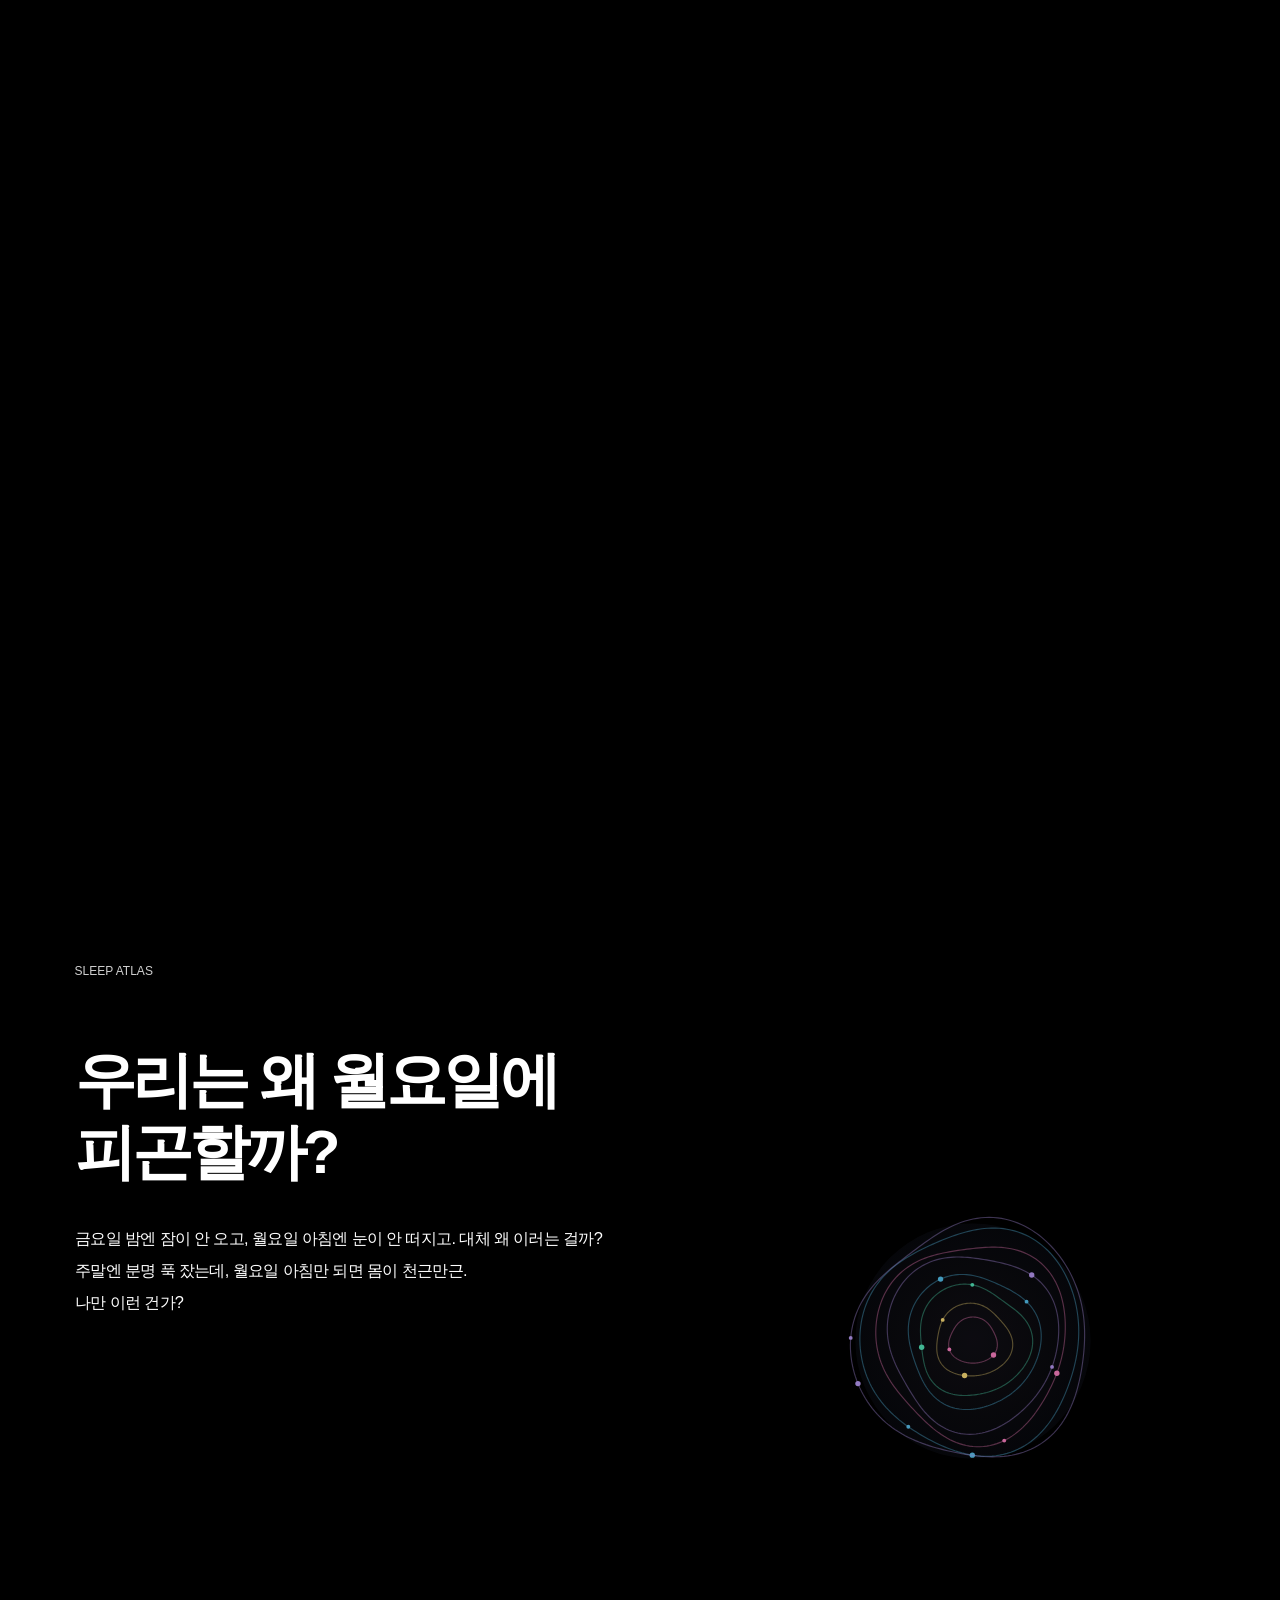
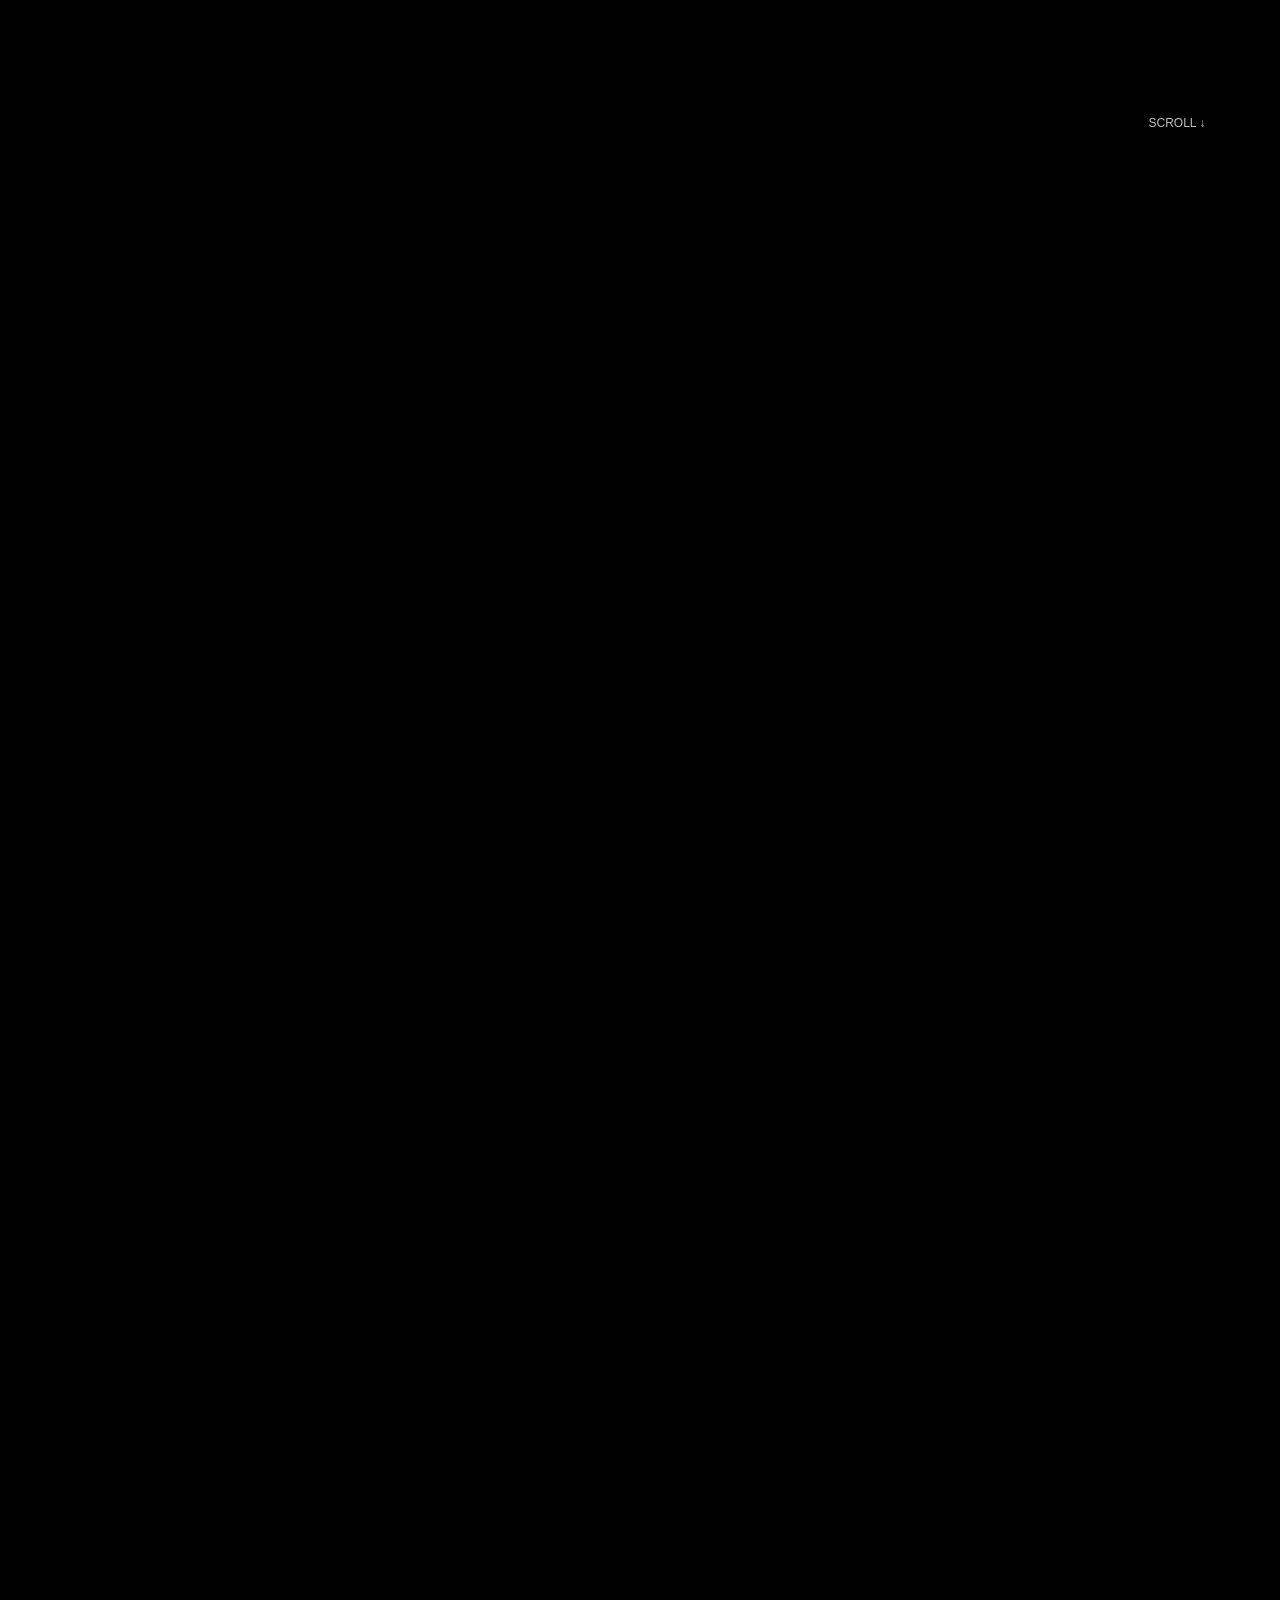
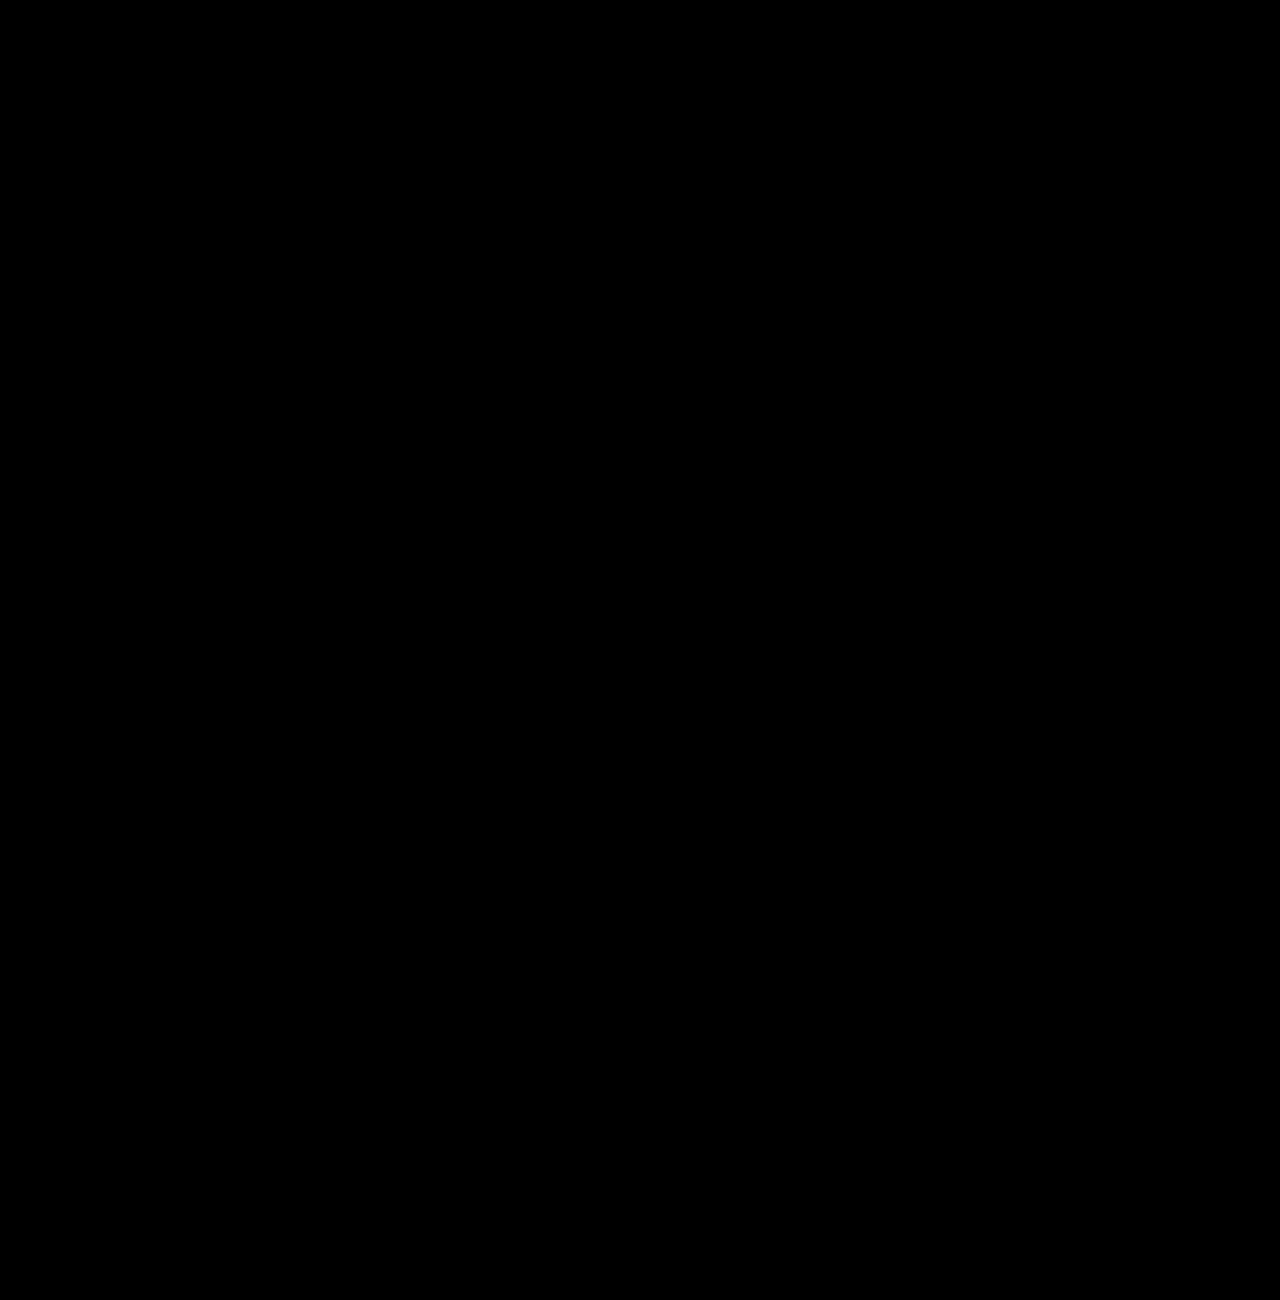
<file: index.html>
<!doctype html>
<html lang="ko">
<head>
<meta charset="utf-8">
<meta name="viewport" content="width=device-width,initial-scale=1">
<title>주말에 몰아자는 것도 게으름일까? - 사회적시차</title>
<meta http-equiv="refresh" content="0; url=main/">
<style>html,body{height:100%;margin:0;background:#000;color:#fff;font:14px 'Noto Sans KR',sans-serif;display:grid;place-items:center}a{color:#b69cff}</style>
</head>
<body>
<p><a href="main/">Social Jetlag</a>로 이동합니다.</p>
<script>location.replace('main/');</script>
</body>
</html>
</file>
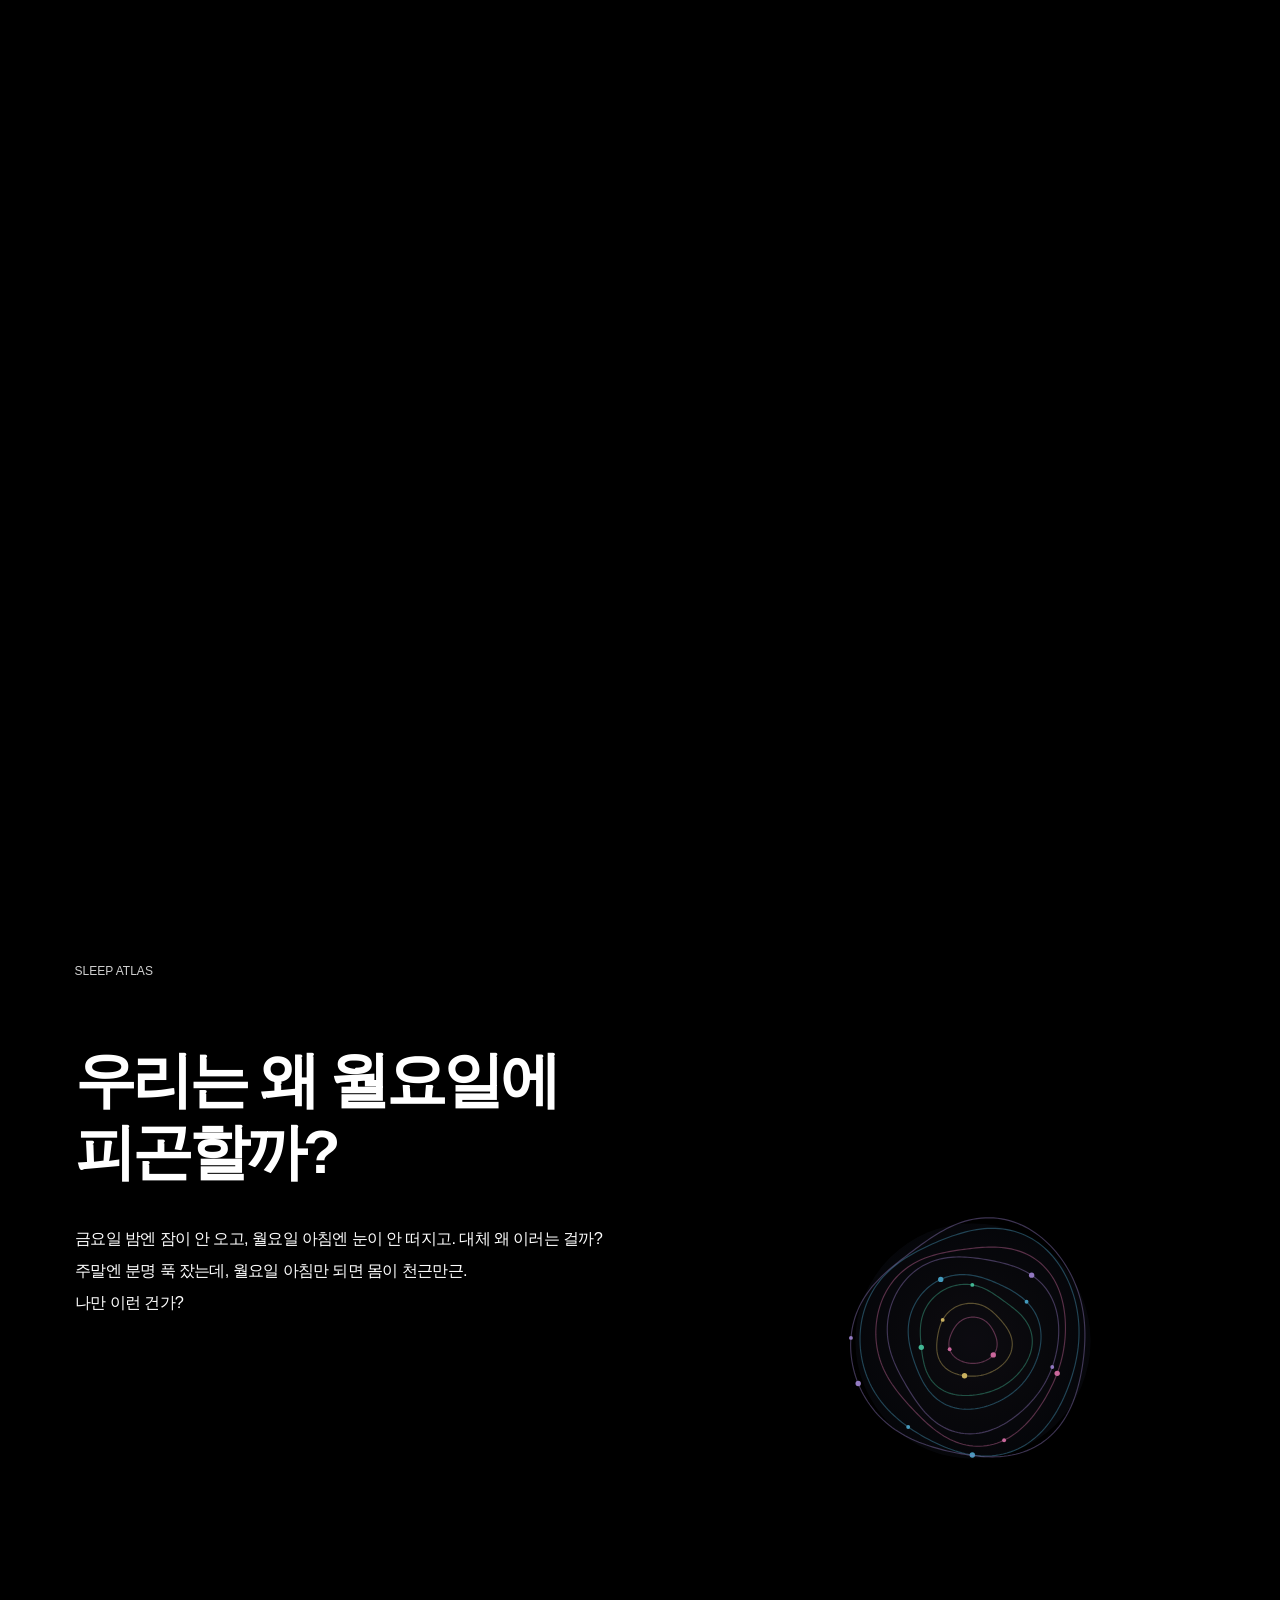
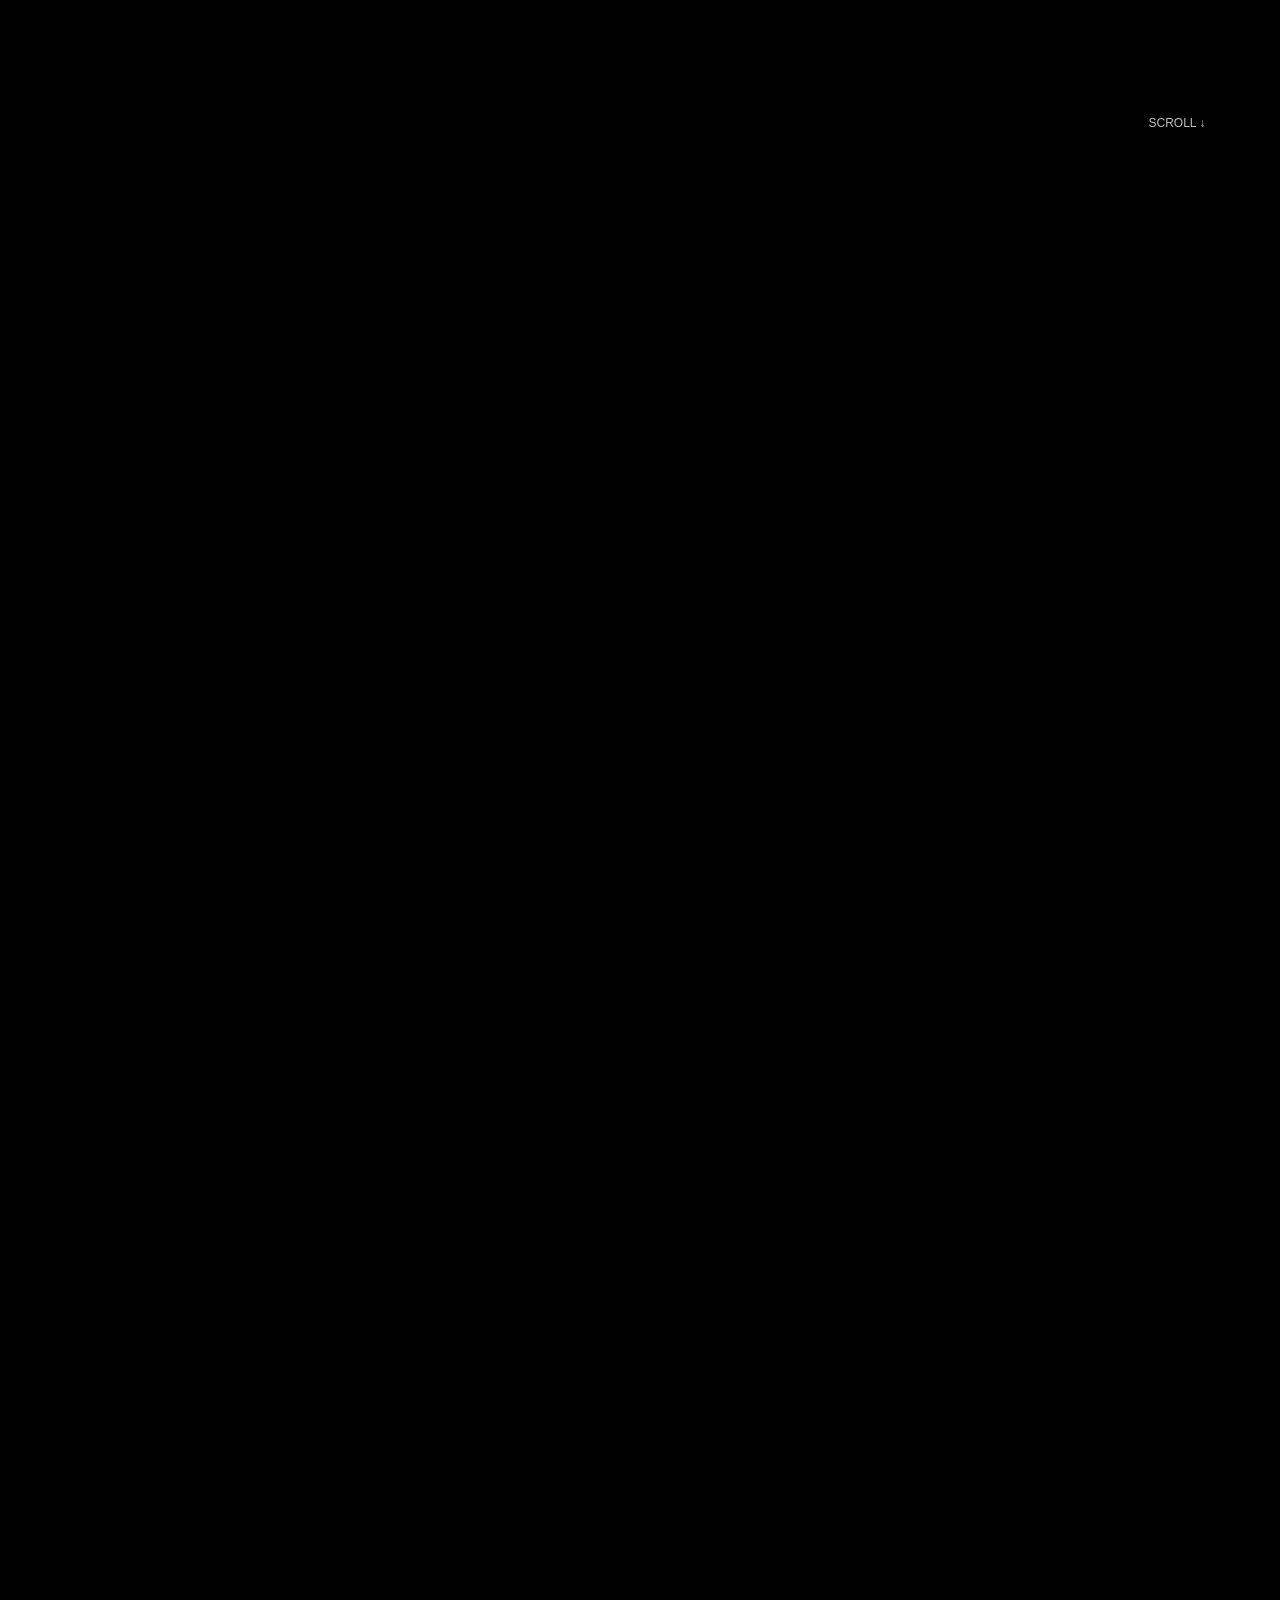
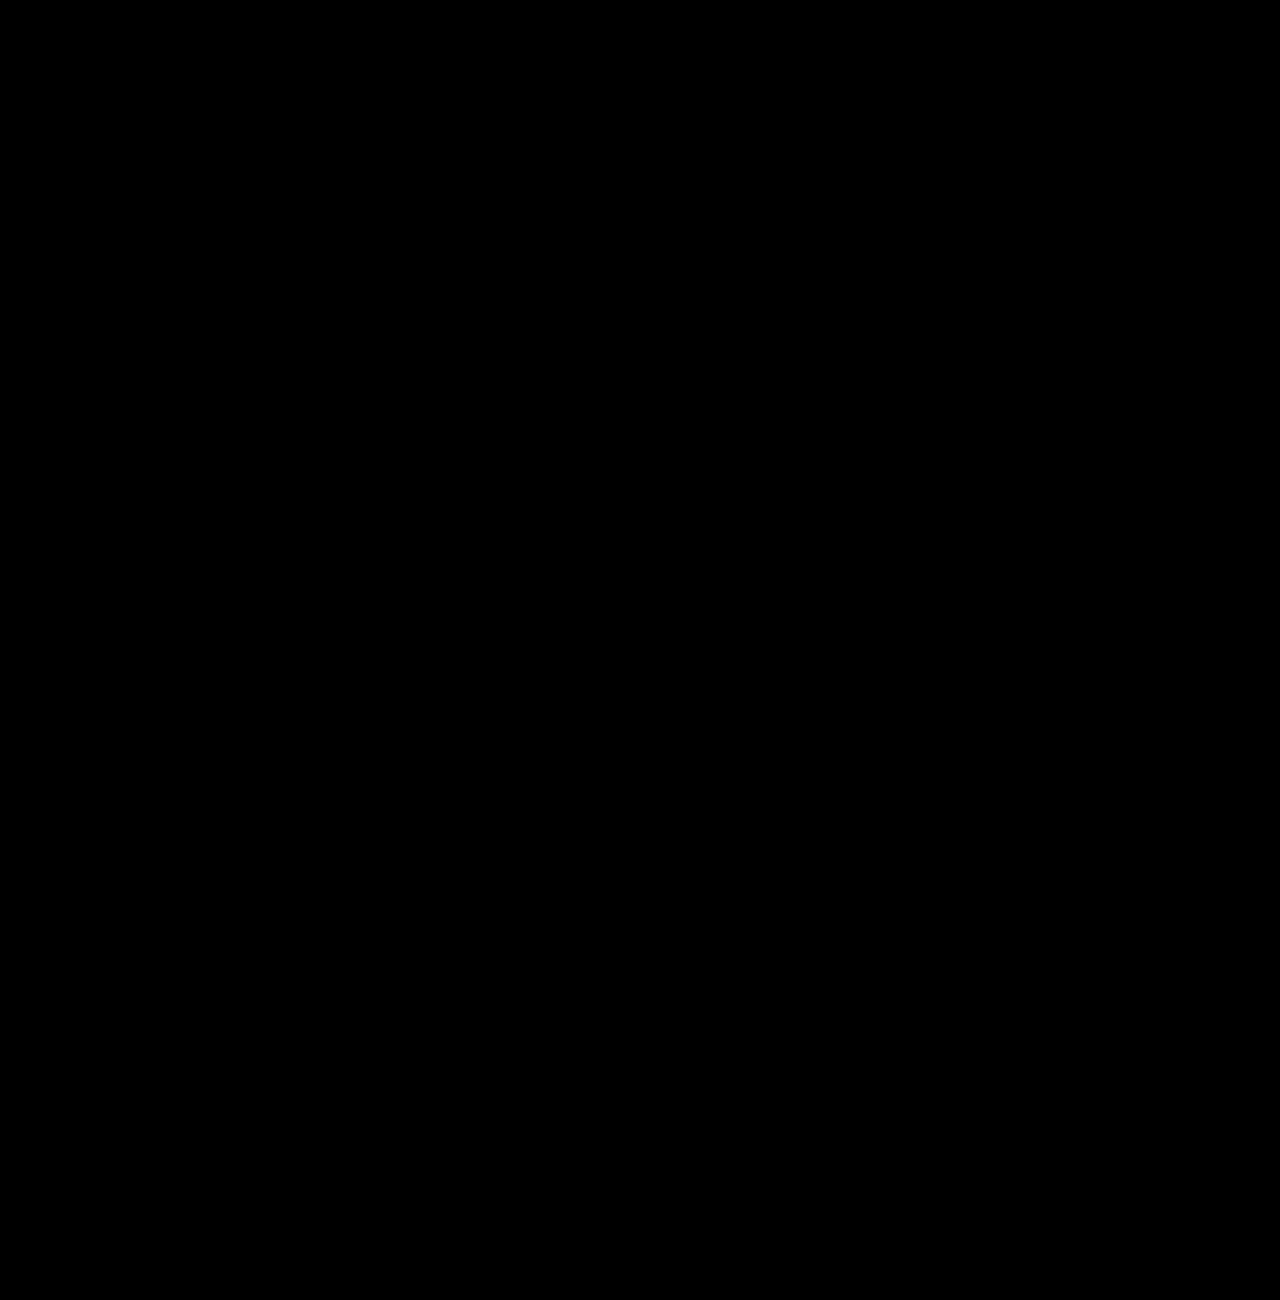
<file: main/index.html>
<!doctype html>
<html lang="ko">
<head>
  <meta charset="utf-8">
  <meta name="viewport" content="width=device-width, initial-scale=1">
  <meta name="description" content="평일과 주말 사이, 우리 몸이 겪는 사회적 시차를 살펴봅니다.">
  <meta name="theme-color" content="#000000">
  <title>주말에 몰아자는 것도 게으름일까? - 사회적시차</title>
  <style>
    :root{color-scheme:dark;--ink:#fff;--line:#363636;--muted:#bfbfbf;--gutter:clamp(1.25rem,6vw,7rem);--orbit-size:clamp(122px,24vw,360px)}
    *{box-sizing:border-box}
    html{scroll-behavior:smooth}
    body{margin:0;background:#000;color:var(--ink);font-family:Geist,Inter,"Pretendard","Noto Sans KR","Malgun Gothic",sans-serif;word-break:keep-all;overflow-wrap:break-word;overflow-x:clip}
    a{color:inherit}
    a:focus-visible{outline:2px solid #fff;outline-offset:6px}
    main{position:relative;z-index:1}
    .intro-orbit{
      position:fixed;left:76%;top:49%;z-index:0;
      width:min(21vw,37svh);aspect-ratio:1;pointer-events:none;
      transform:translate(-50%,-50%);
      opacity:.85
    }
    .intro-orbit svg{
      display:block;width:100%;height:100%;overflow:visible
    }
    .orbit-ring{
      opacity:0;transition:opacity .42s ease;
      transform-box:view-box;transform-origin:50% 50%;
      animation:orbit-spin var(--orbit-period,32s) linear infinite
    }
    .orbit-ring:nth-child(even){animation-direction:reverse}
    .orbit-ring.is-visible,.intro-leaving .orbit-ring{opacity:1}
    .orbit-track,.orbit-extra{fill:none;stroke:currentColor;stroke-width:1.15;vector-effect:non-scaling-stroke}
    .orbit-track{fill:none;stroke-opacity:.42}
    .globe-reveal{position:fixed;inset:0;width:100%;height:100%;border:0;background:#000;z-index:9;visibility:hidden;clip-path:circle(0 at 50% 50%)}
    .intro-leaving .intro-fixed-brand,.intro-leaving .intro-fixed-scroll{opacity:0;pointer-events:none}
    .intro-leaving .intro-orbit{z-index:10}
    .globe-entered .intro-orbit{display:none}
    .orbit-dot{fill:currentColor}
    .orbit-extra{
      color:#fff;transform-box:view-box;transform-origin:50% 50%;
      animation:orbit-burst .46s cubic-bezier(.13,.72,.27,1) both;
      animation-delay:var(--ring-delay)
    }
    .orbit-exit{height:32svh}
    .orbit-exit[hidden]{display:none}
    .orbit-scroll-hint{font-size:.77rem;color:var(--muted);margin:1rem 0 0}
    .intro-leaving main{opacity:0;transition:opacity .24s ease;pointer-events:none}
    @keyframes orbit-burst{
      0%{transform:scale(var(--ring-start));opacity:0}
      24%{opacity:.78}
      100%{transform:scale(1);opacity:.18}
    }
    @keyframes orbit-spin{to{transform:rotate(360deg)}}
    .hero,.chapter,.outro{padding-inline:var(--gutter)}
    .hero-sequence{height:230svh}
    .hero{--shift:0px;position:sticky;top:0;height:100svh;display:grid;grid-template-rows:auto auto 1fr;padding-inline:5.83%;padding-block:7.1svh;overflow:hidden}
    .hero-copy{grid-column:1;grid-row:2;will-change:transform,opacity}
    .hero-question{opacity:0;transform:translateY(80px);pointer-events:none}
    .hero-question h2{margin:0;font-size:clamp(2rem,4.8vw,4.3rem);font-weight:600;letter-spacing:-.065em;line-height:1.18}
    .hero-question p{margin:3.8svh 0 0;font-size:clamp(.85rem,1.28vw,1.15rem);line-height:1.95;letter-spacing:-.04em}
    .hero-question p span{display:block}
    .hero .hero-footer{grid-column:1;grid-row:3}
    body,body *{font-family:'Apple SD Gothic Neo','Malgun Gothic',sans-serif!important}
    .step-intro{scroll-behavior:auto}
    .step-intro .hero-sequence{height:500svh}
    .step-intro .hero{position:fixed;inset:0}
    .step-intro .hero.is-hidden{visibility:hidden;pointer-events:none}
    .step-intro .chapter,.step-intro .outro{display:none;position:fixed;inset:0;min-height:0;height:100svh;overflow-y:auto;border:0;padding-top:16svh;padding-bottom:9svh}
    .step-intro .chapter.is-step-active{display:grid;animation:step-pop .36s cubic-bezier(.18,.82,.25,1) both}
    .step-intro .outro.is-step-active{display:flex;align-items:center;justify-content:flex-start;padding:5svh 5.83%;text-align:left;animation:step-pop .36s cubic-bezier(.18,.82,.25,1) both}
    .step-intro .hero-copy.is-pop{animation:step-pop .36s cubic-bezier(.18,.82,.25,1) both}
    .step-intro .is-step-active .reveal{opacity:1;transform:none;animation:none}
    .step-intro .orbit-exit{display:none}
    .step-intro .hero .brand{visibility:hidden}
    .step-intro .hero .scroll-link,.step-intro .definition-brand,.step-intro .definition-scroll{display:none}
    .intro-fixed-brand{position:fixed;z-index:8;top:7.1svh;left:5.83%;font-size:12px;font-weight:400;color:#d0d0d0;pointer-events:none}
    .intro-fixed-scroll{position:fixed;z-index:8;right:5.83%;bottom:6.1svh;min-height:44px;padding:10px 0;background:none;border:0;color:#bfbfbf;font-size:12px;cursor:pointer}
    @keyframes step-pop{from{opacity:0;translate:0 45px}to{opacity:1;translate:0 0}}
    .step-intro .journal-page.is-step-active{display:block;padding:16svh 5.83% 9svh}
    .step-intro .journal-page.is-step-active{align-content:start;padding-top:calc(14.2svh + 16.2px)}
    .journal-page .definition-brand{position:absolute;top:7.1svh;left:5.83%;font-size:12px;color:#d0d0d0}
    .chapter.journal-page h2{margin:0 0 4.8svh;font-size:clamp(1.5rem,3.07vw,2.76rem);font-weight:600;letter-spacing:-.055em;line-height:1.23}
    .journal-page .chapter-body{max-width:760px}
    .chapter.journal-page p{color:#fff;font-size:clamp(.8rem,1.28vw,1.15rem);line-height:1.6;letter-spacing:-.045em;margin:0 0 3.5svh}
    .chapter.journal-page .definition-note{margin-top:5.5svh;font-size:clamp(.72rem,.98vw,.875rem);color:#b3b3b3}
    .journal-page .definition-scroll{position:absolute;right:5.83%;bottom:6.1svh;background:none;border:0;padding:10px 0;color:#bfbfbf;font-size:12px;cursor:pointer}
    @media(prefers-reduced-motion:reduce){.intro-orbit{transition:none}.step-intro .chapter.is-step-active,.step-intro .outro.is-step-active,.step-intro .hero-copy.is-pop{animation:none}}
    .brand,.scroll-link{font:500 .74rem/1.35 "IBM Plex Mono",monospace;letter-spacing:.13em;text-transform:uppercase}
    .brand{font-size:12px;letter-spacing:0;font-weight:400;color:#d0d0d0}
    .hero-copy{margin-top:7.1svh}
    .hero-title{margin:0;font-family:"Malgun Gothic","Noto Sans KR",Arial,sans-serif;font-size:clamp(2rem,5.1vw,4.6rem);font-weight:400;letter-spacing:-.065em;line-height:1.23}
    .title-mask{display:block;overflow:hidden;padding:.08em .15em .15em 0;margin-bottom:-.15em}
    .title-mask:nth-child(2){padding-left:0}
    .hero-subtitle{margin:3.2svh 0 0;font-size:clamp(.95rem,2.05vw,1.85rem);line-height:1.5;letter-spacing:-.06em;font-weight:400}
    .title-word{display:block;width:max-content;transform:translateX(var(--shift))}
    .title-mask:nth-child(2) .title-word{transform:translateX(calc(-1 * var(--shift)))}
    .title-letter{display:inline-block;white-space:pre}
    .motion .title-letter{opacity:0}
    .motion .hero-title.is-visible .title-letter{animation:title-in .9s cubic-bezier(.2,.8,.2,1) calc(var(--letter) * 85ms) both}
    @keyframes title-in{from{translate:0 .65em;opacity:0}to{translate:0 0;opacity:1}}
    .hero-footer{position:relative;align-self:end;padding-bottom:10svh}
    .hero-footer p{margin:0;font-size:clamp(.8rem,1.28vw,1.15rem);letter-spacing:-.045em;color:var(--muted)}
    .hero-footer .scroll-link{position:absolute;right:0;bottom:-1svh;font-size:12px;letter-spacing:0;font-weight:400;color:#bfbfbf}
    .scroll-link{display:inline-flex;align-items:center;gap:.55rem;text-decoration:none;min-height:2.75rem;white-space:nowrap}
    .scroll-link span,.cta span{display:inline-block;transition:transform .25s ease}
    .scroll-link:hover span{transform:translateY(.25rem)}
    .chapter{
      display:grid;grid-template-columns:clamp(9rem,12vw,15rem) minmax(0,1fr);
      gap:clamp(1.5rem,3.5vw,4rem);padding-block:clamp(5rem,13vh,11rem);
      padding-right:calc(18% + var(--orbit-size) / 2 + clamp(12px,2.5vw,40px));
      min-height:82svh;align-content:center;border-top:1px solid var(--line)
    }
    .chapter h2{font-size:clamp(.95rem,1.47vw,1.25rem);letter-spacing:-.035em;margin:.5rem 0 0;font-weight:600}
    .chapter-body{max-width:50rem}
    .chapter p{margin:0 0 1.5em;font-size:clamp(.95rem,1.52vw,1.2rem);line-height:1.85;color:var(--muted);letter-spacing:-.025em}
    .chapter p:last-child{margin-bottom:0}
    .chapter .sentence{display:block}
    .chapter .sentence + .sentence{margin-top:.45em}
    .chapter .lead{font-size:clamp(1.5rem,3.3vw,3.3rem);line-height:1.28;letter-spacing:-.065em;font-weight:650;color:var(--ink);margin-bottom:.8em}
    .chapter strong{color:var(--ink)}
    .shift-study{container-type:inline-size}
    .shift-options{display:grid;grid-template-columns:repeat(3,minmax(0,1fr));gap:4px;margin:1.75rem 0 .9rem}
    .shift-options button{
      border:0;border-bottom:1px solid var(--line);padding:.6rem .2rem;background:transparent;
      color:var(--muted);font:inherit;text-align:left;cursor:pointer
    }
    .shift-options button[aria-pressed=true]{border-color:#a3ead1;color:#d3f5e9;background:#a3ead111}
    .shift-options button:focus-visible{outline:1px solid #fff;outline-offset:2px}
    .shift-options strong,.shift-options span{display:block;font-size:clamp(.64rem,2.5cqw,.95rem);line-height:1.5}
    .shift-options span{font-size:clamp(.58rem,2.2cqw,.76rem)}
    .shift-demo{display:grid;grid-template-columns:minmax(0,1fr);gap:.6rem;align-items:center}
    .shift-clock{width:100%;max-width:250px;justify-self:center}
    .shift-clock text{fill:#aaa;font:11px monospace;text-anchor:middle}
    .shift-clock .track{fill:none;stroke:#ffffff21;stroke-width:8}
    .shift-clock .sleep-arc{fill:none;stroke:currentColor;stroke-width:8;stroke-linecap:round;stroke-dasharray:480 960}
    .shift-clock .midpoint{fill:currentColor;stroke:#000;stroke-width:2}
    .shift-clock .clock-day{transform-box:view-box;transform-origin:center;transform:rotate(var(--clock-angle));transition:transform .65s cubic-bezier(.22,.68,.28,1)}
    .shift-weekday{color:#a3ead1}
    .shift-weekend{color:#fff}
    .shift-reading{min-width:0}
    .chapter .shift-label,.chapter .shift-note{font-size:.75rem;line-height:1.55;margin:.65rem 0;color:var(--muted)}
    .shift-result{display:block;color:#d3f5e9;font-size:clamp(1.7rem,8cqw,3.5rem);line-height:1;font-weight:700;letter-spacing:-.04em}
    .shift-times{display:grid;gap:.48rem;margin:.85rem 0}
    .shift-times div{display:flex;flex-wrap:wrap;gap:.2rem .55rem;align-items:baseline}
    .shift-times dt,.shift-times dd{margin:0;font-size:.76rem;line-height:1.4}
    .shift-times dd{font-variant-numeric:tabular-nums}
    @container (min-width:430px){
      .shift-demo{grid-template-columns:minmax(0,1.2fr) minmax(0,1fr);gap:1rem}
    }
    .outro{min-height:64svh;display:grid;place-items:center;text-align:center;border-top:1px solid var(--line);padding-block:5rem}
    .outro h2{font-size:clamp(1.8rem,4.45vw,4rem);font-weight:750;line-height:1.3;letter-spacing:-.06em;max-width:24em;margin:0 0 clamp(2rem,5.7vh,3.2rem)}
    .cta{display:inline-flex;align-items:center;gap:.35rem;border:1px solid #fff;border-radius:99px;padding:1rem 1.7rem;background:#fff;color:#000;font-size:14px;font-weight:650;text-decoration:none;transition:background .25s,color .25s}
    .cta:hover{background:#bce8d8;border-color:#bce8d8;color:#000}
    .cta:hover span{transform:translateY(.25rem)}
    .motion .reveal{opacity:0;transform:translateY(2.7rem)}
    .motion .reveal.is-visible{opacity:1;transform:none;transition:opacity 1.15s ease,transform 1.45s cubic-bezier(.22,.68,.28,1)}
    .motion .chapter-body .reveal.is-visible{transition-delay:var(--sentence-delay,0ms)}
    .motion .reveal:focus-within{opacity:1;transform:none;transition:none}
    @media(max-width:900px){
      .chapter{grid-template-columns:1fr;gap:1.65rem;min-height:auto}
      .chapter h2{margin:0}
    }
    @media(max-width:650px){
      :root{--orbit-size:clamp(112px,36vw,180px)}
      .hero-title{font-size:clamp(1.4rem,5.1vw,2.3rem)}
      .title-mask:nth-child(2){padding-left:0}
      .hero-footer{gap:.5rem}
      .hero-footer p{font-size:.76rem}
    }
    @media(prefers-reduced-motion:reduce){
      html{scroll-behavior:auto}
      *,*::before,*::after{animation:none!important;transition:none!important}
      .motion .reveal,.motion .title-letter{opacity:1;transform:none}
    }
  </style>
</head>
<body>
  <div class="intro-orbit" aria-hidden="true">
    <svg viewBox="0 0 320 320" focusable="false">
      <g class="orbit-ring is-visible" style="color:#ee79b8;--orbit-period:17s">
        <circle class="orbit-track" cx="160" cy="160" r="28"/><circle class="orbit-dot" cx="183.11" cy="175.81" r="3.2"/><circle class="orbit-dot" cx="133.62" cy="169.38" r="2.3"/>
      </g>
      <g class="orbit-ring is-visible" style="color:#edcf70;--orbit-period:26s">
        <circle class="orbit-track" cx="160" cy="160" r="44"/><circle class="orbit-dot" cx="149.58" cy="202.75" r="3.2"/><circle class="orbit-dot" cx="123.90" cy="134.85" r="2.3"/>
      </g>
      <g class="orbit-ring is-visible" style="color:#4ed6ad;--orbit-period:21s">
        <circle class="orbit-track" cx="160" cy="160" r="66"/><circle class="orbit-dot" cx="94.49" cy="168.01" r="3.2"/><circle class="orbit-dot" cx="159.18" cy="94.01" r="2.3"/>
      </g>
      <g class="orbit-ring is-visible" style="color:#4fb5de;--orbit-period:39s">
        <circle class="orbit-track" cx="160" cy="160" r="79"/><circle class="orbit-dot" cx="123.35" cy="90.01" r="3.2"/><circle class="orbit-dot" cx="223.69" cy="113.25" r="2.3"/>
      </g>
      <g class="orbit-ring is-visible" style="color:#ac8ee3;--orbit-period:32s">
        <circle class="orbit-track" cx="160" cy="160" r="103"/><circle class="orbit-dot" cx="228.50" cy="83.08" r="3.2"/><circle class="orbit-dot" cx="257.87" cy="192.09" r="2.3"/>
      </g>
      <g class="orbit-ring" style="color:#ed79b7;--orbit-period:45s">
        <circle class="orbit-track" cx="160" cy="160" r="115"/><circle class="orbit-dot" cx="267.35" cy="201.24" r="3.2"/><circle class="orbit-dot" cx="194.42" cy="269.73" r="2.3"/>
      </g>
      <g class="orbit-ring" style="color:#55b6df;--orbit-period:37s">
        <circle class="orbit-track" cx="160" cy="160" r="132"/><circle class="orbit-dot" cx="159.21" cy="292.00" r="3.2"/><circle class="orbit-dot" cx="80.53" cy="265.40" r="2.3"/>
      </g>
      <g class="orbit-ring" style="color:#ad91e5;--orbit-period:52s">
        <circle class="orbit-track" cx="160" cy="160" r="140"/><circle class="orbit-dot" cx="28.72" cy="208.63" r="3.2"/><circle class="orbit-dot" cx="20.04" cy="156.47" r="2.3"/>
      </g>
      <g class="orbit-ring" style="color:#e9cb6b;--orbit-period:46s">
        <circle class="orbit-track" cx="160" cy="160" r="151"/><circle class="orbit-dot" cx="60.94" cy="46.04" r="3.2"/><circle class="orbit-dot" cx="75.29" cy="35.00" r="2.3"/>
      </g>
    </svg>
  </div>
  <span class="intro-fixed-brand">SLEEP ATLAS</span>
  <button class="intro-fixed-scroll" type="button" aria-label="다음 화면으로 스크롤">SCROLL ↓</button>
  <main>
    <div class="hero-sequence">
    <header class="hero">
      <div class="brand">Sleep Atlas</div>
      <div class="hero-copy hero-cover">
      <h1 class="hero-title" aria-label="주말에 몰아자는 것도 게으름일까?">
        <span class="title-mask" aria-hidden="true"><span class="title-word">주말에 몰아자는 것도</span></span>
        <span class="title-mask" aria-hidden="true"><span class="title-word">게으름일까?</span></span>
      </h1>
      <p class="hero-subtitle">사회적 시차로 알아보는 현대인의 수면 패턴</p>
      </div>
      <div class="hero-copy hero-question" aria-hidden="true" inert>
        <h2>우리는 왜 월요일에<br>피곤할까?</h2>
        <p><span>금요일 밤엔 잠이 안 오고, 월요일 아침엔 눈이 안 떠지고. 대체 왜 이러는 걸까?</span><span>주말엔 분명 푹 잤는데, 월요일 아침만 되면 몸이 천근만근.</span><span>나만 이런 건가?</span></p>
      </div>
      <div class="hero-footer">
        <p>평일과 주말 사이, 몸이 겪는 시차</p>
        <a class="scroll-link" href="#definition" aria-label="스크롤해서 사회적 시차 읽기">Scroll <span aria-hidden="true">↓</span></a>
      </div>
    </header>
    </div>

    <section class="chapter journal-page" id="definition" aria-labelledby="definition-title">
      <span class="definition-brand">SLEEP ATLAS</span>
      <h2 id="definition-title">비행기를 타지 않아도<br>우리 몸은 매주 시차를 겪습니다</h2>
      <div class="chapter-body">
        <p>월요일 아침 알람에 맞춰 일어나고, 금요일 밤에는 늦게 자고, 주말에는 늦잠을 잡니다<br>이것을 <strong>사회적 시차(Social Jetlag)</strong>라고 부릅니다.</p>
        <p>사회적 시차란 몸이 원하는 수면 리듬과 학교·직장이 정한 시간표가 어긋나면서 생기는 시차입니다.<br>시간생물학자 틸 뢰네베르크 연구팀이 2006년에 처음으로 이 개념을 제안했으며<br>쉬는 날과 일하는 날의 수면 중간 시각의 차이를 측정합니다.</p>
        <p class="definition-note">수면 중간 시각: 취침 시각과 기상 시각의 가운데 지점</p>
      </div>
      <button class="definition-scroll" type="button">SCROLL ↓</button>
    </section>


    <section class="chapter journal-page" aria-labelledby="background-title">
      <span class="definition-brand">SLEEP ATLAS</span>
      <h2 id="background-title">구를 돌리며<br>우리의 수면 패턴을 탐색해 보세요</h2>
      <div class="chapter-body">
        <p>구 위의 군집은 연령대를, 원의 넓이는 응답자 규모를 나타냅니다.<br>마우스나 손가락으로 구를 드래그해 돌리고, 스크롤로 확대해 보세요.</p>
        <p>관심 있는 연령대의 군집을 누르면 평일과 주말의 수면 시차 지형이 열립니다.<br>지형을 좌우·위로 드래그하면 측면과 탑뷰로 바뀝니다.<br>블록을 누르면 그 연령대의 직업별 수면 시차를 비교할 수 있습니다.</p>
        <p class="definition-note">내 수면도 궁금하다면, 구 옆 설명의 ‘나는 어디에 위치할까?’에서 직접 입력해 보세요.</p>
      </div>
      <button class="definition-scroll" type="button">SCROLL ↓</button>
    </section>

    <section class="outro" aria-labelledby="outro-title">
      <div class="reveal">
        <h2 id="outro-title">평일과 주말의<br>사회적 시차를 살펴보세요.</h2>
        <a class="cta" href="atlas.html">시각화 보러가기 <span aria-hidden="true">↓</span></a>
        <p class="orbit-scroll-hint" hidden>더 내리면 시각화로 이어집니다 ↓</p>
      </div>
    </section>
    <div class="orbit-exit" aria-hidden="true" hidden></div>
  </main>
  <script>
    const reducedMotion = matchMedia('(prefers-reduced-motion: reduce)');
    if (!reducedMotion.matches) {
      let letterIndex = 0;
      for (const word of document.querySelectorAll('.title-word')) {
        const letters = Array.from(word.textContent, character => {
          const letter = document.createElement('span');
          letter.className = 'title-letter';
          letter.style.setProperty('--letter', letterIndex++);
          letter.textContent = character;
          return letter;
        });
        word.replaceChildren(...letters);
      }

      const title = document.querySelector('.hero-title');
      const reveals = Array.from(document.querySelectorAll('.reveal'));
      const sentences = new Set(document.querySelectorAll('.chapter-body .reveal'));
      let frame = 0;
      let nextSentenceStart = 0;

      function updateMotion() {
        frame = 0;
        const height = window.innerHeight;
        const titleBounds = title.getBoundingClientRect();
        const revealBounds = reveals.map(element => element.getBoundingClientRect());
        const now = performance.now();
        title.classList.toggle('is-visible', titleBounds.bottom > 0 && titleBounds.top < height);
        reveals.forEach((element, index) => {
          const bounds = revealBounds[index];
          if (bounds.top >= height) {
            element.classList.remove('is-visible');
          } else if (bounds.top < height * 0.92 && bounds.bottom > 0 && !element.classList.contains('is-visible')) {
            if (sentences.has(element)) {
              const start = Math.max(now, nextSentenceStart);
              element.style.setProperty('--sentence-delay', `${start - now}ms`);
              nextSentenceStart = start + 180;
            }
            element.classList.add('is-visible');
          }
        });
      }

      function scheduleMotion() {
        if (!frame) frame = requestAnimationFrame(updateMotion);
      }

      document.documentElement.classList.add('motion');
      window.addEventListener('scroll', scheduleMotion, { passive: true });
      window.addEventListener('resize', scheduleMotion);
      window.addEventListener('pageshow', scheduleMotion);
      updateMotion();
    }

    const hero = document.querySelector('.hero');

    const heroCover = document.querySelector('.hero-cover');
    const heroQuestion = document.querySelector('.hero-question');
    const heroFooterText = hero.querySelector('.hero-footer p');
    const pages = [...document.querySelectorAll('.chapter'), document.querySelector('.outro')];
    let currentStep = -1;
    let lockedUntil = 0;
    let wheelAt = 0;
    let wheelPeak = 0;
    let touchStart = null;
    document.documentElement.classList.add('step-intro');
    let transitioning = false;
    async function updateStep() {
      if (!innerHeight) return;
      const next = Math.max(0, Math.min(4, Math.round(scrollY / innerHeight)));
      if (next === currentStep || transitioning) return;
      const oldStep = currentStep;
      const outgoing = oldStep < 2 ? (oldStep === 0 ? heroCover : heroQuestion) : pages[oldStep - 2];
      const incoming = next < 2 ? (next === 0 ? heroCover : heroQuestion) : pages[next - 2];

      transitioning = true;
      if (oldStep >= 0 && !reducedMotion.matches && outgoing.animate) {
        outgoing.style.animation = 'none';
        const exitMotion = outgoing.animate(
          [{opacity:1,transform:'translateY(0)'},{opacity:0,transform:'translateY(-12px)'}],
          {duration:170,easing:'cubic-bezier(.4,0,.6,1)',fill:'forwards'});
        await Promise.race([exitMotion.finished.catch(() => {}), new Promise(r => setTimeout(r, 260))]);
        exitMotion.cancel();
      }
      currentStep = next;
      window.dispatchEvent(new CustomEvent('introstep',{detail:next}));
      hero.classList.toggle('is-hidden', next > 1);
      heroCover.style.opacity = next === 0 ? 1 : 0;
      heroCover.style.transform = 'none';
      heroCover.inert = next !== 0;
      heroCover.setAttribute('aria-hidden', String(next !== 0));
      heroQuestion.style.opacity = next === 1 ? 1 : 0;
      heroQuestion.style.transform = 'none';
      heroQuestion.inert = next !== 1;
      heroQuestion.setAttribute('aria-hidden', String(next !== 1));
      heroCover.classList.toggle('is-pop', next === 0);
      heroQuestion.classList.toggle('is-pop', next === 1);
      heroFooterText.style.opacity = next === 0 ? 1 : 0;
      pages.forEach((page, index) => {
        page.classList.toggle('is-step-active', next === index + 2);
        page.inert = next !== index + 2;
      });
      incoming.style.animation = 'none';

      if (oldStep >= 0 && !reducedMotion.matches) {
        const enterMotion = incoming.animate(
          [{opacity:0,transform:'translateY(32px)'},{opacity:1,transform:'translateY(0)'}],
          {duration:460,easing:'cubic-bezier(.22,.68,.28,1)',fill:'backwards'});
        await Promise.race([enterMotion.finished.catch(() => {}), new Promise(r => setTimeout(r, 560))]);
      }
      transitioning = false;
    }
    function advanceStep(direction) {
      if (transitioning || performance.now() < lockedUntil) return;
      const next = Math.max(0, Math.min(4, currentStep + direction));
      if (next === currentStep) {
        if (direction > 0 && currentStep === 4) document.querySelector('.cta').click();
        return;
      }
      lockedUntil = performance.now() + 650;
      window.scrollTo({top: next * innerHeight, behavior:'instant'});
      updateStep();
    }
    addEventListener('wheel', event => {
      if (document.body.classList.contains('intro-leaving')) return;
      if (event.ctrlKey || Math.abs(event.deltaY) < 2) return;
      const now = performance.now();
      const magnitude = Math.abs(event.deltaY);
      // A fresh flick after a pause, or a clearly stronger wheel tick, starts a new page turn;
      // the decaying tail of trackpad inertia does not.
      const continuing = now - wheelAt < 120 && magnitude <= wheelPeak * 1.5;
      if (!continuing) wheelPeak = magnitude;
      else wheelPeak = Math.max(wheelPeak * .9, magnitude);
      wheelAt = now;
      const active = pages[currentStep - 2];
      if (active && active.scrollHeight > active.clientHeight + 2) {
        const canScroll = event.deltaY > 0
          ? active.scrollTop + active.clientHeight < active.scrollHeight - 2
          : active.scrollTop > 2;
        if (canScroll) return;
      }
      event.preventDefault();
      if (!continuing) advanceStep(event.deltaY > 0 ? 1 : -1);
    }, {passive:false});
    addEventListener('touchstart', event => { touchStart = event.touches[0].clientY; }, {passive:true});
    addEventListener('touchmove', event => {
      const active = pages[currentStep - 2];
      if (!active || active.scrollHeight <= active.clientHeight + 2) event.preventDefault();
    }, {passive:false});
    addEventListener('touchend', event => {
      if (touchStart === null) return;
      const distance = touchStart - event.changedTouches[0].clientY;
      touchStart = null;
      if (Math.abs(distance) > 35) advanceStep(distance > 0 ? 1 : -1);
    }, {passive:true});
    addEventListener('keydown', event => {
      if (document.body.classList.contains('intro-leaving')) return;
      if (event.target.closest('button,input,select,textarea,a')) return;
      if (['ArrowDown','PageDown',' ','ArrowUp','PageUp'].includes(event.key)) {
        event.preventDefault();
        advanceStep(['ArrowUp','PageUp'].includes(event.key) ? -1 : 1);
      }
    });
    addEventListener('scroll', updateStep, {passive:true});
    addEventListener('resize', () => window.scrollTo({top:Math.max(0,currentStep) * innerHeight,behavior:'instant'}));
    addEventListener('pageshow', updateStep);
    hero.querySelector('.scroll-link').addEventListener('click', event => {
      event.preventDefault();
      advanceStep(1);
    });
    updateStep();
    document.querySelectorAll('.definition-scroll').forEach(button => button.addEventListener('click', () => advanceStep(1)));
    document.querySelector('.intro-fixed-scroll').addEventListener('click', () => advanceStep(1));
    if (matchMedia('(pointer: fine)').matches) {
      hero.addEventListener('pointermove', event => {
        if (reducedMotion.matches) return;
        const position = event.clientX / hero.clientWidth - 0.5;
        hero.style.setProperty('--shift', `${position * 30}px`);
      });
      hero.addEventListener('pointerleave', () => hero.style.removeProperty('--shift'));
    }

    (() => {
      const orbit = document.querySelector('.intro-orbit');
      const orbitGraphic = orbit.querySelector('svg');
      const svgNamespace = 'http://www.w3.org/2000/svg';
      orbitGraphic.setAttribute('viewBox','0 0 320 320');
      const palette = ['#ee79b8','#edcf70','#4ed6ad','#4fb5de','#ac8ee3','#ed79b7'];
      for (let index = 0; index < 9; index++) {
        const ring = document.createElementNS(svgNamespace,'g');
        ring.setAttribute('class','orbit-ring');
        ring.style.color = palette[index % palette.length];
        ring.style.setProperty('--orbit-period',(33 + index * 3) + 's');
        const radius = 168 + index * 17;
        const track = document.createElementNS(svgNamespace,'circle');
        track.setAttribute('class','orbit-track');
        track.setAttribute('r',radius);
        ring.append(track);
        for (let dotIndex = 0; dotIndex < 3; dotIndex++) {
          const dot = document.createElementNS(svgNamespace,'circle');
          const angle = index * .71 + dotIndex * 2.1;
          dot.setAttribute('class','orbit-dot');
          dot.setAttribute('cx',160 + radius * Math.cos(angle));
          dot.setAttribute('cy',160 + radius * Math.sin(angle));
          dot.setAttribute('r',dotIndex ? 1.8 : 2.8);
          ring.append(dot);
        }
        orbitGraphic.append(ring);
      }
      const rings = [...orbitGraphic.querySelectorAll('.orbit-ring')];
      const defs = document.createElementNS(svgNamespace,'defs');
      defs.innerHTML = '<radialGradient id="orbit-tint"><stop offset="0" stop-color="#9c8ac5" stop-opacity=".10"/><stop offset=".52" stop-color="#596b9b" stop-opacity=".065"/><stop offset="1" stop-color="#4a3768" stop-opacity=".015"/></radialGradient><clipPath id="orbit-tint-clip"><circle cx="160" cy="160" r="103"/></clipPath>';
      const tint = document.createElementNS(svgNamespace,'circle');
      tint.setAttribute('cx','160');
      tint.setAttribute('cy','160');
      tint.setAttribute('r','330');
      tint.setAttribute('fill','url(#orbit-tint)');
      tint.setAttribute('clip-path','url(#orbit-tint-clip)');
      orbitGraphic.prepend(tint);
      orbitGraphic.prepend(defs);
      const tintClip = defs.querySelector('clipPath circle');

      const outlines = rings.map(ring => {
        const circle = ring.querySelector('.orbit-track');
        const radius = Number(circle.getAttribute('r'));
        const path = document.createElementNS(svgNamespace,'path');
        path.setAttribute('class','orbit-track');
        const exact = `M${160 + radius} 160 a${radius} ${radius} 0 1 0 ${-2 * radius} 0 a${radius} ${radius} 0 1 0 ${2 * radius} 0`;
        path.setAttribute('d',exact);
        circle.replaceWith(path);
        const dots = [...ring.querySelectorAll('.orbit-dot')].map(dot => ({
          dot, angle:Math.atan2(Number(dot.getAttribute('cy'))-160,Number(dot.getAttribute('cx'))-160)
        }));
        return {path,radius,exact,dots};
      });
      const exit = document.querySelector('.orbit-exit');
      const link = document.querySelector('.cta');
      const hint = document.querySelector('.orbit-scroll-hint');
      let frame = 0;
      let leaving = false;
      let lastY = window.scrollY;
      let expansion;
      let ripple = 0;
      let velocity = 0;
      let previousFrame = 0;
      function shapeOrbits(progress) {
        const phase = 0;
        outlines.forEach(({path,radius,dots},index) => {
          const amount = radius * (.075 + .012 * (index % 3)) + ripple / 19 * Math.min(3.6,radius * .1);
          function position(angle) {
            const wave = .62 * Math.sin(3 * angle + phase + index * .73)
              + .25 * Math.cos(2 * angle - index * .64)
              + .13 * Math.sin(5 * angle + index * 1.3);
            const distance = radius + amount * wave;
            return [160 + distance * Math.cos(angle),160 + distance * Math.sin(angle)];
          }
          const points = Array.from({length:192},(_,i) => position(i * Math.PI / 96).map(value => value.toFixed(2)).join(' '));
          path.setAttribute('d','M' + points.join('L') + 'Z');
          for (const {dot,angle} of dots) {
            const [x,y] = position(angle);
            dot.setAttribute('cx',x.toFixed(2));
            dot.setAttribute('cy',y.toFixed(2));
          }
        });
      }

      exit.hidden = false;
      hint.hidden = false;


      let globeFrame = null;
      let globeReady = null;
      function prepareGlobe() {
        if (globeFrame) return;
        globeFrame = document.createElement('iframe');
        globeFrame.className = 'globe-reveal';
        globeFrame.title = '수면 데이터 구 탐색';
        globeReady = new Promise(resolve => globeFrame.addEventListener('load',resolve,{once:true}));
        globeFrame.src = link.href + '?orbit-reveal=1';
        document.body.append(globeFrame);
      }
      window.addEventListener('introstep', event => {
        if (event.detail >= 2) prepareGlobe();
      });
      async function enterGlobe() {
        if (leaving) return;
        leaving = true;
        prepareGlobe();
        if (reducedMotion.matches || !orbit.animate) {
          location.assign(link.href);
          return;
        }

        await globeReady;
        document.body.classList.add('intro-leaving');

        const bounds = orbit.getBoundingClientRect();
        const startX = bounds.left + bounds.width / 2;
        const startY = bounds.top + bounds.height / 2;
        const opening = Math.hypot(innerWidth, innerHeight) / 2 + 30;
        const transitionLines = document.createElementNS(svgNamespace, 'svg');
        transitionLines.setAttribute('viewBox', '0 0 ' + innerWidth + ' ' + innerHeight);
        transitionLines.setAttribute('aria-hidden', 'true');
        transitionLines.style.cssText = 'position:fixed;inset:0;width:100%;height:100%;z-index:10;pointer-events:none;overflow:visible';

        const lines = outlines.flatMap(({path,dots},index) => {
          const ring = rings[index];
          if (!ring.classList.contains('is-visible')) return [];
          const color = getComputedStyle(ring).color;
          const matrix = new DOMMatrix(getComputedStyle(ring).transform);
          function capture(px,py) {
            const point = new DOMPoint(px - 160,py - 160).matrixTransform(matrix);
            return {angle:Math.atan2(point.y,point.x),radius:Math.hypot(point.x,point.y) * bounds.width / 320};
          }
          const length = path.getTotalLength();
          const points = Array.from({length:192},(_,i) => {
            const point = path.getPointAtLength(length * i / 192);
            return capture(point.x,point.y);
          });
          const outline = document.createElementNS(svgNamespace,'path');
          outline.setAttribute('fill','none');
          outline.setAttribute('stroke',color);
          outline.setAttribute('stroke-width','1.15');
          transitionLines.append(outline);
          const particles = dots.map(({dot}) => {
            const circle = document.createElementNS(svgNamespace,'circle');
            circle.setAttribute('fill',color);
            circle.setAttribute('r',Number(dot.getAttribute('r')) * bounds.width / 320);
            transitionLines.append(circle);
            return {circle,...capture(Number(dot.getAttribute('cx')),Number(dot.getAttribute('cy')))};
          });
          return [{outline,points,particles,baseRadius:points.reduce((sum,point)=>sum+point.radius,0)/points.length}];
        });
        document.body.append(transitionLines);
        orbit.style.opacity = '0';
        globeFrame.style.visibility = 'visible';
        const started = performance.now();
        await new Promise(resolve => {
          function openCenter(now) {
            const progress = Math.min(1, (now - started) / 3600);
            const eased = progress * progress * (3 - 2 * progress);
            const travel = 1 - (1 - progress) ** 3;
            const x = startX + (innerWidth / 2 - startX) * travel;
            const y = startY + (innerHeight / 2 - startY) * travel;
            const hole = opening * Math.pow(eased,1.45);

            const fade = 1 - Math.max(0,(progress - .86) / .14);
            lines.forEach(({outline,points,particles,baseRadius},index) => {
              const coordinates = points.map(point => {
                const radius = point.radius * (1 + hole / baseRadius);
                return (x + Math.cos(point.angle) * radius).toFixed(2) + ' ' + (y + Math.sin(point.angle) * radius).toFixed(2);
              });
              outline.setAttribute('d','M' + coordinates.join('L') + 'Z');
              outline.style.opacity = String((index === 0 ? .95 : .42 * .85) * fade);
              outline.setAttribute('stroke-width',index === 0 ? '1.8' : '1.15');
              particles.forEach(({circle,angle,radius}) => {
                circle.setAttribute('cx',x + Math.cos(angle) * radius * (1 + hole / baseRadius));
                circle.setAttribute('cy',y + Math.sin(angle) * radius * (1 + hole / baseRadius));
                circle.style.opacity = String(.85 * fade);
              });
            });

            const inner = lines[0];
            const aperture = inner.points.map(point => {
              const radius = hole * 1.16 * point.radius / inner.baseRadius;
              return (x + Math.cos(point.angle) * radius).toFixed(2) + 'px ' + (y + Math.sin(point.angle) * radius).toFixed(2) + 'px';
            });
            globeFrame.style.clipPath = 'polygon(' + aperture.join(',') + ')';
            if (progress < 1) requestAnimationFrame(openCenter);
            else resolve();
          }
          requestAnimationFrame(openCenter);
        });
        transitionLines.remove();
        document.body.classList.add('globe-entered');
        document.querySelector('main').inert = true;
        document.querySelector('main').hidden = true;
        history.pushState({globe:true},'',link.href);
        document.title = 'Sleep Atlas — Social Jetlag';
        globeFrame.focus();
      }

      function updateOrbit(now = performance.now()) {
        frame = 0;
        const y = window.scrollY;
        const bottom = document.documentElement.scrollHeight - innerHeight;
        const progress = Math.max(0, Math.min(1, y / Math.max(1, bottom)));
        if (!reducedMotion.matches) {
          const dt = previousFrame ? Math.min(.035,(now - previousFrame) / 1000) : 1 / 60;
          previousFrame = now;
          const impulse = Math.max(-180, Math.min(180, (y - lastY) * 1.1));
          velocity = Math.max(-230, Math.min(230, velocity - impulse));
          velocity = (velocity - 112 * ripple * dt) * Math.exp(-7.5 * dt);
          ripple = Math.max(-19, Math.min(19, ripple + velocity * dt));
          if (Math.abs(ripple) < .05 && Math.abs(velocity) < .15) ripple = velocity = 0;
        } else {
          ripple = velocity = 0;
          previousFrame = 0;
        }
        shapeOrbits(progress);
        const initialCount = 5;
        const visibleCount = initialCount + Math.floor(progress * (rings.length - initialCount + 1));
        rings.forEach((ring,index) => ring.classList.toggle('is-visible', index < visibleCount));
        tintClip.setAttribute('r',String(outlines[Math.min(visibleCount,outlines.length)-1].radius));
        if (!document.documentElement.classList.contains('step-intro') && y > lastY && bottom > 0 && y >= bottom - 3) enterGlobe();
        lastY = y;
        if (ripple || velocity) scheduleOrbit();
      }

      function scheduleOrbit() {
        if (!frame && !leaving) frame = requestAnimationFrame(updateOrbit);
      }

      window.addEventListener('scroll', scheduleOrbit, {passive:true});
      window.addEventListener('resize', scheduleOrbit);
      window.addEventListener('pageshow', event => {
        if (!event.persisted) return;
        expansion?.cancel();
        ripple = velocity = previousFrame = 0;
        orbitGraphic.querySelectorAll('.orbit-extra').forEach(circle => circle.remove());
        leaving = false;
        document.body.classList.remove('intro-leaving');
        const bottom = document.documentElement.scrollHeight - innerHeight;
        if (window.scrollY >= bottom - 3) {
          window.scrollTo({top:Math.max(0,bottom - exit.offsetHeight),behavior:'instant'});
        }
        lastY = window.scrollY;
        scheduleOrbit();
      });
      link.addEventListener('click', event => {
        if (event.metaKey || event.ctrlKey || event.shiftKey || event.altKey) return;
        event.preventDefault();
        enterGlobe();
      });
      updateOrbit();
    })();
  </script>
</body>
</html>
</file>
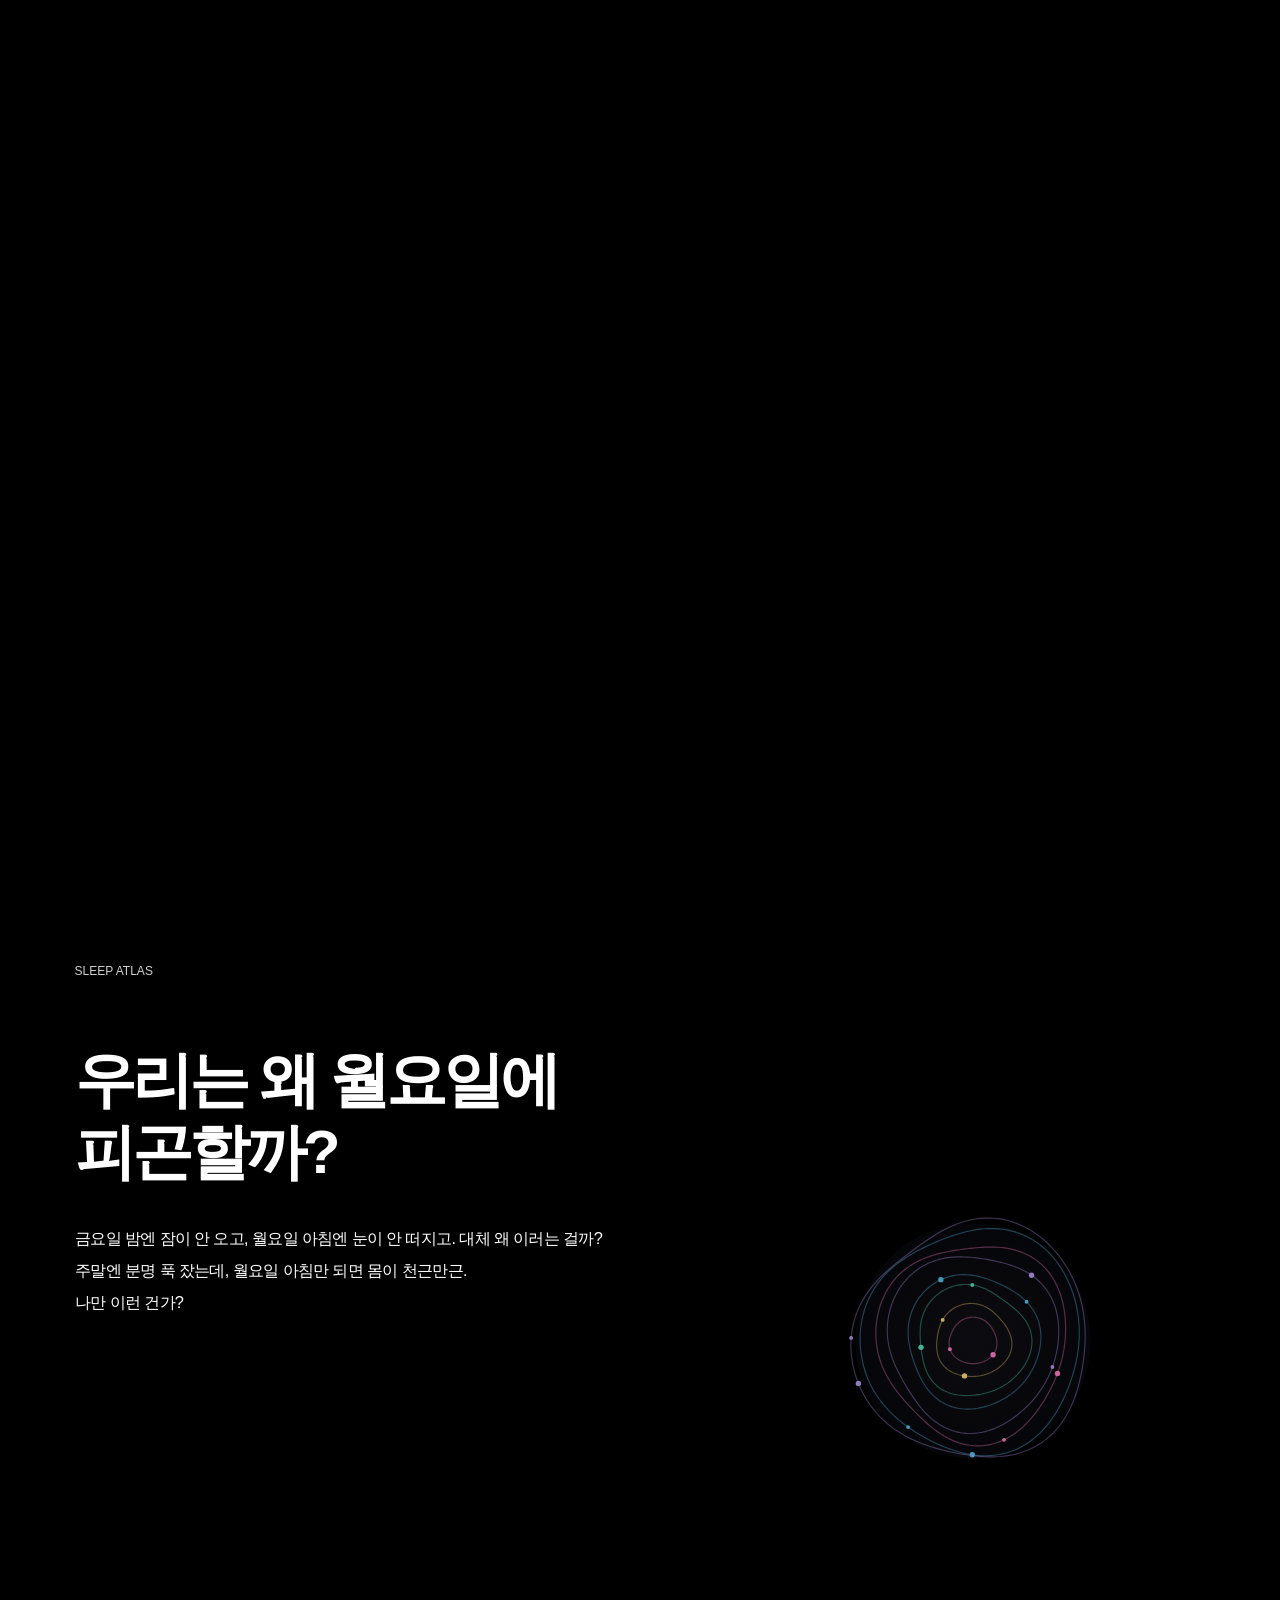
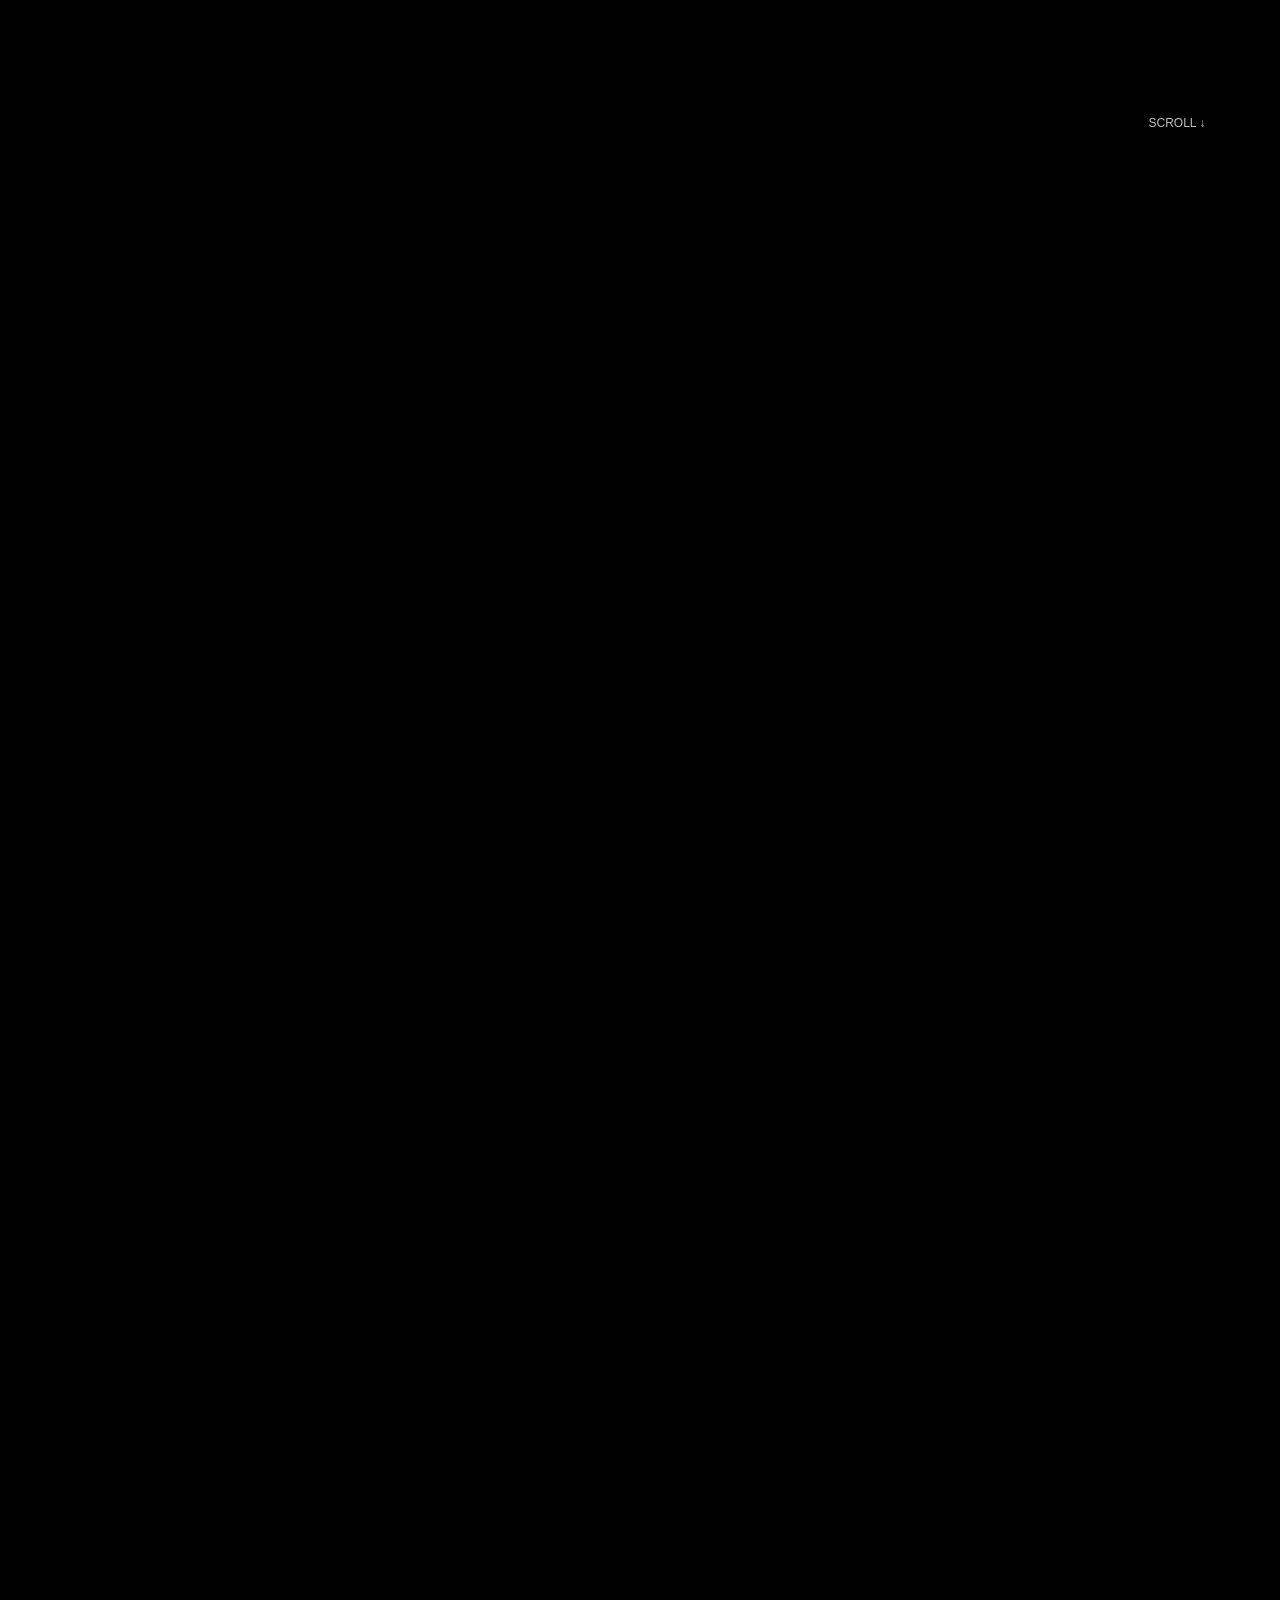
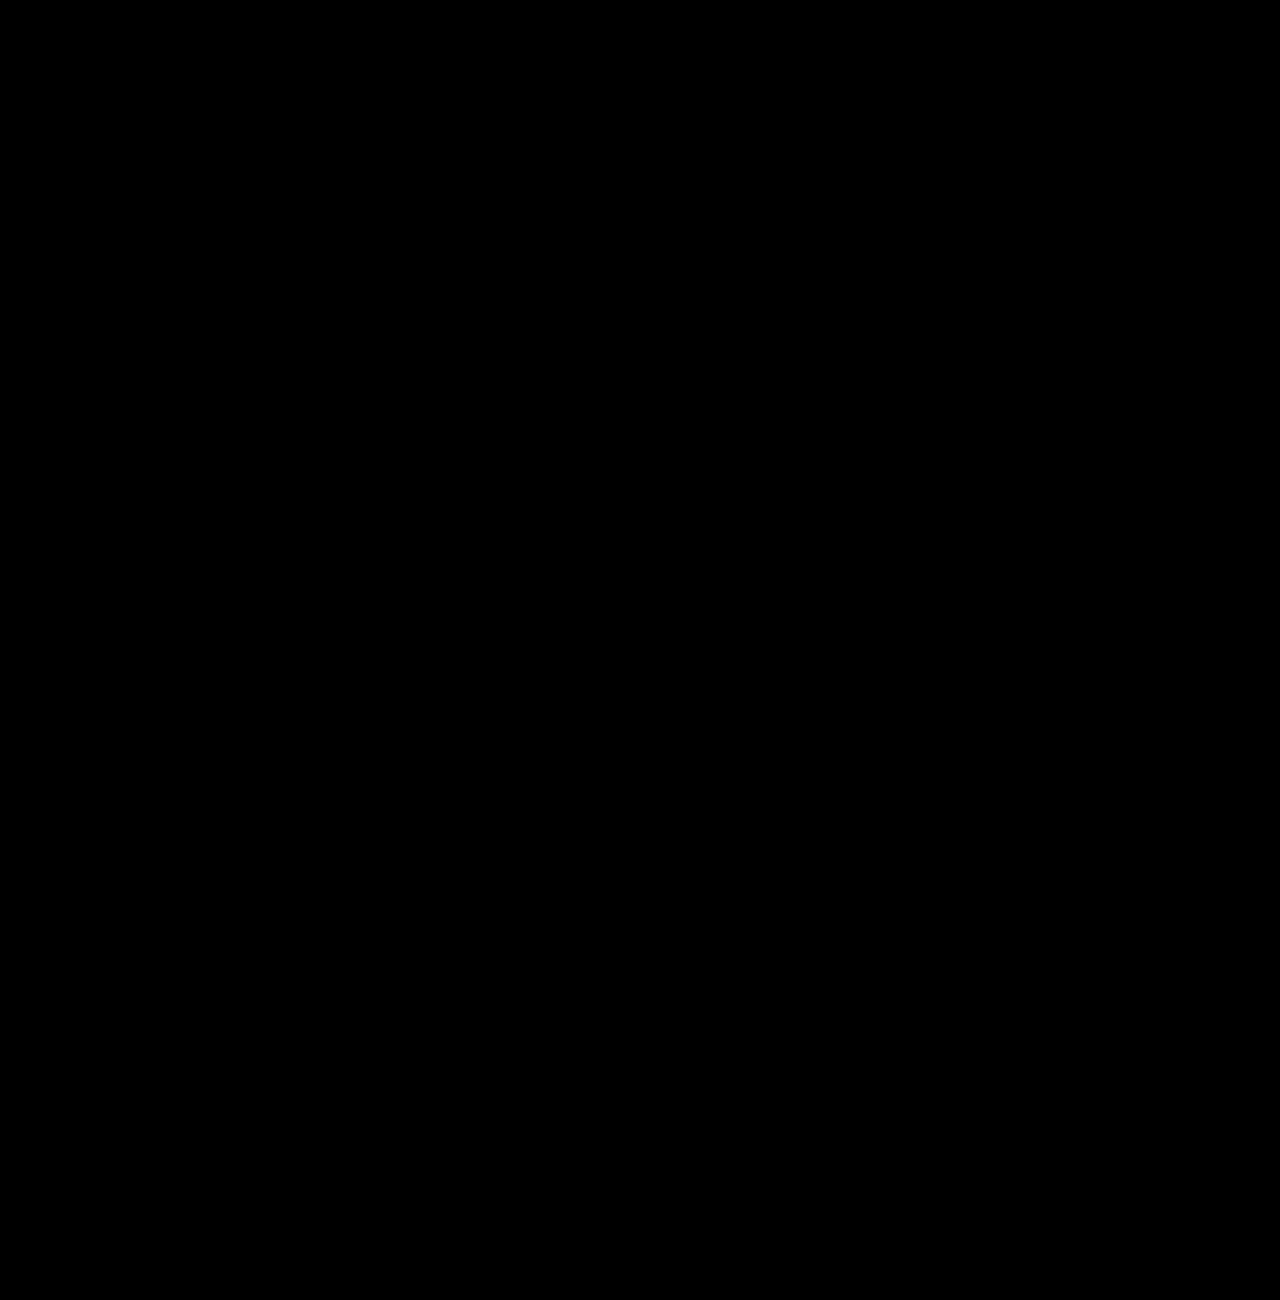
<file: social-jetlag-atlas-team/index.html>
<!doctype html>
<html lang="ko">
<head>
  <meta charset="utf-8">
  <meta name="viewport" content="width=device-width, initial-scale=1">
  <meta name="description" content="평일과 주말 사이, 우리 몸이 겪는 사회적 시차를 살펴봅니다.">
  <meta name="theme-color" content="#000000">
  <title>Social Jetlag — Sleep Atlas</title>
  <style>
    :root{color-scheme:dark;--ink:#fff;--line:#363636;--muted:#bfbfbf;--gutter:clamp(1.25rem,6vw,7rem);--orbit-size:clamp(122px,24vw,360px)}
    *{box-sizing:border-box}
    html{scroll-behavior:smooth}
    body{margin:0;background:#000;color:var(--ink);font-family:Geist,Inter,"Pretendard","Noto Sans KR","Malgun Gothic",sans-serif;word-break:keep-all;overflow-wrap:break-word;overflow-x:clip}
    a{color:inherit}
    a:focus-visible{outline:2px solid #fff;outline-offset:6px}
    main{position:relative;z-index:1}
    .intro-orbit{
      position:fixed;left:76%;top:49%;z-index:0;
      width:min(21vw,37svh);aspect-ratio:1;pointer-events:none;
      transform:translate(-50%,-50%);
      opacity:.85
    }
    .intro-orbit svg{
      display:block;width:100%;height:100%;overflow:visible
    }
    .orbit-ring{
      opacity:0;transition:opacity .42s ease;
      transform-box:view-box;transform-origin:50% 50%;
      animation:orbit-spin var(--orbit-period,32s) linear infinite
    }
    .orbit-ring:nth-child(even){animation-direction:reverse}
    .orbit-ring.is-visible,.intro-leaving .orbit-ring{opacity:1}
    .orbit-track,.orbit-extra{fill:none;stroke:currentColor;stroke-width:1.15;vector-effect:non-scaling-stroke}
    .orbit-track{fill:none;stroke-opacity:.42}
    .globe-reveal{position:fixed;inset:0;width:100%;height:100%;border:0;background:#000;z-index:9;visibility:hidden;clip-path:circle(0 at 50% 50%)}
    .intro-leaving .intro-fixed-brand,.intro-leaving .intro-fixed-scroll{opacity:0;pointer-events:none}
    .intro-leaving .intro-orbit{z-index:10}
    .globe-entered .intro-orbit{display:none}
    .orbit-dot{fill:currentColor}
    .orbit-extra{
      color:#fff;transform-box:view-box;transform-origin:50% 50%;
      animation:orbit-burst .46s cubic-bezier(.13,.72,.27,1) both;
      animation-delay:var(--ring-delay)
    }
    .orbit-exit{height:32svh}
    .orbit-exit[hidden]{display:none}
    .orbit-scroll-hint{font-size:.77rem;color:var(--muted);margin:1rem 0 0}
    .intro-leaving main{opacity:0;transition:opacity .24s ease;pointer-events:none}
    @keyframes orbit-burst{
      0%{transform:scale(var(--ring-start));opacity:0}
      24%{opacity:.78}
      100%{transform:scale(1);opacity:.18}
    }
    @keyframes orbit-spin{to{transform:rotate(360deg)}}
    .hero,.chapter,.outro{padding-inline:var(--gutter)}
    .hero-sequence{height:230svh}
    .hero{--shift:0px;position:sticky;top:0;height:100svh;display:grid;grid-template-rows:auto auto 1fr;padding-inline:5.83%;padding-block:7.1svh;overflow:hidden}
    .hero-copy{grid-column:1;grid-row:2;will-change:transform,opacity}
    .hero-question{opacity:0;transform:translateY(80px);pointer-events:none}
    .hero-question h2{margin:0;font-size:clamp(2rem,4.8vw,4.3rem);font-weight:600;letter-spacing:-.065em;line-height:1.18}
    .hero-question p{margin:3.8svh 0 0;font-size:clamp(.85rem,1.28vw,1.15rem);line-height:1.95;letter-spacing:-.04em}
    .hero-question p span{display:block}
    .hero .hero-footer{grid-column:1;grid-row:3}
    body,body *{font-family:'Apple SD Gothic Neo','Malgun Gothic',sans-serif!important}
    .step-intro{scroll-behavior:auto}
    .step-intro .hero-sequence{height:500svh}
    .step-intro .hero{position:fixed;inset:0}
    .step-intro .hero.is-hidden{visibility:hidden;pointer-events:none}
    .step-intro .chapter,.step-intro .outro{display:none;position:fixed;inset:0;min-height:0;height:100svh;overflow-y:auto;border:0;padding-top:16svh;padding-bottom:9svh}
    .step-intro .chapter.is-step-active{display:grid;animation:step-pop .36s cubic-bezier(.18,.82,.25,1) both}
    .step-intro .outro.is-step-active{display:flex;align-items:center;justify-content:flex-start;padding:5svh 5.83%;text-align:left;animation:step-pop .36s cubic-bezier(.18,.82,.25,1) both}
    .step-intro .hero-copy.is-pop{animation:step-pop .36s cubic-bezier(.18,.82,.25,1) both}
    .step-intro .is-step-active .reveal{opacity:1;transform:none;animation:none}
    .step-intro .orbit-exit{display:none}
    .step-intro .hero .brand{visibility:hidden}
    .step-intro .hero .scroll-link,.step-intro .definition-brand,.step-intro .definition-scroll{display:none}
    .intro-fixed-brand{position:fixed;z-index:8;top:7.1svh;left:5.83%;font-size:12px;font-weight:400;color:#d0d0d0;pointer-events:none}
    .intro-fixed-scroll{position:fixed;z-index:8;right:5.83%;bottom:6.1svh;min-height:44px;padding:10px 0;background:none;border:0;color:#bfbfbf;font-size:12px;cursor:pointer}
    @keyframes step-pop{from{opacity:0;translate:0 45px}to{opacity:1;translate:0 0}}
    .step-intro .journal-page.is-step-active{display:block;padding:16svh 5.83% 9svh}
    .step-intro .journal-page.is-step-active{align-content:start;padding-top:calc(14.2svh + 16.2px)}
    .journal-page .definition-brand{position:absolute;top:7.1svh;left:5.83%;font-size:12px;color:#d0d0d0}
    .chapter.journal-page h2{margin:0 0 4.8svh;font-size:clamp(1.5rem,3.07vw,2.76rem);font-weight:600;letter-spacing:-.055em;line-height:1.23}
    .journal-page .chapter-body{max-width:760px}
    .chapter.journal-page p{color:#fff;font-size:clamp(.8rem,1.28vw,1.15rem);line-height:1.6;letter-spacing:-.045em;margin:0 0 3.5svh}
    .chapter.journal-page .definition-note{margin-top:5.5svh;font-size:clamp(.72rem,.98vw,.875rem);color:#b3b3b3}
    .journal-page .definition-scroll{position:absolute;right:5.83%;bottom:6.1svh;background:none;border:0;padding:10px 0;color:#bfbfbf;font-size:12px;cursor:pointer}
    @media(prefers-reduced-motion:reduce){.intro-orbit{transition:none}.step-intro .chapter.is-step-active,.step-intro .outro.is-step-active,.step-intro .hero-copy.is-pop{animation:none}}
    .brand,.scroll-link{font:500 .74rem/1.35 "IBM Plex Mono",monospace;letter-spacing:.13em;text-transform:uppercase}
    .brand{font-size:12px;letter-spacing:0;font-weight:400;color:#d0d0d0}
    .hero-copy{margin-top:7.1svh}
    .hero-title{margin:0;font-family:"Malgun Gothic","Noto Sans KR",Arial,sans-serif;font-size:clamp(2rem,5.1vw,4.6rem);font-weight:400;letter-spacing:-.065em;line-height:1.23}
    .title-mask{display:block;overflow:hidden;padding:.08em .15em .15em 0;margin-bottom:-.15em}
    .title-mask:nth-child(2){padding-left:0}
    .hero-subtitle{margin:3.2svh 0 0;font-size:clamp(.95rem,2.05vw,1.85rem);line-height:1.5;letter-spacing:-.06em;font-weight:400}
    .title-word{display:block;width:max-content;transform:translateX(var(--shift))}
    .title-mask:nth-child(2) .title-word{transform:translateX(calc(-1 * var(--shift)))}
    .title-letter{display:inline-block;white-space:pre}
    .motion .title-letter{opacity:0}
    .motion .hero-title.is-visible .title-letter{animation:title-in .9s cubic-bezier(.2,.8,.2,1) calc(var(--letter) * 85ms) both}
    @keyframes title-in{from{translate:0 .65em;opacity:0}to{translate:0 0;opacity:1}}
    .hero-footer{position:relative;align-self:end;padding-bottom:10svh}
    .hero-footer p{margin:0;font-size:clamp(.8rem,1.28vw,1.15rem);letter-spacing:-.045em;color:var(--muted)}
    .hero-footer .scroll-link{position:absolute;right:0;bottom:-1svh;font-size:12px;letter-spacing:0;font-weight:400;color:#bfbfbf}
    .scroll-link{display:inline-flex;align-items:center;gap:.55rem;text-decoration:none;min-height:2.75rem;white-space:nowrap}
    .scroll-link span,.cta span{display:inline-block;transition:transform .25s ease}
    .scroll-link:hover span{transform:translateY(.25rem)}
    .chapter{
      display:grid;grid-template-columns:clamp(9rem,12vw,15rem) minmax(0,1fr);
      gap:clamp(1.5rem,3.5vw,4rem);padding-block:clamp(5rem,13vh,11rem);
      padding-right:calc(18% + var(--orbit-size) / 2 + clamp(12px,2.5vw,40px));
      min-height:82svh;align-content:center;border-top:1px solid var(--line)
    }
    .chapter h2{font-size:clamp(.95rem,1.47vw,1.25rem);letter-spacing:-.035em;margin:.5rem 0 0;font-weight:600}
    .chapter-body{max-width:50rem}
    .chapter p{margin:0 0 1.5em;font-size:clamp(.95rem,1.52vw,1.2rem);line-height:1.85;color:var(--muted);letter-spacing:-.025em}
    .chapter p:last-child{margin-bottom:0}
    .chapter .sentence{display:block}
    .chapter .sentence + .sentence{margin-top:.45em}
    .chapter .lead{font-size:clamp(1.5rem,3.3vw,3.3rem);line-height:1.28;letter-spacing:-.065em;font-weight:650;color:var(--ink);margin-bottom:.8em}
    .chapter strong{color:var(--ink)}
    .shift-study{container-type:inline-size}
    .shift-options{display:grid;grid-template-columns:repeat(3,minmax(0,1fr));gap:4px;margin:1.75rem 0 .9rem}
    .shift-options button{
      border:0;border-bottom:1px solid var(--line);padding:.6rem .2rem;background:transparent;
      color:var(--muted);font:inherit;text-align:left;cursor:pointer
    }
    .shift-options button[aria-pressed=true]{border-color:#a3ead1;color:#d3f5e9;background:#a3ead111}
    .shift-options button:focus-visible{outline:1px solid #fff;outline-offset:2px}
    .shift-options strong,.shift-options span{display:block;font-size:clamp(.64rem,2.5cqw,.95rem);line-height:1.5}
    .shift-options span{font-size:clamp(.58rem,2.2cqw,.76rem)}
    .shift-demo{display:grid;grid-template-columns:minmax(0,1fr);gap:.6rem;align-items:center}
    .shift-clock{width:100%;max-width:250px;justify-self:center}
    .shift-clock text{fill:#aaa;font:11px monospace;text-anchor:middle}
    .shift-clock .track{fill:none;stroke:#ffffff21;stroke-width:8}
    .shift-clock .sleep-arc{fill:none;stroke:currentColor;stroke-width:8;stroke-linecap:round;stroke-dasharray:480 960}
    .shift-clock .midpoint{fill:currentColor;stroke:#000;stroke-width:2}
    .shift-clock .clock-day{transform-box:view-box;transform-origin:center;transform:rotate(var(--clock-angle));transition:transform .65s cubic-bezier(.22,.68,.28,1)}
    .shift-weekday{color:#a3ead1}
    .shift-weekend{color:#fff}
    .shift-reading{min-width:0}
    .chapter .shift-label,.chapter .shift-note{font-size:.75rem;line-height:1.55;margin:.65rem 0;color:var(--muted)}
    .shift-result{display:block;color:#d3f5e9;font-size:clamp(1.7rem,8cqw,3.5rem);line-height:1;font-weight:700;letter-spacing:-.04em}
    .shift-times{display:grid;gap:.48rem;margin:.85rem 0}
    .shift-times div{display:flex;flex-wrap:wrap;gap:.2rem .55rem;align-items:baseline}
    .shift-times dt,.shift-times dd{margin:0;font-size:.76rem;line-height:1.4}
    .shift-times dd{font-variant-numeric:tabular-nums}
    @container (min-width:430px){
      .shift-demo{grid-template-columns:minmax(0,1.2fr) minmax(0,1fr);gap:1rem}
    }
    .outro{min-height:64svh;display:grid;place-items:center;text-align:center;border-top:1px solid var(--line);padding-block:5rem}
    .outro h2{font-size:clamp(1.8rem,4.45vw,4rem);font-weight:750;line-height:1.3;letter-spacing:-.06em;max-width:24em;margin:0 0 clamp(2rem,5.7vh,3.2rem)}
    .cta{display:inline-flex;align-items:center;gap:.35rem;border:1px solid #fff;border-radius:99px;padding:1rem 1.7rem;background:#fff;color:#000;font-size:14px;font-weight:650;text-decoration:none;transition:background .25s,color .25s}
    .cta:hover{background:#bce8d8;border-color:#bce8d8;color:#000}
    .cta:hover span{transform:translateY(.25rem)}
    .motion .reveal{opacity:0;transform:translateY(2.7rem)}
    .motion .reveal.is-visible{opacity:1;transform:none;transition:opacity 1.15s ease,transform 1.45s cubic-bezier(.22,.68,.28,1)}
    .motion .chapter-body .reveal.is-visible{transition-delay:var(--sentence-delay,0ms)}
    .motion .reveal:focus-within{opacity:1;transform:none;transition:none}
    @media(max-width:900px){
      .chapter{grid-template-columns:1fr;gap:1.65rem;min-height:auto}
      .chapter h2{margin:0}
    }
    @media(max-width:650px){
      :root{--orbit-size:clamp(112px,36vw,180px)}
      .hero-title{font-size:clamp(1.4rem,5.1vw,2.3rem)}
      .title-mask:nth-child(2){padding-left:0}
      .hero-footer{gap:.5rem}
      .hero-footer p{font-size:.76rem}
    }
    @media(prefers-reduced-motion:reduce){
      html{scroll-behavior:auto}
      *,*::before,*::after{animation:none!important;transition:none!important}
      .motion .reveal,.motion .title-letter{opacity:1;transform:none}
    }
  </style>
</head>
<body>
  <div class="intro-orbit" aria-hidden="true">
    <svg viewBox="0 0 320 320" focusable="false">
      <g class="orbit-ring is-visible" style="color:#ee79b8;--orbit-period:17s">
        <circle class="orbit-track" cx="160" cy="160" r="28"/><circle class="orbit-dot" cx="183.11" cy="175.81" r="3.2"/><circle class="orbit-dot" cx="133.62" cy="169.38" r="2.3"/>
      </g>
      <g class="orbit-ring is-visible" style="color:#edcf70;--orbit-period:26s">
        <circle class="orbit-track" cx="160" cy="160" r="44"/><circle class="orbit-dot" cx="149.58" cy="202.75" r="3.2"/><circle class="orbit-dot" cx="123.90" cy="134.85" r="2.3"/>
      </g>
      <g class="orbit-ring is-visible" style="color:#4ed6ad;--orbit-period:21s">
        <circle class="orbit-track" cx="160" cy="160" r="66"/><circle class="orbit-dot" cx="94.49" cy="168.01" r="3.2"/><circle class="orbit-dot" cx="159.18" cy="94.01" r="2.3"/>
      </g>
      <g class="orbit-ring is-visible" style="color:#4fb5de;--orbit-period:39s">
        <circle class="orbit-track" cx="160" cy="160" r="79"/><circle class="orbit-dot" cx="123.35" cy="90.01" r="3.2"/><circle class="orbit-dot" cx="223.69" cy="113.25" r="2.3"/>
      </g>
      <g class="orbit-ring is-visible" style="color:#ac8ee3;--orbit-period:32s">
        <circle class="orbit-track" cx="160" cy="160" r="103"/><circle class="orbit-dot" cx="228.50" cy="83.08" r="3.2"/><circle class="orbit-dot" cx="257.87" cy="192.09" r="2.3"/>
      </g>
      <g class="orbit-ring" style="color:#ed79b7;--orbit-period:45s">
        <circle class="orbit-track" cx="160" cy="160" r="115"/><circle class="orbit-dot" cx="267.35" cy="201.24" r="3.2"/><circle class="orbit-dot" cx="194.42" cy="269.73" r="2.3"/>
      </g>
      <g class="orbit-ring" style="color:#55b6df;--orbit-period:37s">
        <circle class="orbit-track" cx="160" cy="160" r="132"/><circle class="orbit-dot" cx="159.21" cy="292.00" r="3.2"/><circle class="orbit-dot" cx="80.53" cy="265.40" r="2.3"/>
      </g>
      <g class="orbit-ring" style="color:#ad91e5;--orbit-period:52s">
        <circle class="orbit-track" cx="160" cy="160" r="140"/><circle class="orbit-dot" cx="28.72" cy="208.63" r="3.2"/><circle class="orbit-dot" cx="20.04" cy="156.47" r="2.3"/>
      </g>
      <g class="orbit-ring" style="color:#e9cb6b;--orbit-period:46s">
        <circle class="orbit-track" cx="160" cy="160" r="151"/><circle class="orbit-dot" cx="60.94" cy="46.04" r="3.2"/><circle class="orbit-dot" cx="75.29" cy="35.00" r="2.3"/>
      </g>
    </svg>
  </div>
  <span class="intro-fixed-brand">SLEEP ATLAS</span>
  <button class="intro-fixed-scroll" type="button" aria-label="다음 화면으로 스크롤">SCROLL ↓</button>
  <main>
    <div class="hero-sequence">
    <header class="hero">
      <div class="brand">Sleep Atlas</div>
      <div class="hero-copy hero-cover">
      <h1 class="hero-title" aria-label="주말에 몰아자는 것도 게으름일까?">
        <span class="title-mask" aria-hidden="true"><span class="title-word">주말에 몰아자는 것도</span></span>
        <span class="title-mask" aria-hidden="true"><span class="title-word">게으름일까?</span></span>
      </h1>
      <p class="hero-subtitle">사회적 시차로 알아보는 현대인의 수면 패턴</p>
      </div>
      <div class="hero-copy hero-question" aria-hidden="true" inert>
        <h2>우리는 왜 월요일에<br>피곤할까?</h2>
        <p><span>금요일 밤엔 잠이 안 오고, 월요일 아침엔 눈이 안 떠지고. 대체 왜 이러는 걸까?</span><span>주말엔 분명 푹 잤는데, 월요일 아침만 되면 몸이 천근만근.</span><span>나만 이런 건가?</span></p>
      </div>
      <div class="hero-footer">
        <p>평일과 주말 사이, 몸이 겪는 시차</p>
        <a class="scroll-link" href="#definition" aria-label="스크롤해서 사회적 시차 읽기">Scroll <span aria-hidden="true">↓</span></a>
      </div>
    </header>
    </div>

    <section class="chapter journal-page" id="definition" aria-labelledby="definition-title">
      <span class="definition-brand">SLEEP ATLAS</span>
      <h2 id="definition-title">비행기를 타지 않아도<br>우리 몸은 매주 시차를 겪습니다</h2>
      <div class="chapter-body">
        <p>월요일 아침 알람에 맞춰 일어나고, 금요일 밤에는 늦게 자고, 주말에는 늦잠을 잡니다<br>이것을 <strong>사회적 시차(Social Jetlag)</strong>라고 부릅니다.</p>
        <p>사회적 시차란 몸이 원하는 수면 리듬과 학교·직장이 정한 시간표가 어긋나면서 생기는 시차입니다.<br>시간생물학자 틸 뢰네베르크 연구팀이 2006년에 처음으로 이 개념을 제안했으며<br>쉬는 날과 일하는 날의 수면 중간 시각의 차이를 측정합니다.</p>
        <p class="definition-note">수면 중간 시각: 취침 시각과 기상 시각의 가운데 지점</p>
      </div>
      <button class="definition-scroll" type="button">SCROLL ↓</button>
    </section>


    <section class="chapter journal-page" aria-labelledby="background-title">
      <span class="definition-brand">SLEEP ATLAS</span>
      <h2 id="background-title">구를 돌리며<br>우리의 수면 패턴을 탐색해 보세요</h2>
      <div class="chapter-body">
        <p>구 위의 군집은 연령대를, 원의 넓이는 응답자 규모를 나타냅니다.<br>마우스나 손가락으로 구를 드래그해 돌리고, 스크롤로 확대해 보세요.</p>
        <p>관심 있는 연령대의 군집을 누르면 평일과 주말의 수면 시차 지형이 열립니다.<br>지형을 좌우·위로 드래그하면 측면과 탑뷰로 바뀝니다.<br>블록을 누르면 그 연령대의 직업별 수면 시차를 비교할 수 있습니다.</p>
        <p class="definition-note">내 수면도 궁금하다면, 구 옆 설명의 ‘나는 어디에 위치할까?’에서 직접 입력해 보세요.</p>
      </div>
      <button class="definition-scroll" type="button">SCROLL ↓</button>
    </section>

    <section class="outro" aria-labelledby="outro-title">
      <div class="reveal">
        <h2 id="outro-title">평일과 주말의<br>사회적 시차를 살펴보세요.</h2>
        <a class="cta" href="atlas.html">시각화 보러가기 <span aria-hidden="true">↓</span></a>
        <p class="orbit-scroll-hint" hidden>더 내리면 시각화로 이어집니다 ↓</p>
      </div>
    </section>
    <div class="orbit-exit" aria-hidden="true" hidden></div>
  </main>
  <script>
    const reducedMotion = matchMedia('(prefers-reduced-motion: reduce)');
    if (!reducedMotion.matches) {
      let letterIndex = 0;
      for (const word of document.querySelectorAll('.title-word')) {
        const letters = Array.from(word.textContent, character => {
          const letter = document.createElement('span');
          letter.className = 'title-letter';
          letter.style.setProperty('--letter', letterIndex++);
          letter.textContent = character;
          return letter;
        });
        word.replaceChildren(...letters);
      }

      const title = document.querySelector('.hero-title');
      const reveals = Array.from(document.querySelectorAll('.reveal'));
      const sentences = new Set(document.querySelectorAll('.chapter-body .reveal'));
      let frame = 0;
      let nextSentenceStart = 0;

      function updateMotion() {
        frame = 0;
        const height = window.innerHeight;
        const titleBounds = title.getBoundingClientRect();
        const revealBounds = reveals.map(element => element.getBoundingClientRect());
        const now = performance.now();
        title.classList.toggle('is-visible', titleBounds.bottom > 0 && titleBounds.top < height);
        reveals.forEach((element, index) => {
          const bounds = revealBounds[index];
          if (bounds.top >= height) {
            element.classList.remove('is-visible');
          } else if (bounds.top < height * 0.92 && bounds.bottom > 0 && !element.classList.contains('is-visible')) {
            if (sentences.has(element)) {
              const start = Math.max(now, nextSentenceStart);
              element.style.setProperty('--sentence-delay', `${start - now}ms`);
              nextSentenceStart = start + 180;
            }
            element.classList.add('is-visible');
          }
        });
      }

      function scheduleMotion() {
        if (!frame) frame = requestAnimationFrame(updateMotion);
      }

      document.documentElement.classList.add('motion');
      window.addEventListener('scroll', scheduleMotion, { passive: true });
      window.addEventListener('resize', scheduleMotion);
      window.addEventListener('pageshow', scheduleMotion);
      updateMotion();
    }

    const hero = document.querySelector('.hero');

    const heroCover = document.querySelector('.hero-cover');
    const heroQuestion = document.querySelector('.hero-question');
    const heroFooterText = hero.querySelector('.hero-footer p');
    const pages = [...document.querySelectorAll('.chapter'), document.querySelector('.outro')];
    let currentStep = -1;
    let lockedUntil = 0;
    let wheelAt = 0;
    let touchStart = null;
    document.documentElement.classList.add('step-intro');
    let transitioning = false;
    async function updateStep() {
      const next = Math.max(0, Math.min(4, Math.round(scrollY / innerHeight)));
      if (next === currentStep || transitioning) return;
      const oldStep = currentStep;
      const outgoing = oldStep < 2 ? (oldStep === 0 ? heroCover : heroQuestion) : pages[oldStep - 2];
      const incoming = next < 2 ? (next === 0 ? heroCover : heroQuestion) : pages[next - 2];

      transitioning = true;
      if (oldStep >= 0 && !reducedMotion.matches && outgoing.animate) {
        outgoing.style.animation = 'none';
        const exitMotion = outgoing.animate(
          [{opacity:1,transform:'translateY(0)'},{opacity:0,transform:'translateY(-12px)'}],
          {duration:260,easing:'cubic-bezier(.4,0,.6,1)',fill:'forwards'});
        await exitMotion.finished.catch(() => {});
        exitMotion.cancel();
      }
      currentStep = next;
      window.dispatchEvent(new CustomEvent('introstep',{detail:next}));
      hero.classList.toggle('is-hidden', next > 1);
      heroCover.style.opacity = next === 0 ? 1 : 0;
      heroCover.style.transform = 'none';
      heroCover.inert = next !== 0;
      heroCover.setAttribute('aria-hidden', String(next !== 0));
      heroQuestion.style.opacity = next === 1 ? 1 : 0;
      heroQuestion.style.transform = 'none';
      heroQuestion.inert = next !== 1;
      heroQuestion.setAttribute('aria-hidden', String(next !== 1));
      heroCover.classList.toggle('is-pop', next === 0);
      heroQuestion.classList.toggle('is-pop', next === 1);
      heroFooterText.style.opacity = next === 0 ? 1 : 0;
      pages.forEach((page, index) => {
        page.classList.toggle('is-step-active', next === index + 2);
        page.inert = next !== index + 2;
      });
      incoming.style.animation = 'none';

      if (oldStep >= 0 && !reducedMotion.matches) {
        const enterMotion = incoming.animate(
          [{opacity:0,transform:'translateY(32px)'},{opacity:1,transform:'translateY(0)'}],
          {duration:620,easing:'cubic-bezier(.22,.68,.28,1)',fill:'backwards'});
        await enterMotion.finished.catch(() => {});
      }
      transitioning = false;
    }
    function advanceStep(direction) {
      if (transitioning || performance.now() < lockedUntil) return;
      const next = Math.max(0, Math.min(4, currentStep + direction));
      if (next === currentStep) {
        if (direction > 0 && currentStep === 4) document.querySelector('.cta').click();
        return;
      }
      lockedUntil = performance.now() + 950;
      window.scrollTo({top: next * innerHeight, behavior:'instant'});
      updateStep();
    }
    addEventListener('wheel', event => {
      if (document.body.classList.contains('intro-leaving')) return;
      if (event.ctrlKey || Math.abs(event.deltaY) < 2) return;
      const now = performance.now();
      const continuing = now - wheelAt < 160;
      wheelAt = now;
      const active = pages[currentStep - 2];
      if (active && active.scrollHeight > active.clientHeight + 2) {
        const canScroll = event.deltaY > 0
          ? active.scrollTop + active.clientHeight < active.scrollHeight - 2
          : active.scrollTop > 2;
        if (canScroll) return;
      }
      event.preventDefault();
      if (!continuing) advanceStep(event.deltaY > 0 ? 1 : -1);
    }, {passive:false});
    addEventListener('touchstart', event => { touchStart = event.touches[0].clientY; }, {passive:true});
    addEventListener('touchmove', event => {
      const active = pages[currentStep - 2];
      if (!active || active.scrollHeight <= active.clientHeight + 2) event.preventDefault();
    }, {passive:false});
    addEventListener('touchend', event => {
      if (touchStart === null) return;
      const distance = touchStart - event.changedTouches[0].clientY;
      touchStart = null;
      if (Math.abs(distance) > 35) advanceStep(distance > 0 ? 1 : -1);
    }, {passive:true});
    addEventListener('keydown', event => {
      if (document.body.classList.contains('intro-leaving')) return;
      if (event.target.closest('button,input,select,textarea,a')) return;
      if (['ArrowDown','PageDown',' ','ArrowUp','PageUp'].includes(event.key)) {
        event.preventDefault();
        advanceStep(['ArrowUp','PageUp'].includes(event.key) ? -1 : 1);
      }
    });
    addEventListener('scroll', updateStep, {passive:true});
    addEventListener('resize', () => window.scrollTo({top:Math.max(0,currentStep) * innerHeight,behavior:'instant'}));
    addEventListener('pageshow', updateStep);
    hero.querySelector('.scroll-link').addEventListener('click', event => {
      event.preventDefault();
      advanceStep(1);
    });
    updateStep();
    document.querySelectorAll('.definition-scroll').forEach(button => button.addEventListener('click', () => advanceStep(1)));
    document.querySelector('.intro-fixed-scroll').addEventListener('click', () => advanceStep(1));
    if (matchMedia('(pointer: fine)').matches) {
      hero.addEventListener('pointermove', event => {
        if (reducedMotion.matches) return;
        const position = event.clientX / hero.clientWidth - 0.5;
        hero.style.setProperty('--shift', `${position * 30}px`);
      });
      hero.addEventListener('pointerleave', () => hero.style.removeProperty('--shift'));
    }

    (() => {
      const orbit = document.querySelector('.intro-orbit');
      const orbitGraphic = orbit.querySelector('svg');
      const svgNamespace = 'http://www.w3.org/2000/svg';
      orbitGraphic.setAttribute('viewBox','0 0 320 320');
      const palette = ['#ee79b8','#edcf70','#4ed6ad','#4fb5de','#ac8ee3','#ed79b7'];
      for (let index = 0; index < 9; index++) {
        const ring = document.createElementNS(svgNamespace,'g');
        ring.setAttribute('class','orbit-ring');
        ring.style.color = palette[index % palette.length];
        ring.style.setProperty('--orbit-period',(33 + index * 3) + 's');
        const radius = 168 + index * 17;
        const track = document.createElementNS(svgNamespace,'circle');
        track.setAttribute('class','orbit-track');
        track.setAttribute('r',radius);
        ring.append(track);
        for (let dotIndex = 0; dotIndex < 3; dotIndex++) {
          const dot = document.createElementNS(svgNamespace,'circle');
          const angle = index * .71 + dotIndex * 2.1;
          dot.setAttribute('class','orbit-dot');
          dot.setAttribute('cx',160 + radius * Math.cos(angle));
          dot.setAttribute('cy',160 + radius * Math.sin(angle));
          dot.setAttribute('r',dotIndex ? 1.8 : 2.8);
          ring.append(dot);
        }
        orbitGraphic.append(ring);
      }
      const rings = [...orbitGraphic.querySelectorAll('.orbit-ring')];
      const defs = document.createElementNS(svgNamespace,'defs');
      defs.innerHTML = '<radialGradient id="orbit-tint"><stop offset="0" stop-color="#9c8ac5" stop-opacity=".10"/><stop offset=".52" stop-color="#596b9b" stop-opacity=".065"/><stop offset="1" stop-color="#4a3768" stop-opacity=".015"/></radialGradient><clipPath id="orbit-tint-clip"><circle cx="160" cy="160" r="103"/></clipPath>';
      const tint = document.createElementNS(svgNamespace,'circle');
      tint.setAttribute('cx','160');
      tint.setAttribute('cy','160');
      tint.setAttribute('r','330');
      tint.setAttribute('fill','url(#orbit-tint)');
      tint.setAttribute('clip-path','url(#orbit-tint-clip)');
      orbitGraphic.prepend(tint);
      orbitGraphic.prepend(defs);
      const tintClip = defs.querySelector('clipPath circle');

      const outlines = rings.map(ring => {
        const circle = ring.querySelector('.orbit-track');
        const radius = Number(circle.getAttribute('r'));
        const path = document.createElementNS(svgNamespace,'path');
        path.setAttribute('class','orbit-track');
        const exact = `M${160 + radius} 160 a${radius} ${radius} 0 1 0 ${-2 * radius} 0 a${radius} ${radius} 0 1 0 ${2 * radius} 0`;
        path.setAttribute('d',exact);
        circle.replaceWith(path);
        const dots = [...ring.querySelectorAll('.orbit-dot')].map(dot => ({
          dot, angle:Math.atan2(Number(dot.getAttribute('cy'))-160,Number(dot.getAttribute('cx'))-160)
        }));
        return {path,radius,exact,dots};
      });
      const exit = document.querySelector('.orbit-exit');
      const link = document.querySelector('.cta');
      const hint = document.querySelector('.orbit-scroll-hint');
      let frame = 0;
      let leaving = false;
      let lastY = window.scrollY;
      let expansion;
      let ripple = 0;
      let velocity = 0;
      let previousFrame = 0;
      function shapeOrbits(progress) {
        const phase = 0;
        outlines.forEach(({path,radius,dots},index) => {
          const amount = radius * (.075 + .012 * (index % 3)) + ripple / 19 * Math.min(3.6,radius * .1);
          function position(angle) {
            const wave = .62 * Math.sin(3 * angle + phase + index * .73)
              + .25 * Math.cos(2 * angle - index * .64)
              + .13 * Math.sin(5 * angle + index * 1.3);
            const distance = radius + amount * wave;
            return [160 + distance * Math.cos(angle),160 + distance * Math.sin(angle)];
          }
          const points = Array.from({length:192},(_,i) => position(i * Math.PI / 96).map(value => value.toFixed(2)).join(' '));
          path.setAttribute('d','M' + points.join('L') + 'Z');
          for (const {dot,angle} of dots) {
            const [x,y] = position(angle);
            dot.setAttribute('cx',x.toFixed(2));
            dot.setAttribute('cy',y.toFixed(2));
          }
        });
      }

      exit.hidden = false;
      hint.hidden = false;


      let globeFrame = null;
      let globeReady = null;
      function prepareGlobe() {
        if (globeFrame) return;
        globeFrame = document.createElement('iframe');
        globeFrame.className = 'globe-reveal';
        globeFrame.title = '수면 데이터 구 탐색';
        globeReady = new Promise(resolve => globeFrame.addEventListener('load',resolve,{once:true}));
        globeFrame.src = link.href + '?orbit-reveal=1';
        document.body.append(globeFrame);
      }
      window.addEventListener('introstep', event => {
        if (event.detail >= 2) prepareGlobe();
      });
      async function enterGlobe() {
        if (leaving) return;
        leaving = true;
        prepareGlobe();
        if (reducedMotion.matches || !orbit.animate) {
          location.assign(link.href);
          return;
        }

        await globeReady;
        document.body.classList.add('intro-leaving');

        const bounds = orbit.getBoundingClientRect();
        const startX = bounds.left + bounds.width / 2;
        const startY = bounds.top + bounds.height / 2;
        const opening = Math.hypot(innerWidth, innerHeight) / 2 + 30;
        const transitionLines = document.createElementNS(svgNamespace, 'svg');
        transitionLines.setAttribute('viewBox', '0 0 ' + innerWidth + ' ' + innerHeight);
        transitionLines.setAttribute('aria-hidden', 'true');
        transitionLines.style.cssText = 'position:fixed;inset:0;width:100%;height:100%;z-index:10;pointer-events:none;overflow:visible';

        const lines = outlines.flatMap(({path,dots},index) => {
          const ring = rings[index];
          if (!ring.classList.contains('is-visible')) return [];
          const color = getComputedStyle(ring).color;
          const matrix = new DOMMatrix(getComputedStyle(ring).transform);
          function capture(px,py) {
            const point = new DOMPoint(px - 160,py - 160).matrixTransform(matrix);
            return {angle:Math.atan2(point.y,point.x),radius:Math.hypot(point.x,point.y) * bounds.width / 320};
          }
          const length = path.getTotalLength();
          const points = Array.from({length:192},(_,i) => {
            const point = path.getPointAtLength(length * i / 192);
            return capture(point.x,point.y);
          });
          const outline = document.createElementNS(svgNamespace,'path');
          outline.setAttribute('fill','none');
          outline.setAttribute('stroke',color);
          outline.setAttribute('stroke-width','1.15');
          transitionLines.append(outline);
          const particles = dots.map(({dot}) => {
            const circle = document.createElementNS(svgNamespace,'circle');
            circle.setAttribute('fill',color);
            circle.setAttribute('r',Number(dot.getAttribute('r')) * bounds.width / 320);
            transitionLines.append(circle);
            return {circle,...capture(Number(dot.getAttribute('cx')),Number(dot.getAttribute('cy')))};
          });
          return [{outline,points,particles,baseRadius:points.reduce((sum,point)=>sum+point.radius,0)/points.length}];
        });
        document.body.append(transitionLines);
        orbit.style.opacity = '0';
        globeFrame.style.visibility = 'visible';
        const started = performance.now();
        await new Promise(resolve => {
          function openCenter(now) {
            const progress = Math.min(1, (now - started) / 3600);
            const eased = progress * progress * (3 - 2 * progress);
            const travel = 1 - (1 - progress) ** 3;
            const x = startX + (innerWidth / 2 - startX) * travel;
            const y = startY + (innerHeight / 2 - startY) * travel;
            const hole = opening * Math.pow(eased,1.45);

            const fade = 1 - Math.max(0,(progress - .86) / .14);
            lines.forEach(({outline,points,particles,baseRadius},index) => {
              const coordinates = points.map(point => {
                const radius = point.radius * (1 + hole / baseRadius);
                return (x + Math.cos(point.angle) * radius).toFixed(2) + ' ' + (y + Math.sin(point.angle) * radius).toFixed(2);
              });
              outline.setAttribute('d','M' + coordinates.join('L') + 'Z');
              outline.style.opacity = String((index === 0 ? .95 : .42 * .85) * fade);
              outline.setAttribute('stroke-width',index === 0 ? '1.8' : '1.15');
              particles.forEach(({circle,angle,radius}) => {
                circle.setAttribute('cx',x + Math.cos(angle) * radius * (1 + hole / baseRadius));
                circle.setAttribute('cy',y + Math.sin(angle) * radius * (1 + hole / baseRadius));
                circle.style.opacity = String(.85 * fade);
              });
            });

            const inner = lines[0];
            const aperture = inner.points.map(point => {
              const radius = hole * 1.16 * point.radius / inner.baseRadius;
              return (x + Math.cos(point.angle) * radius).toFixed(2) + 'px ' + (y + Math.sin(point.angle) * radius).toFixed(2) + 'px';
            });
            globeFrame.style.clipPath = 'polygon(' + aperture.join(',') + ')';
            if (progress < 1) requestAnimationFrame(openCenter);
            else resolve();
          }
          requestAnimationFrame(openCenter);
        });
        transitionLines.remove();
        document.body.classList.add('globe-entered');
        document.querySelector('main').inert = true;
        document.querySelector('main').hidden = true;
        history.pushState({globe:true},'',link.href);
        document.title = 'Sleep Atlas — Social Jetlag';
        globeFrame.focus();
      }

      function updateOrbit(now = performance.now()) {
        frame = 0;
        const y = window.scrollY;
        const bottom = document.documentElement.scrollHeight - innerHeight;
        const progress = Math.max(0, Math.min(1, y / Math.max(1, bottom)));
        if (!reducedMotion.matches) {
          const dt = previousFrame ? Math.min(.035,(now - previousFrame) / 1000) : 1 / 60;
          previousFrame = now;
          const impulse = Math.max(-180, Math.min(180, (y - lastY) * 1.1));
          velocity = Math.max(-230, Math.min(230, velocity - impulse));
          velocity = (velocity - 112 * ripple * dt) * Math.exp(-7.5 * dt);
          ripple = Math.max(-19, Math.min(19, ripple + velocity * dt));
          if (Math.abs(ripple) < .05 && Math.abs(velocity) < .15) ripple = velocity = 0;
        } else {
          ripple = velocity = 0;
          previousFrame = 0;
        }
        shapeOrbits(progress);
        const initialCount = 5;
        const visibleCount = initialCount + Math.floor(progress * (rings.length - initialCount + 1));
        rings.forEach((ring,index) => ring.classList.toggle('is-visible', index < visibleCount));
        tintClip.setAttribute('r',String(outlines[Math.min(visibleCount,outlines.length)-1].radius));
        if (!document.documentElement.classList.contains('step-intro') && y > lastY && bottom > 0 && y >= bottom - 3) enterGlobe();
        lastY = y;
        if (ripple || velocity) scheduleOrbit();
      }

      function scheduleOrbit() {
        if (!frame && !leaving) frame = requestAnimationFrame(updateOrbit);
      }

      window.addEventListener('scroll', scheduleOrbit, {passive:true});
      window.addEventListener('resize', scheduleOrbit);
      window.addEventListener('pageshow', event => {
        if (!event.persisted) return;
        expansion?.cancel();
        ripple = velocity = previousFrame = 0;
        orbitGraphic.querySelectorAll('.orbit-extra').forEach(circle => circle.remove());
        leaving = false;
        document.body.classList.remove('intro-leaving');
        const bottom = document.documentElement.scrollHeight - innerHeight;
        if (window.scrollY >= bottom - 3) {
          window.scrollTo({top:Math.max(0,bottom - exit.offsetHeight),behavior:'instant'});
        }
        lastY = window.scrollY;
        scheduleOrbit();
      });
      link.addEventListener('click', event => {
        if (event.metaKey || event.ctrlKey || event.shiftKey || event.altKey) return;
        event.preventDefault();
        enterGlobe();
      });
      updateOrbit();
    })();
  </script>
</body>
</html>
</file>
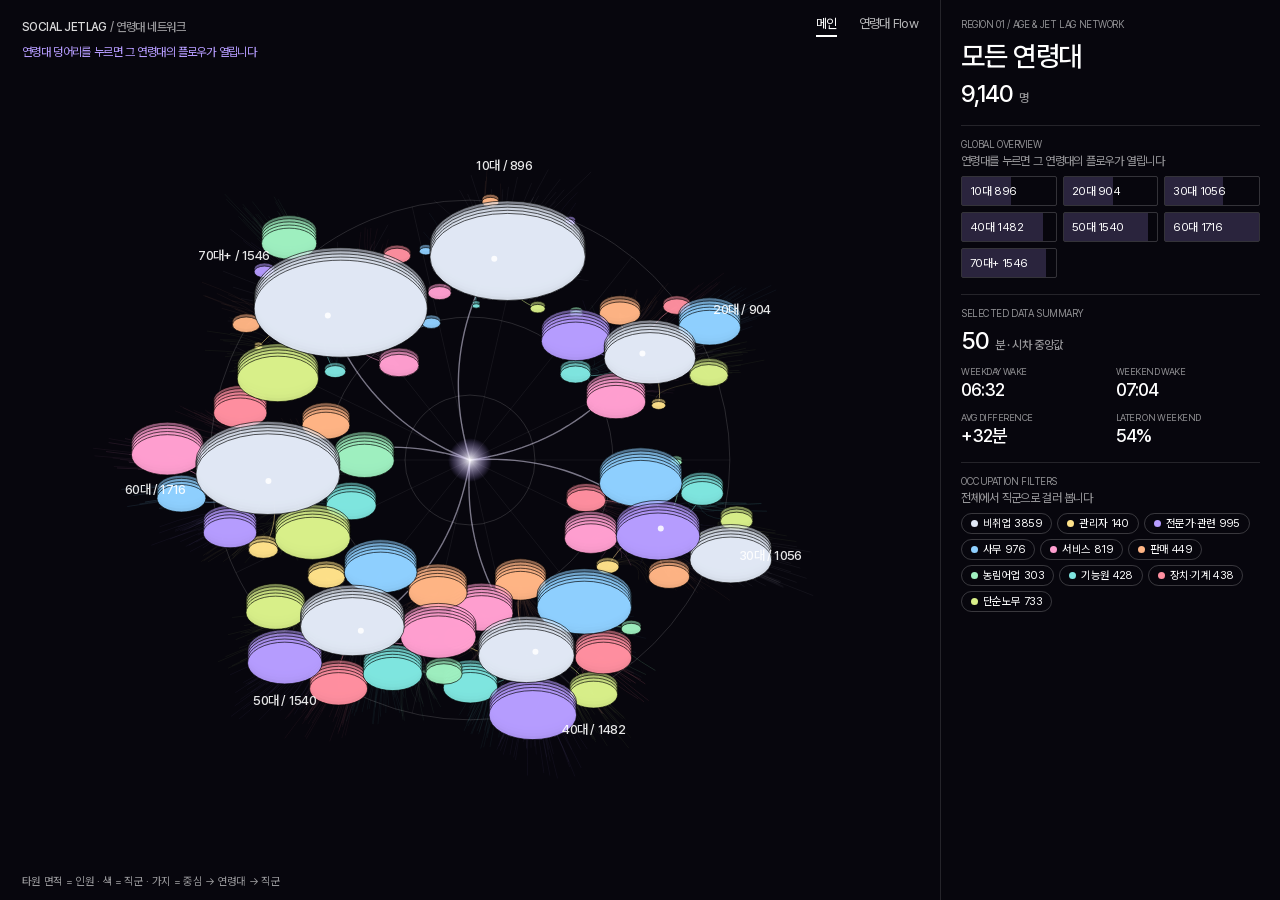
<file: social-jetlag-flow/index.html>
<!doctype html>
<html lang="ko"><head><meta charset="utf-8"><meta name="viewport" content="width=device-width,initial-scale=1">
<title>Social Jetlag Flow</title>
<link rel="stylesheet" href="https://fonts.googleapis.com/css2?family=DM+Mono:wght@400;500&family=Raleway:wght@700;800&family=Noto+Sans+KR:wght@400;500;700&display=swap">
<style>
:root{--lav:#b69cff;--line:rgba(255,255,255,.16);--mute:rgba(255,255,255,.58);color-scheme:dark}
*{box-sizing:border-box;margin:0}
html,body{height:100%;background:#000;color:#fff;font-family:'Noto Sans KR',sans-serif;overflow:hidden}
canvas{position:fixed;inset:0;width:100%;height:100%}
#head{position:fixed;left:24px;top:18px;z-index:2;pointer-events:none;max-width:min(560px,calc(100vw - 48px))}
h1{font:800 clamp(20px,2.4vw,28px)/1 Raleway,sans-serif}h1 span{color:var(--lav)}
#head p{font-size:12px;line-height:1.65;color:rgba(255,255,255,.82);margin-top:8px}
#ages{display:flex;gap:6px;flex-wrap:wrap;margin-top:10px;pointer-events:auto}
.chip{white-space:nowrap;background:none;border:1px solid var(--line);color:#fff;border-radius:99px;padding:4px 11px;font:400 11.5px 'Noto Sans KR',sans-serif;cursor:pointer}
.chip:hover{border-color:#fff}.chip.on{background:#fff;color:#000}
#mode{display:flex;flex-wrap:wrap;gap:6px;margin-top:8px;pointer-events:auto}
#jobs{position:fixed;left:24px;bottom:16px;z-index:2;display:flex;gap:6px;flex-wrap:wrap;max-width:calc(100vw - 48px)}
#jobs .chip i{display:inline-block;width:8px;height:8px;border-radius:50%;margin-right:6px}
#leg{position:fixed;right:22px;bottom:16px;z-index:2;font-size:11px;color:var(--mute);line-height:1.7;text-align:right;pointer-events:none}
#tip{position:fixed;z-index:5;display:none;pointer-events:none;background:rgba(8,8,16,.92);border:1px solid var(--line);border-radius:8px;padding:8px 11px;font-size:12px;line-height:1.5}

#main{position:fixed;inset:0;z-index:3;display:flex;background:#07060d}
body.flowv #main{display:none}
body:not(.flowv) #head,body:not(.flowv) #jobs,body:not(.flowv) #cv,body:not(.flowv) #tip{display:none}
#mleft{flex:1;min-width:0;display:flex;flex-direction:column;padding:16px 22px 12px}
#mtop{display:flex;justify-content:space-between;align-items:center;gap:14px;flex-wrap:wrap}
#brand{font:500 12px 'DM Mono',monospace;letter-spacing:.12em;text-transform:uppercase;color:rgba(255,255,255,.85)}#brand span{color:var(--mute)}
#nav{display:flex;gap:22px;font-size:13px}
#nav a{color:#fff;padding-bottom:4px;border-bottom:2px solid transparent;cursor:pointer;opacity:.7}#nav a.on{border-color:#fff;opacity:1}
#mwrap{position:relative;flex:1;min-height:360px}
#mc{position:absolute;inset:0;width:100%;height:100%}
#mhint{position:absolute;left:0;top:8px;font-size:12px;color:var(--lav)}
#mfoot{font:400 11px 'DM Mono','Noto Sans KR',monospace;color:var(--mute)}
#mpanel{width:340px;flex:none;border-left:1px solid rgba(255,255,255,.12);padding:18px 20px;overflow:auto;font-size:12px}
#mpanel .kick{font:400 10px 'DM Mono',monospace;letter-spacing:.12em;color:rgba(255,255,255,.55);text-transform:uppercase}
#mpanel h2{font:500 28px/1.15 'Noto Sans KR',sans-serif;margin:10px 0 8px}
#mpanel .big{font:500 24px/1.2 'Noto Sans KR',sans-serif}#mpanel .big small{font-size:12px;color:var(--mute);margin-left:6px}
#mpanel hr{border:0;border-top:1px solid rgba(255,255,255,.12);margin:16px 0 12px}
#mpanel .sub{color:var(--mute);margin:4px 0 8px}
.tiles{display:grid;grid-template-columns:1fr 1fr 1fr;gap:6px}
.tile{border:1px solid rgba(255,255,255,.18);padding:7px 8px;border-radius:2px;cursor:pointer;background:none;color:#fff;text-align:left;font:400 11.5px 'Noto Sans KR',sans-serif;position:relative;overflow:hidden}
.tile:hover,.tile.on{border-color:var(--lav)}.tile i{position:absolute;left:0;top:0;bottom:0;background:rgba(182,156,255,.2)}.tile span{position:relative}
.grid2{display:grid;grid-template-columns:1fr 1fr;gap:12px 10px;margin-top:10px}.grid2 .k{font:400 9.5px 'DM Mono',monospace;letter-spacing:.08em;color:rgba(255,255,255,.55)}.grid2 .v{font:500 18px 'Noto Sans KR',sans-serif;margin-top:2px}
.jf{display:flex;flex-wrap:wrap;gap:5px}.jf button{background:none;border:1px solid rgba(255,255,255,.2);color:#fff;border-radius:99px;padding:3px 9px;font:400 11px 'Noto Sans KR',sans-serif;cursor:pointer}.jf button i{display:inline-block;width:7px;height:7px;border-radius:50%;margin-right:5px}.jf button.on{background:#fff;color:#000}
.golink{display:block;width:100%;margin-top:14px;padding:10px;border:1px solid var(--lav);background:rgba(182,156,255,.1);color:#fff;border-radius:4px;font:500 13px 'Noto Sans KR',sans-serif;cursor:pointer}
@media(max-width:900px){#main{flex-direction:column;overflow:auto}#mleft{flex:none;height:78vh}#mpanel{width:auto;border-left:0;border-top:1px solid rgba(255,255,255,.12)}}
.back{border-color:var(--lav)!important;color:var(--lav)}

#cap{position:fixed;left:24px;bottom:140px;z-index:2;max-width:min(520px,calc(100vw - 80px));pointer-events:none;text-shadow:0 0 12px #000,0 0 3px #000}
#cap b{display:block;font:700 14px 'Noto Sans KR',sans-serif;color:var(--lav);margin-bottom:3px}#cap span{font-size:12.5px;line-height:1.6;color:rgba(255,255,255,.88)}
#steps{position:fixed;right:14px;top:50%;transform:translateY(-50%);z-index:3;display:flex;flex-direction:column;gap:12px}
#steps i{width:7px;height:7px;border-radius:50%;border:1px solid rgba(255,255,255,.55);display:block;transition:.2s}#steps i.on{background:var(--lav);border-color:var(--lav);transform:scale(1.5)}
#scrollhint{position:fixed;left:50%;bottom:132px;transform:translateX(-50%);z-index:2;font:400 11px 'DM Mono',monospace;color:var(--lav);letter-spacing:.12em;pointer-events:none;animation:bob 1.6s ease-in-out infinite;transition:opacity .3s}
@keyframes bob{50%{transform:translate(-50%,6px)}}
body:not(.flowv) #cap,body:not(.flowv) #play{display:none}
#cap em{display:block;font:500 clamp(34px,5vw,54px)/1 'DM Mono',monospace;font-style:normal;color:#fff;margin-bottom:4px}
</style><link rel="stylesheet" href="theme.css"><script src="theme.js"></script></head><body>
<div id="main">
 <div id="mleft"><div id="mtop"><div id="brand">social jetlag <span>/ 연령대 네트워크</span></div><div id="nav"><a class="on" id="nMain">메인</a><a id="nFlow">연령대 Flow</a></div></div>
  <div id="mwrap"><canvas id="mc"></canvas><div id="mhint">연령대 덩어리를 누르면 그 연령대의 플로우가 열립니다</div></div>
  <div id="mfoot">타원 면적 = 인원 · 색 = 직군 · 가지 = 중심 → 연령대 → 직군</div></div>
 <aside id="mpanel"></aside>
</div>
<canvas id="cv"></canvas>
<div id="head"><h1>Social <span>Jetlag</span> Flow</h1>
<p>가로는 <b>평일 기상 시각</b>, 세로 <b>높이가 사회적 시차</b>입니다. 점 하나가 한 사람이고, 아래 곡선은 그 사람이 속한 직군의 뿌리로 모입니다.</p><div id="ages"></div><div id="mode"></div></div><div id="jobs"></div>

<div id="cap"></div><button class="chip" id="play" style="position:fixed;right:22px;bottom:150px;z-index:3">▶ 자동 재생</button><div id="tip"></div>
<script src="data.js"></script>
<script>
(()=>{
const $=id=>document.getElementById(id);
const AGES=['10대','20대','30대','40대','50대','60대','70대+'];
const JOBS=['비취업','관리자','전문가·관련','사무','서비스','판매','농림어업','기능원','장치·기계','단순노무'];
const JOBC=[[225,232,245],[255,226,138],[182,156,255],[143,208,255],[255,159,208],[255,181,133],[159,240,192],[127,230,224],[255,143,160],[217,240,138]];
const hm=m=>{m=Math.round(m);return String(Math.floor(m/60)%24).padStart(2,'0')+':'+String(m%60).padStart(2,'0')};
const sg=v=>(v>.5?'+':v<-.5?'−':'')+Math.abs(Math.round(v))+'분';
const ag=a=>a<20?0:a<30?1:a<40?2:a<50?3:a<60?4:a<70?5:6;
const rnd=(()=>{let a=91;return()=>{a|=0;a=a+0x6D2B79F5|0;let t=Math.imul(a^a>>>15,1|a);t=t+Math.imul(t^t>>>7,61|t)^t;return((t^t>>>14)>>>0)/4294967296}})();
const D=window.PEOPLE.map(([age,sex,job,wdw,hdw],i)=>({i,age,sex,job,ag:ag(age),wdw,hdw,j:hdw-wdw,aj:Math.abs(hdw-wdw),r1:rnd(),r2:rnd(),r3:rnd()}));
const cv=$('cv'),c=cv.getContext('2d');let W,H,DPR,S=null,A=1,jobHi=null,t0=performance.now(),hov=null;
const T0=180,T1=780,JMAX=198;
function build(){
  const list=D.filter(d=>d.ag===A),m={l:40,r:40},w=W-m.l-m.r;
  const baseY=Math.round(H*.5),topY=$('head').getBoundingClientRect().bottom+34,rootY=H-(W<700?190:110),hh=baseY-topY-30;
  const tx=v=>m.l+(Math.max(T0,Math.min(T1,v))-T0)/(T1-T0)*w;
  const jobs=[...new Set(list.map(d=>d.job))].map(j=>{const l=list.filter(d=>d.job===j);return{job:j,n:l.length,x:tx(l.reduce((s,d)=>s+d.wdw,0)/l.length)}}).sort((a,b)=>a.x-b.x);
  for(let it=0;it<200;it++)for(let i=1;i<jobs.length;i++){const gap=Math.min(120,w/jobs.length*.7),d=jobs[i].x-jobs[i-1].x;if(d<gap){const f=(gap-d)/2;jobs[i].x+=f;jobs[i-1].x-=f}}
  {const sh=W/2-(jobs[0].x+jobs[jobs.length-1].x)/2;for(const j of jobs)j.x+=sh}
  for(const j of jobs)j.x=Math.max(m.l+30,Math.min(W-m.r-30,j.x));
  const jx=new Map(jobs.map(j=>[j.job,j]));
  const P=list.map(d=>{const x=tx(d.wdw)+(d.r1-.5)*3,h=Math.min(1,d.aj/JMAX)*hh,r=jx.get(d.job);return{d,x,y:baseY-8-h*(.88+.12*d.r2),h,rx:r.x+(d.r3-.5)*Math.min(46,10+r.n*.12),sx:x+(d.r2-.5)*2}});
  // 바닥 점 : 가까운 x끼리 묶어 크기=인원
  const bins=new Map();for(const p of P){const k=Math.round(p.x/6);let b=bins.get(k);if(!b){b={x:k*6,n:0,jc:new Array(10).fill(0)};bins.set(k,b)}b.n++;b.jc[p.d.job]++}
  for(const b of bins.values())b.job=b.jc.indexOf(Math.max(...b.jc));
  const curve=(arr)=>{const pts=[];for(let m0=T0;m0<=T1;m0+=20){const near=arr.filter(p=>Math.abs(p.d.wdw-m0)<=70);if(near.length<6)continue;const a=near.map(p=>p.d.aj).sort((x,y)=>x-y),md=a[a.length>>1];pts.push([tx(m0),baseY-8-Math.min(1,md/JMAX)*hh,md])}return pts};
  const curves=jobs.filter(r=>r.n>=12).map(r=>({job:r.job,pts:curve(P.filter(p=>p.d.job===r.job))})).filter(k=>k.pts.length>2);curves.push({job:-1,pts:curve(P)});
  S={curves,list,P,jobs,bins:[...bins.values()],baseY,topY,rootY,hh,tx,m};
  t0=performance.now();
}
function layout(){DPR=Math.min(2,devicePixelRatio||1);W=innerWidth;H=innerHeight;cv.width=W*DPR;cv.height=H*DPR;build()}
const col=(j,a)=>`rgba(${JOBC[j].join(',')},${a})`;
// ===== 스크롤 = 시간의 흐름 : 시각이 지나면 그 시각에 일어나는 사람이 차례로 깨어나 시차 높이로 솟는다 =====
let SS=0,sm=0,CT=T0,auto=false,lastCap='';
const cl01=v=>Math.max(0,Math.min(1,v)),ez=t=>t*t*(3-2*t),WT=p=>Math.min(T1,p.d.wdw),RISE=28;
let GUARD=0;function addScroll(d){if(performance.now()<GUARD)return;auto=false;syncPlay();SS=cl01(SS+d)}
addEventListener('wheel',e=>{if(V!=='flow')return;e.preventDefault();addScroll(e.deltaY*.0006)},{passive:false});
let ty=null;addEventListener('touchstart',e=>{ty=e.touches[0].clientY},{passive:true});
addEventListener('touchmove',e=>{if(V!=='flow'||ty===null)return;const y=e.touches[0].clientY;addScroll((ty-y)*.0025);ty=y},{passive:true});
addEventListener('keydown',e=>{if(V!=='flow')return;if(['ArrowDown','PageDown'].includes(e.key)){addScroll(.04);e.preventDefault()}else if(['ArrowUp','PageUp'].includes(e.key)){addScroll(-.04);e.preventDefault()}else if(e.key===' '){auto=!auto;syncPlay();e.preventDefault()}});
function syncPlay(){const b=$('play');if(b)b.textContent=auto?'❚❚ 멈춤':'▶ 자동 재생'}
let lastNow=0;
function frame(now){
  requestAnimationFrame(frame);const dt=Math.min(60,now-lastNow||16);lastNow=now;if(!S)return;
  if(auto){SS=cl01(SS+dt/24000);if(SS>=1){auto=false;syncPlay()}}
  sm+=(SS-sm)*.18;if(Math.abs(SS-sm)<.0003)sm=SS;CT=T0+sm*(T1-T0);
  c.setTransform(DPR,0,0,DPR,0,0);c.clearRect(0,0,W,H);
  const{P,jobs,baseY,rootY,hh,tx,m,curves}=S,ld=jobHi!==null,cx=tx(CT);const SK=Math.max(1,Math.round(P.length/2200));
  // 시간 눈금
  c.font="400 10px 'DM Mono',monospace";c.textAlign='center';c.fillStyle='rgba(255,255,255,.45)';
  for(let h=3;h<=13;h++){const x=tx(h*60);c.fillRect(x,baseY+3,1,5);c.fillText(String(h).padStart(2,'0')+':00',x,baseY+22)}
  c.fillStyle='rgba(255,255,255,.4)';c.fillText('평일 기상 시각 →',W/2,baseY+40);
  // 시차 기준선 (1·2·3시간)
  c.setLineDash([2,6]);c.lineWidth=1;c.strokeStyle='rgba(255,255,255,.14)';c.textAlign='left';
  for(const hr of [1,2,3]){const y=baseY-8-Math.min(1,hr*60/JMAX)*hh;c.beginPath();c.moveTo(m.l,y);c.lineTo(W-m.l,y);c.stroke();c.fillStyle='rgba(255,255,255,.4)';c.fillText(hr+'h',m.l,y-4)}c.setLineDash([]);
  // 깨어난 사람 계산
  let nAw=0;const bins=new Map(),rn=new Map(),byJob=new Map();
  for(const p of P){const t=CT-WT(p);p.ph=t<=0?0:ez(cl01(t/RISE));p.u=cl01((t-6)/70);if(t<=0)continue;nAw++;
    const k=Math.round(p.x/6);let b=bins.get(k);if(!b){b={x:k*6,n:0,jc:new Array(10).fill(0)};bins.set(k,b)}b.n++;b.jc[p.d.job]++;
    rn.set(p.d.job,(rn.get(p.d.job)||0)+1);let a=byJob.get(p.d.job);if(!a){a=[];byJob.set(p.d.job,a)}a.push(p)}
  // 곡선 : 일어난 사람 → 자기 직군 뿌리
  c.globalCompositeOperation='lighter';
  for(const[j,arr] of byJob){const q=new Path2D(),dy=rootY-baseY;
    for(const p of arr){const u=p.u;if(u<=0||p.d.i%SK)continue;const x0=p.sx,y0=baseY+10,x3=p.rx,y3=rootY,c1x=x0+(x3-x0)*.04,c1y=y0+dy*.55,c2x=x3,c2y=y3-dy*.38,st=26,n=Math.max(2,Math.ceil(st*u));
      q.moveTo(x3,y3);for(let i=1;i<=n;i++){const t=1-i/st,w=1-t;q.lineTo(w*w*w*x0+3*w*w*t*c1x+3*w*t*t*c2x+t*t*t*x3,w*w*w*y0+3*w*w*t*c1y+3*w*t*t*c2y+t*t*t*y3)}}
    const dim=ld&&jobHi!==j;c.strokeStyle=col(j,dim?.025:.28);c.lineWidth=.75;c.stroke(q)}
  c.globalCompositeOperation='source-over';
  for(const r of jobs){const n=rn.get(r.job)||0;if(!n)continue;const dim=ld&&jobHi!==r.job;c.fillStyle=col(r.job,dim?.25:1);c.beginPath();c.arc(r.x,rootY,2.5+Math.sqrt(n)*.5,0,6.2832);c.fill()}
  // 시간대 점 열 (일어난 사람만)
  for(const b of bins.values()){const jb=b.jc.indexOf(Math.max(...b.jc)),dim=ld&&jobHi!==jb;c.fillStyle=col(jb,dim?.2:.95);c.beginPath();c.arc(b.x,baseY,1.6+Math.sqrt(b.n)*.75,0,6.2832);c.fill()}
  // 사람 점 : 일어나는 순간 흰 점으로 솟았다가 직군 색이 켜진다
  for(const p of P){if(p.ph<=0)continue;const dim=ld&&jobHi!==p.d.job,on=hov===p,ph=p.ph,y=baseY-8-(baseY-8-p.y)*ph,jc=JOBC[p.d.job].map(v=>Math.round(255+(v-255)*ph)).join(',');
    c.globalAlpha=dim?.12:on?1:.92;c.fillStyle=on?'#fff':`rgb(${jc})`;c.beginPath();
    if(p.d.j>=0){c.arc(p.x,y,2.3,0,6.2832);c.fill()}else{c.strokeStyle=c.fillStyle;c.lineWidth=1;c.arc(p.x,y,2.2,0,6.2832);c.stroke()}
    if(ph<1){c.globalAlpha=(1-ph)*.7;c.strokeStyle='#fff';c.lineWidth=1;c.beginPath();c.arc(p.x,baseY,3+ph*9,0,6.2832);c.stroke()}}
  c.globalAlpha=1;
  c.lineWidth=.5;for(const[j,arr] of byJob){const dim=ld&&jobHi!==j;c.strokeStyle=col(j,dim?.02:.09);c.beginPath();for(const p of arr){c.moveTo(p.x,baseY-4);c.lineTo(p.x,baseY-8-(baseY-8-p.y)*p.ph+5)}c.stroke()}
  // 시간 커서
  const gr=c.createLinearGradient(0,baseY-hh-20,0,baseY+4);gr.addColorStop(0,'rgba(182,156,255,0)');gr.addColorStop(1,'rgba(182,156,255,.9)');c.strokeStyle=gr;c.lineWidth=1.4;c.beginPath();c.moveTo(cx,baseY-hh-20);c.lineTo(cx,baseY+4);c.stroke();
  c.fillStyle='#b69cff';c.beginPath();c.arc(cx,baseY,3.5,0,6.2832);c.fill();
  // 직군별 시차 중앙값 곡선 (커서까지 그려짐)
  c.lineJoin='round';for(const k of curves){const dim=ld&&jobHi!==k.job&&k.job!==-1,tot=k.job===-1;if(ld&&tot)continue;
    const Q=k.pts.filter(p=>p[0]<=cx-8);if(Q.length<2)continue;c.beginPath();
    Q.forEach((p,i,a)=>{if(!i)c.moveTo(p[0],p[1]);else if(i<a.length-1){const n=a[i+1];c.quadraticCurveTo(p[0],p[1],(p[0]+n[0])/2,(p[1]+n[1])/2)}else c.lineTo(p[0],p[1])});
    c.strokeStyle=tot?'rgba(255,255,255,.9)':col(k.job,dim?.12:.9);c.lineWidth=tot?2:(dim?1:1.8);if(tot)c.setLineDash([6,4]);c.stroke();c.setLineDash([])}
  if(hov&&hov.ph>.6){const y=baseY-8-(baseY-8-hov.y)*hov.ph;c.strokeStyle='#fff';c.lineWidth=1;c.beginPath();c.arc(hov.x,y,8,0,6.2832);c.stroke();c.strokeStyle='rgba(182,156,255,.9)';c.lineWidth=1.4;c.beginPath();c.moveTo(hov.x,y+8);c.lineTo(hov.x,baseY);c.stroke()}
  // 캡션 (시각 · 일어난 사람 수)
  const txt=`${hm(CT)}|${nAw}`;if(txt!==lastCap){lastCap=txt;$('cap').innerHTML=`<em>${hm(CT)}</em><b>${nAw} / ${P.length}명이 일어났습니다</b><span>${CT<=T0+2?'스크롤해서 시간을 흘려 보세요 ↓ 평일 기상 시각이 되면 그 사람이 깨어나 점이 시차만큼 솟고, 곡선이 직군 뿌리로 이어집니다.':sm>=.999?'하루가 끝났습니다. 굵은 곡선은 직군별 시차 크기의 중앙값, 흰 점선은 이 연령대 전체입니다.':'점의 높이 = 평일과 휴일 기상 시각의 차이(사회적 시차). 점은 일어나는 순간 흰색에서 직군 색으로 바뀝니다.'}</span>`}
}
const baseYof=p=>S.baseY-8-(S.baseY-8-p.y)*p.ph;
cv.addEventListener('pointermove',e=>{if(!S){return}let b=null,bd=150;for(const p of S.P){if(!(p.ph>.6)||(jobHi!==null&&p.d.job!==jobHi))continue;const d=(p.x-e.clientX)**2+(baseYof(p)-e.clientY)**2;if(d<bd){bd=d;b=p}}hov=b;const t=$('tip');
  if(b){const d=b.d;t.innerHTML=`<b>${JOBS[d.job]}</b> · ${d.age}세${d.sex===1?' 남':d.sex===2?' 여':''}<br>평일 ${hm(d.wdw)} → 휴일 ${hm(d.hdw)} (<b>${sg(d.j)}</b>)`;t.style.display='block';t.style.left=Math.min(W-230,e.clientX+14)+'px';t.style.top=(e.clientY+14)+'px'}else t.style.display='none'});
function chips(){$('ages').innerHTML='<button class="chip back" id="bk">← 메인</button>'+AGES.map((a,i)=>`<button class="chip ${i===A?'on':''}" data-a="${i}">${a}</button>`).join('');
  $('ages').querySelectorAll('button[data-a]').forEach(b=>b.onclick=()=>{A=+b.dataset.a;jobHi=null;chips();build();jobChips();history.replaceState(null,'','#flow'+A)});$('bk').onclick=showMain}
function modeUI(){$('mode').innerHTML='<span style="font-size:11px;color:var(--mute)">채운 점=휴일에 더 늦게 · 빈 링=더 일찍 · 굵은 곡선=직군별 시차 크기 중앙값 · 흰 점선=전체</span>'}
function jobChips(){$('jobs').innerHTML=S.jobs.slice().sort((a,b)=>b.n-a.n).map(r=>`<button class="chip ${jobHi===r.job?'on':''}" data-j="${r.job}"><i style="background:rgb(${JOBC[r.job].join(',')})"></i>${JOBS[r.job]} ${r.n}</button>`).join('');
  $('jobs').querySelectorAll('button').forEach(b=>b.onclick=()=>{const j=+b.dataset.j;jobHi=jobHi===j?null:j;jobChips()})}
$('play').onclick=()=>{if(SS>=1)SS=sm=0;auto=!auto;syncPlay()};
addEventListener('resize',()=>{layout();jobChips();mlayout()});
// ===== Main : 연령대 방사형 네트워크 =====
const mc=$('mc'),m2=mc.getContext('2d');let MW,MH,MD,hovA=-1,mt0=performance.now(),V='main',jobF=null,G=null;
const mean=a=>a.reduce((s,x)=>s+x,0)/(a.length||1),medn=a=>{const t=[...a].sort((x,y)=>x-y);return t.length?t[t.length>>1]:0};
const GR=AGES.map((nm,a)=>{const list=D.filter(d=>d.ag===a),by=new Map();for(const d of list){let l=by.get(d.job);if(!l){l=[];by.set(d.job,l)}l.push(d)}
  return{a,nm,list,n:list.length,jobs:[...by].map(([job,l])=>({job,n:l.length,list:l})).sort((x,y)=>y.n-x.n)}});
function mlayout(){const r=$('mwrap').getBoundingClientRect();MD=Math.min(2,devicePixelRatio||1);MW=r.width;MH=r.height;mc.width=MW*MD;mc.height=MH*MD;
  const cx=MW/2,cy=MH/2+4,R=Math.min(MW*.29,MH*.36),k=R*.0056;G={cx,cy,R,k};
  GR.forEach((g,i)=>{g.ang=-Math.PI/2+i*2*Math.PI/7+.12;g.ax=cx+Math.cos(g.ang)*R*.78;g.ay=cy+Math.sin(g.ang)*R*.78;
    g.jobs.forEach((j,q)=>{const rad=Math.sqrt(j.n)*k*1.5,rr=q?R*.075*Math.sqrt(q+.6)+rad*.35:0,t=q*2.4+g.a;j.rx=Math.max(4,rad*1.25);j.ry=j.rx*.56;j.x=g.ax+Math.cos(t)*rr*1.25;j.y=g.ay+Math.sin(t)*rr*.9});
    for(let it=0;it<80;it++)for(let p=0;p<g.jobs.length;p++)for(let q=p+1;q<g.jobs.length;q++){const A=g.jobs[p],B=g.jobs[q];let dx=B.x-A.x,dy=(B.y-A.y)*1.5,d=Math.hypot(dx,dy)||1,need=(A.rx+B.rx)*.92+3;if(d<need){const f=(need-d)/2*.5;dx/=d;dy/=d;A.x-=dx*f;A.y-=dy*f/1.5;B.x+=dx*f;B.y+=dy*f/1.5}}
    g.hr=Math.max(R*.2,...g.jobs.map(j=>Math.hypot(j.x-g.ax,j.y-g.ay)+j.rx))})}
const mcol=(j,a)=>`rgba(${JOBC[j].join(',')},${a})`;
function ell(x,y,rx,ry,fill,stroke,al){m2.globalAlpha=al;m2.beginPath();m2.ellipse(x,y,rx,ry,0,0,6.2832);m2.fillStyle=fill;m2.fill();m2.strokeStyle=stroke;m2.lineWidth=1;m2.stroke()}
function mframe(now){requestAnimationFrame(mframe);if(V!=='main'||!G)return;
  m2.setTransform(MD,0,0,MD,0,0);m2.clearRect(0,0,MW,MH);const{cx,cy,R}=G,g0=Math.min(1,(now-mt0)/2200),e=1-Math.pow(1-g0,3);
  // 링
  m2.globalAlpha=1;m2.strokeStyle='rgba(255,255,255,.14)';m2.lineWidth=1;for(const f of [1,.55,.25]){m2.beginPath();m2.arc(cx,cy,R*f,0,6.2832);m2.stroke()}
  m2.strokeStyle='rgba(255,255,255,.06)';for(let q=0;q<14;q++){const t=q*Math.PI/7;m2.beginPath();m2.moveTo(cx,cy);m2.lineTo(cx+Math.cos(t)*R,cy+Math.sin(t)*R);m2.stroke()}
  // 가지 : 중심 → 연령대 → 직군 (+ 사람 실)
  for(const g of GR){const on=hovA===g.a,dim=hovA>=0&&!on?.25:1,sg=g.a%2?1:-1;
    const mx=(cx+g.ax)/2-(g.ay-cy)*.22*sg,my=(cy+g.ay)/2+(g.ax-cx)*.22*sg;
    m2.strokeStyle=`rgba(236,230,255,${(on?.9:.5)*dim})`;m2.lineWidth=on?2.2:1.4;m2.beginPath();m2.moveTo(cx,cy);
    const st=24,up=e;for(let i=1;i<=st*up;i++){const t=i/st,w=1-t;m2.lineTo(w*w*cx+2*w*t*mx+t*t*g.ax,w*w*cy+2*w*t*my+t*t*g.ay)}m2.stroke();
    for(const j of g.jobs){if(jobF!==null&&jobF!==j.job)continue;const jd=jobF!==null?1:dim;
      m2.strokeStyle=mcol(j.job,.55*jd);m2.lineWidth=.9;m2.beginPath();
      const bx=(g.ax+j.x)/2+(j.y-g.ay)*.25*sg,by=(g.ay+j.y)/2-(j.x-g.ax)*.25*sg;m2.moveTo(g.ax,g.ay);for(let i=1;i<=14;i++){const t=i/14*e,w=1-t;m2.lineTo(w*w*g.ax+2*w*t*bx+t*t*j.x,w*w*g.ay+2*w*t*by+t*t*j.y)}m2.stroke();
      // 사람 실 : 직군 타원에서 퍼지는 가는 선
      const n=Math.min(40,Math.ceil(j.n/3));m2.strokeStyle=mcol(j.job,.1*jd);m2.lineWidth=.5;m2.beginPath();for(let q=0;q<n;q++){const d=j.list[(q*7)%j.n],t=(d.r1-.5)*2,u=(d.r2-.5)*2;m2.moveTo(j.x,j.y);m2.quadraticCurveTo((j.x+g.ax)/2+t*R*.05,(j.y+g.ay)/2+u*R*.05,j.x+Math.cos(g.ang)*R*.14*(.5+d.r3)*e+t*j.rx,j.y+Math.sin(g.ang)*R*.14*(.5+d.r3)*e+u*j.ry)}m2.stroke()}}
  // 직군 타원 (겹겹이 쌓은 원판)
  for(const g of GR){const on=hovA===g.a,dim=hovA>=0&&!on?.3:1;
    for(const j of [...g.jobs].reverse()){const f=jobF!==null&&jobF!==j.job?.18:1,m=Math.min(5,1+Math.ceil(j.n/30));
      for(let q=m-1;q>=0;q--)ell(j.x,j.y-q*3.2*e,j.rx*e,j.ry*e,q?mcol(j.job,.55):mcol(j.job,.95),'rgba(0,0,0,.65)',dim*f)}
    m2.globalAlpha=1;m2.fillStyle=on?'#fff':'rgba(255,255,255,.85)';m2.beginPath();m2.arc(g.ax,g.ay,on?4:3,0,6.2832);m2.fill()}
  // 중심
  const hg=m2.createRadialGradient(cx,cy,0,cx,cy,22);hg.addColorStop(0,'rgba(255,255,255,.95)');hg.addColorStop(1,'rgba(182,156,255,0)');m2.fillStyle=hg;m2.beginPath();m2.arc(cx,cy,22,0,6.2832);m2.fill();
  // 라벨
  m2.font="500 13px 'Noto Sans KR',sans-serif";m2.textBaseline='middle';
  for(const g of GR){const lx=cx+Math.cos(g.ang)*(R*1.1),ly=cy+Math.sin(g.ang)*(R*1.1),c=Math.cos(g.ang),on=hovA===g.a;m2.textAlign=c<-.25?'right':c>.25?'left':'center';
    m2.fillStyle=on?'#b69cff':'rgba(255,255,255,'+(hovA>=0?.55:.9)+')';m2.fillText(`${g.nm} / ${g.n}`,lx,ly+(Math.abs(c)<=.25?(Math.sin(g.ang)>0?10:-10):0))}
  m2.textBaseline='alphabetic'}
function pickAge(x,y){if(!G)return -1;let b=-1,bd=1e9;for(const g of GR){const d=Math.hypot(x-g.ax,y-g.ay);if(d<g.hr*1.05&&d<bd){bd=d;b=g.a}}return b}
function panel(a){const g=a>=0?GR[a]:null,L=(g?g.list:D).filter(d=>jobF===null||d.job===jobF),tot=GR.reduce((s,x)=>s+x.n,0);
  const st=L.length?{md:medn(L.map(d=>d.aj)),wd:mean(L.map(d=>d.wdw)),hd:mean(L.map(d=>d.hdw)),late:L.filter(d=>d.j>0).length/L.length*100,mj:mean(L.map(d=>d.j))}:{md:0,wd:0,hd:0,late:0,mj:0};
  const jc=new Array(10).fill(0);for(const d of (g?g.list:D))jc[d.job]++;
  $('mpanel').innerHTML=`<div class="kick">Region 01 / Age &amp; jet lag network</div><h2>${g?g.nm:'모든 연령대'}</h2>
  <div class="big">${L.length.toLocaleString()}<small>명${jobF!==null?' · '+JOBS[jobF]:''}</small></div>
  <hr><div class="kick">Global overview</div><div class="sub">연령대를 누르면 그 연령대의 플로우가 열립니다</div>
  <div class="tiles">${GR.map(x=>`<button class="tile ${a===x.a?'on':''}" data-a="${x.a}"><i style="width:${x.n/Math.max(...GR.map(y=>y.n))*100}%"></i><span>${x.nm} ${x.n}</span></button>`).join('')}</div>
  <hr><div class="kick">Selected data summary</div><div class="big" style="margin-top:8px">${Math.round(st.md)}<small>분 · 시차 중앙값</small></div>
  <div class="grid2"><div><div class="k">WEEKDAY WAKE</div><div class="v">${hm(st.wd)}</div></div><div><div class="k">WEEKEND WAKE</div><div class="v">${hm(st.hd)}</div></div>
  <div><div class="k">AVG DIFFERENCE</div><div class="v">${sg(st.mj)}</div></div><div><div class="k">LATER ON WEEKEND</div><div class="v">${Math.round(st.late)}%</div></div></div>
  <hr><div class="kick">Occupation filters</div><div class="sub">${g?g.nm+' 안에서':'전체에서'} 직군으로 걸러 봅니다</div>
  <div class="jf">${jc.map((n,j)=>n?`<button data-j="${j}" class="${jobF===j?'on':''}"><i style="background:rgb(${JOBC[j].join(',')})"></i>${JOBS[j]} ${n}</button>`:'').join('')}</div>
  ${g?`<button class="golink" data-go="${g.a}">${g.nm} 플로우 열기 →</button>`:''}`;
  $('mpanel').querySelectorAll('.tile').forEach(b=>{b.onclick=()=>showFlow(+b.dataset.a);b.onmouseenter=()=>{hovA=+b.dataset.a}});
  $('mpanel').querySelectorAll('.jf button').forEach(b=>b.onclick=()=>{const j=+b.dataset.j;jobF=jobF===j?null:j;panel(hovA)});
  const go=$('mpanel').querySelector('.golink');if(go)go.onclick=()=>showFlow(+go.dataset.go)}
let lastP=-2;
mc.addEventListener('pointermove',e=>{const r=mc.getBoundingClientRect();hovA=pickAge(e.clientX-r.left,e.clientY-r.top);mc.style.cursor=hovA>=0?'pointer':'default';if(hovA!==lastP){lastP=hovA;panel(hovA)}});
mc.addEventListener('pointerleave',()=>{hovA=-1;lastP=-1;panel(-1)});
mc.addEventListener('click',e=>{const r=mc.getBoundingClientRect(),a=pickAge(e.clientX-r.left,e.clientY-r.top);if(a>=0)showFlow(a)});
function showFlow(a){GUARD=performance.now()+1800;SS=0;sm=0;auto=true;syncPlay();A=a;V='flow';jobHi=null;document.body.classList.add('flowv');chips();layout();jobChips();history.replaceState(null,'','#flow'+a);$('nMain').classList.remove('on');$('nFlow').classList.add('on')}
function showMain(){V='main';document.body.classList.remove('flowv');history.replaceState(null,'','#');mt0=performance.now();mlayout();panel(-1);$('nMain').classList.add('on');$('nFlow').classList.remove('on')}
$('nMain').onclick=showMain;$('nFlow').onclick=()=>showFlow(A);
requestAnimationFrame(mframe);
chips();modeUI();layout();jobChips();requestAnimationFrame(frame);mlayout();panel(-1);{const mm=location.hash.match(/flow(\d)/);if(mm)showFlow(+mm[1])}
})();
</script></body></html>
</file>
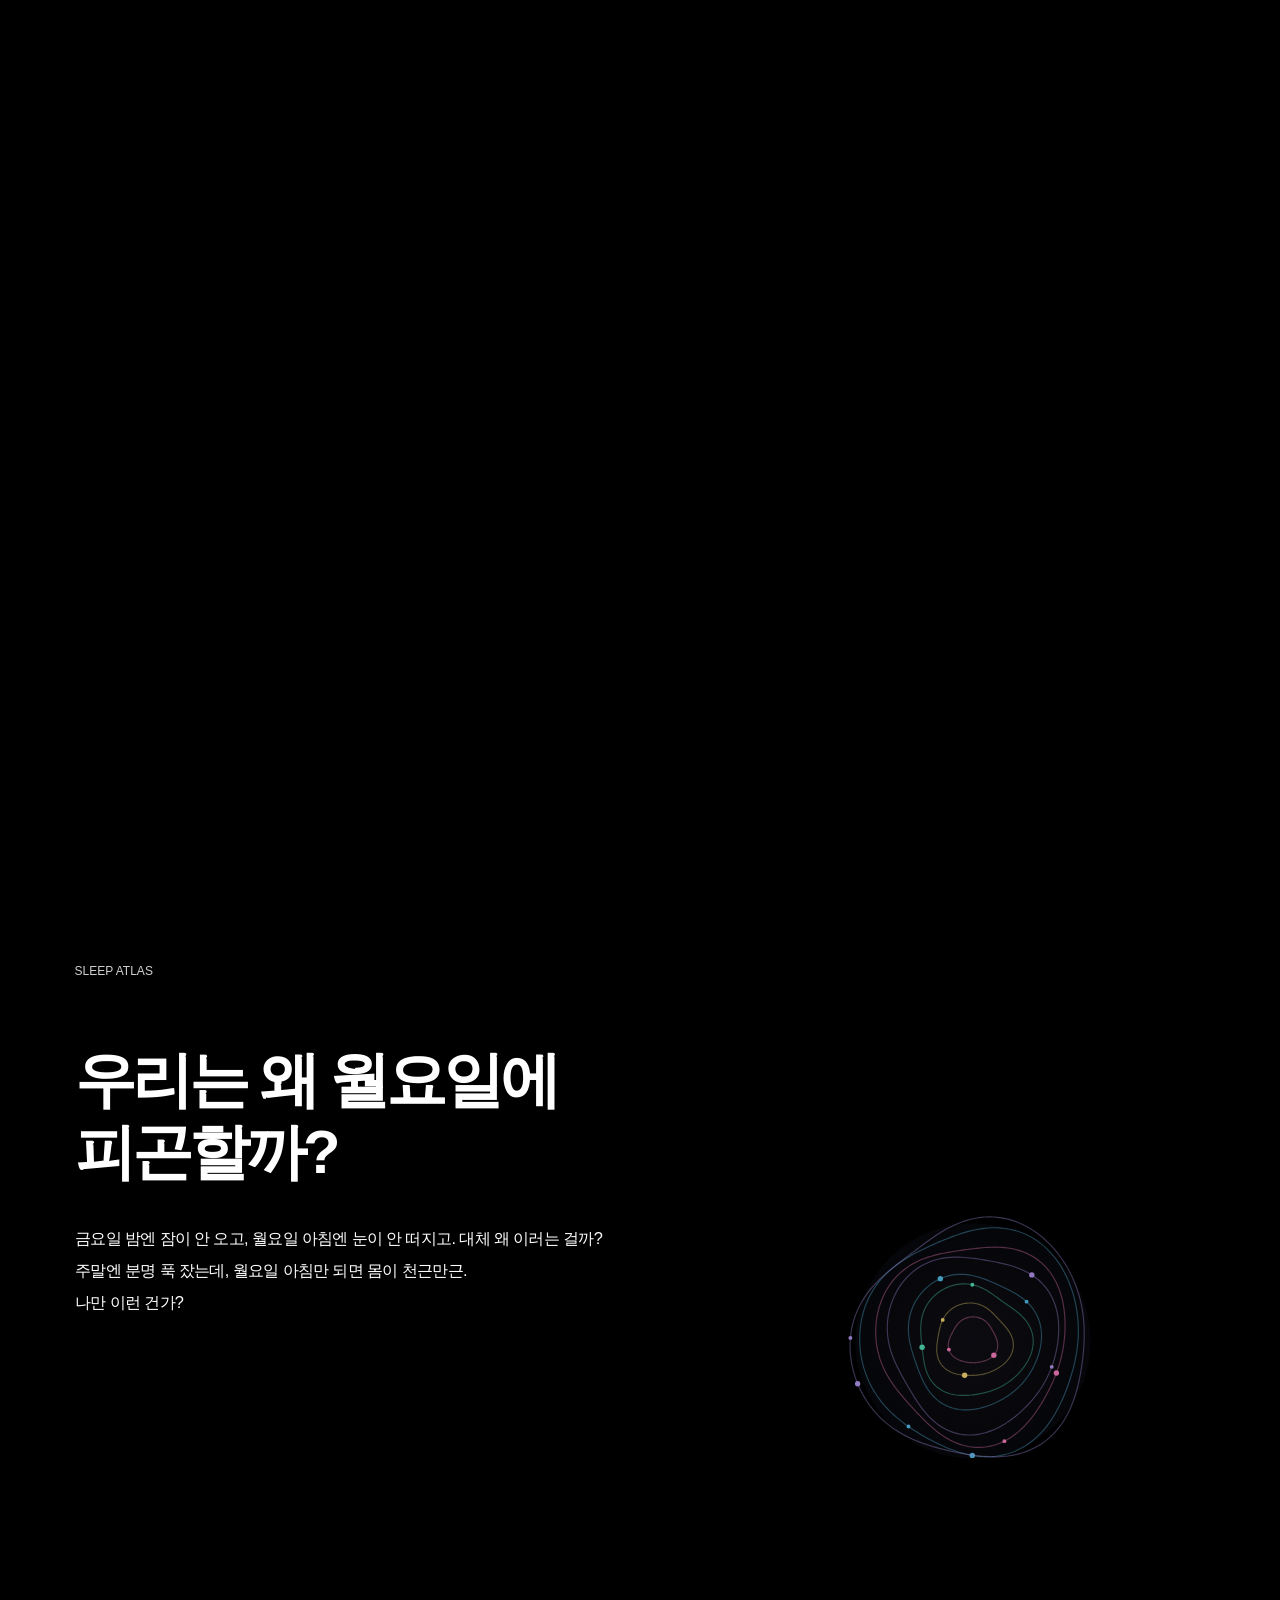
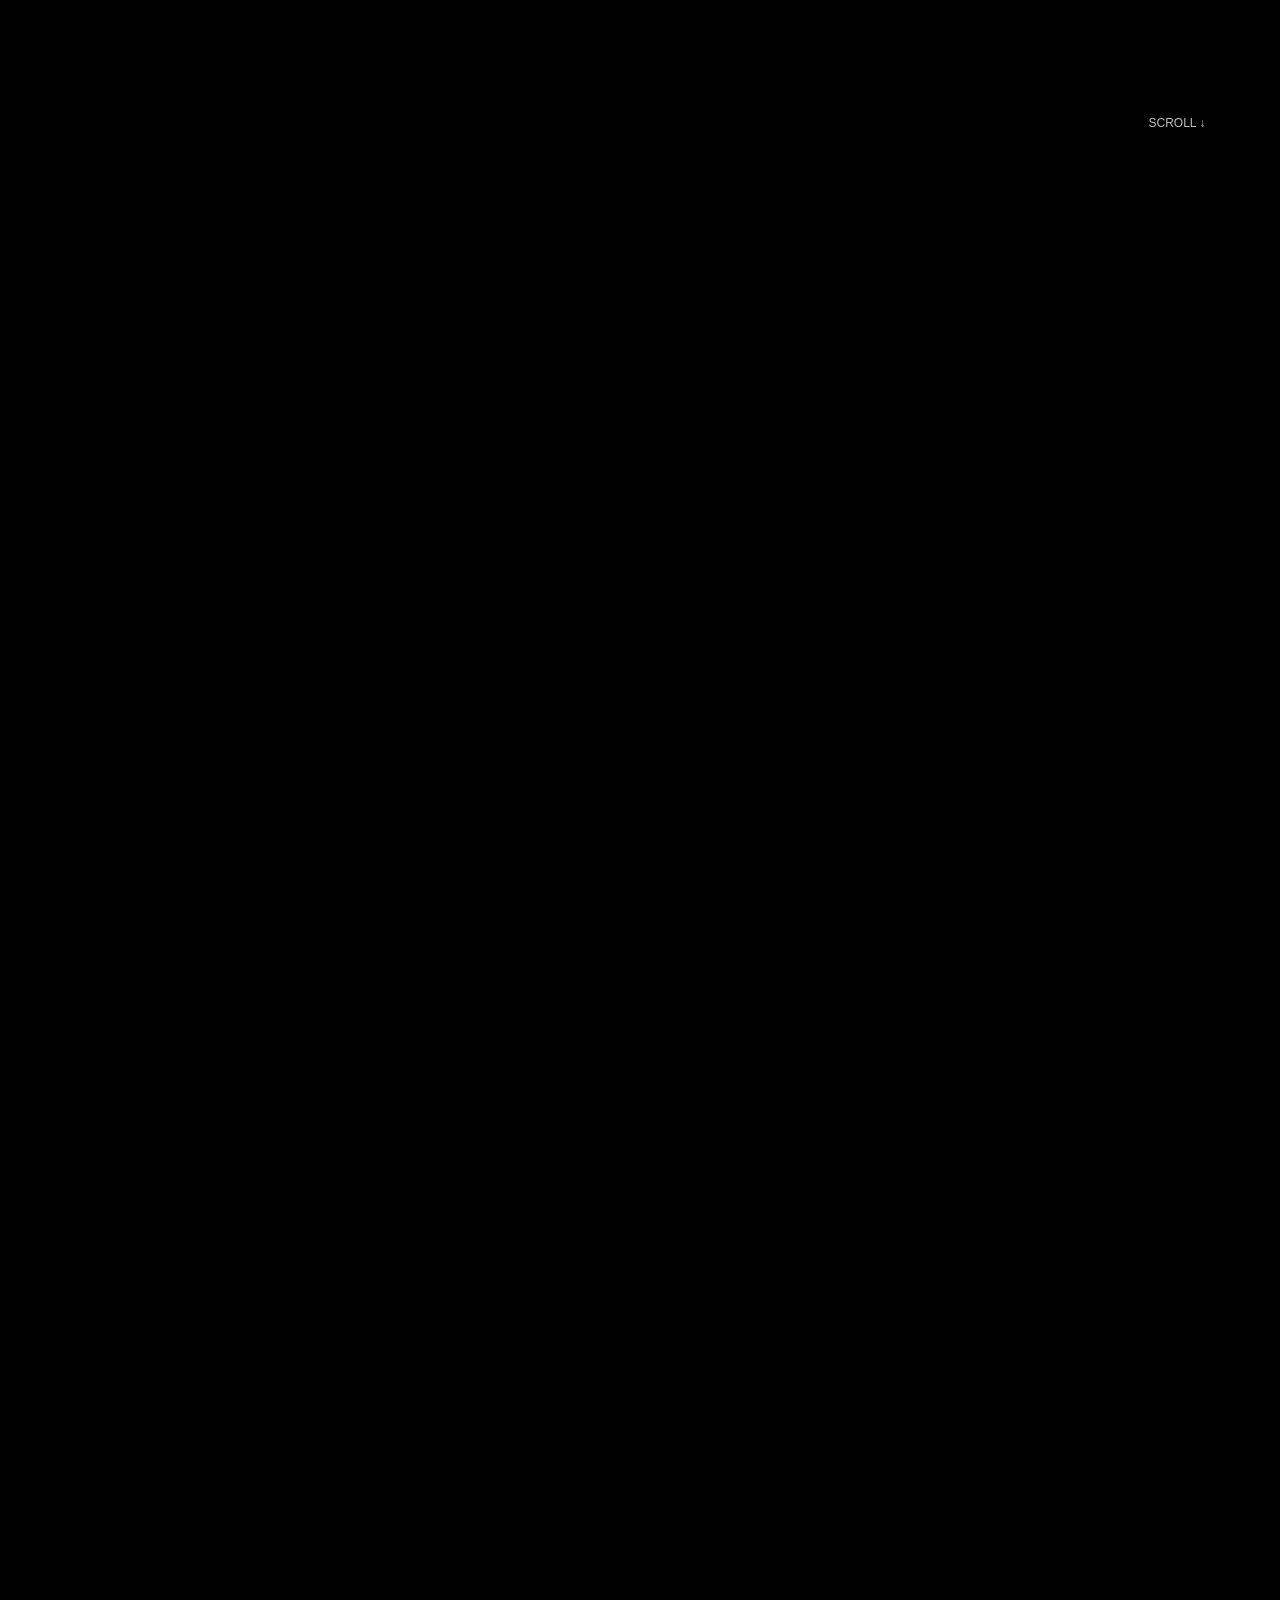
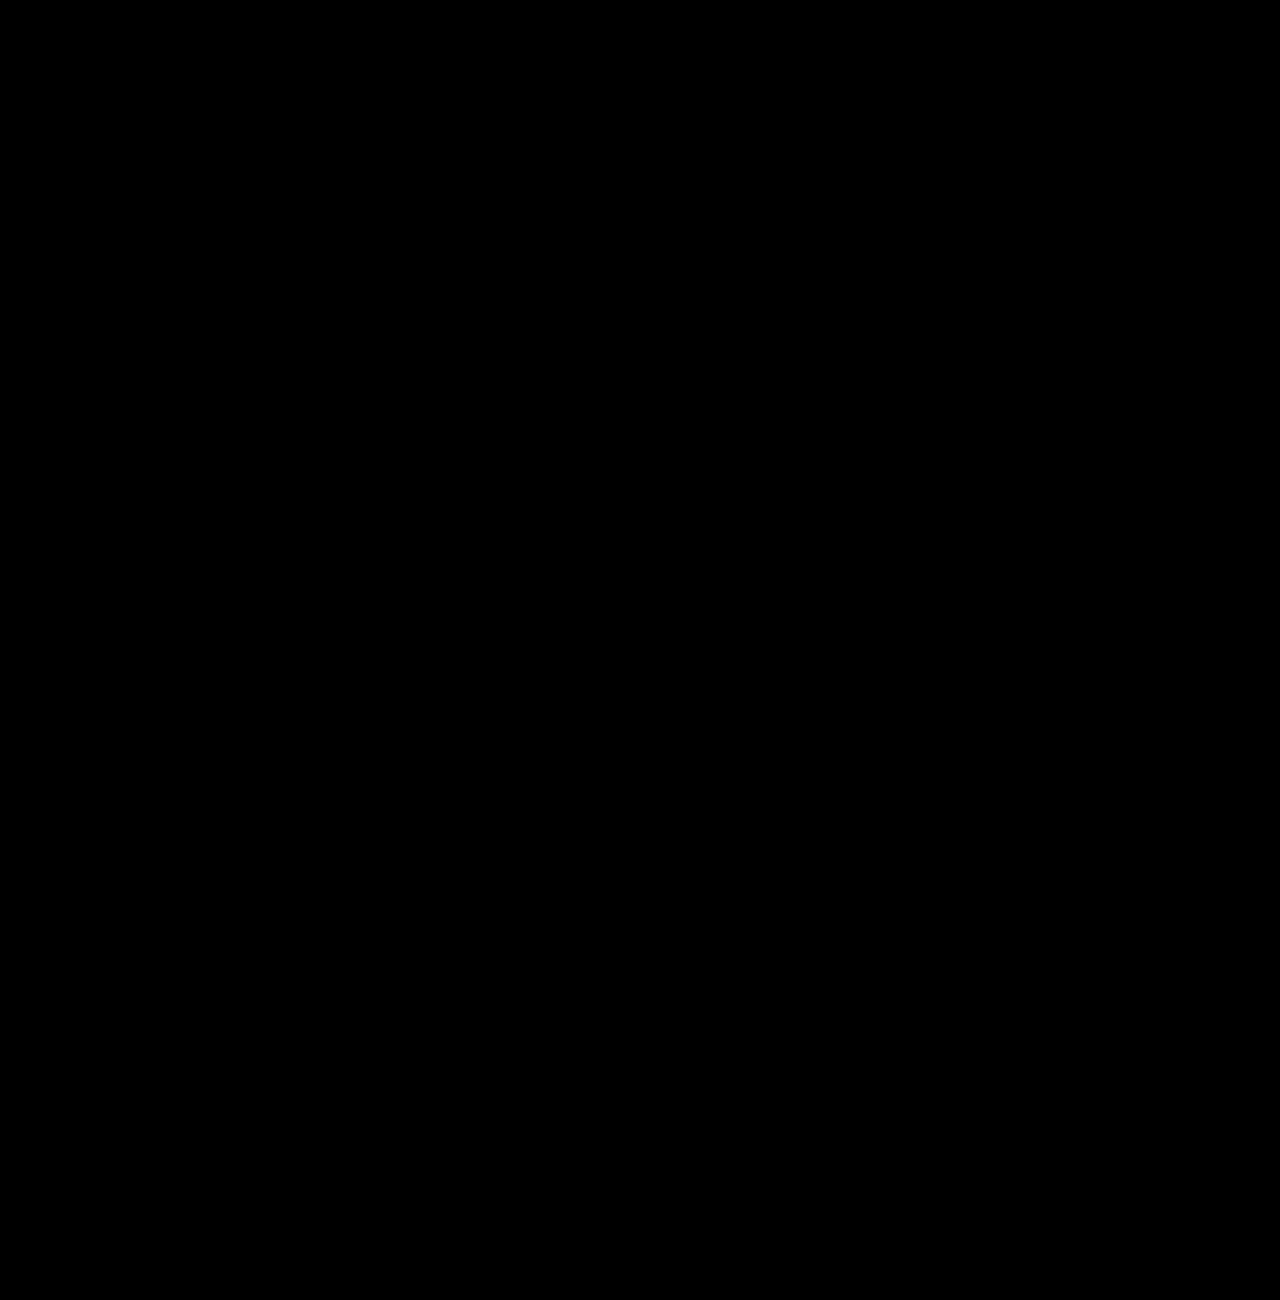
<file: social-jetlag-sphere/index.html>
<!doctype html>
<html lang="ko">
<head>
<meta charset="utf-8">
<meta name="viewport" content="width=device-width,initial-scale=1">
<title>Social Jetlag</title>
<meta http-equiv="refresh" content="0; url=../social-jetlag-atlas-team/">
<style>html,body{height:100%;margin:0;background:#000;color:#fff;font:14px 'Noto Sans KR',sans-serif;display:grid;place-items:center}a{color:#b69cff}</style>
</head>
<body>
<p><a href="../social-jetlag-atlas-team/">Social Jetlag</a>로 이동합니다.</p>
<script>location.replace('../social-jetlag-atlas-team/'+location.search+location.hash);</script>
</body>
</html>
</file>
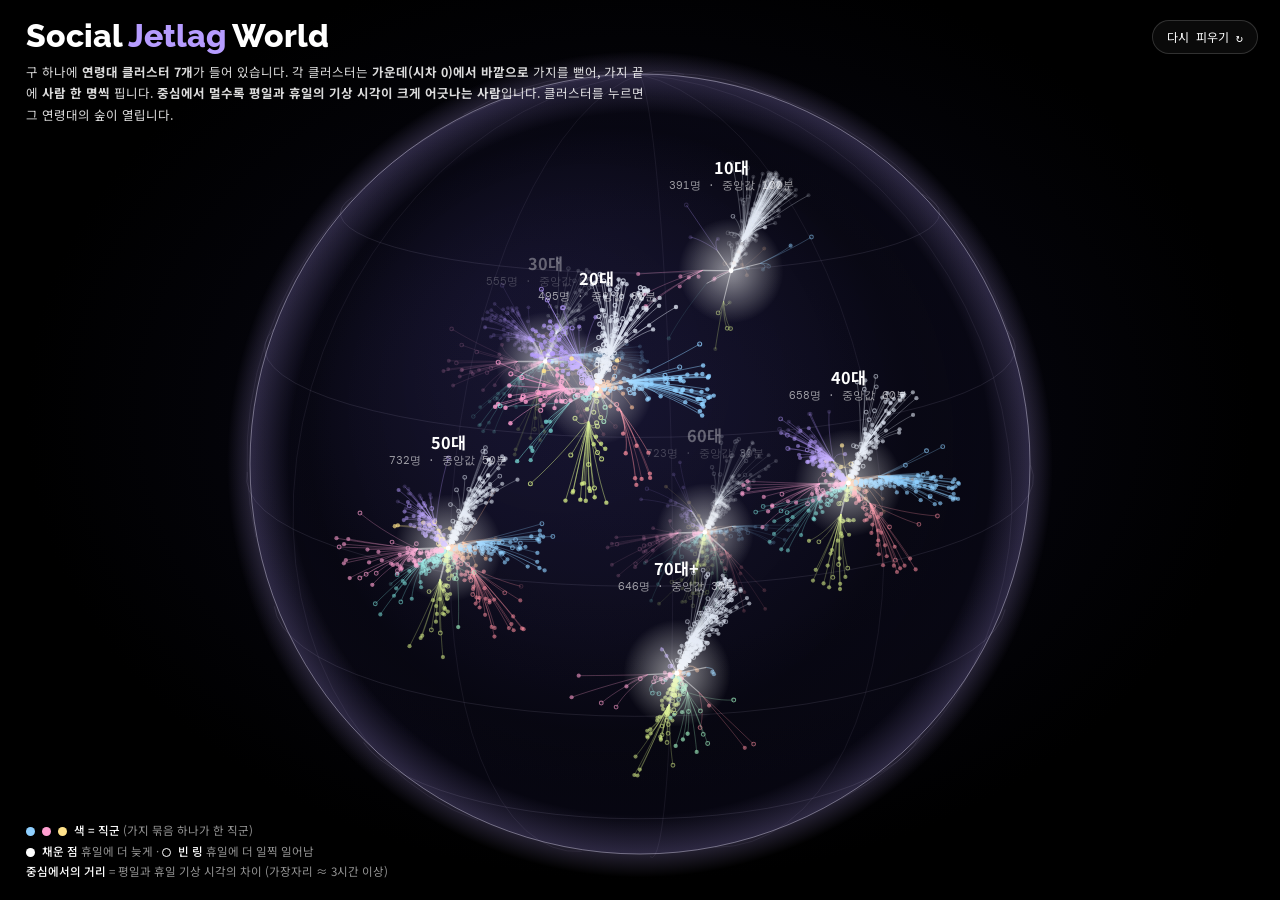
<file: social-jetlag-world/index.html>
<!doctype html>
<html lang="ko">
<head>
<meta charset="utf-8">
<meta name="viewport" content="width=device-width,initial-scale=1,viewport-fit=cover">
<title>Social Jetlag World</title>
<link rel="stylesheet" href="https://fonts.googleapis.com/css2?family=DM+Mono:wght@400;500&family=Raleway:wght@500;700;800&family=Noto+Sans+KR:wght@300;400;500;700&display=swap">
<style>
:root{--bg:#000;--fg:#fff;--mute:rgba(255,255,255,.58);--line:rgba(255,255,255,.16);--lav:#b69cff;color-scheme:dark}
*{box-sizing:border-box;margin:0}
html,body{height:100%;background:radial-gradient(ellipse at 50% 46%,#0a0a1a 0%,#000 68%);color:var(--fg);font-family:'Noto Sans KR',sans-serif;overflow:hidden}
.mono{font-family:'DM Mono','Noto Sans KR',monospace}
#A,#B{position:fixed;inset:0;transition:opacity .5s}
#B{opacity:0;pointer-events:none}
body.forest #A{opacity:0;pointer-events:none}body.forest #B{opacity:1;pointer-events:auto}
canvas{display:block}
#cvA{position:absolute;inset:0;width:100%;height:100%;cursor:grab;touch-action:none}
#head{position:absolute;left:26px;top:20px;z-index:3;pointer-events:none;max-width:min(620px,calc(100vw - 52px))}
#head h1{font:800 clamp(22px,2.6vw,32px)/1 Raleway,'Noto Sans KR',sans-serif}
#head h1 span{color:var(--lav)}
#head p{font-size:12.5px;line-height:1.7;color:rgba(255,255,255,.86);margin-top:9px}
#head b{font-weight:700}
#ctrlA{position:absolute;right:22px;top:20px;z-index:3;display:flex;gap:10px}
.ghost{background:rgba(255,255,255,.04);border:1px solid var(--line);color:#fff;border-radius:99px;padding:7px 14px;font:400 12px 'DM Mono','Noto Sans KR',monospace;cursor:pointer}
.ghost:hover{border-color:#fff}
#legA{position:absolute;left:26px;bottom:18px;z-index:3;font-size:11.5px;color:var(--mute);line-height:1.8;pointer-events:none}
#legA b{color:#fff;font-weight:500}
#legA i{display:inline-block;width:9px;height:9px;border-radius:50%;margin-right:7px;vertical-align:-1px}
#legA i.f{background:#fff}#legA i.r{border:1.5px solid #fff}
#tipA{position:absolute;z-index:4;pointer-events:none;padding:8px 11px;border:1px solid rgba(255,255,255,.3);border-radius:8px;background:rgba(6,6,14,.94);font-size:12px;line-height:1.65;display:none}
/* 숲 모드 */
#B{display:grid;grid-template-columns:minmax(210px,17vw) 1fr minmax(280px,22vw);background:#000}
#BL,#BR{overflow-y:auto;scrollbar-width:none;padding:0 0 20px}#BL::-webkit-scrollbar,#BR::-webkit-scrollbar{display:none}
#BL{border-right:1px solid var(--line);padding:16px 14px}
#BR{border-left:1px solid var(--line);font:400 11.5px/1.8 'DM Mono','Noto Sans KR',monospace;padding:18px 18px}
#BR h4{font:500 10.5px 'DM Mono',monospace;color:var(--mute);letter-spacing:.14em;text-transform:uppercase;margin:16px 0 6px;padding-top:12px;border-top:1px solid var(--line)}
#BR h4:first-child{border-top:0;margin-top:0;padding-top:0}
#BR .row{display:flex;justify-content:space-between;gap:10px;color:rgba(255,255,255,.88)}
#BR .row span:first-child{color:var(--mute)}
#BR .big{font:300 54px/1 'DM Mono',monospace;color:var(--lav);margin:6px 0 2px}#BR .big small{font-size:15px;margin-left:6px}
#BR .tags{display:flex;flex-wrap:wrap;gap:5px;margin-top:4px}
#BR .tags span{font:500 10px 'Noto Sans KR',sans-serif;padding:3px 7px;border-radius:5px;color:#111}
#bars{display:flex;align-items:flex-end;gap:4px;height:70px;margin-top:6px}
#bars i{flex:1;background:var(--lav);min-height:2px;border-radius:1px}
#BC{position:relative;min-width:0;min-height:0}
#cvB{position:absolute;inset:0;width:100%;height:100%}
#bback{position:absolute;left:18px;top:14px;z-index:3}
#btitle{position:absolute;left:0;right:0;top:16px;text-align:center;z-index:2;pointer-events:none;font:400 13px 'Noto Sans KR',sans-serif}
#btitle small{display:block;font:400 11px 'DM Mono','Noto Sans KR',monospace;color:var(--mute);margin-top:3px}
#bhelp{position:absolute;left:18px;right:18px;bottom:12px;z-index:3;pointer-events:none;font-size:11.5px;line-height:1.7;color:var(--mute);text-align:center}
#bhelp b{color:#fff;font-weight:500}
.tag{display:inline-flex;align-items:center;gap:6px;margin:0 6px 7px 0;padding:6px 10px;border-radius:6px;font:700 10.5px/1 'Noto Sans KR',sans-serif;color:#111;cursor:pointer;transition:opacity .2s}
.tag small{font:600 9.5px 'DM Mono',monospace;opacity:.65}
.tag.off{opacity:.22}
#BL h3{font:500 10.5px 'DM Mono',monospace;color:var(--mute);letter-spacing:.14em;margin:0 0 12px;text-transform:uppercase}
@media(max-width:900px){#B{display:flex;flex-direction:column;overflow-y:auto}#BL{border-right:0;border-bottom:1px solid var(--line);order:1}#BC{height:62vh;flex:none;order:2}#BR{border-left:0;border-top:1px solid var(--line);order:3}#bhelp{display:none}}
</style>
</head>
<body>
<div id="A">
 <canvas id="cvA"></canvas>
 <div id="head"><h1>Social <span>Jetlag</span> World</h1>
  <p>구 하나에 <b>연령대 클러스터 7개</b>가 들어 있습니다. 각 클러스터는 <b>가운데(시차 0)에서 바깥으로</b> 가지를 뻗어, 가지 끝에 <b>사람 한 명씩</b> 핍니다. <b>중심에서 멀수록 평일과 휴일의 기상 시각이 크게 어긋나는 사람</b>입니다. 클러스터를 누르면 그 연령대의 숲이 열립니다.</p></div>
 <div id="ctrlA"><button class="ghost" id="regrowA">다시 피우기 ↻</button></div>
 <div id="legA"><div><i style="background:rgb(143,208,255)"></i><i style="background:rgb(255,159,208)"></i><i style="background:rgb(255,226,138)"></i><b>색 = 직군</b> (가지 묶음 하나가 한 직군)</div><div><i class="f"></i><b>채운 점</b> 휴일에 더 늦게 · <i class="r"></i><b>빈 링</b> 휴일에 더 일찍 일어남</div><div><b>중심에서의 거리</b> = 평일과 휴일 기상 시각의 차이 (가장자리 ≈ 3시간 이상)</div></div>
 <div id="tipA"></div>
</div>
<div id="B">
 <aside id="BL"><h3>직군 태그</h3><div id="tags"></div></aside>
 <main id="BC"><canvas id="cvB"></canvas><button class="ghost" id="bback">← 구로 돌아가기</button><div id="btitle"></div>
  <div id="bhelp"><b>식물 한 그루</b> = 같은 직군(색)이 평일에 비슷한 시간대(1시간 칸)에 일어나는 사람들 · <b>가로</b> = 평일 기상 시각 · <b>세로</b> = 사회적 시차 (<b>0선 위</b> = 휴일에 늦게, <b>아래</b> = 일찍) · <b>꽃잎 끝 점</b> = 한 사람</div></main>
 <aside id="BR"></aside>
</div>
<script src="data.js"></script>
<script>
(()=>{
const $=id=>document.getElementById(id);
const AGES=['10대','20대','30대','40대','50대','60대','70대+'];
const JOBS=['비취업','관리자','전문가·관련','사무','서비스','판매','농림어업','기능원','장치·기계','단순노무'];
const JOBC=[[225,232,245],[255,226,138],[182,156,255],[143,208,255],[255,159,208],[255,181,133],[159,240,192],[127,230,224],[255,143,160],[217,240,138]];
const hm=m=>{m=Math.round(m);return String(Math.floor(m/60)%24).padStart(2,'0')+':'+String(m%60).padStart(2,'0')};
const sg=v=>(v>.5?'+':v<-.5?'−':'')+Math.abs(Math.round(v))+'분';
const dur=m=>Math.floor(m/60)+'h '+String(Math.round(m)%60).padStart(2,'0')+'m';
const ageGroup=a=>a<20?0:a<30?1:a<40?2:a<50?3:a<60?4:a<70?5:6;
const rnd=(()=>{let a=777;return()=>{a|=0;a=a+0x6D2B79F5|0;let t=Math.imul(a^a>>>15,1|a);t=t+Math.imul(t^t>>>7,61|t)^t;return((t^t>>>14)>>>0)/4294967296}})();
const med=a=>{if(!a.length)return 0;const s=[...a].sort((x,y)=>x-y);return s[Math.floor(s.length/2)]};
const CL=198;
const D=window.PEOPLE.map(([age,sex,job,wdw,hdw,wds,hds],i)=>({i,age,sex,job,ag:ageGroup(age),wdw,hdw,wds,hds,j:hdw-wdw,aj:Math.abs(hdw-wdw),jc:Math.max(-198,Math.min(198,hdw-wdw)),r1:rnd(),r2:rnd()}));
const norm=v=>{const l=Math.hypot(v[0],v[1],v[2])||1;return[v[0]/l,v[1]/l,v[2]/l]};
const cross=(a,b)=>[a[1]*b[2]-a[2]*b[1],a[2]*b[0]-a[0]*b[2],a[0]*b[1]-a[1]*b[0]];
const fib=(i,n)=>{const y=1-2*(i+.5)/n,r=Math.sqrt(1-y*y),t=i*2.399963;return[r*Math.cos(t),y,r*Math.sin(t)]};
const ages=[];for(let a=0;a<7;a++)if(D.some(d=>d.ag===a))ages.push(a);
// ================== 구 모드 : 클러스터 = 중심에서 바깥으로 뻗는 3D 나무 ==================
const CR=.27;                                     // 클러스터 반지름 (구 반지름 = 1)
const cl=ages.map((a,ci)=>{const c=fib(ci,ages.length).map(v=>v*.55),list=D.filter(d=>d.ag===a),jobs=new Map();
  for(const d of list){let g=jobs.get(d.job);if(!g){const ax=fib(d.job,10),u=norm(Math.abs(ax[1])>.9?cross(ax,[1,0,0]):cross(ax,[0,1,0])),v=cross(ax,u);g={job:d.job,ax,u,v,n:0};jobs.set(d.job,g)}g.n++;
    const ph=2*Math.PI*(d.wdw-180)/720,th=.1+.36*d.r1,s=Math.sin(th),co=Math.cos(th);
    d.dir=[g.ax[0]*co+(g.u[0]*Math.cos(ph)+g.v[0]*Math.sin(ph))*s,g.ax[1]*co+(g.u[1]*Math.cos(ph)+g.v[1]*Math.sin(ph))*s,g.ax[2]*co+(g.u[2]*Math.cos(ph)+g.v[2]*Math.sin(ph))*s];
    d.rad=CR*(.07+.93*Math.min(CL,d.aj)/CL)*(.96+.08*d.r2);d.gg=g}
  return{a,ci,c,list,jobs,gap:med(list.map(d=>d.aj))}});
const cvA=$('cvA'),cA=cvA.getContext('2d');let W,H,DPR,RP,CX,CY;
const SA={yaw:.5,pitch:.28,auto:true,drag:null,hov:-1,t0:performance.now(),dur:7000};
function layoutA(){DPR=Math.min(2,devicePixelRatio||1);W=innerWidth;H=innerHeight;cvA.width=W*DPR;cvA.height=H*DPR;CX=W/2;CY=H/2+(W<800?40:14);RP=Math.min(W*.46,(H-120)*.5)}
function rot(v){const cy=Math.cos(SA.yaw),sy=Math.sin(SA.yaw),x1=v[0]*cy+v[2]*sy,z1=-v[0]*sy+v[2]*cy,cp=Math.cos(SA.pitch),sp=Math.sin(SA.pitch);return[x1,v[1]*cp-z1*sp,v[1]*sp+z1*cp]}
function prj(v){const r=rot(v),f=1+.14*r[2];return[CX+RP*r[0]*f,CY-RP*r[1]*f,r[2],f]}
const add=(a,b,k)=>[a[0]+b[0]*k,a[1]+b[1]*k,a[2]+b[2]*k];
const ease=g=>g>=1?1:1-Math.pow(1-g,2.4);
let leafHits=[],labelHits=[];
function drawShell(){
  const gr=cA.createRadialGradient(CX-RP*.3,CY-RP*.35,RP*.1,CX,CY,RP);gr.addColorStop(0,'rgba(50,44,96,.35)');gr.addColorStop(.75,'rgba(12,11,26,.55)');gr.addColorStop(1,'rgba(10,9,24,.7)');cA.fillStyle=gr;cA.beginPath();cA.arc(CX,CY,RP,0,6.2832);cA.fill();
  const rim=cA.createRadialGradient(CX,CY,RP*.9,CX,CY,RP*1.06);rim.addColorStop(0,'rgba(190,170,255,0)');rim.addColorStop(.6,'rgba(190,170,255,.2)');rim.addColorStop(1,'rgba(190,170,255,0)');cA.fillStyle=rim;cA.beginPath();cA.arc(CX,CY,RP*1.06,0,6.2832);cA.fill();
  cA.strokeStyle='rgba(235,230,255,.4)';cA.lineWidth=1;cA.beginPath();cA.arc(CX,CY,RP,0,6.2832);cA.stroke();
  // 위도·경도 격자 (깊이감)
  cA.lineWidth=1;for(let q=-2;q<=2;q++){const y=q/3,rr=Math.sqrt(1-y*y);let pen=false;cA.beginPath();for(let k=0;k<=72;k++){const t=k/72*6.2832,p=prj([Math.cos(t)*rr,y,Math.sin(t)*rr]);if(p[2]<0){pen=false;continue}pen?cA.lineTo(p[0],p[1]):(cA.moveTo(p[0],p[1]),pen=true)}cA.strokeStyle='rgba(220,210,255,.1)';cA.stroke()}
  for(let q=0;q<6;q++){const a=q*Math.PI/6;let pen=false;cA.beginPath();for(let k=0;k<=72;k++){const t=k/72*6.2832,p=prj([Math.cos(t)*Math.cos(a),Math.sin(t),Math.cos(t)*Math.sin(a)]);if(p[2]<0){pen=false;continue}pen?cA.lineTo(p[0],p[1]):(cA.moveTo(p[0],p[1]),pen=true)}cA.strokeStyle='rgba(220,210,255,.07)';cA.stroke()}
}
function drawCluster(c,p,dimA){
  const{c:ctr}=c,pc=prj(ctr),sc=pc[3],al=dimA;
  // 나무: 줄기(직군) → 가지(사람)
  const trunkLen=.3*CR,front=p*1.15*CR;
  for(const g of c.jobs.values()){const col=JOBC[g.job].join(','),K=add(ctr,g.ax,trunkLen),tl=Math.min(front,trunkLen),tip=add(ctr,g.ax,tl),a=prj(ctr),b=prj(tip);
    cA.strokeStyle=`rgba(255,255,255,${.5*al})`;cA.lineWidth=(.8+Math.sqrt(g.n)*.12)*sc;cA.beginPath();cA.moveTo(a[0],a[1]);cA.lineTo(b[0],b[1]);cA.stroke();g.K=K}
  const groups=new Map();const leaves=[];
  for(const d of c.list){const g=d.gg,K=g.K||add(ctr,g.ax,trunkLen),useK=d.rad>trunkLen,S=useK?K:ctr,s0=useK?trunkLen:0,L=add(ctr,d.dir,d.rad);
    if(front<=s0)continue;const u=Math.max(0,Math.min(1,(front-s0)/Math.max(.001,d.rad-s0))),ctl=add(add(S,[L[0]-S[0],L[1]-S[1],L[2]-S[2]],.5),g.ax,CR*.07);
    const pS=prj(S),pL=prj(L),pC=prj(ctl);const dz=(pS[2]+pL[2])/2,bk=dz>.45?0:dz>-.1?1:2,key=d.job*3+bk;
    let q=groups.get(key);if(!q){q=new Path2D();groups.set(key,q)}
    q.moveTo(pS[0],pS[1]);const st=Math.max(2,Math.ceil(7*u));for(let k=1;k<=st;k++){const t=u*k/st,w=1-t,x=w*w*pS[0]+2*w*t*pC[0]+t*t*pL[0],y=w*w*pS[1]+2*w*t*pC[1]+t*t*pL[1];q.lineTo(x,y)}
    if(front>=d.rad)leaves.push([pL,d])}
  const BA=[.55,.34,.15];
  for(const[key,q] of groups){const job=Math.floor(key/3),bk=key%3;cA.strokeStyle=`rgba(${JOBC[job].join(',')},${BA[bk]*al})`;cA.lineWidth=.8*sc;cA.stroke(q)}
  // 잎 = 사람
  const sz=Math.max(1.6,RP/190);
  for(const pass of [0,1])for(const[pL,d] of leaves){if(pass===0?pL[2]>=0:pL[2]<0)continue;const dd=pL[2]>=0?.5+.5*pL[2]:.18;cA.globalAlpha=Math.min(1,dd*al);const col=`rgb(${JOBC[d.job].join(',')})`;
    if(d.j>=0){cA.fillStyle=col;cA.beginPath();cA.arc(pL[0],pL[1],sz*pL[3],0,6.2832);cA.fill()}else{cA.strokeStyle=col;cA.lineWidth=1.1;cA.beginPath();cA.arc(pL[0],pL[1],sz*pL[3]*.9,0,6.2832);cA.stroke()}
    if(pass&&dd>.6)leafHits.push([pL[0],pL[1],d.i,c.ci])}
  cA.globalAlpha=1;
  // 중심 핵
  const hg=cA.createRadialGradient(pc[0],pc[1],0,pc[0],pc[1],RP*CR*.5*sc);hg.addColorStop(0,`rgba(255,255,255,${.55*al})`);hg.addColorStop(1,'rgba(255,255,255,0)');cA.fillStyle=hg;cA.beginPath();cA.arc(pc[0],pc[1],RP*CR*.5*sc,0,6.2832);cA.fill();
  cA.fillStyle=`rgba(255,255,255,${al})`;cA.beginPath();cA.arc(pc[0],pc[1],2.4*sc,0,6.2832);cA.fill();
  return pc;
}
function frameA(now){
  requestAnimationFrame(frameA);if(document.body.classList.contains('forest'))return;
  if(SA.auto&&!SA.drag)SA.yaw+=.0016;
  cA.setTransform(DPR,0,0,DPR,0,0);cA.clearRect(0,0,W,H);leafHits=[];labelHits=[];
  drawShell();
  const g=Math.max(0,Math.min(1,(now-SA.t0)/SA.dur)),p=ease(g);
  const order=cl.map(c=>({c,z:rot(c.c)[2]})).sort((a,b)=>a.z-b.z);
  for(const{c} of order){const dimA=SA.hov>=0&&SA.hov!==c.ci?.28:1,pc=drawCluster(c,p,dimA);
    const rpx=RP*CR*pc[3]*1.0;labelHits.push({x:pc[0],y:pc[1],r:Math.max(30,rpx),ci:c.ci,z:pc[2]})}
  // 라벨
  for(const h of labelHits){const c=cl[h.ci],on=SA.hov===h.ci,fz=h.z>-.3?1:.35;cA.textAlign='center';cA.textBaseline='alphabetic';
    cA.font=`${on?800:700} ${Math.max(13,RP/24)}px 'Noto Sans KR',sans-serif`;cA.fillStyle=`rgba(255,255,255,${(SA.hov>=0&&!on?.35:1)*fz})`;cA.fillText(AGES[c.a],h.x,h.y-h.r*.92);
    cA.font=`400 ${Math.max(10,RP/36)}px 'DM Mono',monospace`;cA.fillStyle=`rgba(255,255,255,${.6*fz})`;cA.fillText(`${c.list.length}명 · 중앙값 ${Math.round(c.gap)}분`,h.x,h.y-h.r*.92+Math.max(13,RP/26));
    if(on){cA.strokeStyle='rgba(255,255,255,.55)';cA.lineWidth=1.2;cA.setLineDash([4,4]);cA.beginPath();cA.arc(h.x,h.y,h.r,0,6.2832);cA.stroke();cA.setLineDash([]);cA.fillStyle='#fff';cA.font="500 11px 'DM Mono','Noto Sans KR',monospace";cA.fillText('클릭하면 숲이 열립니다 →',h.x,h.y+h.r+16)}}
}
function pickCluster(x,y){let best=-1,bz=-9;for(const h of labelHits){if(Math.hypot(h.x-x,h.y-y)<h.r&&h.z>bz){bz=h.z;best=h.ci}}return best}
cvA.addEventListener('pointerdown',e=>{SA.drag={x:e.clientX,y:e.clientY,yaw:SA.yaw,pitch:SA.pitch,m:false};cvA.setPointerCapture(e.pointerId)});
cvA.addEventListener('pointermove',e=>{if(SA.drag){const dx=e.clientX-SA.drag.x,dy=e.clientY-SA.drag.y;if(Math.abs(dx)+Math.abs(dy)>4)SA.drag.m=true;if(SA.drag.m){SA.yaw=SA.drag.yaw+dx*.008;SA.pitch=Math.max(-1.2,Math.min(1.2,SA.drag.pitch+dy*.006))}return}
  SA.hov=pickCluster(e.clientX,e.clientY);cvA.style.cursor=SA.hov>=0?'pointer':'grab';
  let best=null,bd=64;for(const h of leafHits){const d=(h[0]-e.clientX)**2+(h[1]-e.clientY)**2;if(d<bd){bd=d;best=h}}const t=$('tipA');
  if(best&&SA.hov>=0){const d=D[best[2]];t.innerHTML=`<b>${AGES[d.ag]} × ${JOBS[d.job]}</b> · ${d.age}세 ${d.sex===1?'남':'여'}<br>평일 ${hm(d.wdw)} → 휴일 ${hm(d.hdw)} (<b>${sg(d.j)}</b>)`;t.style.display='block';t.style.left=Math.min(W-260,e.clientX+14)+'px';t.style.top=(e.clientY+14)+'px'}else t.style.display='none'});
cvA.addEventListener('pointerup',e=>{const m=SA.drag&&SA.drag.m;SA.drag=null;if(m)return;const ci=pickCluster(e.clientX,e.clientY);if(ci>=0)openForest(cl[ci].a)});
cvA.addEventListener('pointerleave',()=>{SA.hov=-1;$('tipA').style.display='none'});
$('regrowA').onclick=()=>{SA.t0=performance.now();SA.dur=7000};
// ================== 숲 모드 : 연령 클러스터를 눌렀을 때 ==================
const cvB=$('cvB'),cB=cvB.getContext('2d');let BW,BH,BD,F=null;
const SB={age:0,off:new Set(),hover:null,pin:null,t0:0};
function buildForest(a){
  const list=D.filter(d=>d.ag===a),groups=new Map();
  for(const d of list){const bin=Math.max(0,Math.min(7,Math.floor((d.wdw-240)/60)));const k=d.job*10+bin;let g=groups.get(k);if(!g){g={job:d.job,bin,list:[]};groups.set(k,g)}g.list.push(d)}
  const plants=[...groups.values()].map(g=>{g.pos=g.list.filter(d=>d.j>=0).sort((x,y)=>x.aj-y.aj);g.neg=g.list.filter(d=>d.j<0).sort((x,y)=>x.aj-y.aj);
    g.med=med(g.list.map(d=>d.aj));g.mean=g.list.reduce((s,d)=>s+d.j,0)/g.list.length;g.mp=med(g.pos.map(d=>d.aj));g.mn=med(g.neg.map(d=>d.aj));return g});
  F={a,list,plants,strays:Array.from({length:60},()=>[rnd(),rnd(),rnd()])}
}
function layoutB(){const r=$('BC').getBoundingClientRect();BD=Math.min(2,devicePixelRatio||1);BW=r.width;BH=r.height;cvB.width=BW*BD;cvB.height=BH*BD}
// 세로 = 사회적 시차 (0 = 땅, 위 = 휴일에 늦게, 아래 = 휴일에 일찍)
const GEO=()=>{const top=84,bot=BH-96,y0=top+(bot-top)*.6,sc=Math.min(y0-top-4,bot-y0-4)/(CL/60);return{top,bot,y0,sc,binW:BW*.88/8,x0:BW*.06}}
function plantGeom(g){const G=GEO();return{x:G.x0+(g.bin+.5)*G.binW+(g.job-4.5)*G.binW*.085,y0:G.y0,sc:G.sc,wd:Math.min(G.binW*.48,4+Math.sqrt(g.list.length)*3.2)}}
let bHits=[];
function frameB(now){
  requestAnimationFrame(frameB);if(!document.body.classList.contains('forest')||!F)return;
  cB.setTransform(BD,0,0,BD,0,0);cB.clearRect(0,0,BW,BH);bHits=[];
  const G=GEO(),p=Math.max(0,Math.min(1,(now-SB.t0)/4200)),pe=1-Math.pow(1-p,2.0);
  for(const s of F.strays){cB.fillStyle=`rgba(255,255,255,${.08+.2*s[2]})`;cB.fillRect(s[0]*BW,G.top+s[1]*(G.bot-G.top),1.3,1.3)}
  // 시차 눈금 (가로선) : 위 = 늦게, 아래 = 일찍
  cB.textBaseline='middle';cB.font="400 10px 'DM Mono','Noto Sans KR',monospace";
  for(let h=-3;h<=3;h++){const y=G.y0-h*60*G.sc/60,z=h===0;cB.strokeStyle=z?'rgba(255,255,255,.7)':'rgba(255,255,255,.1)';cB.lineWidth=z?1.4:1;cB.setLineDash(z?[]:[2,5]);cB.beginPath();cB.moveTo(BW*.04,y);cB.lineTo(BW*.97,y);cB.stroke();cB.setLineDash([]);
    cB.textAlign='left';cB.fillStyle=z?'#fff':'rgba(255,255,255,.55)';cB.fillText(z?'0 · 평일=휴일':(h>0?'+':'−')+Math.abs(h)+'시간'+(Math.abs(h)===3?'+':''),BW*.04+4,y-8)}
  cB.textAlign='left';cB.fillStyle='rgba(255,255,255,.5)';cB.font="400 10.5px 'Noto Sans KR',sans-serif";cB.fillText('↑ 휴일에 더 늦게',BW*.04+4,G.top-14);cB.fillText('↓ 휴일에 더 일찍',BW*.04+4,G.bot+16);
  // 가로 = 평일 기상 시각
  cB.textAlign='center';cB.font="400 9.5px 'DM Mono',monospace";cB.fillStyle='rgba(255,255,255,.55)';
  for(let b=0;b<=8;b++){const x=G.x0+b*G.binW;cB.fillStyle='rgba(255,255,255,.12)';cB.fillRect(x,G.top,1,G.bot-G.top);cB.fillStyle='rgba(255,255,255,.6)';cB.fillText(String(4+b).padStart(2,'0')+':00',x,BH-58)}
  cB.fillStyle='rgba(255,255,255,.6)';cB.font="400 10.5px 'Noto Sans KR',sans-serif";cB.fillText('평일 기상 시각 →',BW/2,BH-40);
  const hov=SB.pin||SB.hover;
  for(const g of F.plants){const off=SB.off.has(g.job),dim=off?.07:(hov&&hov!==g?.4:1),P=plantGeom(g),col=JOBC[g.job].join(','),delay=g.bin/8*.18,ph=Math.max(0,Math.min(1,(pe-delay)/(1-.18)));
    if(ph<=0)continue;const isH=hov===g;
    for(const[dir,arr,m] of [[1,g.pos,g.mp],[-1,g.neg,g.mn]]){if(!arr.length)continue;const n=arr.length,stemH=Math.max(8,m*P.sc/60*.62)*Math.min(1,ph*1.6),sy=P.y0-dir*stemH;
      cB.strokeStyle=isH?'#fff':`rgba(255,255,255,${.5*dim})`;cB.lineWidth=isH?1.8:1;cB.beginPath();cB.moveTo(P.x,P.y0);cB.lineTo(P.x,sy);cB.stroke();
      arr.forEach((d,k)=>{const fr=n>1?k/(n-1):.5,lx=P.x+(fr-.5)*2*P.wd,full=Math.min(CL,d.aj)/CL,ly=P.y0-d.jc*P.sc/60*1,
        // 작은 시차부터 먼저, 큰 시차는 나중에 (꽃잎이 열리듯)
        lp=Math.max(0,Math.min(1,(ph*1.35-full*.75-.1)/.35));if(lp<=0)return;
        const ex=P.x+(lx-P.x)*lp,ey=sy+(ly-sy)*lp;cB.strokeStyle=`rgba(${col},${.5*dim*Math.min(1,lp*2)})`;cB.lineWidth=.9;cB.beginPath();cB.moveTo(P.x,sy);cB.quadraticCurveTo(P.x+(lx-P.x)*.15,sy+(ly-sy)*.55,ex,ey);cB.stroke();
        if(lp>=1){cB.globalAlpha=dim;cB.fillStyle=cB.strokeStyle=`rgb(${col})`;const r=2.5+(1-lp)*0;if(d.j>=0){cB.beginPath();cB.arc(lx,ly,r,0,6.2832);cB.fill()}else{cB.lineWidth=1.3;cB.beginPath();cB.arc(lx,ly,r-.1,0,6.2832);cB.stroke()}cB.globalAlpha=1}else if(lp>.7){cB.globalAlpha=dim*(lp-.7)/.3;cB.fillStyle=`rgb(${col})`;cB.beginPath();cB.arc(ex,ey,2.5*(lp-.7)/.3,0,6.2832);cB.fill();cB.globalAlpha=1}})}
    bHits.push({g,x:P.x,w:Math.max(P.wd+6,10)})}
  if(hov){const P=plantGeom(hov);cB.fillStyle='#fff';cB.font="500 11px 'Noto Sans KR',sans-serif";cB.textAlign='center';cB.fillText(`${JOBS[hov.job]} · ${hov.list.length}명`,P.x,G.y0+(G.bot-G.y0)*.08+14)}
}
function renderRight(g){
  const L=F.list.filter(d=>!SB.off.has(d.job)),lat=L.filter(d=>d.j>0).length;
  const bars=new Array(13).fill(0);for(const d of L)bars[Math.min(12,Math.floor(d.aj/15))]++;const mx=Math.max(...bars,1);
  let h=`<h4>CLUSTER</h4><div class="row"><span>연령대</span><span>${AGES[F.a]}</span></div><div class="row"><span>인원</span><span>${L.length}명</span></div>`;
  if(g){const l=g.list;h+=`<h4>PLANT (선택한 식물)</h4><div class="row"><span>직군</span><span>${JOBS[g.job]}</span></div><div class="row"><span>평일 기상대</span><span>${hm(240+g.bin*60)}–${hm(300+g.bin*60)}</span></div><div class="row"><span>인원</span><span>${l.length}명</span></div><div class="row"><span>평균 시차</span><span>${sg(g.mean)}</span></div><div class="row"><span>시차 중앙값</span><span>${Math.round(g.med)}분</span></div><div class="row"><span>평균 평일 기상</span><span>${hm(l.reduce((s,d)=>s+d.wdw,0)/l.length)}</span></div><div class="row"><span>평균 휴일 기상</span><span>${hm(l.reduce((s,d)=>s+d.hdw,0)/l.length)}</span></div>`}
  else h+=`<div class="big">${Math.round(med(L.map(d=>d.aj)))}<small>분</small></div><div class="row"><span>평일–휴일 기상 차이</span><span></span></div><div class="row"><span style="font-size:10px">개인별 절댓값의 중앙값</span><span></span></div><div class="row"><span>휴일에 더 늦게</span><span>${L.length?Math.round(lat/L.length*100):0}%</span></div>`;
  h+=`<h4>DISTRIBUTION</h4><div id="bars">${bars.map(v=>`<i style="height:${Math.max(3,v/mx*100)}%"></i>`).join('')}</div><div class="row" style="font-size:10px;margin-top:4px"><span>0</span><span>1</span><span>2</span><span>3h+</span></div>`;
  h+=`<h4>TAGS</h4><div class="tags">${[...new Set(L.map(d=>d.job))].sort((a,b)=>a-b).map(j=>`<span style="background:rgb(${JOBC[j].join(',')})">${JOBS[j]}</span>`).join('')}</div>`;
  $('BR').innerHTML=h}
function buildTags(){const el=$('tags');el.innerHTML='';JOBS.forEach((n,j)=>{const c=F.list.filter(d=>d.job===j).length;if(!c)return;const t=document.createElement('span');t.className='tag'+(SB.off.has(j)?' off':'');t.style.background=`rgb(${JOBC[j].join(',')})`;t.innerHTML=`${n}<small>${c}</small>`;t.onclick=()=>{SB.off.has(j)?SB.off.delete(j):SB.off.add(j);buildTags();renderRight(SB.pin||SB.hover)};el.appendChild(t)})}
function openForest(a){buildForest(a);SB.off.clear();SB.pin=null;SB.hover=null;layoutB();SB.t0=performance.now();document.body.classList.add('forest');
  $('btitle').innerHTML=`${AGES[a]} · ${F.list.length}명<small>꽃처럼 피어난 숲 · 세로 = 사회적 시차</small>`;buildTags();renderRight(null)}
$('bback').onclick=closeForest;function closeForest(){document.body.classList.remove('forest');$('tipA').style.display='none';SA.t0=performance.now()-2500}
addEventListener('keydown',e=>{if(e.key==='Escape')closeForest()});
function plantAt(x,y){const G=GEO();if(y<G.top-4||y>G.bot+4)return null;let b=null,bd=1e9;for(const h of bHits){const d=Math.abs(x-h.x);if(d<h.w&&d<bd&&!SB.off.has(h.g.job)){bd=d;b=h.g}}return b}
cvB.addEventListener('pointermove',e=>{const r=cvB.getBoundingClientRect(),g=plantAt(e.clientX-r.left,e.clientY-r.top);if(g!==SB.hover){SB.hover=g;renderRight(SB.pin||g)}cvB.style.cursor=g?'pointer':'default'});
cvB.addEventListener('click',e=>{const r=cvB.getBoundingClientRect(),g=plantAt(e.clientX-r.left,e.clientY-r.top);SB.pin=g&&SB.pin!==g?g:null;renderRight(SB.pin||g)});
addEventListener('resize',()=>{layoutA();layoutB()});
new ResizeObserver(layoutB).observe($('BC'));
layoutA();requestAnimationFrame(frameA);requestAnimationFrame(frameB);
})();
</script>
</body>
</html>
</file>
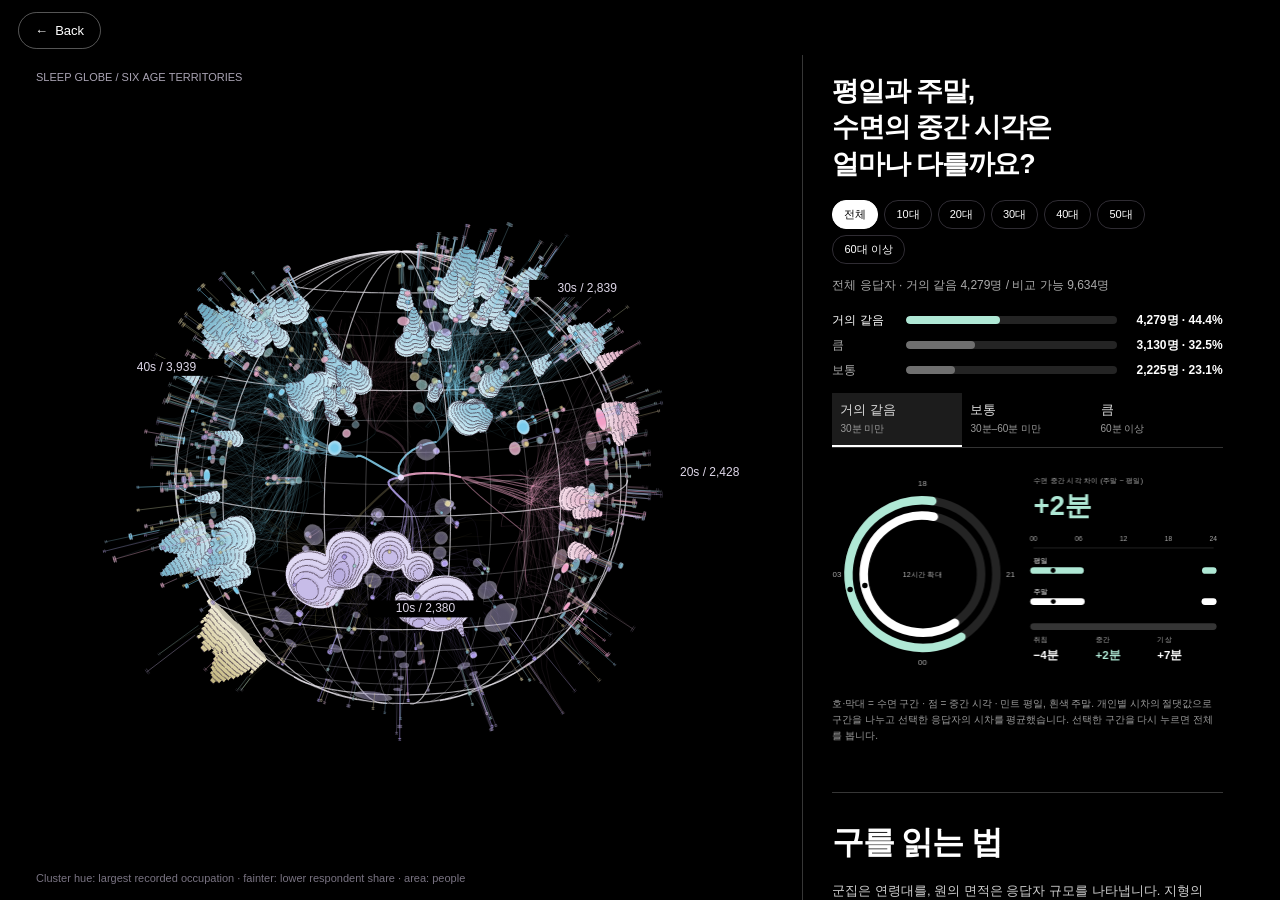
<file: main/atlas.html>
<!doctype html>
<html lang="ko">
<head>
  <meta charset="utf-8">
  <meta name="viewport" content="width=device-width,initial-scale=1">
  <title>주말에 몰아자는 것도 게으름일까? - 사회적시차</title>
  <link rel="stylesheet" href="styles.css?v=hover-card">
  <script>if (new URLSearchParams(location.search).has('personal')) document.documentElement.classList.add('personal-globe-entry');</script>
</head>
<body data-screen="detail" data-entry="globe">
  <div id="atlas-screen" class="atlas-screen" hidden inert>
  <header class="site-header">
    <a class="logo" href="#main" aria-label="Sleep Atlas main">sleep atlas</a>
    <nav class="navigation" aria-label="Main navigation">
      <a class="active" href="#main" aria-current="page">Main</a>
      <span role="link" aria-disabled="true" title="Page not yet available">About SJ</span>
      <a href="data.js" download>Data</a>
      <span role="link" aria-disabled="true" title="Page not yet available">Contact</span>
    </nav>
    <button class="about-us" type="button" disabled title="Page not yet available">About Us</button>
  </header>
  <main id="main">
    <section class="top" aria-labelledby="page-title">
      <h1 id="page-title">Social Jetlag</h1>
      <p class="subtitle"><span id="record-total">48,621</span> sleep records in one landscape.</p>
      <p class="desc">원본 수면 분포에서 출발한 개념적 밀도 지도입니다. 여섯 수면 구역의 집중과 전이를 탐색하세요.<br>화면 거리는 실제 시간 간격이 아닙니다.</p>
    </section>
    <div class="atlas-layout">
      <aside class="sidebar" aria-label="Atlas information and day filters">
        <div class="stats">
          <div><small>EXTRACTED DIARIES</small><b id="diary-total">48,621</b></div>
          <div><small>TIME RESOLUTION</small><b>10 min</b></div>
        </div>
        <section class="panel" aria-labelledby="filter-title">
          <h2 id="filter-title">Explore / Day type</h2>
          <label class="choice"><input type="checkbox" data-day="1" checked><span class="swatch weekday"></span><span>평일</span><span class="day-count" id="d1">29,167</span></label>
          <label class="choice"><input type="checkbox" data-day="2" checked><span class="swatch saturday"></span><span>토요일</span><span class="day-count" id="d2">9,749</span></label>
          <label class="choice"><input type="checkbox" data-day="3" checked><span class="swatch sunday"></span><span>일요일</span><span class="day-count" id="d3">9,705</span></label>
          <div class="legend"><span class="legend-dot"></span>Dot Size = Record Count</div>
        </section>
        <footer class="bottom">
          <div class="count" id="visible" aria-live="polite">48,621 visible records</div>
          <div id="cluster-selection" class="region-selection" role="status" aria-live="polite" hidden>
            <span id="cluster-selection-text"></span><button id="cluster-clear" type="button" aria-label="Clear selected sleep region">&times;</button>
          </div>
          <p class="note">개별 SJL 값이 아닌 일별 수면 기록입니다.</p>
        </footer>
      </aside>
      <section class="visual-area" aria-label="Interactive sleep region atlas">
        <canvas id="map" aria-label="Sleep atlas. Drag to pan, scroll to zoom, click a region to select it."></canvas>
        <div class="controls" aria-label="Map zoom controls">
          <button id="plus" type="button" aria-label="확대">+</button>
          <button id="minus" type="button" aria-label="축소">−</button>
          <button id="reset" type="button" aria-label="전체 보기">↻</button>
        </div>
      </section>
    </div>
  </main>
  </div>
  <section id="detail-screen" class="detail-screen" aria-label="수면 데이터 구" aria-hidden="false">
    <header class="detail-header">
      <a id="back-to-atlas" class="detail-back" href="index.html"><span aria-hidden="true">←</span> Back</a>
    </header>
    <div class="detail-layout">
      <div id="globe-loading" role="status">수면 지형을 불러오는 중…</div>
      <div id="detail-visual" class="detail-visual" aria-label="Sleep globe: six age clusters with radial layered contour disks. Drag to orbit, scroll to zoom.">      <div class="network-clock"><output id="sleep-time" aria-label="Simulated time">00:00</output><span>24h / 60s &#183; comparison / 15s</span><span id="comparison-phase">Weekday emphasis</span></div><div id="hover-detail" class="hover-detail" aria-live="polite" hidden></div></div>
      <aside id="detail-panel" hidden inert tabindex="0" class="detail-info data-explorer" aria-label="수면 데이터 탐색">
        <section id="explorer-summary" class="explorer-section" aria-labelledby="summary-heading">
          <div data-panel-reveal>
            <h3 class="sleep-summary-heading" id="summary-heading"><span>평일과 주말,</span> <span>수면의 중간 시각은</span> <span>얼마나 다를까요?</span></h3>
          </div>
          <div class="age-summary" data-panel-reveal>
            <div id="summary-age-filter" class="summary-age-filter" role="group" aria-label="연령대 필터"></div>
            <button id="summary-terrain" class="conclusion-scroll" type="button" hidden>3D 지형 보기 →</button>
            <p id="summary-cohort" class="summary-cohort" role="status"></p>
            <div id="summary-distribution" class="summary-distribution" role="group" aria-label="시차 구간별 응답자 분포"></div>
            <div class="summary-bands" role="group" aria-label="시차 구간 선택"><button type="button" data-summary-band="0" aria-pressed="true">거의 같음<small>30분 미만</small></button><button type="button" data-summary-band="1" aria-pressed="false">보통<small>30분–60분 미만</small></button><button type="button" data-summary-band="2" aria-pressed="false">큼<small>60분 이상</small></button></div>
            <div class="summary-graphic" role="img" aria-label="평일과 주말의 평균 수면 구간과 중간 시각 비교">
              <canvas id="summary-clock"></canvas>
            </div>
            <p id="summary-caption" class="summary-caption"></p>
            <details class="summary-original" hidden><summary>시차 구간 전체의 수면 기록과 직업 분포</summary>
            <h4 id="age-title">전체 응답자</h4>
            <div class="age-person-count"><b id="age-people"></b><span>명</span></div>
            <p id="age-diaries"></p>
            <dl class="age-means">
              <div><dt>평일 평균 취침</dt><dd id="age-weekday"></dd></div>
              <div><dt>주말 평균 취침</dt><dd id="age-weekend"></dd></div>
              <div><dt>평일 평균 수면</dt><dd id="age-weekday-duration"></dd></div>
              <div><dt>주말 평균 수면</dt><dd id="age-weekend-duration"></dd></div>
              <div><dt>취침 시각 차이 · 주말 − 평일</dt><dd id="age-difference"></dd></div>
            </dl>
            <p id="age-samples"></p>
            <ul id="occupation-list"></ul>
            </details>
          </div>
        </section>

        <section class="explorer-section" aria-label="연령대와 직업 선택" hidden>
          <div class="explorer-controls" data-panel-reveal>
            <div class="explorer-section-heading"><h4>연령대</h4><button id="occupation-clear" type="button">선택 초기화</button></div>
            <div id="age-overview"></div>
            <details><summary>직업 선택</summary>
              <p id="occupation-comparison-status" class="explorer-hint" role="status" aria-live="polite">최대 3개 직업을 비교할 수 있습니다.</p>
              <ul id="occupation-key"></ul>
              <details><summary>선택한 직업의 연령 분포</summary><div id="age-list" class="age-list" aria-label="직업 내 연령대 선택"></div></details>
            </details>
            <h4>요일 강조</h4>
            <div class="sleep-modes" aria-label="요일 강조">
              <button data-sleep-mode="weekday" aria-pressed="false">평일</button>
              <button data-sleep-mode="weekend" aria-pressed="false">주말</button>
              <button data-sleep-mode="compare" aria-pressed="true">비교</button>
            </div>
            <p id="sleep-activity"></p>
          </div>
        </section>

        <section class="explorer-section" aria-labelledby="guide-heading">
          <div data-panel-reveal>
            <h3 class="explorer-heading" id="guide-heading">구를 읽는 법</h3>
            <p id="compare-key" class="explorer-hint">군집은 연령대를, 원의 면적은 응답자 규모를 나타냅니다. 지형의 높이는 원이 얼마나 겹쳤는지를 보여줍니다.</p>
          </div>
          <div data-panel-reveal>
            <details><summary>군집별 대표 직업과 색상</summary>
              <div id="cluster-occupation-legend" class="cluster-occupation-legend"></div>
              <p id="comparison-note" class="comparison-note"></p>
            </details>
            <details><summary>집계 기준과 수면 시간</summary>
              <p id="network-scope"></p>
              <p>평균은 응답자마다 같은 비중을 두고 계산했습니다. 여기에 표시한 취침 시각 차이는 개인별 수면 중간 시각으로 계산하는 사회적 시차와 구분됩니다.</p>
              <p>작은 원의 줄기는 평일·주말 수면 기록이 모두 있는 응답자의 수면 시간 차이를 보여줍니다. 한쪽 기록만 있는 경우 줄기 길이는 고정됩니다. 직업 분류는 통계청 생활시간조사의 원본 코드를 따릅니다.</p>
            </details>
            <details class="region-baseline"><summary>전체 수면 기록 기준</summary>
              <p id="detail-percent"></p>
              <dl class="detail-stats"><div><dt>평균 취침 시각</dt><dd id="detail-onset"></dd></div><div><dt>평균 수면 시간</dt><dd id="detail-duration"></dd></div></dl>
              <p id="detail-days"></p>
            </details>
          </div>
        </section>
        <section class="explorer-section" id="personal-shift" aria-labelledby="personal-heading">
          <div data-panel-reveal>
            <h3 class="explorer-heading" id="personal-heading">마무리하며</h3>
            <button id="conclusion-open" class="conclusion-scroll" type="button">마무리하며 읽기 →</button>
          </div>
        </section>
      </aside>
    </div>

  </section>
  <dialog id="conclusion-screen" aria-labelledby="conclusion-title">
    <main class="conclusion-page">
      <button id="conclusion-back" type="button">← 구 탐색으로</button>
      <p class="conclusion-kicker" lang="en">Conclusion</p>
      <h1 id="conclusion-title">마무리하며</h1>
      <div class="conclusion-copy">
        <section><h2>시차는 나만 겪는 게 아닙니다.</h2>
          <p>구를 다시 돌려보세요. 연령대와 직업에 따라 줄기가 서로 다르게 흔들립니다. 같은 24시간이지만, 누군가의 시간표는 몸의 리듬과 더 많이 어긋나 있습니다.</p></section>
        <section><h2>이 지도가 말해 주지 않는 것.</h2>
          <p>이 값은 집단 평균이고, 당신의 수면도 일상의 한 단면일 뿐입니다. 건강 상태를 판단하는 도구는 아닙니다. 수면 문제가 오래간다면 전문가와 상담하세요.</p></section>
        <section><h2>처음의 질문으로 돌아가며.</h2>
          <p>주말에 몰아 자는 건 게으름일까요. 평일에 빌린 잠을 갚는 걸까요? 지도를 보면 그 답은 개인의 의지보다 누가 어떤 시간표 속에 있는가에 더 가까워 보입니다.<br>평일의 시간표를 바꿀 수 있을까요, 아니면 주말의 기대를 바꿔야 할까요?</p></section>
      </div>
    </main>
  </dialog>
  <div id="personal-globe-marker" role="status" hidden><strong>나는 여기에 위치해 있어요</strong><span></span></div>
  <aside id="personal-result-card" aria-labelledby="personal-result-title" hidden>
    <h2 id="personal-result-title"></h2>
    <p id="personal-result-value"></p>
    <p id="personal-result-direction"></p>
    <div class="personal-result-scale" aria-hidden="true">
      <div><i></i></div><span></span><span>0</span><span></span>
    </div>
    <p id="personal-result-comparison"></p>
    <p id="personal-result-duration"></p>
    <div class="personal-result-actions">
      <a href="calculator.html">다시 입력하기</a>
      <button id="personal-terrain-link" type="button">직종별 데이터 보기 ↗</button>
    </div>
  </aside>
  <dialog id="age-terrain" class="age-terrain" aria-labelledby="age-terrain-title">
    <div class="terrain-page">
      <header class="terrain-header">
        <button id="terrain-back" class="detail-back" type="button" autofocus><span aria-hidden="true">←</span> 전체 구로</button>
        <div>
          <p class="terrain-kicker" lang="en">Social Jetlag</p>
          <h2 id="age-terrain-title"></h2>
          <p class="terrain-subtitle">평일과 주말의 수면 시차</p>
        </div>
        <dl class="terrain-stats">
          <div><dt>비교한 응답자</dt><dd id="terrain-count"></dd></div>
          <div><dt>평균 시차 크기</dt><dd id="terrain-mean"></dd></div>
        </dl>
      </header>
      <figure class="terrain-figure">
        <div class="terrain-view-controls" role="group" aria-label="지형 시점">
          <button type="button" data-terrain-view="overview" aria-pressed="true">입체</button>
          <button type="button" data-terrain-view="left" aria-pressed="false">왼쪽</button>
          <button type="button" data-terrain-view="right" aria-pressed="false">오른쪽</button>
          <button type="button" data-terrain-view="top" aria-pressed="false">탑뷰</button>
          <button id="terrain-occupations" type="button">직업별 시차 ↗</button>
          <span id="terrain-orbit-hint">드래그·휠·슬라이더로 자유롭게 돌려보기 · 블록을 눌러 직업별 비교</span>
          <span id="terrain-view-note" class="terrain-view-note" role="status"></span>
        </div>
        <div id="terrain-plot" class="terrain-plot">
          <canvas id="terrain-canvas" role="img" tabindex="0" aria-describedby="terrain-orbit-hint" aria-label="평일 수면 중간 시각과 주말 시차별 3D 블록 지형. 방향키로 시점 조절"></canvas>
          <output id="terrain-hover" class="terrain-hover" hidden></output>
          <p id="terrain-empty" hidden>평일과 주말을 모두 기록한 응답자가 없습니다.</p>
        </div>
        <figcaption><span id="terrain-personal-position" hidden></span>평일 수면 중간 시각 × 주말−평일 시차 · 블록 한 개 = 응답자 한 명</figcaption>
      </figure>
      <details class="terrain-method">
        <summary>시차 계산 기준과 집계</summary>
        <p>취침 시각에 수면 시간의 절반을 더해 수면 중간 시각을 구합니다. 응답자별로 평일과 주말의 중간 시각을 각각 평균한 뒤, 24시간 원에서 가장 짧은 방향의 차이를 계산합니다.</p>
        <p>평일 수면 중간 시각과 주말 시차를 각각 10분 단위로 집계했습니다. 자정 전과 오전 9시 이후, 그리고 −4시간 미만과 +4시간 이상의 시차는 각 축의 양끝에 모았습니다. 각 구간에 응답자 한 명당 블록 한 개를 쌓았습니다.</p>
        <p id="terrain-bin-summary"></p>
      </details>
    </div>
  </dialog>
  <dialog id="occupation-shifts" aria-labelledby="occupation-shifts-title">
    <main class="occupation-shift-page">
      <button id="occupation-shifts-back" class="detail-back" type="button" autofocus>← 연령대 지형으로</button>
      <header>
        <h2 id="occupation-shifts-title"></h2>
        <p id="occupation-shifts-summary"></p>
      </header>
      <table class="occupation-shift-table" aria-describedby="occupation-shifts-method">
        <thead><tr><th scope="col">직업군</th><th scope="col">
          <div class="occupation-shift-directions"><span>앞당겨짐</span><span>늦어짐</span></div>
          <div id="occupation-shifts-axis" class="occupation-shift-axis"></div>
        </th></tr></thead>
        <tbody id="occupation-shifts-rows"></tbody>
      </table>
      <p id="occupation-shifts-method">시차는 주말 수면 중간 시각에서 평일 수면 중간 시각을 뺀 값입니다. 각 막대는 해당 방향으로 바뀐 응답자의 평균입니다. 0분인 응답자는 직업군 인원수에 포함됩니다.</p>
    </main>
  </dialog>
  <div id="transition-layer" class="transition-layer" aria-hidden="true" hidden></div>
  <div id="sleep-clock-tooltip" class="sleep-clock-tooltip" role="tooltip" hidden></div>
  <div id="region-tooltip" class="region-tooltip" role="tooltip" hidden></div>
  <script src="data.js"></script>
  <script src="sleep-regions.js"></script>
  <script src="sleep-atlas.js"></script>
  <script src="hybrid-atlas.js"></script>
  <script src="region-map.js"></script>
  <script src="liquid-dots.js"></script>
  <script src="sleep-demographics.js"></script>
  <script src="sleep-network-data.js"></script>
  <script src="sleep-network-links.js"></script>
  <script src="sleep-occupations.js?v=bright-pink"></script>
  <script src="sleep-botany.js"></script>
  <script src="vendor/earcut.min.js"></script>
  <script src="sleep-terrain-gpu.js"></script>
  <script src="sleep-landscape.js?v=bright-pink"></script>
  <script src="sleep-summary-chart.js?v=autoband"></script>
  <script src="sleep-network.js?v=hover-card"></script>
  <script src="atlas-transition.js?v=hover-card"></script>
  <script src="app.js"></script>
  <script src="sleep-age-terrain.js?v=orbit-dock"></script>
  <script src="sleep-occupation-shifts.js"></script>
  <script src="sleep-globe-intro.js?v=stationary-globe"></script>
  <script src="sleep-conclusion.js"></script>
  <script>
    const explorerPanel = document.getElementById('detail-panel');
    if (new URLSearchParams(location.search).has('personal')) {
      try {
        const personal = JSON.parse(sessionStorage.getItem('sleep-atlas-personal'));
        sessionStorage.removeItem('sleep-atlas-personal');
        history.replaceState(null, '', location.pathname);
        if (personal && SleepNetworkData.definitions.some(group => group.id === personal.age)
            && SleepOccupations.definitions.some(item => item.code === personal.occupation)
            && [personal.weekdayWake, personal.weekendWake].every(wake => Number.isFinite(wake) && wake >= 0 && wake < 1440)
            && Number.isFinite(personal.weekday) && personal.weekday >= 0 && personal.weekday < 1440
            && [personal.weekdayDuration, personal.weekendDuration].every(duration => Number.isFinite(duration) && duration > 0 && duration < 1440)
            && Number.isFinite(personal.shift) && personal.shift >= -720 && personal.shift < 720) {
          const showPersonal = () => SleepNetwork.focusPersonalLocation(personal);
          if (SleepNetwork.model) showPersonal();
          else {
            window.addEventListener('sleepdetailready', showPersonal, {once: true});
            AtlasTransition.openGlobe();
          }
        }
      } catch {
        history.replaceState(null, '', location.pathname);
      }
    }
    if ('IntersectionObserver' in window && !matchMedia('(prefers-reduced-motion: reduce)').matches) {
      const explorerObserver = new IntersectionObserver(entries => {
        for (const entry of entries) {
          if (!entry.isIntersecting) continue;
          entry.target.classList.add('is-visible');
          explorerObserver.unobserve(entry.target);
        }
      }, { root: explorerPanel, threshold: 0.05 });
      for (const part of explorerPanel.querySelectorAll('[data-panel-reveal]')) explorerObserver.observe(part);
    }
  </script>
</body>
</html>
</file>
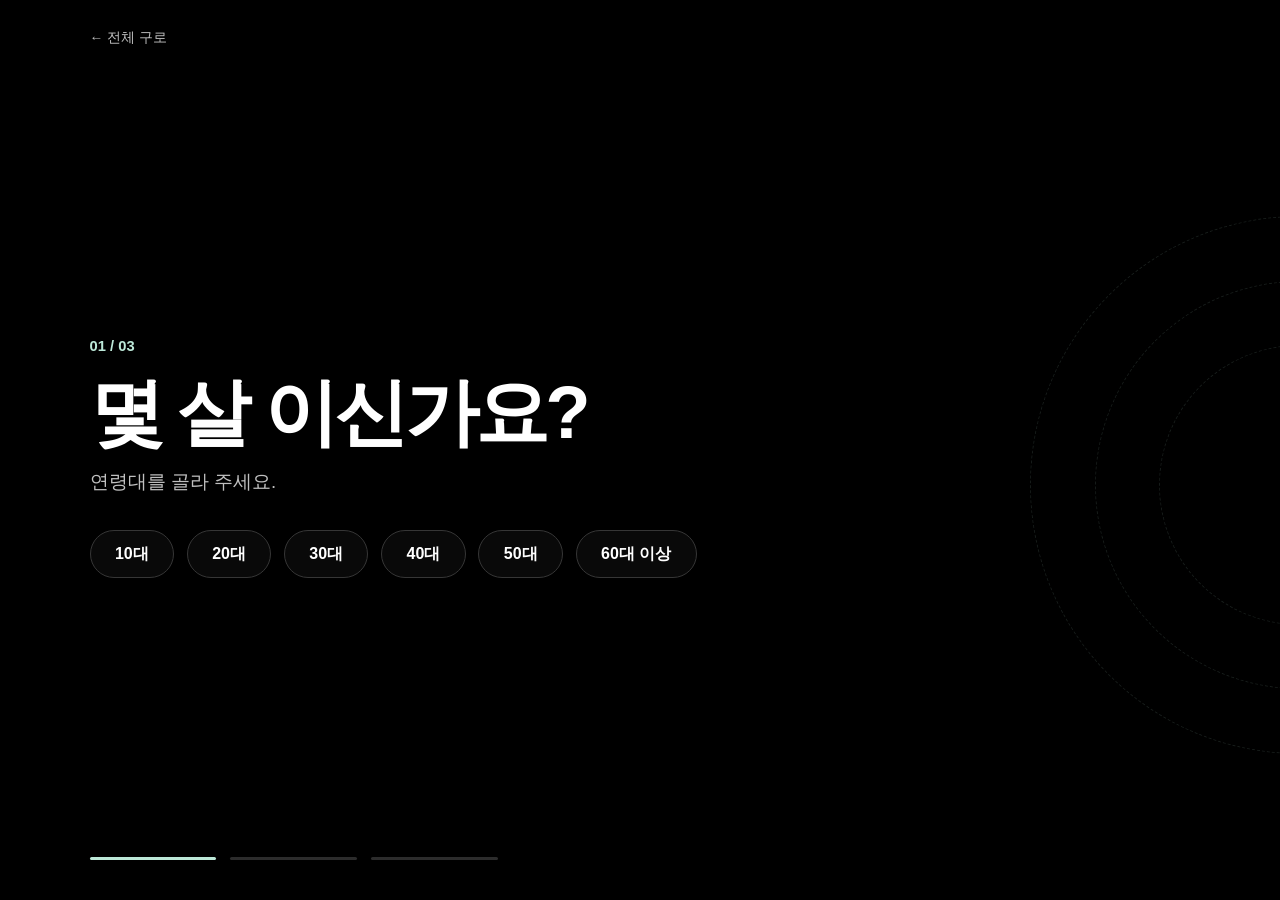
<file: main/calculator.html>
<!doctype html>
<html lang="ko">
<head>
  <meta charset="utf-8">
  <meta name="viewport" content="width=device-width, initial-scale=1">
  <meta name="theme-color" content="#000000">
  <title>나의 사회적시차 - 주말에 몰아자는 것도 게으름일까?</title>
  <style>
    :root { color-scheme: dark; --mint: #bce8d8; --line: #363636; --muted: #bfbfbf; --gutter: clamp(1.25rem, 7vw, 8.25rem); }
    * { box-sizing: border-box; }
    body { margin: 0; background: #000; color: #fff; font-family: Geist, Inter, Pretendard, "Noto Sans KR", "Malgun Gothic", sans-serif; word-break: keep-all; }
    a { color: inherit; }
    :focus-visible { outline: 2px solid var(--mint); outline-offset: 5px; }
    main { position: relative; isolation: isolate; overflow: clip; min-height: 100svh; max-width: 120rem; margin: auto; padding: 1rem var(--gutter) clamp(1.5rem, 4.5vh, 3rem); display: flex; flex-direction: column; }
    .back,.previous { display: inline-flex; align-items: center; align-self: flex-start; min-height: 44px; border: 0; background: none; padding: 0; color: var(--muted); text-decoration: none; font: inherit; font-size: .85rem; cursor: pointer; }
    .back:hover,.previous:hover { color: #fff; }
    form { flex: 1; display: flex; flex-direction: column; justify-content: center; padding-block: clamp(1.5rem, 5vh, 4rem); }
    .form-step { max-width: 82rem; }
    .form-step:not([hidden]) { animation: rise .42s cubic-bezier(.2,.7,.3,1) both; }
    .form-step h1 { margin: 0; font-size: clamp(2rem, 5.8vw, 5.75rem); line-height: 1.1; letter-spacing: -.05em; font-weight: 800; }
    .form-step p { margin: clamp(.65rem, 1.6vh, 1.2rem) 0 clamp(1rem, 3.8vh, 2.4rem); color: var(--muted); font-size: clamp(.9rem, 1.45vw, 1.35rem); line-height: 1.5; }
    .step-count { display: block; margin-bottom: clamp(.65rem, 2vh, 1.4rem); color: var(--mint); font-weight: 650; font-size: clamp(.82rem, 1.15vw, 1.1rem); }
    .choices { display: flex; flex-wrap: wrap; gap: clamp(.45rem, 1vw, .95rem); }
    .choice { display: inline-flex; align-items: center; gap: .6em; min-height: 44px; padding: clamp(.45rem, 1vw, .9rem) clamp(.7rem, 1.9vw, 1.8rem); border: 1px solid var(--line); border-radius: 100px; background: #ffffff09; color: #fff; font: inherit; font-weight: 650; font-size: clamp(.83rem, 1.25vw, 1.3rem); line-height: 1.25; text-align: left; cursor: pointer; transition: background .2s, color .2s, border-color .2s; }
    .choice:hover,.choice[aria-pressed="true"] { background: var(--mint); color: #000; border-color: var(--mint); }
    .occupation-choice::before { content: ""; width: .55em; height: .55em; flex: none; border-radius: 50%; background: var(--mint); }
    .occupation-choice:hover::before,.occupation-choice[aria-pressed="true"]::before { background: currentColor; }
    .progress { display: flex; gap: .9rem; width: min(100%, 25.5rem); margin-top: auto; }
    .progress span { height: 3px; flex: 1; border-radius: 2px; background: #2c2c2c; }
    .progress .reached { background: var(--mint); }
    .orbit { position: absolute; z-index: -1; right: -18rem; top: 24%; width: min(42vw, 36rem); aspect-ratio: 1; pointer-events: none; opacity: .42; }
    .orbit i { position: absolute; inset: var(--inset); border: 1px dashed #bce8d849; border-radius: 50%; }
    .result { padding-block: clamp(1.25rem, 3vh, 2.25rem); border-top: 1px solid var(--line); }
    .schedule,.result-times { display: grid; grid-template-columns: repeat(2, minmax(0, 1fr)); gap: clamp(1rem, 5vw, 5rem); }
    fieldset { min-width: 0; margin: 0; padding: 0; border: 0; }
    legend { margin-bottom: .85rem; padding: 0; font-size: clamp(1.1rem, 2.6vw, 1.55rem); font-weight: 650; }
    .inputs { display: grid; grid-template-columns: repeat(2, minmax(0, 1fr)); gap: .75rem; }
    label { display: grid; gap: .45rem; color: var(--muted); font-size: .82rem; }
    select { width: 100%; min-width: 0; min-height: 44px; background: #111; color: #fff; border: 1px solid #555; border-radius: 4px; padding: .5rem .55rem; font: inherit; font-size: 1rem; }
    .time-picker { display: grid; grid-template-columns: 1fr 1fr; gap: .35rem; }
    .time-picker > span { grid-column: 1 / -1; color: var(--muted); font-size: .82rem; }
    .locate { display: inline-flex; align-items: center; min-height: 44px; margin-top: 1rem; padding: .65rem 1.25rem; border: 1px solid #fff; border-radius: 100px; background: #fff; color: #000; font-weight: 650; text-decoration: none; }
    .locate:hover { background: var(--mint); border-color: var(--mint); }
    .result:not([hidden]) { animation: rise .45s ease both; }
    @keyframes rise { from { opacity: 0; translate: 0 12px; } to { opacity: 1; translate: 0 0; } }
    @media (prefers-reduced-motion: no-preference) {
      @view-transition { navigation: auto; }
      ::view-transition-old(root), ::view-transition-new(root) { animation-duration: .44s; }
    }
    .result h2 { margin: 0; font-size: clamp(1.3rem, 3vw, 2rem); letter-spacing: -.04em; }
    .result-number { margin: .5rem 0; color: var(--mint); font-size: clamp(2rem, 6vw, 4.5rem); font-weight: 700; letter-spacing: -.06em; }
    .result p { line-height: 1.65; }
    .result-times { margin-block: 1.5rem; padding-block: 1rem; border-block: 1px solid var(--line); }
    .result-times dt { color: var(--muted); font-size: .82rem; }
    .result-times dd { margin: .3rem 0 0; font-size: 1.2rem; font-variant-numeric: tabular-nums; }
    .bands { display: grid; grid-template-columns: repeat(3, minmax(0, 1fr)); gap: .35rem; list-style: none; padding: 0; }
    .bands li { padding: .65rem .2rem; border-top: 2px solid #444; color: var(--muted); font-size: .8rem; line-height: 1.5; }
    .bands li[aria-current] { border-color: var(--mint); color: var(--mint); font-weight: 650; }
    @media (max-width: 620px) {
      .inputs { grid-template-columns: 1fr; }
      select { padding-inline: .35rem; }
    }
    @media (prefers-reduced-motion: reduce) { .form-step:not([hidden]),.result:not([hidden]) { animation: none; } }
  body,body *{font-family:'Apple SD Gothic Neo','Malgun Gothic',sans-serif!important}
</style>
</head>
<body>
  <main>
    <a class="back" href="atlas.html#personal-shift">← 전체 구로</a>
    <div class="orbit" aria-hidden="true"><i style="--inset:0%"></i><i style="--inset:12%"></i><i style="--inset:24%"></i></div>
    <form id="sleep-times">
      <section class="form-step" id="age-step" aria-labelledby="age-title">
        <span class="step-count" aria-label="1단계, 전체 3단계">01 / 03</span>
        <h1 id="age-title" tabindex="-1">몇 살 이신가요?</h1>
        <p>연령대를 골라 주세요.</p>
        <div class="choices" id="age-choices"></div>
      </section>
      <section class="form-step" id="occupation-step" aria-labelledby="occupation-title" hidden>
        <span class="step-count" aria-label="2단계, 전체 3단계">02 / 03</span>
        <h1 id="occupation-title" tabindex="-1">어떤 일을 하세요?</h1>
        <p>가장 가까운 직업을 골라 주세요.</p>
        <div class="choices" id="occupation-choices"></div>
        <button class="previous" type="button" data-previous="0">← 이전</button>
      </section>
      <section class="form-step" id="time-step" aria-labelledby="time-title" hidden>
      <span class="step-count" aria-label="3단계, 전체 3단계">03 / 03</span>
      <h1 id="time-title" tabindex="-1">몇 시에 주무세요?</h1>
      <p>목록을 열고 스크롤해 시와 분을 골라 주세요. 24시간 기준입니다.</p>
      <div class="schedule">
        <fieldset>
          <legend>평일</legend>
          <div class="inputs">
            <div class="time-picker" data-time="weekdayBed" data-label="평일 취침"><span>취침 시각</span></div>
            <div class="time-picker" data-time="weekdayWake" data-label="평일 기상"><span>기상 시각</span></div>
          </div>
        </fieldset>
        <fieldset>
          <legend>주말</legend>
          <div class="inputs">
            <div class="time-picker" data-time="weekendBed" data-label="주말 취침"><span>취침 시각</span></div>
            <div class="time-picker" data-time="weekendWake" data-label="주말 기상"><span>기상 시각</span></div>
          </div>
        </fieldset>
      </div>
      <p id="time-error" role="status" hidden>취침 시각과 기상 시각을 다르게 골라 주세요.</p>
      <button class="previous" type="button" data-previous="1">← 이전</button>
      </section>
    </form>
    <section class="result" id="result" aria-labelledby="result-heading" hidden>
      <h2 id="result-heading" tabindex="-1">나의 사회적 시차</h2>
      <p class="result-number" id="shift-number" role="status"></p>
      <p id="shift-direction"></p>
      <dl class="result-times">
        <div><dt>평일 수면 중간 시각</dt><dd id="weekday-midpoint"></dd></div>
        <div><dt>주말 수면 중간 시각</dt><dd id="weekend-midpoint"></dd></div>
      </dl>
      <ul class="bands" aria-label="프로젝트의 시차 구간">
        <li>거의 같음<br>30분 미만</li>
        <li>보통<br>30분 이상 60분 미만</li>
        <li>큼<br>60분 이상</li>
      </ul>
      <a class="locate" id="locate" href="atlas.html?personal=1">내 위치 보러가기 ↗</a>
    </section>
    <div class="progress" aria-hidden="true"><span class="reached"></span><span></span><span></span></div>
  </main>
  <script src="sleep-network-data.js"></script>
  <script src="sleep-occupations.js"></script>
  <script>
    const form = document.getElementById('sleep-times');
    const result = document.getElementById('result');
    const steps = [...form.querySelectorAll('.form-step')];
    const progress = [...document.querySelectorAll('.progress span')];
    const timeError = document.getElementById('time-error');
    const locate = document.getElementById('locate');
    const bands = [...result.querySelectorAll('li')];
    const day = 24 * 60;
    const wrap = minutes => (minutes % day + day) % day;
    const pad = value => String(value).padStart(2, '0');
    let personalLocation = null;
    let age = null;
    let occupation = null;
    let activeStep = 0;
    function showStep(index) {
      activeStep = index;
      steps.forEach((step, position) => { step.hidden = position !== index; });
      progress.forEach((segment, position) => segment.classList.toggle('reached', position <= index));
      updateResult();
      window.scrollTo(0, 0);
      steps[index].querySelector('h1').focus({preventScroll: true});
    }
    function addChoice(container, label, choose) {
      const button = document.createElement('button');
      button.type = 'button';
      button.className = container === jobs ? 'choice occupation-choice' : 'choice';
      button.textContent = label;
      button.setAttribute('aria-pressed', 'false');
      button.addEventListener('click', () => {
        for (const choice of container.children) choice.setAttribute('aria-pressed', String(choice === button));
        choose();
      });
      container.append(button);
    }
    const ages = document.getElementById('age-choices');
    const jobs = document.getElementById('occupation-choices');
    for (const group of SleepNetworkData.definitions) {
      addChoice(ages, group.id === 5 ? '60대 이상' : group.min + '대', () => {
        age = group.id;
        showStep(1);
      });
    }
    const jobsByCode = SleepOccupations.definitions;
    for (const job of [jobsByCode.at(-1), ...jobsByCode.slice(0, -1)]) {
      addChoice(jobs, job.code ? job.label : '직업 미기재·기타', () => {
        occupation = job.code;
        showStep(2);
      });
    }
    for (const button of form.querySelectorAll('[data-previous]')) {
      button.addEventListener('click', () => showStep(Number(button.dataset.previous)));
    }
    for (const picker of form.querySelectorAll('.time-picker')) {
      for (const [unit, count, label] of [['Hour', 24, '시'], ['Minute', 60, '분']]) {
        const select = document.createElement('select');
        select.name = picker.dataset.time + unit;
        select.setAttribute('aria-label', picker.dataset.label + ' ' + label);
        select.add(new Option(label, ''));
        for (let value = 0; value < count; value++) select.add(new Option(pad(value) + label, value));
        picker.append(select);
      }
    }
    function readTime(name) {
      const hour = form.elements.namedItem(name + 'Hour').value;
      const minute = form.elements.namedItem(name + 'Minute').value;
      return hour === '' || minute === '' ? null : Number(hour) * 60 + Number(minute);
    }
    function midpoint(bed, wake) {
      return wrap(bed + wrap(wake - bed) / 2);
    }
    function clock(value) {
      const wholeMinutes = Math.floor(value);
      const hour = String(Math.floor(wholeMinutes / 60)).padStart(2, '0');
      const minute = String(wholeMinutes % 60).padStart(2, '0');
      return hour + ':' + minute + (value % 1 ? ':30' : '');
    }
    function updateResult() {
      const [weekdayBed, weekdayWake, weekendBed, weekendWake] =
        ['weekdayBed', 'weekdayWake', 'weekendBed', 'weekendWake'].map(readTime);
      const complete = activeStep === 2 && age !== null && occupation !== null
        && [weekdayBed, weekdayWake, weekendBed, weekendWake].every(value => value !== null);
      const sameTime = complete && (weekdayBed === weekdayWake || weekendBed === weekendWake);
      timeError.hidden = !sameTime;
      if (!complete || sameTime) {
        personalLocation = null;
        result.hidden = true;
        return;
      }
      const weekday = midpoint(weekdayBed, weekdayWake);
      const weekend = midpoint(weekendBed, weekendWake);
      const shift = wrap(weekend - weekday + day / 2) - day / 2;
      const magnitude = Math.abs(shift);
      const hours = Math.floor(magnitude / 60);
      const remainder = magnitude % 60;
      document.getElementById('shift-number').textContent = hours
        ? hours + '시간' + (remainder ? ' ' + remainder + '분' : '')
        : magnitude + '분';
      document.getElementById('shift-direction').textContent =
        magnitude === 720 ? '평일과 주말의 수면 중간 시각이 12시간 차이 납니다.' :
        shift === 0 ? '평일과 주말의 수면 중간 시각이 같아요.' :
        '주말 수면 중간 시각이 평일보다 ' + (shift > 0 ? '늦어요.' : '빨라요.');
      document.getElementById('weekday-midpoint').textContent = clock(weekday);
      document.getElementById('weekend-midpoint').textContent = clock(weekend);
      const band = magnitude < 30 ? 0 : magnitude < 60 ? 1 : 2;
      bands.forEach((item, index) => {
        if (index === band) item.setAttribute('aria-current', 'true');
        else item.removeAttribute('aria-current');
      });
      personalLocation = {age, occupation, weekday, weekdayWake, weekendWake, shift,
        weekdayDuration: wrap(weekdayWake - weekdayBed), weekendDuration: wrap(weekendWake - weekendBed)};
      result.hidden = false;
    }
    form.addEventListener('submit', event => event.preventDefault());
    form.addEventListener('change', updateResult);
    window.addEventListener('pageshow', updateResult);
    locate.addEventListener('click', () => {
      if (personalLocation) sessionStorage.setItem('sleep-atlas-personal', JSON.stringify(personalLocation));
    });
  </script>
</body>
</html>
</file>
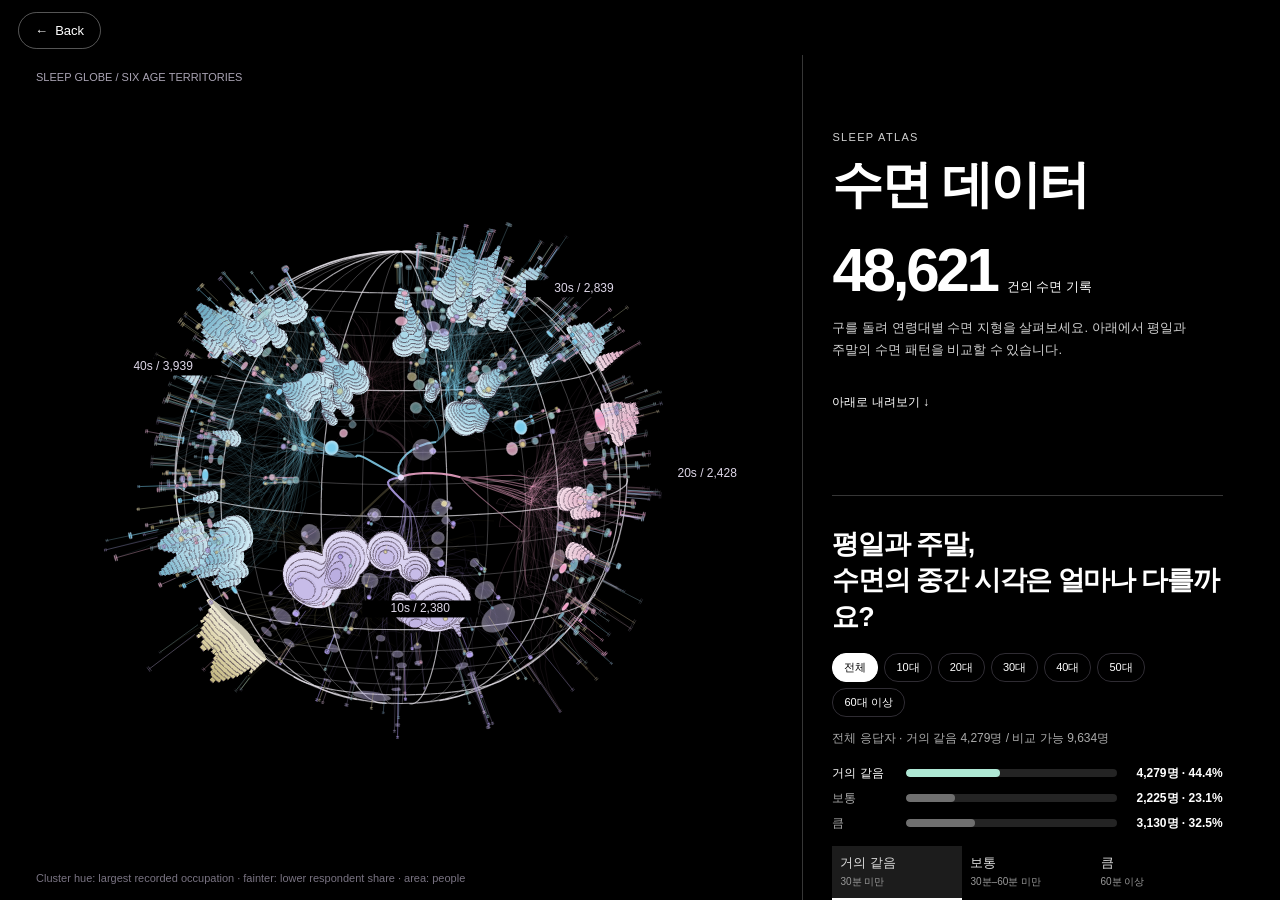
<file: social-jetlag-atlas-team/atlas.html>
<!doctype html>
<html lang="ko">
<head>
  <meta charset="utf-8">
  <meta name="viewport" content="width=device-width,initial-scale=1">
  <title>Sleep Atlas ? Social Jetlag</title>
  <link rel="stylesheet" href="styles.css?v=fixes2">
  <script>if (new URLSearchParams(location.search).has('personal')) document.documentElement.classList.add('personal-globe-entry');</script>
</head>
<body data-screen="detail" data-entry="globe">
  <div id="atlas-screen" class="atlas-screen" hidden inert>
  <header class="site-header">
    <a class="logo" href="#main" aria-label="Sleep Atlas main">sleep atlas</a>
    <nav class="navigation" aria-label="Main navigation">
      <a class="active" href="#main" aria-current="page">Main</a>
      <span role="link" aria-disabled="true" title="Page not yet available">About SJ</span>
      <a href="data.js" download>Data</a>
      <span role="link" aria-disabled="true" title="Page not yet available">Contact</span>
    </nav>
    <button class="about-us" type="button" disabled title="Page not yet available">About Us</button>
  </header>
  <main id="main">
    <section class="top" aria-labelledby="page-title">
      <h1 id="page-title">Social Jetlag</h1>
      <p class="subtitle"><span id="record-total">48,621</span> sleep records in one landscape.</p>
      <p class="desc">원본 수면 분포에서 출발한 개념적 밀도 지도입니다. 여섯 수면 구역의 집중과 전이를 탐색하세요.<br>화면 거리는 실제 시간 간격이 아닙니다.</p>
    </section>
    <div class="atlas-layout">
      <aside class="sidebar" aria-label="Atlas information and day filters">
        <div class="stats">
          <div><small>EXTRACTED DIARIES</small><b id="diary-total">48,621</b></div>
          <div><small>TIME RESOLUTION</small><b>10 min</b></div>
        </div>
        <section class="panel" aria-labelledby="filter-title">
          <h2 id="filter-title">Explore / Day type</h2>
          <label class="choice"><input type="checkbox" data-day="1" checked><span class="swatch weekday"></span><span>평일</span><span class="day-count" id="d1">29,167</span></label>
          <label class="choice"><input type="checkbox" data-day="2" checked><span class="swatch saturday"></span><span>토요일</span><span class="day-count" id="d2">9,749</span></label>
          <label class="choice"><input type="checkbox" data-day="3" checked><span class="swatch sunday"></span><span>일요일</span><span class="day-count" id="d3">9,705</span></label>
          <div class="legend"><span class="legend-dot"></span>Dot Size = Record Count</div>
        </section>
        <footer class="bottom">
          <div class="count" id="visible" aria-live="polite">48,621 visible records</div>
          <div id="cluster-selection" class="region-selection" role="status" aria-live="polite" hidden>
            <span id="cluster-selection-text"></span><button id="cluster-clear" type="button" aria-label="Clear selected sleep region">&times;</button>
          </div>
          <p class="note">개별 SJL 값이 아닌 일별 수면 기록입니다.</p>
        </footer>
      </aside>
      <section class="visual-area" aria-label="Interactive sleep region atlas">
        <canvas id="map" aria-label="Sleep atlas. Drag to pan, scroll to zoom, click a region to select it."></canvas>
        <div class="controls" aria-label="Map zoom controls">
          <button id="plus" type="button" aria-label="확대">+</button>
          <button id="minus" type="button" aria-label="축소">−</button>
          <button id="reset" type="button" aria-label="전체 보기">↻</button>
        </div>
      </section>
    </div>
  </main>
  </div>
  <section id="detail-screen" class="detail-screen" aria-labelledby="detail-title" aria-hidden="false">
    <header class="detail-header">
      <a id="back-to-atlas" class="detail-back" href="index.html"><span aria-hidden="true">←</span> Back</a>
    </header>
    <div class="detail-layout">
      <div id="globe-loading" role="status">수면 지형을 불러오는 중…</div>
      <div id="detail-visual" class="detail-visual" aria-label="Sleep globe: six age clusters with radial layered contour disks. Drag to orbit, scroll to zoom.">      <div class="network-clock"><output id="sleep-time" aria-label="Simulated time">00:00</output><span>24h / 60s &#183; comparison / 15s</span><span id="comparison-phase">Weekday emphasis</span></div></div>
      <aside id="detail-panel" hidden inert tabindex="0" class="detail-info data-explorer" aria-label="수면 데이터 탐색">
        <header class="explorer-region" data-panel-reveal>
          <p id="detail-number" class="detail-eyebrow"></p>
          <h2 id="detail-title"></h2>
          <div class="detail-records"><b id="detail-count"></b><span>건의 수면 기록</span></div>
          <p class="explorer-hint">구를 돌려 연령대별 수면 지형을 살펴보세요. 아래에서 평일과 주말의 수면 패턴을 비교할 수 있습니다.</p>
          <a class="explorer-scroll" href="#explorer-summary">아래로 내려보기 <span aria-hidden="true">↓</span></a>
        </header>

        <section id="explorer-summary" class="explorer-section" aria-labelledby="summary-heading">
          <div data-panel-reveal>
            <h3 class="sleep-summary-heading" id="summary-heading">평일과 주말,<br>수면의 중간 시각은 얼마나 다를까요?</h3>
          </div>
          <div class="age-summary" data-panel-reveal>
            <div id="summary-age-filter" class="summary-age-filter" role="group" aria-label="연령대 필터"></div>
            <p id="summary-cohort" class="summary-cohort" role="status"></p>
            <div id="summary-distribution" class="summary-distribution" role="group" aria-label="시차 구간별 응답자 분포"></div>
            <div class="summary-bands" role="group" aria-label="시차 구간 선택"><button type="button" data-summary-band="0" aria-pressed="true">거의 같음<small>30분 미만</small></button><button type="button" data-summary-band="1" aria-pressed="false">보통<small>30분–60분 미만</small></button><button type="button" data-summary-band="2" aria-pressed="false">큼<small>60분 이상</small></button></div>
            <div class="summary-graphic" role="img" aria-label="평일과 주말의 평균 수면 구간과 중간 시각 비교">
              <canvas id="summary-clock"></canvas>
            </div>
            <p id="summary-caption" class="summary-caption"></p>
            <details class="summary-original" hidden><summary>시차 구간 전체의 수면 기록과 직업 분포</summary>
            <h4 id="age-title">전체 응답자</h4>
            <div class="age-person-count"><b id="age-people"></b><span>명</span></div>
            <p id="age-diaries"></p>
            <dl class="age-means">
              <div><dt>평일 평균 취침</dt><dd id="age-weekday"></dd></div>
              <div><dt>주말 평균 취침</dt><dd id="age-weekend"></dd></div>
              <div><dt>평일 평균 수면</dt><dd id="age-weekday-duration"></dd></div>
              <div><dt>주말 평균 수면</dt><dd id="age-weekend-duration"></dd></div>
              <div><dt>취침 시각 차이 · 주말 − 평일</dt><dd id="age-difference"></dd></div>
            </dl>
            <p id="age-samples"></p>
            <ul id="occupation-list"></ul>
            </details>
          </div>
        </section>

        <section class="explorer-section" aria-label="연령대와 직업 선택" hidden>
          <div class="explorer-controls" data-panel-reveal>
            <div class="explorer-section-heading"><h4>연령대</h4><button id="occupation-clear" type="button">선택 초기화</button></div>
            <div id="age-overview"></div>
            <details><summary>직업 선택</summary>
              <p id="occupation-comparison-status" class="explorer-hint" role="status" aria-live="polite">최대 3개 직업을 비교할 수 있습니다.</p>
              <ul id="occupation-key"></ul>
              <details><summary>선택한 직업의 연령 분포</summary><div id="age-list" class="age-list" aria-label="직업 내 연령대 선택"></div></details>
            </details>
            <h4>요일 강조</h4>
            <div class="sleep-modes" aria-label="요일 강조">
              <button data-sleep-mode="weekday" aria-pressed="false">평일</button>
              <button data-sleep-mode="weekend" aria-pressed="false">주말</button>
              <button data-sleep-mode="compare" aria-pressed="true">비교</button>
            </div>
            <p id="sleep-activity"></p>
          </div>
        </section>

        <section class="explorer-section" aria-labelledby="guide-heading">
          <div data-panel-reveal>
            <h3 class="explorer-heading" id="guide-heading">구를 읽는 법</h3>
            <p id="compare-key" class="explorer-hint">군집은 연령대를, 원의 면적은 응답자 규모를 나타냅니다. 지형의 높이는 원이 얼마나 겹쳤는지를 보여줍니다.</p>
          </div>
          <div data-panel-reveal>
            <details><summary>군집별 대표 직업과 색상</summary>
              <div id="cluster-occupation-legend" class="cluster-occupation-legend"></div>
              <p id="comparison-note" class="comparison-note"></p>
            </details>
            <details><summary>집계 기준과 수면 시간</summary>
              <p id="network-scope"></p>
              <p>평균은 응답자마다 같은 비중을 두고 계산했습니다. 여기에 표시한 취침 시각 차이는 개인별 수면 중간 시각으로 계산하는 사회적 시차와 구분됩니다.</p>
              <p>작은 원의 줄기는 평일·주말 수면 기록이 모두 있는 응답자의 수면 시간 차이를 보여줍니다. 한쪽 기록만 있는 경우 줄기 길이는 고정됩니다. 직업 분류는 통계청 생활시간조사의 원본 코드를 따릅니다.</p>
            </details>
            <details class="region-baseline"><summary>전체 수면 기록 기준</summary>
              <p id="detail-percent"></p>
              <dl class="detail-stats"><div><dt>평균 취침 시각</dt><dd id="detail-onset"></dd></div><div><dt>평균 수면 시간</dt><dd id="detail-duration"></dd></div></dl>
              <p id="detail-days"></p>
            </details>
          </div>
        </section>
        <section class="explorer-section" id="personal-shift" aria-labelledby="personal-heading">
          <div data-panel-reveal>
            <h3 class="explorer-heading" id="personal-heading">마무리하며</h3>
            <button id="conclusion-open" class="conclusion-scroll" type="button">마무리하며 읽기 →</button>
          </div>
        </section>
      </aside>
    </div>

  </section>
  <dialog id="conclusion-screen" aria-labelledby="conclusion-title">
    <main class="conclusion-page">
      <button id="conclusion-back" type="button">← 구 탐색으로</button>
      <p class="conclusion-kicker" lang="en">Conclusion</p>
      <h1 id="conclusion-title">마무리하며</h1>
      <div class="conclusion-copy">
        <section><h2>시차는 나만 겪는 게 아닙니다.</h2>
          <p>구를 다시 돌려보세요. 연령대와 직업에 따라 줄기가 서로 다르게 흔들립니다. 같은 24시간이지만, 누군가의 시간표는 몸의 리듬과 더 많이 어긋나 있습니다.</p></section>
        <section><h2>이 지도가 말해 주지 않는 것.</h2>
          <p>이 값은 집단 평균이고, 당신의 수면도 일상의 한 단면일 뿐입니다. 건강 상태를 판단하는 도구는 아닙니다. 수면 문제가 오래간다면 전문가와 상담하세요.</p></section>
        <section><h2>처음의 질문으로 돌아가며.</h2>
          <p>주말에 몰아 자는 건 게으름일까요. 평일에 빌린 잠을 갚는 걸까요? 지도를 보면 그 답은 개인의 의지보다 누가 어떤 시간표 속에 있는가에 더 가까워 보입니다.<br>평일의 시간표를 바꿀 수 있을까요, 아니면 주말의 기대를 바꿔야 할까요?</p></section>
      </div>
    </main>
  </dialog>
  <div id="personal-globe-marker" role="status" hidden><strong>나는 여기에 위치해 있어요</strong><span></span></div>
  <aside id="personal-result-card" aria-labelledby="personal-result-title" hidden>
    <h2 id="personal-result-title"></h2>
    <p id="personal-result-value"></p>
    <p id="personal-result-direction"></p>
    <div class="personal-result-scale" aria-hidden="true">
      <div><i></i></div><span></span><span>0</span><span></span>
    </div>
    <p id="personal-result-comparison"></p>
    <p id="personal-result-duration"></p>
    <div class="personal-result-actions">
      <a href="calculator.html">다시 입력하기</a>
      <button id="personal-terrain-link" type="button">직종별 데이터 보기 ↗</button>
    </div>
  </aside>
  <dialog id="age-terrain" class="age-terrain" aria-labelledby="age-terrain-title">
    <div class="terrain-page">
      <header class="terrain-header">
        <button id="terrain-back" class="detail-back" type="button" autofocus><span aria-hidden="true">←</span> 전체 구로</button>
        <div>
          <p class="terrain-kicker" lang="en">Social Jetlag</p>
          <h2 id="age-terrain-title"></h2>
          <p class="terrain-subtitle">평일과 주말의 수면 시차</p>
        </div>
        <dl class="terrain-stats">
          <div><dt>비교한 응답자</dt><dd id="terrain-count"></dd></div>
          <div><dt>평균 시차 크기</dt><dd id="terrain-mean"></dd></div>
        </dl>
      </header>
      <figure class="terrain-figure">
        <div class="terrain-view-controls" role="group" aria-label="지형 시점">
          <button type="button" data-terrain-view="overview" aria-pressed="true">입체</button>
          <button type="button" data-terrain-view="left" aria-pressed="false">왼쪽</button>
          <button type="button" data-terrain-view="right" aria-pressed="false">오른쪽</button>
          <button type="button" data-terrain-view="top" aria-pressed="false">탑뷰</button>
          <button id="terrain-occupations" type="button">직업별 시차 ↗</button>
          <span id="terrain-orbit-hint">드래그로 시점 전환 · 블록을 눌러 직업별 비교</span>
          <span id="terrain-view-note" class="terrain-view-note" role="status"></span>
        </div>
        <div id="terrain-plot" class="terrain-plot">
          <canvas id="terrain-canvas" role="img" tabindex="0" aria-describedby="terrain-orbit-hint" aria-label="평일 수면 중간 시각과 주말 시차별 3D 블록 지형. 방향키로 시점 조절"></canvas>
          <output id="terrain-hover" class="terrain-hover" hidden></output>
          <p id="terrain-empty" hidden>평일과 주말을 모두 기록한 응답자가 없습니다.</p>
        </div>
        <figcaption><span id="terrain-personal-position" hidden></span>평일 수면 중간 시각 × 주말−평일 시차 · 블록 한 개 = 응답자 한 명</figcaption>
      </figure>
      <details class="terrain-method">
        <summary>시차 계산 기준과 집계</summary>
        <p>취침 시각에 수면 시간의 절반을 더해 수면 중간 시각을 구합니다. 응답자별로 평일과 주말의 중간 시각을 각각 평균한 뒤, 24시간 원에서 가장 짧은 방향의 차이를 계산합니다.</p>
        <p>평일 수면 중간 시각과 주말 시차를 각각 10분 단위로 집계했습니다. 자정 전과 오전 9시 이후, 그리고 −4시간 미만과 +4시간 이상의 시차는 각 축의 양끝에 모았습니다. 각 구간에 응답자 한 명당 블록 한 개를 쌓았습니다.</p>
        <p id="terrain-bin-summary"></p>
      </details>
    </div>
  </dialog>
  <dialog id="occupation-shifts" aria-labelledby="occupation-shifts-title">
    <main class="occupation-shift-page">
      <button id="occupation-shifts-back" class="detail-back" type="button" autofocus>← 연령대 지형으로</button>
      <header>
        <h2 id="occupation-shifts-title"></h2>
        <p id="occupation-shifts-summary"></p>
      </header>
      <table class="occupation-shift-table" aria-describedby="occupation-shifts-method">
        <thead><tr><th scope="col">직업군</th><th scope="col">
          <div class="occupation-shift-directions"><span>앞당겨짐</span><span>늦어짐</span></div>
          <div id="occupation-shifts-axis" class="occupation-shift-axis"></div>
        </th></tr></thead>
        <tbody id="occupation-shifts-rows"></tbody>
      </table>
      <p id="occupation-shifts-method">시차는 주말 수면 중간 시각에서 평일 수면 중간 시각을 뺀 값입니다. 각 막대는 해당 방향으로 바뀐 응답자의 평균입니다. 0분인 응답자는 직업군 인원수에 포함됩니다.</p>
    </main>
  </dialog>
  <div id="transition-layer" class="transition-layer" aria-hidden="true" hidden></div>
  <div id="sleep-clock-tooltip" class="sleep-clock-tooltip" role="tooltip" hidden></div>
  <div id="region-tooltip" class="region-tooltip" role="tooltip" hidden></div>
  <script src="data.js"></script>
  <script src="sleep-regions.js"></script>
  <script src="sleep-atlas.js"></script>
  <script src="hybrid-atlas.js"></script>
  <script src="region-map.js"></script>
  <script src="liquid-dots.js"></script>
  <script src="sleep-demographics.js"></script>
  <script src="sleep-network-data.js"></script>
  <script src="sleep-network-links.js"></script>
  <script src="sleep-occupations.js?v=bright-pink"></script>
  <script src="sleep-botany.js"></script>
  <script src="vendor/earcut.min.js"></script>
  <script src="sleep-terrain-gpu.js"></script>
  <script src="sleep-landscape.js?v=bright-pink"></script>
  <script src="sleep-summary-chart.js?v=fixes2"></script>
  <script src="sleep-network.js?v=fixes1"></script>
  <script src="atlas-transition.js"></script>
  <script src="app.js"></script>
  <script src="sleep-age-terrain.js?v=personal-terrain-marker"></script>
  <script src="sleep-occupation-shifts.js"></script>
  <script src="sleep-globe-intro.js?v=stationary-globe"></script>
  <script src="sleep-conclusion.js"></script>
  <script>
    const explorerPanel = document.getElementById('detail-panel');
    if (new URLSearchParams(location.search).has('personal')) {
      try {
        const personal = JSON.parse(sessionStorage.getItem('sleep-atlas-personal'));
        sessionStorage.removeItem('sleep-atlas-personal');
        history.replaceState(null, '', location.pathname);
        if (personal && SleepNetworkData.definitions.some(group => group.id === personal.age)
            && SleepOccupations.definitions.some(item => item.code === personal.occupation)
            && [personal.weekdayWake, personal.weekendWake].every(wake => Number.isFinite(wake) && wake >= 0 && wake < 1440)
            && Number.isFinite(personal.weekday) && personal.weekday >= 0 && personal.weekday < 1440
            && [personal.weekdayDuration, personal.weekendDuration].every(duration => Number.isFinite(duration) && duration > 0 && duration < 1440)
            && Number.isFinite(personal.shift) && personal.shift >= -720 && personal.shift < 720) {
          const showPersonal = () => SleepNetwork.focusPersonalLocation(personal);
          if (SleepNetwork.model) showPersonal();
          else {
            window.addEventListener('sleepdetailready', showPersonal, {once: true});
            AtlasTransition.openGlobe();
          }
        }
      } catch {
        history.replaceState(null, '', location.pathname);
      }
    }
    if ('IntersectionObserver' in window && !matchMedia('(prefers-reduced-motion: reduce)').matches) {
      const explorerObserver = new IntersectionObserver(entries => {
        for (const entry of entries) {
          entry.target.classList.toggle('is-visible', entry.isIntersecting);
        }
      }, { root: explorerPanel, threshold: 0.05 });
      for (const part of explorerPanel.querySelectorAll('[data-panel-reveal]')) explorerObserver.observe(part);
    }
  </script>
</body>
</html>
</file>
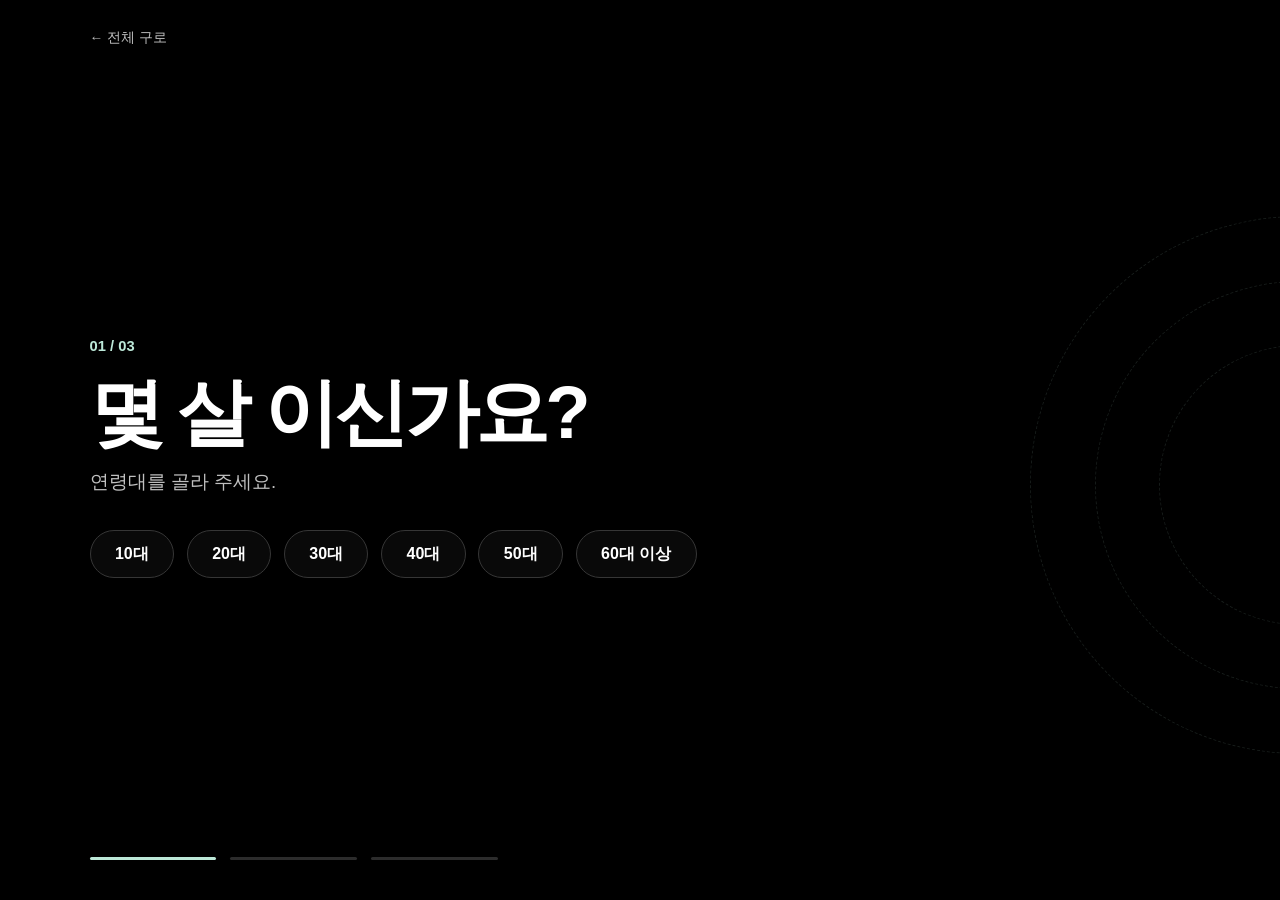
<file: social-jetlag-atlas-team/calculator.html>
<!doctype html>
<html lang="ko">
<head>
  <meta charset="utf-8">
  <meta name="viewport" content="width=device-width, initial-scale=1">
  <meta name="theme-color" content="#000000">
  <title>나의 사회적 시차 — Sleep Atlas</title>
  <style>
    :root { color-scheme: dark; --mint: #bce8d8; --line: #363636; --muted: #bfbfbf; --gutter: clamp(1.25rem, 7vw, 8.25rem); }
    * { box-sizing: border-box; }
    body { margin: 0; background: #000; color: #fff; font-family: Geist, Inter, Pretendard, "Noto Sans KR", "Malgun Gothic", sans-serif; word-break: keep-all; }
    a { color: inherit; }
    :focus-visible { outline: 2px solid var(--mint); outline-offset: 5px; }
    main { position: relative; isolation: isolate; overflow: clip; min-height: 100svh; max-width: 120rem; margin: auto; padding: 1rem var(--gutter) clamp(1.5rem, 4.5vh, 3rem); display: flex; flex-direction: column; }
    .back,.previous { display: inline-flex; align-items: center; align-self: flex-start; min-height: 44px; border: 0; background: none; padding: 0; color: var(--muted); text-decoration: none; font: inherit; font-size: .85rem; cursor: pointer; }
    .back:hover,.previous:hover { color: #fff; }
    form { flex: 1; display: flex; flex-direction: column; justify-content: center; padding-block: clamp(1.5rem, 5vh, 4rem); }
    .form-step { max-width: 82rem; }
    .form-step:not([hidden]) { animation: rise .42s cubic-bezier(.2,.7,.3,1) both; }
    .form-step h1 { margin: 0; font-size: clamp(2rem, 5.8vw, 5.75rem); line-height: 1.1; letter-spacing: -.05em; font-weight: 800; }
    .form-step p { margin: clamp(.65rem, 1.6vh, 1.2rem) 0 clamp(1rem, 3.8vh, 2.4rem); color: var(--muted); font-size: clamp(.9rem, 1.45vw, 1.35rem); line-height: 1.5; }
    .step-count { display: block; margin-bottom: clamp(.65rem, 2vh, 1.4rem); color: var(--mint); font-weight: 650; font-size: clamp(.82rem, 1.15vw, 1.1rem); }
    .choices { display: flex; flex-wrap: wrap; gap: clamp(.45rem, 1vw, .95rem); }
    .choice { display: inline-flex; align-items: center; gap: .6em; min-height: 44px; padding: clamp(.45rem, 1vw, .9rem) clamp(.7rem, 1.9vw, 1.8rem); border: 1px solid var(--line); border-radius: 100px; background: #ffffff09; color: #fff; font: inherit; font-weight: 650; font-size: clamp(.83rem, 1.25vw, 1.3rem); line-height: 1.25; text-align: left; cursor: pointer; transition: background .2s, color .2s, border-color .2s; }
    .choice:hover,.choice[aria-pressed="true"] { background: var(--mint); color: #000; border-color: var(--mint); }
    .occupation-choice::before { content: ""; width: .55em; height: .55em; flex: none; border-radius: 50%; background: var(--mint); }
    .occupation-choice:hover::before,.occupation-choice[aria-pressed="true"]::before { background: currentColor; }
    .progress { display: flex; gap: .9rem; width: min(100%, 25.5rem); margin-top: auto; }
    .progress span { height: 3px; flex: 1; border-radius: 2px; background: #2c2c2c; }
    .progress .reached { background: var(--mint); }
    .orbit { position: absolute; z-index: -1; right: -18rem; top: 24%; width: min(42vw, 36rem); aspect-ratio: 1; pointer-events: none; opacity: .42; }
    .orbit i { position: absolute; inset: var(--inset); border: 1px dashed #bce8d849; border-radius: 50%; }
    .result { padding-block: clamp(1.25rem, 3vh, 2.25rem); border-top: 1px solid var(--line); }
    .schedule,.result-times { display: grid; grid-template-columns: repeat(2, minmax(0, 1fr)); gap: clamp(1rem, 5vw, 5rem); }
    fieldset { min-width: 0; margin: 0; padding: 0; border: 0; }
    legend { margin-bottom: .85rem; padding: 0; font-size: clamp(1.1rem, 2.6vw, 1.55rem); font-weight: 650; }
    .inputs { display: grid; grid-template-columns: repeat(2, minmax(0, 1fr)); gap: .75rem; }
    label { display: grid; gap: .45rem; color: var(--muted); font-size: .82rem; }
    select { width: 100%; min-width: 0; min-height: 44px; background: #111; color: #fff; border: 1px solid #555; border-radius: 4px; padding: .5rem .55rem; font: inherit; font-size: 1rem; }
    .time-picker { display: grid; grid-template-columns: 1fr 1fr; gap: .35rem; }
    .time-picker > span { grid-column: 1 / -1; color: var(--muted); font-size: .82rem; }
    .locate { display: inline-flex; align-items: center; min-height: 44px; margin-top: 1rem; padding: .65rem 1.25rem; border: 1px solid #fff; border-radius: 100px; background: #fff; color: #000; font-weight: 650; text-decoration: none; }
    .locate:hover { background: var(--mint); border-color: var(--mint); }
    .result:not([hidden]) { animation: rise .45s ease both; }
    @keyframes rise { from { opacity: 0; translate: 0 12px; } to { opacity: 1; translate: 0 0; } }
    @media (prefers-reduced-motion: no-preference) {
      @view-transition { navigation: auto; }
      ::view-transition-old(root), ::view-transition-new(root) { animation-duration: .44s; }
    }
    .result h2 { margin: 0; font-size: clamp(1.3rem, 3vw, 2rem); letter-spacing: -.04em; }
    .result-number { margin: .5rem 0; color: var(--mint); font-size: clamp(2rem, 6vw, 4.5rem); font-weight: 700; letter-spacing: -.06em; }
    .result p { line-height: 1.65; }
    .result-times { margin-block: 1.5rem; padding-block: 1rem; border-block: 1px solid var(--line); }
    .result-times dt { color: var(--muted); font-size: .82rem; }
    .result-times dd { margin: .3rem 0 0; font-size: 1.2rem; font-variant-numeric: tabular-nums; }
    .bands { display: grid; grid-template-columns: repeat(3, minmax(0, 1fr)); gap: .35rem; list-style: none; padding: 0; }
    .bands li { padding: .65rem .2rem; border-top: 2px solid #444; color: var(--muted); font-size: .8rem; line-height: 1.5; }
    .bands li[aria-current] { border-color: var(--mint); color: var(--mint); font-weight: 650; }
    @media (max-width: 620px) {
      .inputs { grid-template-columns: 1fr; }
      select { padding-inline: .35rem; }
    }
    @media (prefers-reduced-motion: reduce) { .form-step:not([hidden]),.result:not([hidden]) { animation: none; } }
  body,body *{font-family:'Apple SD Gothic Neo','Malgun Gothic',sans-serif!important}
</style>
</head>
<body>
  <main>
    <a class="back" href="atlas.html#personal-shift">← 전체 구로</a>
    <div class="orbit" aria-hidden="true"><i style="--inset:0%"></i><i style="--inset:12%"></i><i style="--inset:24%"></i></div>
    <form id="sleep-times">
      <section class="form-step" id="age-step" aria-labelledby="age-title">
        <span class="step-count" aria-label="1단계, 전체 3단계">01 / 03</span>
        <h1 id="age-title" tabindex="-1">몇 살 이신가요?</h1>
        <p>연령대를 골라 주세요.</p>
        <div class="choices" id="age-choices"></div>
      </section>
      <section class="form-step" id="occupation-step" aria-labelledby="occupation-title" hidden>
        <span class="step-count" aria-label="2단계, 전체 3단계">02 / 03</span>
        <h1 id="occupation-title" tabindex="-1">어떤 일을 하세요?</h1>
        <p>가장 가까운 직업을 골라 주세요.</p>
        <div class="choices" id="occupation-choices"></div>
        <button class="previous" type="button" data-previous="0">← 이전</button>
      </section>
      <section class="form-step" id="time-step" aria-labelledby="time-title" hidden>
      <span class="step-count" aria-label="3단계, 전체 3단계">03 / 03</span>
      <h1 id="time-title" tabindex="-1">몇 시에 주무세요?</h1>
      <p>목록을 열고 스크롤해 시와 분을 골라 주세요. 24시간 기준입니다.</p>
      <div class="schedule">
        <fieldset>
          <legend>평일</legend>
          <div class="inputs">
            <div class="time-picker" data-time="weekdayBed" data-label="평일 취침"><span>취침 시각</span></div>
            <div class="time-picker" data-time="weekdayWake" data-label="평일 기상"><span>기상 시각</span></div>
          </div>
        </fieldset>
        <fieldset>
          <legend>주말</legend>
          <div class="inputs">
            <div class="time-picker" data-time="weekendBed" data-label="주말 취침"><span>취침 시각</span></div>
            <div class="time-picker" data-time="weekendWake" data-label="주말 기상"><span>기상 시각</span></div>
          </div>
        </fieldset>
      </div>
      <p id="time-error" role="status" hidden>취침 시각과 기상 시각을 다르게 골라 주세요.</p>
      <button class="previous" type="button" data-previous="1">← 이전</button>
      </section>
    </form>
    <section class="result" id="result" aria-labelledby="result-heading" hidden>
      <h2 id="result-heading" tabindex="-1">나의 사회적 시차</h2>
      <p class="result-number" id="shift-number" role="status"></p>
      <p id="shift-direction"></p>
      <dl class="result-times">
        <div><dt>평일 수면 중간 시각</dt><dd id="weekday-midpoint"></dd></div>
        <div><dt>주말 수면 중간 시각</dt><dd id="weekend-midpoint"></dd></div>
      </dl>
      <ul class="bands" aria-label="프로젝트의 시차 구간">
        <li>거의 같음<br>30분 미만</li>
        <li>보통<br>30분 이상 60분 미만</li>
        <li>큼<br>60분 이상</li>
      </ul>
      <a class="locate" id="locate" href="atlas.html?personal=1">내 위치 보러가기 ↗</a>
    </section>
    <div class="progress" aria-hidden="true"><span class="reached"></span><span></span><span></span></div>
  </main>
  <script src="sleep-network-data.js"></script>
  <script src="sleep-occupations.js"></script>
  <script>
    const form = document.getElementById('sleep-times');
    const result = document.getElementById('result');
    const steps = [...form.querySelectorAll('.form-step')];
    const progress = [...document.querySelectorAll('.progress span')];
    const timeError = document.getElementById('time-error');
    const locate = document.getElementById('locate');
    const bands = [...result.querySelectorAll('li')];
    const day = 24 * 60;
    const wrap = minutes => (minutes % day + day) % day;
    const pad = value => String(value).padStart(2, '0');
    let personalLocation = null;
    let age = null;
    let occupation = null;
    let activeStep = 0;
    function showStep(index) {
      activeStep = index;
      steps.forEach((step, position) => { step.hidden = position !== index; });
      progress.forEach((segment, position) => segment.classList.toggle('reached', position <= index));
      updateResult();
      window.scrollTo(0, 0);
      steps[index].querySelector('h1').focus({preventScroll: true});
    }
    function addChoice(container, label, choose) {
      const button = document.createElement('button');
      button.type = 'button';
      button.className = container === jobs ? 'choice occupation-choice' : 'choice';
      button.textContent = label;
      button.setAttribute('aria-pressed', 'false');
      button.addEventListener('click', () => {
        for (const choice of container.children) choice.setAttribute('aria-pressed', String(choice === button));
        choose();
      });
      container.append(button);
    }
    const ages = document.getElementById('age-choices');
    const jobs = document.getElementById('occupation-choices');
    for (const group of SleepNetworkData.definitions) {
      addChoice(ages, group.id === 5 ? '60대 이상' : group.min + '대', () => {
        age = group.id;
        showStep(1);
      });
    }
    const jobsByCode = SleepOccupations.definitions;
    for (const job of [jobsByCode.at(-1), ...jobsByCode.slice(0, -1)]) {
      addChoice(jobs, job.code ? job.label : '직업 미기재·기타', () => {
        occupation = job.code;
        showStep(2);
      });
    }
    for (const button of form.querySelectorAll('[data-previous]')) {
      button.addEventListener('click', () => showStep(Number(button.dataset.previous)));
    }
    for (const picker of form.querySelectorAll('.time-picker')) {
      for (const [unit, count, label] of [['Hour', 24, '시'], ['Minute', 60, '분']]) {
        const select = document.createElement('select');
        select.name = picker.dataset.time + unit;
        select.setAttribute('aria-label', picker.dataset.label + ' ' + label);
        select.add(new Option(label, ''));
        for (let value = 0; value < count; value++) select.add(new Option(pad(value) + label, value));
        picker.append(select);
      }
    }
    function readTime(name) {
      const hour = form.elements.namedItem(name + 'Hour').value;
      const minute = form.elements.namedItem(name + 'Minute').value;
      return hour === '' || minute === '' ? null : Number(hour) * 60 + Number(minute);
    }
    function midpoint(bed, wake) {
      return wrap(bed + wrap(wake - bed) / 2);
    }
    function clock(value) {
      const wholeMinutes = Math.floor(value);
      const hour = String(Math.floor(wholeMinutes / 60)).padStart(2, '0');
      const minute = String(wholeMinutes % 60).padStart(2, '0');
      return hour + ':' + minute + (value % 1 ? ':30' : '');
    }
    function updateResult() {
      const [weekdayBed, weekdayWake, weekendBed, weekendWake] =
        ['weekdayBed', 'weekdayWake', 'weekendBed', 'weekendWake'].map(readTime);
      const complete = activeStep === 2 && age !== null && occupation !== null
        && [weekdayBed, weekdayWake, weekendBed, weekendWake].every(value => value !== null);
      const sameTime = complete && (weekdayBed === weekdayWake || weekendBed === weekendWake);
      timeError.hidden = !sameTime;
      if (!complete || sameTime) {
        personalLocation = null;
        result.hidden = true;
        return;
      }
      const weekday = midpoint(weekdayBed, weekdayWake);
      const weekend = midpoint(weekendBed, weekendWake);
      const shift = wrap(weekend - weekday + day / 2) - day / 2;
      const magnitude = Math.abs(shift);
      const hours = Math.floor(magnitude / 60);
      const remainder = magnitude % 60;
      document.getElementById('shift-number').textContent = hours
        ? hours + '시간' + (remainder ? ' ' + remainder + '분' : '')
        : magnitude + '분';
      document.getElementById('shift-direction').textContent =
        magnitude === 720 ? '평일과 주말의 수면 중간 시각이 12시간 차이 납니다.' :
        shift === 0 ? '평일과 주말의 수면 중간 시각이 같아요.' :
        '주말 수면 중간 시각이 평일보다 ' + (shift > 0 ? '늦어요.' : '빨라요.');
      document.getElementById('weekday-midpoint').textContent = clock(weekday);
      document.getElementById('weekend-midpoint').textContent = clock(weekend);
      const band = magnitude < 30 ? 0 : magnitude < 60 ? 1 : 2;
      bands.forEach((item, index) => {
        if (index === band) item.setAttribute('aria-current', 'true');
        else item.removeAttribute('aria-current');
      });
      personalLocation = {age, occupation, weekday, weekdayWake, weekendWake, shift,
        weekdayDuration: wrap(weekdayWake - weekdayBed), weekendDuration: wrap(weekendWake - weekendBed)};
      result.hidden = false;
    }
    form.addEventListener('submit', event => event.preventDefault());
    form.addEventListener('change', updateResult);
    window.addEventListener('pageshow', updateResult);
    locate.addEventListener('click', () => {
      if (personalLocation) sessionStorage.setItem('sleep-atlas-personal', JSON.stringify(personalLocation));
    });
  </script>
</body>
</html>
</file>
<file: social-jetlag-flow/theme.css>
@font-face{font-family:Pretendard;font-weight:45 920;font-style:normal;font-display:swap;src:url(PretendardVariable.woff2) format('woff2')}
*{font-family:Pretendard,'Apple SD Gothic Neo','Noto Sans KR',sans-serif!important;letter-spacing:-.05em!important;word-spacing:.05em!important}
</file>
<file: main/styles.css>
/* Custom fonts are installed locally; no font binaries are redistributed. */
@font-face {
    font-family: 'Newake';
    src: local('Newake Demo'), local('NewakeDemo'), local('Newake');
    font-weight: 400 900;
    font-display: swap;
}

@font-face {
    font-family: 'Star Avenue';
    src: local('Star Avenue'), local('StarAvenue');
    font-display: swap;
}

:root {
    color-scheme: dark;
    --background: #000;
    --text: #fff;
    --lavender: #eadbff;
    --muted: #8e80a1;
    --weekday: #C93DEB;
    --saturday: #34CFE6;
    --sunday: #E8E72C;
    font-family: 'Inter', 'Apple SD Gothic Neo', Arial, 'Malgun Gothic', sans-serif;
    color: var(--text);
    background: var(--background);
}

* {
    box-sizing: border-box;
}

html {
    height: 100%;
    overflow: hidden;
}

body {
    margin: 0;
    width: 100%;
    height: 100vh;
    height: 100dvh;
    min-width: 0;
    overflow: hidden;
    display: grid;
    grid-template-rows: auto minmax(0, 1fr);
    background: var(--background);
}

main {
    min-width: 0;
    min-height: 0;
    overflow: hidden;
    display: grid;
    grid-template-rows: auto minmax(0, 1fr);
}

button,
input,
a {
    -webkit-tap-highlight-color: transparent;
}

a {
    color: inherit;
    text-decoration: none;
}

button {
    font: inherit;
}

a:focus-visible,
button:focus-visible,
input:focus-visible {
    outline: 1px solid var(--lavender);
    outline-offset: 5px;
}

.site-header {
    min-height: clamp(64px, 11.56dvh, 104px);
    padding: clamp(16px, 4.44dvh, 40px) clamp(24px, 3.82vw, 55px) clamp(12px, 2.67dvh, 24px) clamp(24px, 4.375vw, 63px);
    display: grid;
    grid-template-columns: 1fr auto 1fr;
    align-items: center;
}

.logo {
    font: 24px/1 'Star Avenue', 'Inter', Arial, sans-serif;
    justify-self: start;
    white-space: nowrap;
}

.navigation {
    display: flex;
    gap: 64px;
    align-items: center;
    font-size: 16px;
    line-height: 24px;
}

.navigation a,
.navigation [role='link'] {
    white-space: nowrap;
    position: relative;
}

.navigation .active::after {
    content: '';
    position: absolute;
    height: 1px;
    background: #fff;
    left: 0;
    right: 0;
    bottom: -3px;
}

[aria-disabled='true'] {
    cursor: default;
}

.about-us {
    justify-self: end;
    border: 0;
    border-radius: 30px;
    padding: 6px 15px;
    line-height: 21px;
    font-size: 16px;
    background: #fff;
    color: #000;
    opacity: 1;
    cursor: default;
}

.top {
    padding: clamp(8px, 2.11dvh, 19px) clamp(24px, 4.375vw, 63px) 0;
}

h1 {
    font: 400 clamp(54px, min(8.54vw, 13.67dvh), 123px)/1 'Newake', 'Arial Black', Arial, sans-serif;
    letter-spacing: -1px;
    position: relative;
    top: 6px;
    margin: 0 0 7px;
    white-space: nowrap;
}

.subtitle {
    font-size: 20px;
    font-weight: 600;
    line-height: 25px;
    margin: 0 0 7px;
}

.desc {
    font: 12px/17px 'Apple SD Gothic Neo', 'Malgun Gothic', Arial, sans-serif;
    color: var(--lavender);
    margin: 0;
}

.atlas-layout {
    display: grid;
    grid-template-columns: clamp(248px, 23.06vw, 360px) minmax(0, 1fr);
    min-height: 0;
    min-width: 0;
    overflow: hidden;
    margin-top: 11px;
}

.sidebar {
    position: relative;
    z-index: 1;
    padding: clamp(12px, 4.44dvh, 40px) clamp(20px, 2.92vw, 42px) clamp(12px, 2.89dvh, 26px) clamp(24px, 4.375vw, 63px);
    display: flex;
    flex-direction: column;
    min-width: 0;
}

.stats {
    display: flex;
    gap: 44px;
    white-space: nowrap;
}

.stats small {
    display: block;
    font-size: 12px;
    font-weight: 400;
    line-height: 16px;
    margin-bottom: 5px;
}

.stats b {
    font-size: 24px;
    line-height: 28px;
    letter-spacing: -.4px;
    font-weight: 600;
}

.panel {
    margin-top: auto;
    margin-bottom: clamp(12px, 8.78dvh, 79px);
    width: 228px;
    max-width: 100%;
}

.panel h2 {
    font-size: 13px;
    font-weight: 400;
    line-height: 18px;
    margin: 0 0 10px;
}

.choice {
    display: flex;
    align-items: center;
    gap: 8px;
    font: 11px/22px 'Apple SD Gothic Neo', 'Malgun Gothic', Arial, sans-serif;
    cursor: pointer;
    color: var(--lavender);
}

.choice input {
    appearance: none;
    flex: 0 0 11px;
    width: 11px;
    height: 11px;
    margin: 0 8px 0 0;
    border: 1px solid var(--lavender);
    border-radius: 1px;
    background: transparent;
    cursor: pointer;
    display: grid;
    place-content: center;
}

.choice input:checked {
    background: var(--lavender);
}

.choice input:checked::after {
    content: '';
    width: 5px;
    height: 3px;
    border-left: 1px solid #151019;
    border-bottom: 1px solid #151019;
    transform: translateY(-1px) rotate(-45deg);
}

.swatch {
    width: 9px;
    height: 9px;
    flex: 0 0 9px;
    border-radius: 50%;
}

.weekday {
    background: var(--weekday);
}

.saturday {
    background: var(--saturday);
}

.sunday {
    background: var(--sunday);
}

.day-count {
    margin-left: auto;
    font-variant-numeric: tabular-nums;
}

.legend {
    border-top: 1px solid #8e80a133;
    margin-top: 8px;
    padding-top: 5px;
    display: flex;
    gap: 9px;
    align-items: center;
    color: var(--muted);
    font-size: 9px;
    line-height: 12px;
}

.legend-dot {
    width: 6px;
    height: 6px;
    border-radius: 50%;
    background: var(--muted);
}

.bottom {
    font-size: 9px;
    line-height: 13px;
    color: var(--muted);
}

.note {
    margin: 1px 0 0;
    font-family: 'Apple SD Gothic Neo', 'Malgun Gothic', sans-serif;
}

.visual-area {
    position: relative;
    min-width: 0;
    min-height: 0;
    overflow: hidden;
    background: var(--background);
}

canvas {
    display: block;
    position: absolute;
    inset: 0;
    width: 100%;
    height: 100%;
    touch-action: none;
    cursor: default;
}

.controls {
    position: absolute;
    z-index: 2;
    top: 12px;
    right: 16px;
    display: flex;
    gap: 6px;
    flex-direction: column;
    opacity: .55;
    transition: opacity .15s;
}

.visual-area:hover .controls,
.controls:focus-within {
    opacity: 1;
}

.controls button {
    width: 28px;
    height: 28px;
    border: 1px solid #8e80a155;
    border-radius: 0;
    background: #000c;
    color: var(--lavender);
    font-size: 20px;
    line-height: 24px;
    cursor: pointer;
}

#reset {
    font-size: 17px;
}

.region-selection {
    margin-top: 8px;
    color: var(--lavender);
    overflow-wrap: anywhere;
}

.region-selection[hidden] {
    display: none;
}

.region-selection button {
    background: transparent;
    border: 1px solid #8e80a155;
    color: var(--lavender);
    margin-left: 4px;
    cursor: pointer;
}

.region-selection {
    max-height: 48px;
    overflow: auto;
}

@media (max-width: 1000px) {
    .site-header {
        padding-left: 28px;
        padding-right: 28px;
    }

    .navigation {
        gap: clamp(18px, 2.6vw, 26px);
        font-size: 14px;
    }

    .about-us {
        font-size: 14px;
    }

    .top {
        padding-left: 28px;
        padding-right: 28px;
    }

    .subtitle {
        font-size: 18px;
        line-height: 23px;
    }

    .atlas-layout {
        grid-template-columns: 238px minmax(0, 1fr);
    }

    .sidebar {
        padding-left: 28px;
        padding-right: 20px;
    }

    .stats {
        gap: 22px;
    }

    .stats small {
        font-size: 9px;
    }

    .stats b {
        font-size: 21px;
    }
}

@media (max-height: 650px) and (min-width: 601px) {
    .site-header {
        min-height: 54px;
        padding-top: 12px;
        padding-bottom: 10px;
    }

    .top {
        padding-top: 6px;
    }

    h1 {
        font-size: clamp(44px, min(8vw, 12dvh), 78px);
        top: 2px;
    }

    .subtitle {
        font-size: 17px;
        line-height: 21px;
        margin-bottom: 4px;
    }

    .desc {
        font-size: 11px;
        line-height: 15px;
    }

    .atlas-layout {
        margin-top: 8px;
        grid-template-columns: 228px minmax(0, 1fr);
    }

    .sidebar {
        padding-top: 8px;
        padding-bottom: 8px;
    }

    .panel {
        margin-bottom: 8px;
    }

    .stats {
        gap: 18px;
    }

    .stats small {
        font-size: 9px;
        line-height: 12px;
    }

    .stats b {
        font-size: 20px;
        line-height: 24px;
    }

    .panel h2 {
        margin-bottom: 5px;
        line-height: 16px;
    }

    .choice {
        line-height: 18px;
    }

    .legend {
        margin-top: 3px;
        padding-top: 3px;
        line-height: 10px;
    }

    .region-selection {
        max-height: 22px;
        margin-top: 4px;
        line-height: 11px;
    }
}

@media (max-width: 700px) and (orientation: portrait),
(max-width: 600px) {
    .site-header {
        min-height: 0;
        padding: 14px 20px 12px;
        grid-template-columns: 1fr auto;
        gap: 12px;
    }

    .logo {
        font-size: 22px;
    }

    .about-us {
        grid-column: 2;
        grid-row: 1;
        font-size: 14px;
        padding: 5px 13px;
    }

    .navigation {
        grid-column: 1 / -1;
        grid-row: 2;
        justify-content: space-between;
        gap: 12px;
        font-size: 13px;
    }

    .top {
        padding: 8px 20px 0;
    }

    h1 {
        font-size: clamp(42px, 11.5vw, 76px);
        letter-spacing: -1.4px;
        top: 2px;
        margin-bottom: 10px;
    }

    .subtitle {
        font-size: 14px;
        line-height: 20px;
        margin-bottom: 5px;
    }

    .desc {
        font-size: 11px;
        line-height: 15px;
    }

    .desc br {
        display: none;
    }

    .atlas-layout {
        grid-template-columns: minmax(0, 1fr);
        grid-template-rows: minmax(0, 1fr) auto;
        margin-top: 8px;
    }

    .visual-area {
        grid-column: 1;
        grid-row: 1;
        width: 100%;
        min-height: 0;
    }

    .sidebar {
        grid-column: 1;
        grid-row: 2;
        padding: 12px 20px 14px;
        display: grid;
        grid-template-columns: minmax(0, 1fr) minmax(0, 1fr);
        gap: 8px 16px;
    }

    .stats {
        display: grid;
        gap: 6px;
        align-content: start;
    }

    .stats small {
        font-size: 9px;
        line-height: 12px;
        margin-bottom: 2px;
    }

    .stats b {
        font-size: 20px;
        line-height: 23px;
    }

    .panel {
        margin: 0;
        width: 100%;
    }

    .panel h2 {
        font-size: 12px;
        margin-bottom: 4px;
        line-height: 17px;
    }

    .choice {
        gap: 6px;
        line-height: 20px;
    }

    .choice input {
        margin-right: 3px;
    }

    .legend {
        font-size: 8px;
        margin-top: 5px;
        gap: 5px;
    }

    .bottom {
        grid-column: 1 / -1;
        font-size: 9px;
        line-height: 12px;
    }

    .controls {
        right: 12px;
        top: 6px;
        opacity: .8;
    }

    .region-selection {
        margin-top: 4px;
    }
}


@media (prefers-reduced-motion: reduce) {
    html {
        scroll-behavior: auto;
    }

    .controls {
        transition: none;
    }
}

/* Region-level editorial tooltip. No record popups or landmass backgrounds. */
.region-tooltip {
    position: fixed;
    left: 0;
    top: 0;
    z-index: 20;
    pointer-events: none;
    width: 300px;
    max-width: calc(100vw - 24px);
    max-height: calc(100dvh - 24px);
    overflow: auto;
    padding: 16px;
    background: #0d0b13f5;
    border: 1px solid #ffffff24;
    color: #ddd4e5;
    font: 10px 'Inter', monospace;
    line-height: 1.55;
    will-change: transform;
}

.region-tooltip[hidden] {
    display: none;
}

.region-tooltip-number {
    color: #9e8ead;
    font-size: 9px;
    letter-spacing: 2px;
    margin-bottom: 5px;
}

.region-tooltip strong {
    display: block;
    font: 500 16px 'Inter', sans-serif;
    margin-bottom: 12px;
}

.region-tooltip-count {
    font: 500 24px 'Inter', sans-serif;
}

.region-tooltip-count small {
    font: 9px 'Inter', monospace;
    color: #9e8ead;
}

.region-tooltip p {
    color: #9e94aa;
    margin: 5px 0 12px;
    font-size: 9px;
}

.region-tooltip-row {
    margin: 8px 0;
}

.region-tooltip-row span {
    display: block;
    color: #8b8096;
    font-size: 8px;
    letter-spacing: 1px;
}

.region-tooltip-row b {
    font-weight: 400;
    overflow-wrap: anywhere;
}

.region-tooltip .region-tooltip-foot {
    margin: 12px 0 0;
    color: #73697f;
}

/* Independent screens. The temporary Canvas layer exists only during camera travel. */
body {
    display: block;
    position: relative;
}

.atlas-screen {
    position: absolute;
    inset: 0;
    display: grid;
    grid-template-rows: auto minmax(0, 1fr);
    min-width: 0;
    min-height: 0;
    overflow: hidden;
}

.atlas-screen[hidden],
.detail-screen[hidden],
.transition-layer[hidden] {
    display: none;
}

.transition-layer {
    position: fixed;
    inset: 0;
    z-index: 20;
    pointer-events: none;
    overflow: hidden;
}

.detail-screen {
    --detail-reveal: 0;
    position: fixed;
    inset: 0;
    z-index: 30;
    padding: clamp(22px, 4vw, 56px);
    display: grid;
    grid-template-rows: auto minmax(0, 1fr);
    gap: clamp(18px, 3dvh, 32px);
    overflow: hidden;
    background: transparent;
    color: var(--text);
}

.detail-screen.is-settled {
    background: var(--background);
}

.detail-header {
    display: flex;
    align-items: center;
    justify-content: space-between;
    gap: 20px;
}

.detail-header,
.detail-info {
    opacity: var(--detail-reveal);
    transform: translateY(calc((1 - var(--detail-reveal)) * 10px));
}

.detail-back {
    color: var(--lavender);
    background: transparent;
    border: 1px solid #8e80a155;
    border-radius: 24px;
    padding: 10px 16px;
    font: inherit;
    font-size: 13px;
    cursor: pointer;
    white-space: nowrap;
}

a.detail-back {
    display: inline-flex;
    align-items: center;
    gap: .55em;
    color: #fff;
    text-decoration: none;
    border-color: #ffffff55;
}

a.detail-back:hover,
a.detail-back:focus-visible {
    border-color: #fff;
}

.detail-layout {
    display: grid;
    grid-template-columns: minmax(0, 1.55fr) minmax(280px, .85fr);
    gap: clamp(28px, 5vw, 80px);
    min-width: 0;
    min-height: 0;
}

.detail-visual {
    position: relative;
    min-width: 0;
    min-height: 0;
    overflow: hidden;
}

.detail-info {
    align-self: center;
    min-width: 0;
    max-height: 100%;
    overflow: auto;
    scrollbar-width: thin;
    padding: 12px 0;
}

.detail-eyebrow {
    color: var(--muted);
    font-size: 10px;
    letter-spacing: 1.8px;
    margin: 0 0 18px;
}

.detail-info h2 {
    font-size: clamp(27px, 3.15vw, 46px);
    font-weight: 500;
    line-height: 1.12;
    margin: 0 0 30px;
    max-width: 15ch;
    text-wrap: balance;
}

.detail-records {
    display: flex;
    flex-direction: column;
    gap: 4px;
}

.detail-records b {
    font-size: clamp(36px, 3.8vw, 54px);
    font-weight: 500;
    letter-spacing: -1.4px;
}

.detail-records span,
#detail-percent,
#detail-days {
    font-size: 12px;
    color: var(--lavender);
    line-height: 1.7;
}

.detail-stats {
    display: flex;
    flex-wrap: wrap;
    gap: 24px 36px;
    margin: 32px 0 24px;
}

.detail-stats dt {
    font-size: 9px;
    color: var(--muted);
    letter-spacing: 1px;
    margin-bottom: 9px;
}

.detail-stats dd {
    margin: 0;
    font-size: 20px;
    color: var(--text);
}

@media (max-width: 760px) and (orientation: portrait),
(max-width: 600px) {
    .detail-screen {
        padding: 18px 22px;
        gap: 14px;
    }

    .detail-header {
        gap: 10px;
    }

    .detail-back {
        font-size: 11px;
        padding: 8px 11px;
    }

    .detail-layout {
        grid-template-columns: minmax(0, 1fr);
        grid-template-rows: minmax(0, 1fr) auto;
        gap: 10px;
    }

    .detail-info {
        max-height: 45dvh;
        padding: 0;
    }

    .detail-info h2 {
        font-size: 26px;
        max-width: none;
        margin-bottom: 12px;
    }

    .detail-eyebrow {
        font-size: 8px;
        margin-bottom: 8px;
    }

    .detail-records {
        flex-direction: row;
        align-items: baseline;
        gap: 8px;
    }

    .detail-records b {
        font-size: 30px;
    }

    .detail-records span,
    #detail-percent,
    #detail-days {
        font-size: 10px;
        margin: 5px 0;
    }

    .detail-stats {
        margin: 14px 0 12px;
        gap: 28px;
    }

    .detail-stats dt {
        font-size: 8px;
        margin-bottom: 5px;
    }

    .detail-stats dd {
        font-size: 15px;
    }
}

@media (max-height: 650px) and (min-width: 601px) {
    .detail-screen {
        padding: 18px 28px;
        gap: 16px;
    }

    .detail-layout {
        grid-template-columns: minmax(0, 1.25fr) minmax(260px, .9fr);
        gap: 28px;
    }

    .detail-info h2 {
        font-size: 27px;
        margin-bottom: 16px;
    }

    .detail-eyebrow {
        margin-bottom: 10px;
        font-size: 9px;
    }

    .detail-records b {
        font-size: 34px;
    }

    .detail-stats {
        margin: 18px 0;
        gap: 20px;
    }

    .detail-stats dd {
        font-size: 17px;
    }
}

@media (prefers-reduced-motion: reduce) {

    .detail-header,
    .detail-info {
        transform: none;
    }
}

/* Once travel ends, detail UI is ordinary layout rather than a transformed overlay. */
.detail-screen.is-settled .detail-header,
.detail-screen.is-settled .detail-info {
    opacity: 1;
    transform: none;
}

/* Detail-only demographic network. Atlas layout and rendering remain unchanged. */
.detail-screen { grid-template-rows:auto minmax(0,1fr) auto; gap:clamp(12px,2vh,22px); }
.detail-info h2 { font-size:clamp(25px,2.8vw,40px); margin-bottom:14px; }
.detail-records { flex-direction:row; align-items:baseline; gap:10px; }
.detail-records b { font-size:clamp(25px,2.8vw,38px); }
.detail-stats { margin:16px 0 12px; gap:16px 28px; }
.detail-stats dd { font-size:17px; }
.age-summary { border-top:1px solid #8e80a133; margin-top:16px; padding-top:14px; }
.age-summary h3 { font-size:17px; font-weight:500; margin:0 0 9px; }
.age-person-count { display:flex; align-items:baseline; gap:8px; }
.age-person-count b { font-size:28px; font-weight:500; }
.age-person-count span,#age-diaries,#age-samples { font-size:10px; color:var(--muted); line-height:1.5; }
.age-means { display:flex; flex-wrap:wrap; gap:12px 20px; margin:15px 0; }
.age-means dt { color:var(--muted); font-size:8px; letter-spacing:.5px; margin-bottom:5px; }
.age-means dd { font-size:16px; margin:0; }
.age-summary details { font-size:10px; color:var(--lavender); line-height:1.6; }
.age-summary summary { cursor:pointer; }
#occupation-list { padding-left:18px; }
.age-list { display:flex; gap:6px; flex-wrap:wrap; margin:14px 0; }
.age-list button { font:inherit; font-size:10px; color:var(--age-color); border:1px solid #8e80a144; background:transparent; padding:6px 8px; border-radius:12px; cursor:pointer; }
.age-list button[aria-pressed=true] { border-color:var(--age-color); background:#eadbff0c; }
.age-list button:disabled { opacity:.3; cursor:default; }
.sleep-modes { display:flex; gap:5px; }
.sleep-modes button { color:var(--lavender); font:inherit; font-size:11px; background:transparent; border:1px solid #8e80a144; border-radius:20px; padding:7px 12px; cursor:pointer; }
.sleep-modes button[aria-pressed=true] { color:#fff; border-color:#b5a2cd; }
#compare-key,#sleep-activity { font-size:10px; line-height:1.5; }
#compare-key i { display:inline-block; width:6px; height:6px; border-radius:50%; background:#bba8de; margin:0 5px; }
#compare-key i:nth-child(2) { background:#8cced7; }
#sleep-activity { margin-left:auto; }
#network-scope { font-size:9px; color:var(--muted); margin:8px 0 0; }
.detail-visual canvas { touch-action:none; }
@media(max-width:760px) { .detail-info { max-height:36dvh; } .detail-layout { gap:8px; } #compare-key { font-size:8px; } #sleep-activity { margin-left:0; font-size:9px; } .sleep-modes button { font-size:10px; padding:5px 9px; } }

.sleep-modes button:disabled { opacity:.35; cursor:default; }

.network-clock { display:flex; align-items:baseline; gap:12px; margin-top:10px; }
.network-clock output { font-size:20px; font-variant-numeric:tabular-nums; letter-spacing:.6px; }
.network-clock span,.comparison-note { color:var(--muted); font-size:9px; line-height:1.5; }
.comparison-note { margin:7px 0 0; max-width:90ch; }
@media(max-width:760px) { .network-clock { margin-top:7px; } .network-clock output { font-size:17px; } .comparison-note { font-size:8px; } }
.sleep-clock-tooltip { position:fixed; z-index:60; max-width:265px; padding:13px 15px; border:1px solid #b8b3c244; border-radius:5px; background:#0b090ff5; color:#c9c3d1; pointer-events:none; font-size:11px; line-height:1.7; }
.sleep-clock-tooltip strong { display:block; color:#f0eaf5; font-size:13px; font-weight:500; margin-bottom:5px; }
.sleep-clock-tooltip div:last-child { color:#938a9f; font-size:10px; margin-top:5px; }
.sleep-clock-tooltip[hidden] { display:none; }

/* Detail-only dynamic sphere; the main 2D atlas palette/layout are unchanged. */
.detail-screen.is-settled { background:var(--background); }
.network-clock { flex-wrap:wrap; }
#comparison-phase { color:#C9BBD9; }

#comparison-phase { display:inline-block; margin-left:6px; }
#occupation-clear { font:inherit; font-size:10px; border:1px solid #8e80a166; border-radius:12px; padding:6px 8px; color:var(--text); background:transparent; cursor:pointer; }
.occupation-key { margin:12px 0; font-size:10px; color:var(--lavender); }
.occupation-key summary { cursor:pointer; }
.occupation-key p { color:var(--muted); line-height:1.5; font-size:9px; }
#occupation-key { list-style:none; padding:0; display:grid; grid-template-columns:repeat(2,minmax(0,1fr)); gap:5px 12px; }
#occupation-key li { display:flex; align-items:center; gap:5px; line-height:1.4; }
#occupation-key canvas { position:static; inset:auto; width:15px; height:15px; flex:none; touch-action:auto; }
.sleep-clock-tooltip { background:var(--background); }

/* Unified detail explorer. Main atlas styles and geometry remain untouched. */
.detail-screen { grid-template-rows:auto minmax(0,1fr); gap:18px; padding:clamp(16px,2.5vw,36px); }
.detail-layout { grid-template-columns:minmax(0,1fr) minmax(300px,350px); gap:24px; }
.data-explorer { container-type:inline-size; container-name:sleep-explorer; align-self:stretch; max-height:none; overflow-y:auto; overscroll-behavior:contain; scrollbar-gutter:stable; padding:0 12px 16px 20px; border-left:1px solid #eadbff22; }
.explorer-region h2 { font-size:27px; margin:6px 0 10px; }
.explorer-region .detail-records b { font-size:25px; }
.explorer-region .detail-stats { margin:12px 0; }
.explorer-region .detail-stats dd { font-size:14px; }
.explorer-region #detail-percent,.explorer-region #detail-days { font-size:10px; }
.explorer-section { border-top:1px solid #eadbff22; padding:16px 0; }
.explorer-section-heading { display:flex; align-items:center; justify-content:space-between; gap:10px; }
.explorer-heading,.explorer-section-heading h3 { margin:0 0 9px; font-size:10px; font-weight:500; letter-spacing:1.3px; color:var(--lavender); }
.explorer-hint { font-size:10px; line-height:1.5; color:var(--muted); margin:0 0 10px; }
#age-overview { display:grid; grid-template-columns:repeat(3,minmax(0,1fr)); gap:6px; }
.overview-age { position:relative; text-align:left; font:inherit; font-size:10px; color:var(--age-color); background:linear-gradient(90deg,color-mix(in srgb,var(--age-color) 15%,transparent) var(--share),transparent var(--share)); border:1px solid #eadbff22; border-radius:3px; padding:9px 5px; cursor:pointer; }
.overview-age[aria-pressed=true] { border-color:var(--age-color); }
.data-explorer .age-summary { border:0; padding:0; margin:0; }
.data-explorer .age-summary h3 { font-size:16px; line-height:1.4; }
.data-explorer .age-person-count b { font-size:26px; }
.data-explorer .age-means { display:grid; grid-template-columns:repeat(2,minmax(0,1fr)); gap:12px; }
.data-explorer .age-means dd { font-size:15px; }
.data-explorer #occupation-key { display:grid; grid-template-columns:repeat(2,minmax(0,1fr)); gap:4px 6px; margin:0; }
.data-explorer #occupation-key li { display:block; min-width:0; }
.data-explorer #occupation-key button { display:grid; grid-template-columns:16px minmax(0,1fr) auto; align-items:center; gap:4px; min-width:0; min-height:34px; height:100%; padding:4px; text-align:left; line-height:1.4; }
.data-explorer #occupation-key button > span:not(.filter-count) { min-width:0; white-space:normal; word-break:keep-all; overflow-wrap:anywhere; }
.data-explorer #occupation-key .filter-count { margin:0; white-space:nowrap; font-size:10px; }
.data-explorer #occupation-key canvas { width:16px; height:16px; }
#occupation-key button { width:100%; display:flex; align-items:center; gap:8px; border:1px solid transparent; border-radius:3px; color:var(--lavender); background:transparent; padding:5px 6px; font:inherit; font-size:11px; cursor:pointer; }
#occupation-key button:hover { background:#eadbff0a; }
#occupation-key button[aria-pressed=true] { border-color:#eadbff77; background:#eadbff0d; }
#occupation-key button:disabled,.overview-age:disabled { opacity:.3; cursor:default; }
#occupation-key canvas { width:19px; height:19px; }
.filter-count { margin-left:auto; font-variant-numeric:tabular-nums; color:var(--muted); }
.data-explorer .age-list { display:grid; grid-template-columns:repeat(2,minmax(0,1fr)); margin:0; }
.data-explorer .age-list button { min-width:0; min-height:32px; border-radius:3px; padding:6px; text-align:left; }
.data-explorer #sleep-activity { margin:0; }
.detail-visual .network-clock { position:absolute; top:12px; left:12px; z-index:3; margin:0; display:flex; flex-direction:column; align-items:flex-start; gap:4px; pointer-events:none; opacity:var(--detail-reveal); }
.detail-visual .network-clock output { color:#f0ecf6; font-size:26px; }
.detail-screen.is-settled .network-clock { opacity:1; }
.data-explorer button:focus-visible { outline:1px solid var(--lavender); outline-offset:2px; }
@media(max-width:900px) and (min-width:761px) { .detail-layout { grid-template-columns:minmax(0,1fr) 290px; gap:12px; } .data-explorer { padding-left:12px; } }
@media(max-width:760px) { .detail-screen { padding:14px; gap:10px; } .detail-layout { grid-template-columns:1fr; grid-template-rows:minmax(0,1fr) minmax(0,43%); gap:10px; } .data-explorer { max-height:none; border-left:0; border-top:1px solid #eadbff22; padding:12px 6px 12px 0; } .detail-visual .network-clock { top:0; left:0; } .detail-visual .network-clock output { font-size:20px; } .detail-visual .network-clock span { font-size:8px; } }

.region-baseline { font-size:10px; color:var(--muted); margin:10px 0; }
.region-baseline summary { cursor:pointer; }
#occupation-key button[aria-pressed=true] {border-color:var(--comparison-color,#F3EDF9);background:#eadbff12;}

.cluster-occupation-legend {display:grid;gap:9px;margin:12px 0;font-size:11px;color:#D7CFDF;}
.cluster-occupation-legend > div {display:flex;align-items:center;gap:9px;line-height:1.5;}
.cluster-hue {width:10px;height:10px;border-radius:50%;flex:none;}

/* Immersive detail study: keep the explanatory explorer stored but out of view. */
.detail-screen {padding:12px 18px 0;gap:6px;grid-template-rows:auto minmax(0,1fr);}
.detail-layout {grid-template-columns:minmax(0,1fr);grid-template-rows:minmax(0,1fr);gap:0;}
.detail-info[hidden],.detail-visual .network-clock {display:none !important;}
.detail-visual {min-height:0;overflow:hidden;}
@media(max-width:760px){.detail-screen {padding:10px 8px 0;gap:4px;}.detail-layout {grid-template-columns:minmax(0,1fr);grid-template-rows:minmax(0,1fr);gap:0;}}

/* Full globe is the landing screen; surface inspection is an explicit second view. */
.detail-header {display:flex;align-items:center;gap:18px;}
.detail-screen.is-overview .detail-layout {grid-template-columns:minmax(0,1fr) minmax(300px,350px);grid-template-rows:minmax(0,1fr);gap:18px;}
.detail-screen.is-overview .detail-info {display:block;max-height:100%;align-self:stretch;}
#globe-loading {position:absolute;left:50%;top:48%;transform:translate(-50%,-50%);font-size:13px;color:#D7CFDF;z-index:5;}
#globe-loading[hidden],body[data-entry=globe] #atlas-screen {display:none !important;}
.personal-globe-entry #globe-loading { display: none; }
#personal-globe-marker { position: fixed; z-index: 31; transform: translate(-50%, calc(-100% - 16px)); max-width: min(82vw, 280px); width: max-content; padding: 9px 13px; border: 1px solid #a7f2d9; border-radius: 7px; background: #080e0d; color: #e5fff6; text-align: center; pointer-events: none; }
#personal-globe-marker::after { content: ''; position: absolute; left: 50%; bottom: -16px; height: 16px; border-left: 1px solid #a7f2d9; }
#personal-globe-marker strong { display: block; font-size: 14px; }
#personal-globe-marker span { display: block; margin-top: 4px; color: #bce8d8; font-size: 11px; }
#personal-result-card { position: fixed; z-index: 32; left: clamp(10px, 2.5vw, 40px); bottom: clamp(12px, 5vh, 48px); box-sizing: border-box; width: min(336px, calc(100vw - 20px)); padding: 15px; border: 1px solid #a7f2d952; border-radius: 12px; background: #0a0d0c; color: #fff; }
#personal-result-card:not([hidden]) { animation: terrain-in .38s ease both; }
#personal-result-card h2,#personal-result-card p { margin: 0 0 7px; font-size: 12px; line-height: 1.45; }
#personal-result-card h2 { color: #bce8d8; font-weight: 650; }
#personal-result-card #personal-result-value { color: #fff; font-size: 32px; line-height: 1; font-weight: 750; letter-spacing: -.055em; }
.personal-result-scale { display: grid; grid-template-columns: 1fr auto 1fr; gap: 4px; margin: 10px 0; color: #bce8d8; font-size: 10px; }
.personal-result-scale div { grid-column: 1 / -1; height: 5px; position: relative; border-radius: 4px; background: linear-gradient(90deg, #4e8f80, #d9fff3, #86c4b1); }
.personal-result-scale i { position: absolute; left: var(--position); top: 50%; width: 3px; height: 12px; border-radius: 2px; background: #fff; outline: 1px solid #101c18; transform: translate(-50%, -50%); }
.personal-result-scale span:last-child { text-align: right; }
.personal-result-actions { display: flex; flex-wrap: wrap; gap: 6px; margin-top: 11px; }
.personal-result-actions a,.personal-result-actions button { display: inline-flex; align-items: center; justify-content: center; min-height: 36px; flex: 1; padding: 4px 9px; border: 1px solid #78a294; border-radius: 50px; background: transparent; color: #fff; font: inherit; font-size: 11px; text-decoration: none; white-space: nowrap; cursor: pointer; }
.personal-result-actions a,.personal-result-actions button:hover { background: #bce8d8; color: #000; }
@media (prefers-reduced-motion: reduce) { #personal-result-card:not([hidden]) { animation: none; } }
@media(max-width:760px){.detail-screen.is-overview .detail-layout {grid-template-columns:minmax(0,1fr);grid-template-rows:minmax(0,1fr) minmax(0,34%);gap:8px;}.detail-header {gap:8px;}}

.detail-screen.is-overview .detail-layout {
    grid-template-columns: minmax(0,1fr) minmax(320px, min(36vw, 460px));
}
.data-explorer {
    --text: #fff;
    --lavender: #fff;
    --muted: #d0d0d0;
    color: #fff;
    border-color: #363636;
    padding: 0 clamp(14px,2.3vw,34px) 30px;
    scrollbar-color: #5b5b5b #000;
    scroll-behavior: smooth;
}
.data-explorer .explorer-region {
    min-height: clamp(260px, 53vh, 440px);
    display: flex;
    flex-direction: column;
    justify-content: center;
    align-items: flex-start;
    padding-block: 24px;
}
.data-explorer .detail-eyebrow,
.data-explorer .explorer-kicker {
    margin: 0 0 12px;
    font: 500 11px/1.4 "IBM Plex Mono", monospace;
    letter-spacing: .12em;
    text-transform: uppercase;
    color: var(--muted);
}
.data-explorer .explorer-region h2 {
    margin: 0 0 22px;
    font-size: clamp(32px,4vw,56px);
    line-height: 1.1;
    letter-spacing: -.045em;
    font-weight: 750;
    word-break: keep-all;
}
.data-explorer .detail-records b {
    font-size: clamp(34px,4.7vw,63px);
    font-weight: 650;
    letter-spacing: -.055em;
}
.data-explorer .detail-records span { font-size: 13px; color: #fff; }
.data-explorer .explorer-hint,
.data-explorer #compare-key,
.data-explorer #age-samples,
.data-explorer #age-diaries,
.data-explorer #sleep-activity {
    margin: 12px 0;
    font-size: 13px;
    line-height: 1.7;
    color: var(--muted);
    word-break: keep-all;
}
.data-explorer .explorer-scroll {
    margin-top: 12px;
    padding: 9px 0;
    color: #fff;
    font-size: 12px;
    text-underline-offset: 4px;
}
.data-explorer .explorer-section { border-color: #363636; padding: 30px 0 38px; }
.data-explorer .explorer-heading {
    margin: 0 0 18px;
    color: #fff;
    font-size: clamp(23px,2.5vw,34px);
    font-weight: 700;
    letter-spacing: -.04em;
    line-height: 1.22;
}
.data-explorer h4 { margin: 12px 0; font-size: 15px; font-weight: 600; }
.data-explorer .age-person-count b { font-size: 34px; }
.data-explorer .age-means { gap: 17px 12px; margin: 20px 0; }
.data-explorer .age-means dt { font-size: 11px; letter-spacing: 0; }
.data-explorer .age-means dd { font-size: 19px; color: #fff; }
.data-explorer .age-means > :last-child { grid-column: 1 / -1; }
.data-explorer details {
    margin: 9px 0;
    border-top: 1px solid #363636;
    color: #fff;
    font-size: 13px;
    line-height: 1.7;
}
.data-explorer details summary { cursor: pointer; padding: 10px 0; font-weight: 550; }
.data-explorer details p { margin: 0 0 12px; color: var(--muted); }
.data-explorer #network-scope { font-size: 13px; }
.data-explorer details .comparison-note { font-size: 13px; line-height: 1.7; }
.data-explorer .cluster-occupation-legend { color: #fff; font-size: 12px; }
.data-explorer .overview-age,
.data-explorer .age-list button,
.data-explorer .sleep-modes button,
.data-explorer #occupation-clear {
    color: #fff;
    border-color: #ffffff45;
    background: transparent;
    font-size: 12px;
    padding: 8px;
}
.data-explorer button[aria-pressed=true] { border-color: #fff; background: #ffffff1c; }
.data-explorer #occupation-key { grid-template-columns: 1fr; }
.data-explorer #occupation-key button { font-size: 13px; color: #fff; }
.sleep-summary-heading { margin: 0 0 18px; font-size: clamp(20px, 2.1vw, 30px); font-weight: 650; line-height: 1.35; letter-spacing: -.045em; }
.summary-cohort { color: #aaa; font-size: 12px; line-height: 1.5; margin: 0 0 18px; }
.summary-bands { display: grid; grid-template-columns: repeat(3, minmax(0, 1fr)); border-bottom: 1px solid #333; }
.summary-bands > button { padding: 8px 8px 9px; min-height: 44px; font: inherit; font-size: 13px; text-align: left; color: #ddd; background: transparent; border: 0; border-bottom: 2px solid transparent; cursor: pointer; }
.summary-bands > button:hover { background: #ffffff10; }
.summary-bands > button:focus-visible { outline: 1px solid #afe8d5; outline-offset: -2px; }
.summary-bands small { display: block; margin-top: 3px; font-size: 10px; color: #999; }
.summary-bands .active { background: #ffffff0a; border-color: #afe8d5; }
.summary-graphic { width: 100%; }
#summary-clock { position: static; display: block; width: 100%; height: auto; aspect-ratio: 640 / 391; }
.summary-caption { font-size: 10px; color: #999; line-height: 1.6; }
.summary-original { margin-top: 18px; }
.summary-original[hidden],.explorer-section[hidden] { display: none; }
.conclusion-scroll { padding: 12px 0; border: 0; background: none; color: #bce8d8; font: inherit; font-size: 13px; cursor: pointer; }
#conclusion-screen { position: fixed; inset: 0; width: 100%; height: 100%; max-width: none; max-height: none; margin: 0; padding: 0; border: 0; background: #050407; color: #fff; overflow: auto; }
#conclusion-screen[open] { animation: conclusion-enter .65s cubic-bezier(.22,.68,.28,1) both; }
.conclusion-page { max-width: 1100px; margin: auto; padding: clamp(24px, 5vh, 52px) clamp(24px, 8.5vw, 110px); }
#conclusion-back { display: block; margin: 0 0 20px; padding: 8px 0; border: 0; background: none; color: #aaa; font: inherit; font-size: 12px; cursor: pointer; }
.conclusion-kicker { margin: 0 0 18px; font-size: 12px; color: #bce8d8; }
.conclusion-page h1 { margin: 0 0 clamp(30px, 7vh, 68px); font-size: clamp(34px, 5vw, 62px); letter-spacing: -.06em; line-height: 1.1; }
.conclusion-copy { border-left: 2px solid #56545b; padding-left: 20px; }
.conclusion-copy section + section { margin-top: 26px; }
.conclusion-copy h2 { margin: 0 0 6px; font-size: clamp(15px, 1.6vw, 19px); letter-spacing: -.035em; }
.conclusion-copy p { margin: 0; font-size: clamp(13px, 1.4vw, 16px); color: #b7b5bc; line-height: 1.95; letter-spacing: -.025em; }
@keyframes conclusion-enter { from { opacity: 0; transform: translateY(32px); } to { opacity: 1; transform: none; } }
@media(prefers-reduced-motion:reduce) { #conclusion-screen[open] { animation: none; } }
@media (prefers-reduced-motion: no-preference) {
    @view-transition { navigation: auto; }
    ::view-transition-old(root), ::view-transition-new(root) { animation-duration: .44s; }
}
.data-explorer [data-panel-reveal].is-visible { animation: panel-enter .85s cubic-bezier(.22,.68,.28,1) both; }
@keyframes panel-enter {
    from { opacity: .25; transform: translateY(16px); }
    to { opacity: 1; transform: translateY(0); }
}
@media(max-width:760px) {
    .detail-screen.is-overview .detail-layout { grid-template-columns: minmax(0,1fr); grid-template-rows: minmax(0,1fr) minmax(0,41%); }
    .data-explorer { padding: 0 12px 20px; }
    .data-explorer .explorer-region { min-height: 220px; }
}
@media(prefers-reduced-motion:reduce) {
    .data-explorer { scroll-behavior: auto; }
    .data-explorer [data-panel-reveal].is-visible { animation: none; }
}

.age-terrain {
    position: fixed;
    inset: 0;
    width: 100%;
    height: 100%;
    max-width: none;
    max-height: none;
    margin: 0;
    padding: 0;
    border: 0;
    background: #000;
    color: #fff;
    overflow: auto;
}
.age-terrain::backdrop { background: transparent; }
.detail-screen.is-globe-intro .detail-layout { position: relative; }
.detail-screen.is-globe-intro .detail-visual { position: absolute; inset: 0; pointer-events: none; }
.detail-screen.is-globe-intro .detail-info { position: relative; z-index: 1; grid-column: 2; }
@media(max-width:760px) {
    .detail-screen.is-globe-intro .detail-info { grid-column: 1; grid-row: 2; }
}
.age-terrain[open] { animation: terrain-in .72s cubic-bezier(.22,.68,.28,1) both; }
.age-terrain[open].is-closing { animation: terrain-out .28s ease both; }
@keyframes terrain-in {
    from { opacity: 0; transform: translateY(10px); }
    to { opacity: 1; transform: none; }
}
@keyframes terrain-out { to { opacity: 0; transform: translateY(12px); } }
.terrain-plot canvas[hidden] { display: none; }
.terrain-page { box-sizing: border-box; height: 100%; display: grid; grid-template-rows: auto minmax(0,1fr) auto; background: #000; padding: clamp(10px,1.8vmin,24px); }
.terrain-header { display: grid; grid-template-columns: 1fr auto; align-items: end; gap: 12px 28px; }
#terrain-back { grid-column: 1 / -1; justify-self: start; color: #fff; border-color: #ffffff55; padding: 7px 12px; font-size: 11px; }
.terrain-kicker { color: #c6c6c6; margin: 0 0 4px; font: 500 10px/1.4 monospace; letter-spacing: .12em; text-transform: uppercase; }
.terrain-header h2 { margin: 0; font-size: clamp(25px,3.1vw,44px); line-height: 1.05; letter-spacing: -.04em; }
.terrain-subtitle { margin: 4px 0 0; color: #ddd; font-size: 12px; }
.terrain-stats { display: flex; flex-wrap: wrap; gap: 10px 24px; margin: 0; }
.terrain-stats dt { color: #c6c6c6; font-size: 10px; }
.terrain-stats dd { margin: 3px 0 0; font-size: clamp(15px,1.8vw,24px); font-variant-numeric: tabular-nums; }
.terrain-figure { display: grid; grid-template-rows: auto minmax(0,1fr) auto; min-height: 0; margin: 8px 0; border-top: 1px solid #333; }
.terrain-view-controls { display: flex; flex-wrap: wrap; align-items: center; gap: 6px; padding-top: 10px; }
.terrain-view-controls button {
    background: transparent;
    color: #fff;
    border: 1px solid #555;
    border-radius: 20px;
    font: inherit;
    font-size: 12px;
    padding: 7px 12px;
    cursor: pointer;
}
.terrain-view-controls button:hover { border-color: #fff; }
.terrain-view-controls button[aria-pressed=true] { background: #fff; color: #000; border-color: #fff; }
.terrain-view-controls span { font-size: 11px; color: #c6c6c6; margin-left: 4px; }
.terrain-view-controls .terrain-view-note { flex: 1 0 min(100%, 18rem); margin: 12px 0 0 auto; color: #fff; font-size: clamp(13px, 1.15vw, 18px); font-weight: 650; letter-spacing: -.035em; text-align: right; line-height: 1.35; white-space: pre-line; }
.terrain-view-note:empty { display: none; }
.terrain-plot { position: relative; min-height: 0; margin-inline: calc(-1 * clamp(8px,1vw,20px)); display: grid; place-items: center; }
.terrain-plot canvas { position: absolute; inset: 0; width: 100%; height: 100%; touch-action: none; cursor: grab; }
.terrain-plot canvas.is-dragging { cursor: grabbing; }
.terrain-plot canvas:focus-visible { outline: 1px solid #888; outline-offset: -2px; }
.terrain-hover { position: absolute; pointer-events: none; border: 1px solid #555; background: #15151a; color: #fff; padding: 7px 10px; border-radius: 4px; font-size: 12px; max-width: calc(100% - 8px); }
.terrain-figure figcaption,.terrain-method { color: #d0d0d0; font-size: 11px; line-height: 1.65; word-break: keep-all; }
.terrain-method { border-top: 1px solid #333; padding-top: 6px; }
.terrain-method[open] { max-height: 25dvh; overflow: auto; }
.terrain-method summary { color: #fff; cursor: pointer; }
@media(max-width:650px) {
    .terrain-header { gap: 8px 12px; }
    .terrain-stats { gap: 8px 12px; }
}
@media(prefers-reduced-motion:reduce) {
    .age-terrain[open],.age-terrain[open].is-closing { animation: none; }
}

#occupation-shifts {
    position: fixed;
    inset: 0;
    box-sizing: border-box;
    width: 100%;
    height: 100%;
    max-width: none;
    max-height: none;
    margin: 0;
    padding: 0;
    border: 0;
    background: #080909;
    color: #f5f5f4;
}
#occupation-shifts[open] { animation: terrain-in .42s ease both; }
.occupation-shift-page { box-sizing: border-box; height: 100%; max-width: 1440px; margin: auto; padding: clamp(10px, 2vmin, 24px); display: grid; grid-template-rows: auto auto minmax(min-content, 1fr) auto; gap: clamp(6px, 1.4vh, 14px); }
.occupation-shift-page > button { justify-self: start; padding: 5px 10px; }
.occupation-shift-page h2 { margin: 0; font-size: clamp(23px, 5vmin, 48px); font-weight: 650; letter-spacing: -.06em; }
.occupation-shift-page p { margin: 4px 0 0; color: #bfc3c3; font-size: 11px; line-height: 1.4; }
.occupation-shift-table { width: 100%; height: 100%; border-collapse: collapse; table-layout: fixed; }
.occupation-shift-table th,.occupation-shift-table td { border-bottom: 1px solid #303333; text-align: left; padding: 0; }
.occupation-shift-table th:first-child { width: clamp(90px, 23vw, 245px); }
.occupation-shift-table th { font-size: clamp(10px, 1.15vw, 15px); overflow-wrap: anywhere; }
.occupation-shift-table th small { display: block; margin-top: 3px; color: #adb3b3; font: 10px monospace; }
.occupation-shift-table tbody th { padding: 2px 8px 2px 0; line-height: 1.2; }
.occupation-shift-directions,.occupation-shift-axis { color: #bfc3c3; font: 11px/1.4 monospace; }
.occupation-shift-directions { display: flex; justify-content: space-between; padding: 0 10% 7px; }
.occupation-shift-axis { height: 22px; position: relative; }
.occupation-shift-axis span { position: absolute; transform: translateX(-50%); white-space: nowrap; }
.occupation-shift-axis span:nth-child(3) { color: white; }
.occupation-shift-track {
    position: relative;
    display: grid;
    grid-template-columns: 1fr 1fr;
    align-items: center;
    min-height: 20px;
    background: repeating-linear-gradient(90deg, #ffffff0b 0 1px, transparent 1px 10%);
}
.occupation-shift-track::after { content: ''; position: absolute; inset: 0 auto 0 50%; border-left: 1px solid #ffffff70; pointer-events: none; }
.occupation-shift-half { display: flex; min-width: 0; }
.occupation-shift-half.earlier { justify-content: flex-end; }
.occupation-shift-bar {
    position: relative;
    display: block;
    height: clamp(12px, 2.5vh, 26px);
    background:
        repeating-linear-gradient(90deg, transparent 0 3px, #080909 3px 4px, transparent 4px 8px, #080909 8px 10px),
        linear-gradient(90deg, #F2DC83, #E0B6D0 43%, #F2A8CB);
}
.earlier .occupation-shift-bar {
    background:
        repeating-linear-gradient(90deg, transparent 0 3px, #080909 3px 4px, transparent 4px 8px, #080909 8px 10px),
        linear-gradient(90deg, #B3A1EA, #82CDEA 43%, #9FDAD8);
}
.occupation-shift-value,.occupation-shift-empty { position: absolute; top: 50%; transform: translateY(-50%); color: #fff; white-space: nowrap; font: 11px monospace; }
.later .occupation-shift-value { left: calc(100% + 4px); }
.earlier .occupation-shift-value { right: calc(100% + 4px); }
.occupation-shift-empty { left: calc(50% + 8px); color: #adb3b3; }
@media(max-width:480px) {
    .occupation-shift-axis span:nth-child(even) { display: none; }
    .occupation-shift-value { font-size: 9px; }
}
@media(prefers-reduced-motion:reduce) {
    #occupation-shifts[open] { animation: none; }
}

body,body *{font-family:'Apple SD Gothic Neo','Malgun Gothic',sans-serif!important}

/* fixes: age filter, conclusion button, focus strokes */
.summary-age-filter { display:flex; flex-wrap:wrap; gap:6px; margin:0 0 12px; }
.summary-age-filter button { font:inherit; font-size:11px; color:var(--text); background:transparent; border:1px solid #eadbff33; border-radius:14px; padding:6px 11px; cursor:pointer; }
.summary-age-filter button[aria-pressed=true] { background:#fff; color:#000; border-color:#fff; }
.summary-age-filter button:disabled { opacity:.3; cursor:default; }
.summary-age-filter button:focus-visible { outline:none; border-color:#fff; }
.conclusion-scroll { display:inline-block; margin-top:6px; padding:10px 18px; border:1px solid #bce8d8; border-radius:24px; color:#bce8d8; }
.conclusion-scroll:hover { background:#bce8d8; color:#000; }
#conclusion-back { position:fixed; z-index:2; top:14px; left:16px; margin:0; padding:4px 8px; font-size:11px; }
.detail-back:focus-visible, a.detail-back:focus-visible { outline:none; border-color:#fff; }
.terrain-plot canvas:focus-visible, .terrain-plot canvas:focus { outline:none; }
.summary-distribution { display:grid; gap:8px; margin:0 0 14px; }
.summary-dist-row { display:grid; grid-template-columns:64px minmax(0,1fr) 96px; align-items:center; gap:10px; font-size:12px; color:#aaa; }
.summary-dist-row b { font-weight:600; color:#fff; text-align:right; white-space:nowrap; }
.summary-dist-track { height:8px; border-radius:4px; background:#242424; overflow:hidden; }
.summary-dist-track i { display:block; height:100%; border-radius:4px; background:#6f6f6f; transition:width .3s ease; }
.summary-dist-row.active { color:#fff; }
.summary-dist-row.active .summary-dist-track i { background:#afe8d5; }
#summary-terrain[hidden]{display:none}
#summary-terrain{margin:0 0 12px;background:transparent;font:inherit;font-size:12px;cursor:pointer}
.detail-visual canvas{cursor:grab}
.data-explorer { scroll-behavior:auto; overscroll-behavior:auto; scroll-padding-top:8px; }
.sleep-summary-heading { word-break:keep-all; text-wrap:balance; }
.sleep-summary-heading span { display:block; white-space:nowrap; }
.terrain-dock { position:absolute; z-index:2; left:clamp(10px,1.4vw,22px); top:10px; display:flex; flex-direction:column; gap:12px; padding:12px; background:#000c; border:1px solid #333; border-radius:12px; backdrop-filter:blur(6px); }
.terrain-dock-views { display:grid; grid-template-columns:1fr 1fr; gap:6px; }
.terrain-dock-views button { background:transparent; color:#fff; border:1px solid #555; border-radius:16px; font:inherit; font-size:12px; padding:6px 10px; cursor:pointer; }
.terrain-dock-views button:hover { border-color:#fff; }
.terrain-dock-views button[aria-pressed=true] { background:#fff; color:#000; border-color:#fff; }
.terrain-dock label { display:grid; gap:4px; font-size:11px; color:#c6c6c6; }
.terrain-dock input[type=range] { width:100%; accent-color:#fff; cursor:pointer; }
.hover-detail { position:absolute; z-index:4; right:10px; bottom:18px; box-sizing:border-box; width:min(396px,calc(100% - 20px)); min-height:170px; padding:12px 14px; background:#111; border:1px solid #444; border-radius:10px; font-size:12px; line-height:1.5; pointer-events:none; }
.hover-detail[hidden] { display:none; }
.hover-detail strong { display:block; margin-bottom:6px; font-size:13px; }
.hover-detail dl { margin:0; display:grid; gap:3px; }
.hover-detail dl div { display:flex; justify-content:space-between; gap:12px; }
.hover-detail dt { color:#aaa; }
.hover-detail dd { margin:0; color:#fff; font-variant-numeric:tabular-nums; text-align:right; }
.hover-detail dl { grid-template-columns:1fr 1fr; gap:3px 18px; }
.hover-detail dl div { font-size:11px; }
@media(max-width:760px) { .hover-detail { right:4px; bottom:4px; min-height:0; padding:8px 10px; } }
.data-explorer #explorer-summary { border-top:0; padding-top:18px; }
#detail-panel, #detail-panel:focus, #detail-panel:focus-visible,
.data-explorer *:focus, .data-explorer *:focus-visible,
.data-explorer button:focus-visible, .data-explorer summary:focus-visible,
.data-explorer a:focus-visible, .data-explorer canvas:focus-visible { outline: none !important; box-shadow: none; -webkit-tap-highlight-color: transparent; }
</file>
<file: social-jetlag-atlas-team/styles.css>
/* Custom fonts are installed locally; no font binaries are redistributed. */
@font-face {
    font-family: 'Newake';
    src: local('Newake Demo'), local('NewakeDemo'), local('Newake');
    font-weight: 400 900;
    font-display: swap;
}

@font-face {
    font-family: 'Star Avenue';
    src: local('Star Avenue'), local('StarAvenue');
    font-display: swap;
}

:root {
    color-scheme: dark;
    --background: #000;
    --text: #fff;
    --lavender: #eadbff;
    --muted: #8e80a1;
    --weekday: #C93DEB;
    --saturday: #34CFE6;
    --sunday: #E8E72C;
    font-family: 'Inter', 'Apple SD Gothic Neo', Arial, 'Malgun Gothic', sans-serif;
    color: var(--text);
    background: var(--background);
}

* {
    box-sizing: border-box;
}

html {
    height: 100%;
    overflow: hidden;
}

body {
    margin: 0;
    width: 100%;
    height: 100vh;
    height: 100dvh;
    min-width: 0;
    overflow: hidden;
    display: grid;
    grid-template-rows: auto minmax(0, 1fr);
    background: var(--background);
}

main {
    min-width: 0;
    min-height: 0;
    overflow: hidden;
    display: grid;
    grid-template-rows: auto minmax(0, 1fr);
}

button,
input,
a {
    -webkit-tap-highlight-color: transparent;
}

a {
    color: inherit;
    text-decoration: none;
}

button {
    font: inherit;
}

a:focus-visible,
button:focus-visible,
input:focus-visible {
    outline: 1px solid var(--lavender);
    outline-offset: 5px;
}

.site-header {
    min-height: clamp(64px, 11.56dvh, 104px);
    padding: clamp(16px, 4.44dvh, 40px) clamp(24px, 3.82vw, 55px) clamp(12px, 2.67dvh, 24px) clamp(24px, 4.375vw, 63px);
    display: grid;
    grid-template-columns: 1fr auto 1fr;
    align-items: center;
}

.logo {
    font: 24px/1 'Star Avenue', 'Inter', Arial, sans-serif;
    justify-self: start;
    white-space: nowrap;
}

.navigation {
    display: flex;
    gap: 64px;
    align-items: center;
    font-size: 16px;
    line-height: 24px;
}

.navigation a,
.navigation [role='link'] {
    white-space: nowrap;
    position: relative;
}

.navigation .active::after {
    content: '';
    position: absolute;
    height: 1px;
    background: #fff;
    left: 0;
    right: 0;
    bottom: -3px;
}

[aria-disabled='true'] {
    cursor: default;
}

.about-us {
    justify-self: end;
    border: 0;
    border-radius: 30px;
    padding: 6px 15px;
    line-height: 21px;
    font-size: 16px;
    background: #fff;
    color: #000;
    opacity: 1;
    cursor: default;
}

.top {
    padding: clamp(8px, 2.11dvh, 19px) clamp(24px, 4.375vw, 63px) 0;
}

h1 {
    font: 400 clamp(54px, min(8.54vw, 13.67dvh), 123px)/1 'Newake', 'Arial Black', Arial, sans-serif;
    letter-spacing: -1px;
    position: relative;
    top: 6px;
    margin: 0 0 7px;
    white-space: nowrap;
}

.subtitle {
    font-size: 20px;
    font-weight: 600;
    line-height: 25px;
    margin: 0 0 7px;
}

.desc {
    font: 12px/17px 'Apple SD Gothic Neo', 'Malgun Gothic', Arial, sans-serif;
    color: var(--lavender);
    margin: 0;
}

.atlas-layout {
    display: grid;
    grid-template-columns: clamp(248px, 23.06vw, 360px) minmax(0, 1fr);
    min-height: 0;
    min-width: 0;
    overflow: hidden;
    margin-top: 11px;
}

.sidebar {
    position: relative;
    z-index: 1;
    padding: clamp(12px, 4.44dvh, 40px) clamp(20px, 2.92vw, 42px) clamp(12px, 2.89dvh, 26px) clamp(24px, 4.375vw, 63px);
    display: flex;
    flex-direction: column;
    min-width: 0;
}

.stats {
    display: flex;
    gap: 44px;
    white-space: nowrap;
}

.stats small {
    display: block;
    font-size: 12px;
    font-weight: 400;
    line-height: 16px;
    margin-bottom: 5px;
}

.stats b {
    font-size: 24px;
    line-height: 28px;
    letter-spacing: -.4px;
    font-weight: 600;
}

.panel {
    margin-top: auto;
    margin-bottom: clamp(12px, 8.78dvh, 79px);
    width: 228px;
    max-width: 100%;
}

.panel h2 {
    font-size: 13px;
    font-weight: 400;
    line-height: 18px;
    margin: 0 0 10px;
}

.choice {
    display: flex;
    align-items: center;
    gap: 8px;
    font: 11px/22px 'Apple SD Gothic Neo', 'Malgun Gothic', Arial, sans-serif;
    cursor: pointer;
    color: var(--lavender);
}

.choice input {
    appearance: none;
    flex: 0 0 11px;
    width: 11px;
    height: 11px;
    margin: 0 8px 0 0;
    border: 1px solid var(--lavender);
    border-radius: 1px;
    background: transparent;
    cursor: pointer;
    display: grid;
    place-content: center;
}

.choice input:checked {
    background: var(--lavender);
}

.choice input:checked::after {
    content: '';
    width: 5px;
    height: 3px;
    border-left: 1px solid #151019;
    border-bottom: 1px solid #151019;
    transform: translateY(-1px) rotate(-45deg);
}

.swatch {
    width: 9px;
    height: 9px;
    flex: 0 0 9px;
    border-radius: 50%;
}

.weekday {
    background: var(--weekday);
}

.saturday {
    background: var(--saturday);
}

.sunday {
    background: var(--sunday);
}

.day-count {
    margin-left: auto;
    font-variant-numeric: tabular-nums;
}

.legend {
    border-top: 1px solid #8e80a133;
    margin-top: 8px;
    padding-top: 5px;
    display: flex;
    gap: 9px;
    align-items: center;
    color: var(--muted);
    font-size: 9px;
    line-height: 12px;
}

.legend-dot {
    width: 6px;
    height: 6px;
    border-radius: 50%;
    background: var(--muted);
}

.bottom {
    font-size: 9px;
    line-height: 13px;
    color: var(--muted);
}

.note {
    margin: 1px 0 0;
    font-family: 'Apple SD Gothic Neo', 'Malgun Gothic', sans-serif;
}

.visual-area {
    position: relative;
    min-width: 0;
    min-height: 0;
    overflow: hidden;
    background: var(--background);
}

canvas {
    display: block;
    position: absolute;
    inset: 0;
    width: 100%;
    height: 100%;
    touch-action: none;
    cursor: default;
}

.controls {
    position: absolute;
    z-index: 2;
    top: 12px;
    right: 16px;
    display: flex;
    gap: 6px;
    flex-direction: column;
    opacity: .55;
    transition: opacity .15s;
}

.visual-area:hover .controls,
.controls:focus-within {
    opacity: 1;
}

.controls button {
    width: 28px;
    height: 28px;
    border: 1px solid #8e80a155;
    border-radius: 0;
    background: #000c;
    color: var(--lavender);
    font-size: 20px;
    line-height: 24px;
    cursor: pointer;
}

#reset {
    font-size: 17px;
}

.region-selection {
    margin-top: 8px;
    color: var(--lavender);
    overflow-wrap: anywhere;
}

.region-selection[hidden] {
    display: none;
}

.region-selection button {
    background: transparent;
    border: 1px solid #8e80a155;
    color: var(--lavender);
    margin-left: 4px;
    cursor: pointer;
}

.region-selection {
    max-height: 48px;
    overflow: auto;
}

@media (max-width: 1000px) {
    .site-header {
        padding-left: 28px;
        padding-right: 28px;
    }

    .navigation {
        gap: clamp(18px, 2.6vw, 26px);
        font-size: 14px;
    }

    .about-us {
        font-size: 14px;
    }

    .top {
        padding-left: 28px;
        padding-right: 28px;
    }

    .subtitle {
        font-size: 18px;
        line-height: 23px;
    }

    .atlas-layout {
        grid-template-columns: 238px minmax(0, 1fr);
    }

    .sidebar {
        padding-left: 28px;
        padding-right: 20px;
    }

    .stats {
        gap: 22px;
    }

    .stats small {
        font-size: 9px;
    }

    .stats b {
        font-size: 21px;
    }
}

@media (max-height: 650px) and (min-width: 601px) {
    .site-header {
        min-height: 54px;
        padding-top: 12px;
        padding-bottom: 10px;
    }

    .top {
        padding-top: 6px;
    }

    h1 {
        font-size: clamp(44px, min(8vw, 12dvh), 78px);
        top: 2px;
    }

    .subtitle {
        font-size: 17px;
        line-height: 21px;
        margin-bottom: 4px;
    }

    .desc {
        font-size: 11px;
        line-height: 15px;
    }

    .atlas-layout {
        margin-top: 8px;
        grid-template-columns: 228px minmax(0, 1fr);
    }

    .sidebar {
        padding-top: 8px;
        padding-bottom: 8px;
    }

    .panel {
        margin-bottom: 8px;
    }

    .stats {
        gap: 18px;
    }

    .stats small {
        font-size: 9px;
        line-height: 12px;
    }

    .stats b {
        font-size: 20px;
        line-height: 24px;
    }

    .panel h2 {
        margin-bottom: 5px;
        line-height: 16px;
    }

    .choice {
        line-height: 18px;
    }

    .legend {
        margin-top: 3px;
        padding-top: 3px;
        line-height: 10px;
    }

    .region-selection {
        max-height: 22px;
        margin-top: 4px;
        line-height: 11px;
    }
}

@media (max-width: 700px) and (orientation: portrait),
(max-width: 600px) {
    .site-header {
        min-height: 0;
        padding: 14px 20px 12px;
        grid-template-columns: 1fr auto;
        gap: 12px;
    }

    .logo {
        font-size: 22px;
    }

    .about-us {
        grid-column: 2;
        grid-row: 1;
        font-size: 14px;
        padding: 5px 13px;
    }

    .navigation {
        grid-column: 1 / -1;
        grid-row: 2;
        justify-content: space-between;
        gap: 12px;
        font-size: 13px;
    }

    .top {
        padding: 8px 20px 0;
    }

    h1 {
        font-size: clamp(42px, 11.5vw, 76px);
        letter-spacing: -1.4px;
        top: 2px;
        margin-bottom: 10px;
    }

    .subtitle {
        font-size: 14px;
        line-height: 20px;
        margin-bottom: 5px;
    }

    .desc {
        font-size: 11px;
        line-height: 15px;
    }

    .desc br {
        display: none;
    }

    .atlas-layout {
        grid-template-columns: minmax(0, 1fr);
        grid-template-rows: minmax(0, 1fr) auto;
        margin-top: 8px;
    }

    .visual-area {
        grid-column: 1;
        grid-row: 1;
        width: 100%;
        min-height: 0;
    }

    .sidebar {
        grid-column: 1;
        grid-row: 2;
        padding: 12px 20px 14px;
        display: grid;
        grid-template-columns: minmax(0, 1fr) minmax(0, 1fr);
        gap: 8px 16px;
    }

    .stats {
        display: grid;
        gap: 6px;
        align-content: start;
    }

    .stats small {
        font-size: 9px;
        line-height: 12px;
        margin-bottom: 2px;
    }

    .stats b {
        font-size: 20px;
        line-height: 23px;
    }

    .panel {
        margin: 0;
        width: 100%;
    }

    .panel h2 {
        font-size: 12px;
        margin-bottom: 4px;
        line-height: 17px;
    }

    .choice {
        gap: 6px;
        line-height: 20px;
    }

    .choice input {
        margin-right: 3px;
    }

    .legend {
        font-size: 8px;
        margin-top: 5px;
        gap: 5px;
    }

    .bottom {
        grid-column: 1 / -1;
        font-size: 9px;
        line-height: 12px;
    }

    .controls {
        right: 12px;
        top: 6px;
        opacity: .8;
    }

    .region-selection {
        margin-top: 4px;
    }
}


@media (prefers-reduced-motion: reduce) {
    html {
        scroll-behavior: auto;
    }

    .controls {
        transition: none;
    }
}

/* Region-level editorial tooltip. No record popups or landmass backgrounds. */
.region-tooltip {
    position: fixed;
    left: 0;
    top: 0;
    z-index: 20;
    pointer-events: none;
    width: 300px;
    max-width: calc(100vw - 24px);
    max-height: calc(100dvh - 24px);
    overflow: auto;
    padding: 16px;
    background: #0d0b13f5;
    border: 1px solid #ffffff24;
    color: #ddd4e5;
    font: 10px 'Inter', monospace;
    line-height: 1.55;
    will-change: transform;
}

.region-tooltip[hidden] {
    display: none;
}

.region-tooltip-number {
    color: #9e8ead;
    font-size: 9px;
    letter-spacing: 2px;
    margin-bottom: 5px;
}

.region-tooltip strong {
    display: block;
    font: 500 16px 'Inter', sans-serif;
    margin-bottom: 12px;
}

.region-tooltip-count {
    font: 500 24px 'Inter', sans-serif;
}

.region-tooltip-count small {
    font: 9px 'Inter', monospace;
    color: #9e8ead;
}

.region-tooltip p {
    color: #9e94aa;
    margin: 5px 0 12px;
    font-size: 9px;
}

.region-tooltip-row {
    margin: 8px 0;
}

.region-tooltip-row span {
    display: block;
    color: #8b8096;
    font-size: 8px;
    letter-spacing: 1px;
}

.region-tooltip-row b {
    font-weight: 400;
    overflow-wrap: anywhere;
}

.region-tooltip .region-tooltip-foot {
    margin: 12px 0 0;
    color: #73697f;
}

/* Independent screens. The temporary Canvas layer exists only during camera travel. */
body {
    display: block;
    position: relative;
}

.atlas-screen {
    position: absolute;
    inset: 0;
    display: grid;
    grid-template-rows: auto minmax(0, 1fr);
    min-width: 0;
    min-height: 0;
    overflow: hidden;
}

.atlas-screen[hidden],
.detail-screen[hidden],
.transition-layer[hidden] {
    display: none;
}

.transition-layer {
    position: fixed;
    inset: 0;
    z-index: 20;
    pointer-events: none;
    overflow: hidden;
}

.detail-screen {
    --detail-reveal: 0;
    position: fixed;
    inset: 0;
    z-index: 30;
    padding: clamp(22px, 4vw, 56px);
    display: grid;
    grid-template-rows: auto minmax(0, 1fr);
    gap: clamp(18px, 3dvh, 32px);
    overflow: hidden;
    background: transparent;
    color: var(--text);
}

.detail-screen.is-settled {
    background: var(--background);
}

.detail-header {
    display: flex;
    align-items: center;
    justify-content: space-between;
    gap: 20px;
}

.detail-header,
.detail-info {
    opacity: var(--detail-reveal);
    transform: translateY(calc((1 - var(--detail-reveal)) * 10px));
}

.detail-back {
    color: var(--lavender);
    background: transparent;
    border: 1px solid #8e80a155;
    border-radius: 24px;
    padding: 10px 16px;
    font: inherit;
    font-size: 13px;
    cursor: pointer;
    white-space: nowrap;
}

a.detail-back {
    display: inline-flex;
    align-items: center;
    gap: .55em;
    color: #fff;
    text-decoration: none;
    border-color: #ffffff55;
}

a.detail-back:hover,
a.detail-back:focus-visible {
    border-color: #fff;
}

.detail-layout {
    display: grid;
    grid-template-columns: minmax(0, 1.55fr) minmax(280px, .85fr);
    gap: clamp(28px, 5vw, 80px);
    min-width: 0;
    min-height: 0;
}

.detail-visual {
    position: relative;
    min-width: 0;
    min-height: 0;
    overflow: hidden;
}

.detail-info {
    align-self: center;
    min-width: 0;
    max-height: 100%;
    overflow: auto;
    scrollbar-width: thin;
    padding: 12px 0;
}

.detail-eyebrow {
    color: var(--muted);
    font-size: 10px;
    letter-spacing: 1.8px;
    margin: 0 0 18px;
}

.detail-info h2 {
    font-size: clamp(27px, 3.15vw, 46px);
    font-weight: 500;
    line-height: 1.12;
    margin: 0 0 30px;
    max-width: 15ch;
    text-wrap: balance;
}

.detail-records {
    display: flex;
    flex-direction: column;
    gap: 4px;
}

.detail-records b {
    font-size: clamp(36px, 3.8vw, 54px);
    font-weight: 500;
    letter-spacing: -1.4px;
}

.detail-records span,
#detail-percent,
#detail-days {
    font-size: 12px;
    color: var(--lavender);
    line-height: 1.7;
}

.detail-stats {
    display: flex;
    flex-wrap: wrap;
    gap: 24px 36px;
    margin: 32px 0 24px;
}

.detail-stats dt {
    font-size: 9px;
    color: var(--muted);
    letter-spacing: 1px;
    margin-bottom: 9px;
}

.detail-stats dd {
    margin: 0;
    font-size: 20px;
    color: var(--text);
}

@media (max-width: 760px) and (orientation: portrait),
(max-width: 600px) {
    .detail-screen {
        padding: 18px 22px;
        gap: 14px;
    }

    .detail-header {
        gap: 10px;
    }

    .detail-back {
        font-size: 11px;
        padding: 8px 11px;
    }

    .detail-layout {
        grid-template-columns: minmax(0, 1fr);
        grid-template-rows: minmax(0, 1fr) auto;
        gap: 10px;
    }

    .detail-info {
        max-height: 45dvh;
        padding: 0;
    }

    .detail-info h2 {
        font-size: 26px;
        max-width: none;
        margin-bottom: 12px;
    }

    .detail-eyebrow {
        font-size: 8px;
        margin-bottom: 8px;
    }

    .detail-records {
        flex-direction: row;
        align-items: baseline;
        gap: 8px;
    }

    .detail-records b {
        font-size: 30px;
    }

    .detail-records span,
    #detail-percent,
    #detail-days {
        font-size: 10px;
        margin: 5px 0;
    }

    .detail-stats {
        margin: 14px 0 12px;
        gap: 28px;
    }

    .detail-stats dt {
        font-size: 8px;
        margin-bottom: 5px;
    }

    .detail-stats dd {
        font-size: 15px;
    }
}

@media (max-height: 650px) and (min-width: 601px) {
    .detail-screen {
        padding: 18px 28px;
        gap: 16px;
    }

    .detail-layout {
        grid-template-columns: minmax(0, 1.25fr) minmax(260px, .9fr);
        gap: 28px;
    }

    .detail-info h2 {
        font-size: 27px;
        margin-bottom: 16px;
    }

    .detail-eyebrow {
        margin-bottom: 10px;
        font-size: 9px;
    }

    .detail-records b {
        font-size: 34px;
    }

    .detail-stats {
        margin: 18px 0;
        gap: 20px;
    }

    .detail-stats dd {
        font-size: 17px;
    }
}

@media (prefers-reduced-motion: reduce) {

    .detail-header,
    .detail-info {
        transform: none;
    }
}

/* Once travel ends, detail UI is ordinary layout rather than a transformed overlay. */
.detail-screen.is-settled .detail-header,
.detail-screen.is-settled .detail-info {
    opacity: 1;
    transform: none;
}

/* Detail-only demographic network. Atlas layout and rendering remain unchanged. */
.detail-screen { grid-template-rows:auto minmax(0,1fr) auto; gap:clamp(12px,2vh,22px); }
.detail-info h2 { font-size:clamp(25px,2.8vw,40px); margin-bottom:14px; }
.detail-records { flex-direction:row; align-items:baseline; gap:10px; }
.detail-records b { font-size:clamp(25px,2.8vw,38px); }
.detail-stats { margin:16px 0 12px; gap:16px 28px; }
.detail-stats dd { font-size:17px; }
.age-summary { border-top:1px solid #8e80a133; margin-top:16px; padding-top:14px; }
.age-summary h3 { font-size:17px; font-weight:500; margin:0 0 9px; }
.age-person-count { display:flex; align-items:baseline; gap:8px; }
.age-person-count b { font-size:28px; font-weight:500; }
.age-person-count span,#age-diaries,#age-samples { font-size:10px; color:var(--muted); line-height:1.5; }
.age-means { display:flex; flex-wrap:wrap; gap:12px 20px; margin:15px 0; }
.age-means dt { color:var(--muted); font-size:8px; letter-spacing:.5px; margin-bottom:5px; }
.age-means dd { font-size:16px; margin:0; }
.age-summary details { font-size:10px; color:var(--lavender); line-height:1.6; }
.age-summary summary { cursor:pointer; }
#occupation-list { padding-left:18px; }
.age-list { display:flex; gap:6px; flex-wrap:wrap; margin:14px 0; }
.age-list button { font:inherit; font-size:10px; color:var(--age-color); border:1px solid #8e80a144; background:transparent; padding:6px 8px; border-radius:12px; cursor:pointer; }
.age-list button[aria-pressed=true] { border-color:var(--age-color); background:#eadbff0c; }
.age-list button:disabled { opacity:.3; cursor:default; }
.sleep-modes { display:flex; gap:5px; }
.sleep-modes button { color:var(--lavender); font:inherit; font-size:11px; background:transparent; border:1px solid #8e80a144; border-radius:20px; padding:7px 12px; cursor:pointer; }
.sleep-modes button[aria-pressed=true] { color:#fff; border-color:#b5a2cd; }
#compare-key,#sleep-activity { font-size:10px; line-height:1.5; }
#compare-key i { display:inline-block; width:6px; height:6px; border-radius:50%; background:#bba8de; margin:0 5px; }
#compare-key i:nth-child(2) { background:#8cced7; }
#sleep-activity { margin-left:auto; }
#network-scope { font-size:9px; color:var(--muted); margin:8px 0 0; }
.detail-visual canvas { touch-action:none; }
@media(max-width:760px) { .detail-info { max-height:36dvh; } .detail-layout { gap:8px; } #compare-key { font-size:8px; } #sleep-activity { margin-left:0; font-size:9px; } .sleep-modes button { font-size:10px; padding:5px 9px; } }

.sleep-modes button:disabled { opacity:.35; cursor:default; }

.network-clock { display:flex; align-items:baseline; gap:12px; margin-top:10px; }
.network-clock output { font-size:20px; font-variant-numeric:tabular-nums; letter-spacing:.6px; }
.network-clock span,.comparison-note { color:var(--muted); font-size:9px; line-height:1.5; }
.comparison-note { margin:7px 0 0; max-width:90ch; }
@media(max-width:760px) { .network-clock { margin-top:7px; } .network-clock output { font-size:17px; } .comparison-note { font-size:8px; } }
.sleep-clock-tooltip { position:fixed; z-index:60; max-width:265px; padding:13px 15px; border:1px solid #b8b3c244; border-radius:5px; background:#0b090ff5; color:#c9c3d1; pointer-events:none; font-size:11px; line-height:1.7; }
.sleep-clock-tooltip strong { display:block; color:#f0eaf5; font-size:13px; font-weight:500; margin-bottom:5px; }
.sleep-clock-tooltip div:last-child { color:#938a9f; font-size:10px; margin-top:5px; }
.sleep-clock-tooltip[hidden] { display:none; }

/* Detail-only dynamic sphere; the main 2D atlas palette/layout are unchanged. */
.detail-screen.is-settled { background:var(--background); }
.network-clock { flex-wrap:wrap; }
#comparison-phase { color:#C9BBD9; }

#comparison-phase { display:inline-block; margin-left:6px; }
#occupation-clear { font:inherit; font-size:10px; border:1px solid #8e80a166; border-radius:12px; padding:6px 8px; color:var(--text); background:transparent; cursor:pointer; }
.occupation-key { margin:12px 0; font-size:10px; color:var(--lavender); }
.occupation-key summary { cursor:pointer; }
.occupation-key p { color:var(--muted); line-height:1.5; font-size:9px; }
#occupation-key { list-style:none; padding:0; display:grid; grid-template-columns:repeat(2,minmax(0,1fr)); gap:5px 12px; }
#occupation-key li { display:flex; align-items:center; gap:5px; line-height:1.4; }
#occupation-key canvas { position:static; inset:auto; width:15px; height:15px; flex:none; touch-action:auto; }
.sleep-clock-tooltip { background:var(--background); }

/* Unified detail explorer. Main atlas styles and geometry remain untouched. */
.detail-screen { grid-template-rows:auto minmax(0,1fr); gap:18px; padding:clamp(16px,2.5vw,36px); }
.detail-layout { grid-template-columns:minmax(0,1fr) minmax(300px,350px); gap:24px; }
.data-explorer { container-type:inline-size; container-name:sleep-explorer; align-self:stretch; max-height:none; overflow-y:auto; overscroll-behavior:contain; scrollbar-gutter:stable; padding:0 12px 16px 20px; border-left:1px solid #eadbff22; }
.explorer-region h2 { font-size:27px; margin:6px 0 10px; }
.explorer-region .detail-records b { font-size:25px; }
.explorer-region .detail-stats { margin:12px 0; }
.explorer-region .detail-stats dd { font-size:14px; }
.explorer-region #detail-percent,.explorer-region #detail-days { font-size:10px; }
.explorer-section { border-top:1px solid #eadbff22; padding:16px 0; }
.explorer-section-heading { display:flex; align-items:center; justify-content:space-between; gap:10px; }
.explorer-heading,.explorer-section-heading h3 { margin:0 0 9px; font-size:10px; font-weight:500; letter-spacing:1.3px; color:var(--lavender); }
.explorer-hint { font-size:10px; line-height:1.5; color:var(--muted); margin:0 0 10px; }
#age-overview { display:grid; grid-template-columns:repeat(3,minmax(0,1fr)); gap:6px; }
.overview-age { position:relative; text-align:left; font:inherit; font-size:10px; color:var(--age-color); background:linear-gradient(90deg,color-mix(in srgb,var(--age-color) 15%,transparent) var(--share),transparent var(--share)); border:1px solid #eadbff22; border-radius:3px; padding:9px 5px; cursor:pointer; }
.overview-age[aria-pressed=true] { border-color:var(--age-color); }
.data-explorer .age-summary { border:0; padding:0; margin:0; }
.data-explorer .age-summary h3 { font-size:16px; line-height:1.4; }
.data-explorer .age-person-count b { font-size:26px; }
.data-explorer .age-means { display:grid; grid-template-columns:repeat(2,minmax(0,1fr)); gap:12px; }
.data-explorer .age-means dd { font-size:15px; }
.data-explorer #occupation-key { display:grid; grid-template-columns:repeat(2,minmax(0,1fr)); gap:4px 6px; margin:0; }
.data-explorer #occupation-key li { display:block; min-width:0; }
.data-explorer #occupation-key button { display:grid; grid-template-columns:16px minmax(0,1fr) auto; align-items:center; gap:4px; min-width:0; min-height:34px; height:100%; padding:4px; text-align:left; line-height:1.4; }
.data-explorer #occupation-key button > span:not(.filter-count) { min-width:0; white-space:normal; word-break:keep-all; overflow-wrap:anywhere; }
.data-explorer #occupation-key .filter-count { margin:0; white-space:nowrap; font-size:10px; }
.data-explorer #occupation-key canvas { width:16px; height:16px; }
#occupation-key button { width:100%; display:flex; align-items:center; gap:8px; border:1px solid transparent; border-radius:3px; color:var(--lavender); background:transparent; padding:5px 6px; font:inherit; font-size:11px; cursor:pointer; }
#occupation-key button:hover { background:#eadbff0a; }
#occupation-key button[aria-pressed=true] { border-color:#eadbff77; background:#eadbff0d; }
#occupation-key button:disabled,.overview-age:disabled { opacity:.3; cursor:default; }
#occupation-key canvas { width:19px; height:19px; }
.filter-count { margin-left:auto; font-variant-numeric:tabular-nums; color:var(--muted); }
.data-explorer .age-list { display:grid; grid-template-columns:repeat(2,minmax(0,1fr)); margin:0; }
.data-explorer .age-list button { min-width:0; min-height:32px; border-radius:3px; padding:6px; text-align:left; }
.data-explorer #sleep-activity { margin:0; }
.detail-visual .network-clock { position:absolute; top:12px; left:12px; z-index:3; margin:0; display:flex; flex-direction:column; align-items:flex-start; gap:4px; pointer-events:none; opacity:var(--detail-reveal); }
.detail-visual .network-clock output { color:#f0ecf6; font-size:26px; }
.detail-screen.is-settled .network-clock { opacity:1; }
.data-explorer button:focus-visible { outline:1px solid var(--lavender); outline-offset:2px; }
@media(max-width:900px) and (min-width:761px) { .detail-layout { grid-template-columns:minmax(0,1fr) 290px; gap:12px; } .data-explorer { padding-left:12px; } }
@media(max-width:760px) { .detail-screen { padding:14px; gap:10px; } .detail-layout { grid-template-columns:1fr; grid-template-rows:minmax(0,1fr) minmax(0,43%); gap:10px; } .data-explorer { max-height:none; border-left:0; border-top:1px solid #eadbff22; padding:12px 6px 12px 0; } .detail-visual .network-clock { top:0; left:0; } .detail-visual .network-clock output { font-size:20px; } .detail-visual .network-clock span { font-size:8px; } }

.region-baseline { font-size:10px; color:var(--muted); margin:10px 0; }
.region-baseline summary { cursor:pointer; }
#occupation-key button[aria-pressed=true] {border-color:var(--comparison-color,#F3EDF9);background:#eadbff12;}

.cluster-occupation-legend {display:grid;gap:9px;margin:12px 0;font-size:11px;color:#D7CFDF;}
.cluster-occupation-legend > div {display:flex;align-items:center;gap:9px;line-height:1.5;}
.cluster-hue {width:10px;height:10px;border-radius:50%;flex:none;}

/* Immersive detail study: keep the explanatory explorer stored but out of view. */
.detail-screen {padding:12px 18px 0;gap:6px;grid-template-rows:auto minmax(0,1fr);}
.detail-layout {grid-template-columns:minmax(0,1fr);grid-template-rows:minmax(0,1fr);gap:0;}
.detail-info[hidden],.detail-visual .network-clock {display:none !important;}
.detail-visual {min-height:0;overflow:hidden;}
@media(max-width:760px){.detail-screen {padding:10px 8px 0;gap:4px;}.detail-layout {grid-template-columns:minmax(0,1fr);grid-template-rows:minmax(0,1fr);gap:0;}}

/* Full globe is the landing screen; surface inspection is an explicit second view. */
.detail-header {display:flex;align-items:center;gap:18px;}
.detail-screen.is-overview .detail-layout {grid-template-columns:minmax(0,1fr) minmax(300px,350px);grid-template-rows:minmax(0,1fr);gap:18px;}
.detail-screen.is-overview .detail-info {display:block;max-height:100%;align-self:stretch;}
#globe-loading {position:absolute;left:50%;top:48%;transform:translate(-50%,-50%);font-size:13px;color:#D7CFDF;z-index:5;}
#globe-loading[hidden],body[data-entry=globe] #atlas-screen {display:none !important;}
.personal-globe-entry #globe-loading { display: none; }
#personal-globe-marker { position: fixed; z-index: 31; transform: translate(-50%, calc(-100% - 16px)); max-width: min(82vw, 280px); width: max-content; padding: 9px 13px; border: 1px solid #a7f2d9; border-radius: 7px; background: #080e0d; color: #e5fff6; text-align: center; pointer-events: none; }
#personal-globe-marker::after { content: ''; position: absolute; left: 50%; bottom: -16px; height: 16px; border-left: 1px solid #a7f2d9; }
#personal-globe-marker strong { display: block; font-size: 14px; }
#personal-globe-marker span { display: block; margin-top: 4px; color: #bce8d8; font-size: 11px; }
#personal-result-card { position: fixed; z-index: 32; left: clamp(10px, 2.5vw, 40px); bottom: clamp(12px, 5vh, 48px); box-sizing: border-box; width: min(336px, calc(100vw - 20px)); padding: 15px; border: 1px solid #a7f2d952; border-radius: 12px; background: #0a0d0c; color: #fff; }
#personal-result-card:not([hidden]) { animation: terrain-in .38s ease both; }
#personal-result-card h2,#personal-result-card p { margin: 0 0 7px; font-size: 12px; line-height: 1.45; }
#personal-result-card h2 { color: #bce8d8; font-weight: 650; }
#personal-result-card #personal-result-value { color: #fff; font-size: 32px; line-height: 1; font-weight: 750; letter-spacing: -.055em; }
.personal-result-scale { display: grid; grid-template-columns: 1fr auto 1fr; gap: 4px; margin: 10px 0; color: #bce8d8; font-size: 10px; }
.personal-result-scale div { grid-column: 1 / -1; height: 5px; position: relative; border-radius: 4px; background: linear-gradient(90deg, #4e8f80, #d9fff3, #86c4b1); }
.personal-result-scale i { position: absolute; left: var(--position); top: 50%; width: 3px; height: 12px; border-radius: 2px; background: #fff; outline: 1px solid #101c18; transform: translate(-50%, -50%); }
.personal-result-scale span:last-child { text-align: right; }
.personal-result-actions { display: flex; flex-wrap: wrap; gap: 6px; margin-top: 11px; }
.personal-result-actions a,.personal-result-actions button { display: inline-flex; align-items: center; justify-content: center; min-height: 36px; flex: 1; padding: 4px 9px; border: 1px solid #78a294; border-radius: 50px; background: transparent; color: #fff; font: inherit; font-size: 11px; text-decoration: none; white-space: nowrap; cursor: pointer; }
.personal-result-actions a,.personal-result-actions button:hover { background: #bce8d8; color: #000; }
@media (prefers-reduced-motion: reduce) { #personal-result-card:not([hidden]) { animation: none; } }
@media(max-width:760px){.detail-screen.is-overview .detail-layout {grid-template-columns:minmax(0,1fr);grid-template-rows:minmax(0,1fr) minmax(0,34%);gap:8px;}.detail-header {gap:8px;}}

.detail-screen.is-overview .detail-layout {
    grid-template-columns: minmax(0,1fr) minmax(320px, min(36vw, 460px));
}
.data-explorer {
    --text: #fff;
    --lavender: #fff;
    --muted: #d0d0d0;
    color: #fff;
    border-color: #363636;
    padding: 0 clamp(14px,2.3vw,34px) 30px;
    scrollbar-color: #5b5b5b #000;
    scroll-behavior: smooth;
}
.data-explorer .explorer-region {
    min-height: clamp(260px, 53vh, 440px);
    display: flex;
    flex-direction: column;
    justify-content: center;
    align-items: flex-start;
    padding-block: 24px;
}
.data-explorer .detail-eyebrow,
.data-explorer .explorer-kicker {
    margin: 0 0 12px;
    font: 500 11px/1.4 "IBM Plex Mono", monospace;
    letter-spacing: .12em;
    text-transform: uppercase;
    color: var(--muted);
}
.data-explorer .explorer-region h2 {
    margin: 0 0 22px;
    font-size: clamp(32px,4vw,56px);
    line-height: 1.1;
    letter-spacing: -.045em;
    font-weight: 750;
    word-break: keep-all;
}
.data-explorer .detail-records b {
    font-size: clamp(34px,4.7vw,63px);
    font-weight: 650;
    letter-spacing: -.055em;
}
.data-explorer .detail-records span { font-size: 13px; color: #fff; }
.data-explorer .explorer-hint,
.data-explorer #compare-key,
.data-explorer #age-samples,
.data-explorer #age-diaries,
.data-explorer #sleep-activity {
    margin: 12px 0;
    font-size: 13px;
    line-height: 1.7;
    color: var(--muted);
    word-break: keep-all;
}
.data-explorer .explorer-scroll {
    margin-top: 12px;
    padding: 9px 0;
    color: #fff;
    font-size: 12px;
    text-underline-offset: 4px;
}
.data-explorer .explorer-section { border-color: #363636; padding: 30px 0 38px; }
.data-explorer .explorer-heading {
    margin: 0 0 18px;
    color: #fff;
    font-size: clamp(23px,2.5vw,34px);
    font-weight: 700;
    letter-spacing: -.04em;
    line-height: 1.22;
}
.data-explorer h4 { margin: 12px 0; font-size: 15px; font-weight: 600; }
.data-explorer .age-person-count b { font-size: 34px; }
.data-explorer .age-means { gap: 17px 12px; margin: 20px 0; }
.data-explorer .age-means dt { font-size: 11px; letter-spacing: 0; }
.data-explorer .age-means dd { font-size: 19px; color: #fff; }
.data-explorer .age-means > :last-child { grid-column: 1 / -1; }
.data-explorer details {
    margin: 9px 0;
    border-top: 1px solid #363636;
    color: #fff;
    font-size: 13px;
    line-height: 1.7;
}
.data-explorer details summary { cursor: pointer; padding: 10px 0; font-weight: 550; }
.data-explorer details p { margin: 0 0 12px; color: var(--muted); }
.data-explorer #network-scope { font-size: 13px; }
.data-explorer details .comparison-note { font-size: 13px; line-height: 1.7; }
.data-explorer .cluster-occupation-legend { color: #fff; font-size: 12px; }
.data-explorer .overview-age,
.data-explorer .age-list button,
.data-explorer .sleep-modes button,
.data-explorer #occupation-clear {
    color: #fff;
    border-color: #ffffff45;
    background: transparent;
    font-size: 12px;
    padding: 8px;
}
.data-explorer button[aria-pressed=true] { border-color: #fff; background: #ffffff1c; }
.data-explorer #occupation-key { grid-template-columns: 1fr; }
.data-explorer #occupation-key button { font-size: 13px; color: #fff; }
.sleep-summary-heading { margin: 0 0 18px; font-size: clamp(20px, 2.1vw, 30px); font-weight: 650; line-height: 1.35; letter-spacing: -.045em; }
.summary-cohort { color: #aaa; font-size: 12px; line-height: 1.5; margin: 0 0 18px; }
.summary-bands { display: grid; grid-template-columns: repeat(3, minmax(0, 1fr)); border-bottom: 1px solid #333; }
.summary-bands > button { padding: 8px 8px 9px; min-height: 44px; font: inherit; font-size: 13px; text-align: left; color: #ddd; background: transparent; border: 0; border-bottom: 2px solid transparent; cursor: pointer; }
.summary-bands > button:hover { background: #ffffff10; }
.summary-bands > button:focus-visible { outline: 1px solid #afe8d5; outline-offset: -2px; }
.summary-bands small { display: block; margin-top: 3px; font-size: 10px; color: #999; }
.summary-bands .active { background: #ffffff0a; border-color: #afe8d5; }
.summary-graphic { width: 100%; }
#summary-clock { position: static; display: block; width: 100%; height: auto; aspect-ratio: 640 / 391; }
.summary-caption { font-size: 10px; color: #999; line-height: 1.6; }
.summary-original { margin-top: 18px; }
.summary-original[hidden],.explorer-section[hidden] { display: none; }
.conclusion-scroll { padding: 12px 0; border: 0; background: none; color: #bce8d8; font: inherit; font-size: 13px; cursor: pointer; }
#conclusion-screen { position: fixed; inset: 0; width: 100%; height: 100%; max-width: none; max-height: none; margin: 0; padding: 0; border: 0; background: #050407; color: #fff; overflow: auto; }
#conclusion-screen[open] { animation: conclusion-enter .65s cubic-bezier(.22,.68,.28,1) both; }
.conclusion-page { max-width: 1100px; margin: auto; padding: clamp(24px, 5vh, 52px) clamp(24px, 8.5vw, 110px); }
#conclusion-back { display: block; margin: 0 0 20px; padding: 8px 0; border: 0; background: none; color: #aaa; font: inherit; font-size: 12px; cursor: pointer; }
.conclusion-kicker { margin: 0 0 18px; font-size: 12px; color: #bce8d8; }
.conclusion-page h1 { margin: 0 0 clamp(30px, 7vh, 68px); font-size: clamp(34px, 5vw, 62px); letter-spacing: -.06em; line-height: 1.1; }
.conclusion-copy { border-left: 2px solid #56545b; padding-left: 20px; }
.conclusion-copy section + section { margin-top: 26px; }
.conclusion-copy h2 { margin: 0 0 6px; font-size: clamp(15px, 1.6vw, 19px); letter-spacing: -.035em; }
.conclusion-copy p { margin: 0; font-size: clamp(13px, 1.4vw, 16px); color: #b7b5bc; line-height: 1.95; letter-spacing: -.025em; }
@keyframes conclusion-enter { from { opacity: 0; transform: translateY(32px); } to { opacity: 1; transform: none; } }
@media(prefers-reduced-motion:reduce) { #conclusion-screen[open] { animation: none; } }
@media (prefers-reduced-motion: no-preference) {
    @view-transition { navigation: auto; }
    ::view-transition-old(root), ::view-transition-new(root) { animation-duration: .44s; }
}
.data-explorer [data-panel-reveal].is-visible { animation: panel-enter .85s cubic-bezier(.22,.68,.28,1) both; }
@keyframes panel-enter {
    from { opacity: .25; transform: translateY(16px); }
    to { opacity: 1; transform: translateY(0); }
}
@media(max-width:760px) {
    .detail-screen.is-overview .detail-layout { grid-template-columns: minmax(0,1fr); grid-template-rows: minmax(0,1fr) minmax(0,41%); }
    .data-explorer { padding: 0 12px 20px; }
    .data-explorer .explorer-region { min-height: 220px; }
}
@media(prefers-reduced-motion:reduce) {
    .data-explorer { scroll-behavior: auto; }
    .data-explorer [data-panel-reveal].is-visible { animation: none; }
}

.age-terrain {
    position: fixed;
    inset: 0;
    width: 100%;
    height: 100%;
    max-width: none;
    max-height: none;
    margin: 0;
    padding: 0;
    border: 0;
    background: #000;
    color: #fff;
    overflow: auto;
}
.age-terrain::backdrop { background: transparent; }
.detail-screen.is-globe-intro .detail-layout { position: relative; }
.detail-screen.is-globe-intro .detail-visual { position: absolute; inset: 0; pointer-events: none; }
.detail-screen.is-globe-intro .detail-info { position: relative; z-index: 1; grid-column: 2; }
@media(max-width:760px) {
    .detail-screen.is-globe-intro .detail-info { grid-column: 1; grid-row: 2; }
}
.age-terrain[open] { animation: terrain-in .72s cubic-bezier(.22,.68,.28,1) both; }
.age-terrain[open].is-closing { animation: terrain-out .28s ease both; }
@keyframes terrain-in {
    from { opacity: 0; transform: translateY(10px); }
    to { opacity: 1; transform: none; }
}
@keyframes terrain-out { to { opacity: 0; transform: translateY(12px); } }
.terrain-plot canvas[hidden] { display: none; }
.terrain-page { box-sizing: border-box; height: 100%; display: grid; grid-template-rows: auto minmax(0,1fr) auto; background: #000; padding: clamp(10px,1.8vmin,24px); }
.terrain-header { display: grid; grid-template-columns: 1fr auto; align-items: end; gap: 12px 28px; }
#terrain-back { grid-column: 1 / -1; justify-self: start; color: #fff; border-color: #ffffff55; padding: 7px 12px; font-size: 11px; }
.terrain-kicker { color: #c6c6c6; margin: 0 0 4px; font: 500 10px/1.4 monospace; letter-spacing: .12em; text-transform: uppercase; }
.terrain-header h2 { margin: 0; font-size: clamp(25px,3.1vw,44px); line-height: 1.05; letter-spacing: -.04em; }
.terrain-subtitle { margin: 4px 0 0; color: #ddd; font-size: 12px; }
.terrain-stats { display: flex; flex-wrap: wrap; gap: 10px 24px; margin: 0; }
.terrain-stats dt { color: #c6c6c6; font-size: 10px; }
.terrain-stats dd { margin: 3px 0 0; font-size: clamp(15px,1.8vw,24px); font-variant-numeric: tabular-nums; }
.terrain-figure { display: grid; grid-template-rows: auto minmax(0,1fr) auto; min-height: 0; margin: 8px 0; border-top: 1px solid #333; }
.terrain-view-controls { display: flex; flex-wrap: wrap; align-items: center; gap: 6px; padding-top: 10px; }
.terrain-view-controls button {
    background: transparent;
    color: #fff;
    border: 1px solid #555;
    border-radius: 20px;
    font: inherit;
    font-size: 12px;
    padding: 7px 12px;
    cursor: pointer;
}
.terrain-view-controls button:hover { border-color: #fff; }
.terrain-view-controls button[aria-pressed=true] { background: #fff; color: #000; border-color: #fff; }
.terrain-view-controls span { font-size: 11px; color: #c6c6c6; margin-left: 4px; }
.terrain-view-controls .terrain-view-note { flex: 1 0 min(100%, 18rem); margin: 12px 0 0 auto; color: #fff; font-size: clamp(13px, 1.15vw, 18px); font-weight: 650; letter-spacing: -.035em; text-align: right; line-height: 1.35; white-space: pre-line; }
.terrain-view-note:empty { display: none; }
.terrain-plot { position: relative; min-height: 0; margin-inline: calc(-1 * clamp(8px,1vw,20px)); display: grid; place-items: center; }
.terrain-plot canvas { position: absolute; inset: 0; width: 100%; height: 100%; touch-action: none; cursor: grab; }
.terrain-plot canvas.is-dragging { cursor: grabbing; }
.terrain-plot canvas:focus-visible { outline: 1px solid #888; outline-offset: -2px; }
.terrain-hover { position: absolute; pointer-events: none; border: 1px solid #555; background: #15151a; color: #fff; padding: 7px 10px; border-radius: 4px; font-size: 12px; max-width: calc(100% - 8px); }
.terrain-figure figcaption,.terrain-method { color: #d0d0d0; font-size: 11px; line-height: 1.65; word-break: keep-all; }
.terrain-method { border-top: 1px solid #333; padding-top: 6px; }
.terrain-method[open] { max-height: 25dvh; overflow: auto; }
.terrain-method summary { color: #fff; cursor: pointer; }
@media(max-width:650px) {
    .terrain-header { gap: 8px 12px; }
    .terrain-stats { gap: 8px 12px; }
}
@media(prefers-reduced-motion:reduce) {
    .age-terrain[open],.age-terrain[open].is-closing { animation: none; }
}

#occupation-shifts {
    position: fixed;
    inset: 0;
    box-sizing: border-box;
    width: 100%;
    height: 100%;
    max-width: none;
    max-height: none;
    margin: 0;
    padding: 0;
    border: 0;
    background: #080909;
    color: #f5f5f4;
}
#occupation-shifts[open] { animation: terrain-in .42s ease both; }
.occupation-shift-page { box-sizing: border-box; height: 100%; max-width: 1440px; margin: auto; padding: clamp(10px, 2vmin, 24px); display: grid; grid-template-rows: auto auto minmax(min-content, 1fr) auto; gap: clamp(6px, 1.4vh, 14px); }
.occupation-shift-page > button { justify-self: start; padding: 5px 10px; }
.occupation-shift-page h2 { margin: 0; font-size: clamp(23px, 5vmin, 48px); font-weight: 650; letter-spacing: -.06em; }
.occupation-shift-page p { margin: 4px 0 0; color: #bfc3c3; font-size: 11px; line-height: 1.4; }
.occupation-shift-table { width: 100%; height: 100%; border-collapse: collapse; table-layout: fixed; }
.occupation-shift-table th,.occupation-shift-table td { border-bottom: 1px solid #303333; text-align: left; padding: 0; }
.occupation-shift-table th:first-child { width: clamp(90px, 23vw, 245px); }
.occupation-shift-table th { font-size: clamp(10px, 1.15vw, 15px); overflow-wrap: anywhere; }
.occupation-shift-table th small { display: block; margin-top: 3px; color: #adb3b3; font: 10px monospace; }
.occupation-shift-table tbody th { padding: 2px 8px 2px 0; line-height: 1.2; }
.occupation-shift-directions,.occupation-shift-axis { color: #bfc3c3; font: 11px/1.4 monospace; }
.occupation-shift-directions { display: flex; justify-content: space-between; padding: 0 10% 7px; }
.occupation-shift-axis { height: 22px; position: relative; }
.occupation-shift-axis span { position: absolute; transform: translateX(-50%); white-space: nowrap; }
.occupation-shift-axis span:nth-child(3) { color: white; }
.occupation-shift-track {
    position: relative;
    display: grid;
    grid-template-columns: 1fr 1fr;
    align-items: center;
    min-height: 20px;
    background: repeating-linear-gradient(90deg, #ffffff0b 0 1px, transparent 1px 10%);
}
.occupation-shift-track::after { content: ''; position: absolute; inset: 0 auto 0 50%; border-left: 1px solid #ffffff70; pointer-events: none; }
.occupation-shift-half { display: flex; min-width: 0; }
.occupation-shift-half.earlier { justify-content: flex-end; }
.occupation-shift-bar {
    position: relative;
    display: block;
    height: clamp(12px, 2.5vh, 26px);
    background:
        repeating-linear-gradient(90deg, transparent 0 3px, #080909 3px 4px, transparent 4px 8px, #080909 8px 10px),
        linear-gradient(90deg, #F2DC83, #E0B6D0 43%, #F2A8CB);
}
.earlier .occupation-shift-bar {
    background:
        repeating-linear-gradient(90deg, transparent 0 3px, #080909 3px 4px, transparent 4px 8px, #080909 8px 10px),
        linear-gradient(90deg, #B3A1EA, #82CDEA 43%, #9FDAD8);
}
.occupation-shift-value,.occupation-shift-empty { position: absolute; top: 50%; transform: translateY(-50%); color: #fff; white-space: nowrap; font: 11px monospace; }
.later .occupation-shift-value { left: calc(100% + 4px); }
.earlier .occupation-shift-value { right: calc(100% + 4px); }
.occupation-shift-empty { left: calc(50% + 8px); color: #adb3b3; }
@media(max-width:480px) {
    .occupation-shift-axis span:nth-child(even) { display: none; }
    .occupation-shift-value { font-size: 9px; }
}
@media(prefers-reduced-motion:reduce) {
    #occupation-shifts[open] { animation: none; }
}

body,body *{font-family:'Apple SD Gothic Neo','Malgun Gothic',sans-serif!important}

/* fixes: age filter, conclusion button, focus strokes */
.summary-age-filter { display:flex; flex-wrap:wrap; gap:6px; margin:0 0 12px; }
.summary-age-filter button { font:inherit; font-size:11px; color:var(--text); background:transparent; border:1px solid #eadbff33; border-radius:14px; padding:6px 11px; cursor:pointer; }
.summary-age-filter button[aria-pressed=true] { background:#fff; color:#000; border-color:#fff; }
.summary-age-filter button:disabled { opacity:.3; cursor:default; }
.summary-age-filter button:focus-visible { outline:none; border-color:#fff; }
.conclusion-scroll { display:inline-block; margin-top:6px; padding:10px 18px; border:1px solid #bce8d8; border-radius:24px; color:#bce8d8; }
.conclusion-scroll:hover { background:#bce8d8; color:#000; }
#conclusion-back { position:fixed; z-index:2; top:14px; left:16px; margin:0; padding:4px 8px; font-size:11px; }
.detail-back:focus-visible, a.detail-back:focus-visible { outline:none; border-color:#fff; }
.terrain-plot canvas:focus-visible, .terrain-plot canvas:focus { outline:none; }
.summary-distribution { display:grid; gap:8px; margin:0 0 14px; }
.summary-dist-row { display:grid; grid-template-columns:64px minmax(0,1fr) 96px; align-items:center; gap:10px; font-size:12px; color:#aaa; }
.summary-dist-row b { font-weight:600; color:#fff; text-align:right; white-space:nowrap; }
.summary-dist-track { height:8px; border-radius:4px; background:#242424; overflow:hidden; }
.summary-dist-track i { display:block; height:100%; border-radius:4px; background:#6f6f6f; transition:width .3s ease; }
.summary-dist-row.active { color:#fff; }
.summary-dist-row.active .summary-dist-track i { background:#afe8d5; }
</file>
